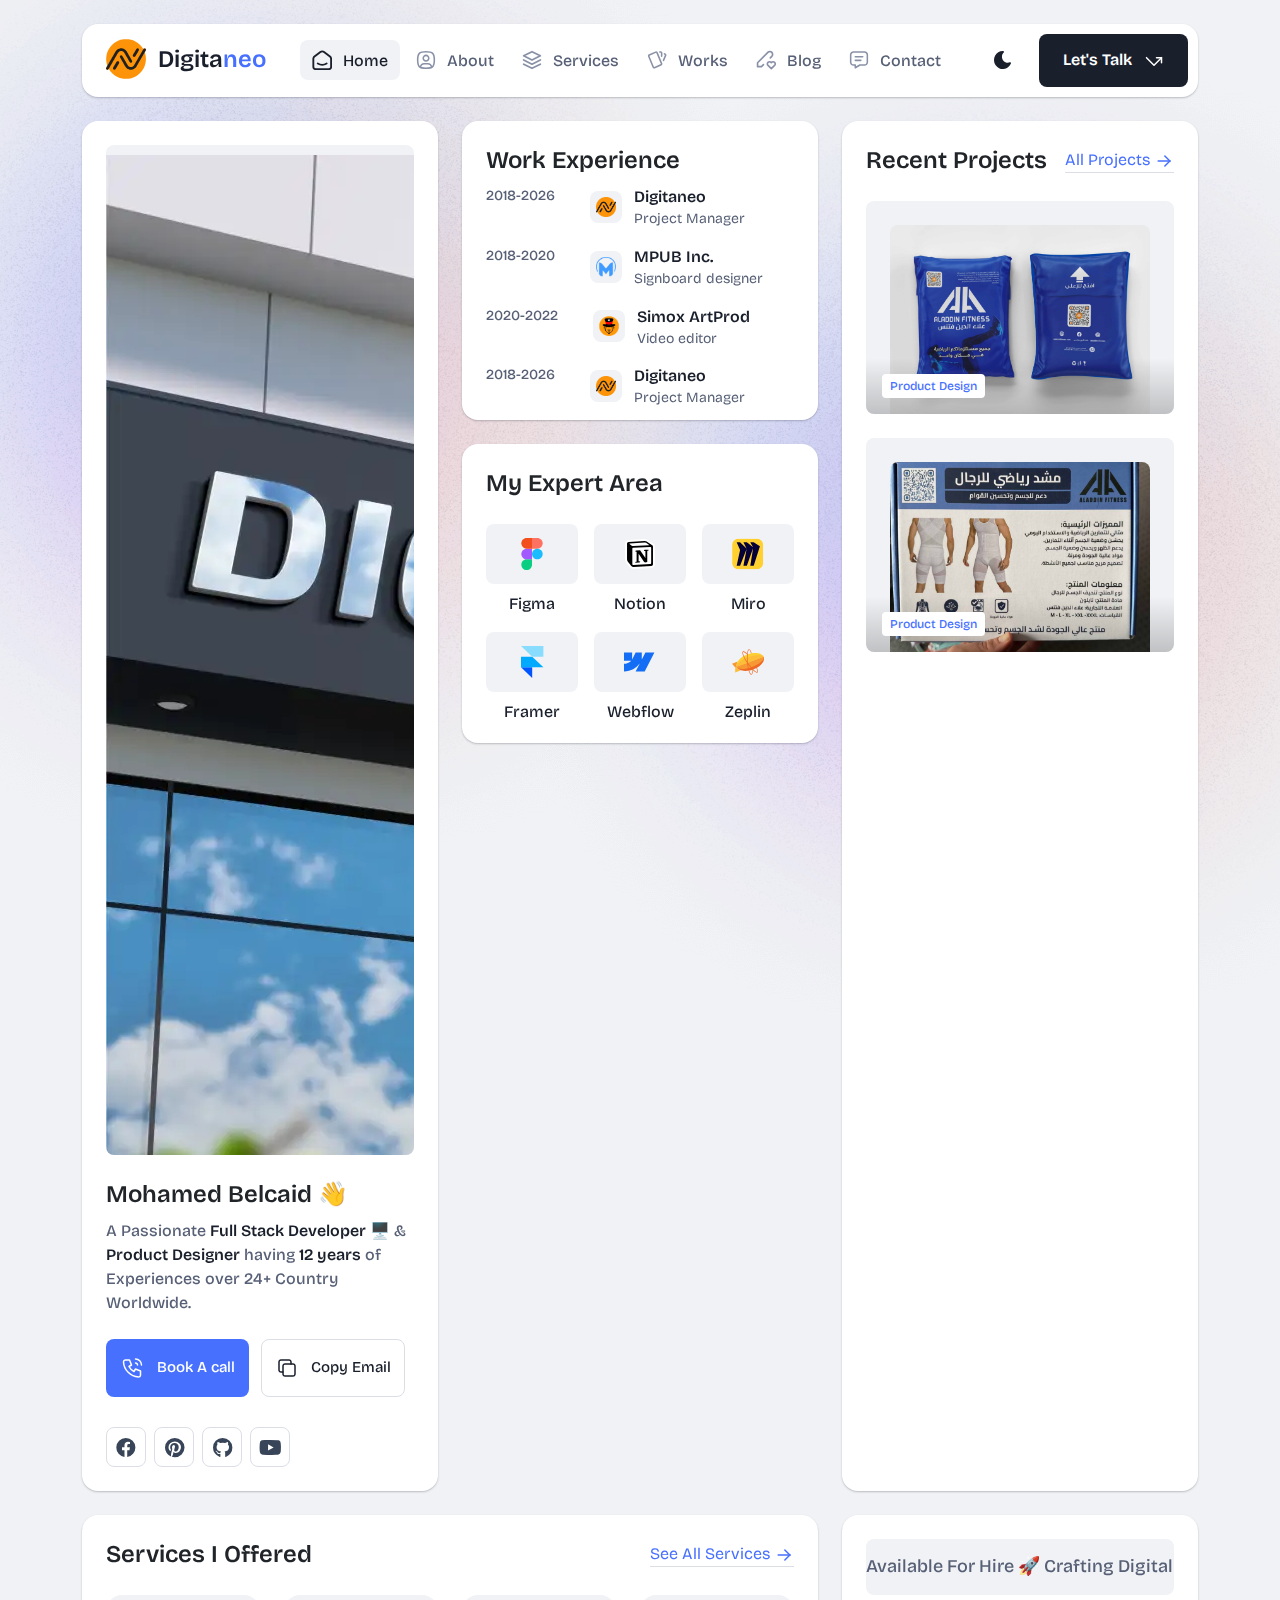
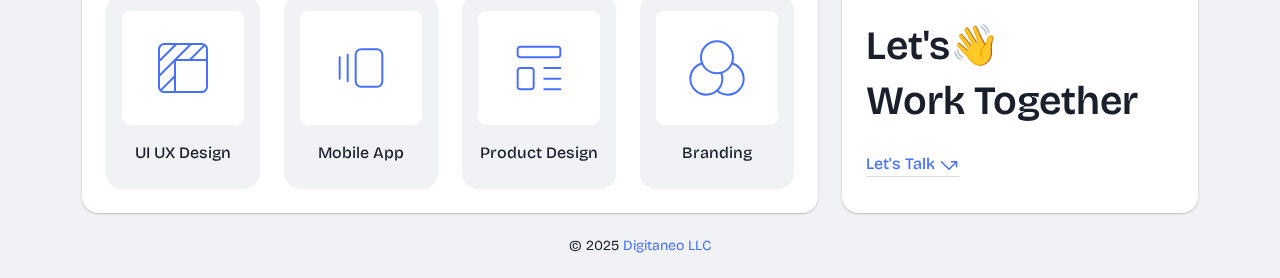
<file: index.html>
<!DOCTYPE html>
<html lang="en">

<head>
  <meta charset="UTF-8">
  <meta http-equiv="X-UA-Compatible" content="IE=edge">
  <title>Home - Digitaneo Portfolio</title>
  <meta name="description" content="Bentofolio - Bootstrap Personal Portfolio Template">
  <meta name="viewport" content="width=device-width, initial-scale=1">

  <link rel="shortcut icon" type="image/x-icon" href="assets/img/favicon.svg">
  <!-- Place favicon.ico in the root directory -->

  <!-- CSS here -->
  <link rel="stylesheet" href="assets/css/bootstrap.min.css">
  <link rel="stylesheet" href="assets/fontawsome/css/all.min.css">
  <link rel="stylesheet" href="assets/fontawsome/css/fontawesome.min.css">
  <link rel="stylesheet" href="assets/css/slick.css">
  <link rel="stylesheet" href="assets/css/magnific-popup.css">
  <link rel="stylesheet" href="assets/css/style.css">
  <link rel="stylesheet" href="assets/css/responsive.css">
</head>

<body>

  <div id="page-content">
    <!-- header part start -->
    <header class="header-area">
      <nav class="navbar">
        <div class="container">
          <div class="menu-container">
            <div class="logo">
              <a class="navbar-brand me-0" href="index.html">
                <svg width="40" height="40" viewBox="0 0 2048 2048">
  <defs>
    <style>
		.s0 { fill: #fd9308 } 
		.s1 { fill: #202020 } 
	</style>
  </defs>
  <path id="Layer" class="s0" d="m996 7h61l40 2 36 3 40 5 42 7 43 9 43 11 42 13 35 12 35 14 21 9 33 15 30 15 23 13 20 11 26 16 36 24 17 12 19 14 18 14 17 14 13 11 14 12 15 14 10 9 42 42 7 8 12 13 9 11 10 11 11 14 10 12 12 16 14 19 14 20 17 26 16 26 11 19v2h2l2-5 7-11 6-7 13-10 10-5 11-3 6-1h20l14 3 9 4 11 7 10 11 9 16 8 20v18l-6 14-13 23-14 25-12 21-15 26-5 9 1 6 12 36 13 46 10 42 8 42 7 49 4 40 2 30 1 28v45l-2 49-3 37-6 47-7 41-8 38-10 39-12 40-10 30-14 37-16 38-18 38-16 31-13 23-13 22-14 22-16 24-14 20-12 16-13 17-13 16-9 11-13 15-12 13-7 8-14 15-33 33-8 7-7 7-8 7-28 24-14 11-15 12-16 12-18 13-33 22-19 12-20 12-23 13-28 15-24 12-36 16-26 11-35 13-36 12-30 9-52 13-40 8-38 6-41 5-36 3-17 1-33 [base64] 7-9 12-6 7-11 9-14 8-13 4h-24l-12-5-13-7-9-7-8-7-11-15-6-11v-26l8-16 11-23 12-23 16-27 10-17 11-18-1-10-12-36-12-42-10-42-9-46-7-49-4-41-2-32-1-28v-43l2-46 3-35 4-34 7-45 7-35 9-38 10-36 12-38 15-41 12-29 11-25 17-35 10-20 13-23 15-26 15-24 17-25 12-17 13-18 14-18 13-16 11-13 9-11 14-15 7-8 12-13 35-35 8-7 14-13 8-7 14-12 17-14 14-11 21-16 17-12 23-16 16-10 19-12 22-13 27-15 29-15 34-16 38-16 29-11 38-13 41-12 44-11 45-9 45-7 36-4 42-3z"/>
  <path id="Layer" class="s1" d="m738 478h79l33 6 29 8 21 8 22 10 21 12 21 14 14 11 13 11 10 9 21 21 7 8 11 13 15 20 11 17 14 24 16 29 29 49 17 29 28 49 15 27 10 17 15 27 16 28 14 25 14 24 28 50 10 17 14 25 12 21 10 18 6 12 5 14 2 9v15l-4 16-4 9-6 10-4 5-12 9-16 7-12 3-15 1-16-3-9-4-11-7-7-7-9-11-14-21-17-29-16-27-14-24-17-29-14-24-15-26-14-24-32-56-15-26-16-28-14-24-15-26-14-24-20-34-21-35-13-21-10-16-9-12-9-10-8-8-15-11-18-10-16-7-15-5-25-6-19-3-12-1h-14l-21 2-22 5-22 8-17 9-13 10-13 12-23 23-18 22-10 16-15 26-14 24-13 23-13 22-14 24-15 26-40 70-15 26-14 24-11 19-9 15-13 22-15 25-14 24-10 17-12 21-12 22-10 18-16 29-9 15-14 23-10 16-14 24-13 23-14 25-13 23-22 38-10 17-15 25-17 29-14 24-10 17-10 18-5 8-7 11-8 10-5 6-11 9-14 8-13 4h-24l-12-5-13-7-9-7-8-7-11-15-6-11v-26l8-16 11-23 12-23 16-27 10-17 11-18 4-8 10-16 16-28 14-25 10-17 14-25 13-22 16-28 10-17 17-28 15-25 15-26 15-27 26-46 15-27 16-27 15-26 17-29 16-27 16-28 14-24 12-21 15-26 16-27 14-25 15-26 14-24 15-26 12-21 12-20 8-12 11-14 12-13 7-8 8-7 11-11 11-9 14-12 19-13 14-9 18-10 21-10 22-8 36-9z"/>
  <path id="Layer" class="s1" d="m1967 483h20l14 3 9 4 11 7 10 11 9 16 8 20v18l-6 14-13 23-14 25-12 21-15 26-11 20-9 15-11 19-28 48-15 26-16 27-9 16-10 17-12 21-10 17-28 48-11 19-42 72-8 14-14 24-16 28-45 78-14 24-16 28-15 26-14 24-13 23-14 24-9 16-10 17-17 29-16 26-9 14-8 11-13 16-14 15-8 8-11 9-13 11-19 13-17 11-21 12-27 13-24 9-21 6-26 5-23 3h-61l-31-5-24-6-24-8-27-12-22-12-19-12-16-12-14-11-15-14-8-7-11-12-9-10-10-13-14-19-15-23-12-20-15-26-13-23-14-25-14-24-14-25-14-24-14-25-48-84-15-26-76-133-15-29-6-15-2-9v-15l3-12 5-12 8-11 7-7 14-9 13-5 8-2h21l12 3 14 7 10 9 9 10 10 14 15 25 14 24 14 25 10 17 14 24 14 25 42 72 11 19 28 48 17 29 15 26 16 27 30 52 25 45 11 18 10 13 9 11 10 10 14 11 14 9 16 8 15 6 17 5 27 5 9 1h39l26-5 17-5 18-8 16-9 16-12 13-12 12-13 12-16 13-20 17-28 15-26 14-25 10-17 12-21 14-24 30-52 12-21 42-72 15-26 16-27 12-21 14-24 30-52 16-27 12-21 14-24 15-26 14-24 16-28 13-23 14-24 13-23 30-52 44-77 12-20 2-4h2l2-5 7-11 6-7 13-10 10-5 11-3z"/>
  <path id="Layer" class="s1" d="m596 1133h22l15 4 12 6 10 9 7 8 8 15 4 14 1 6v16l-3 15-6 17-10 19-24 40-17 29-13 22-10 17-28 48-15 29-10 17-14 22-13 21-12 20-8 12-11 12-9 7-15 7-23 8-6 1h-11l-9-2-18-11-10-8-7-7-7-11-6-16-1-5v-19l4-16 6-15 8-16 8-15 12-21 30-52 17-29 8-13 19-32 15-25 17-29 13-22 17-28 12-18 11-12 13-9 15-7z"/>
  <path id="Layer" class="s1" d="m1613 477h10l15 2 16 7 13 10 8 10 8 16 3 12 1 7v17l-4 17-5 12-10 18-13 22-28 48-17 29-14 24-20 34-14 24-15 26-17 29-17 28-12 17-9 10-13 10-16 8-15 4h-18l-14-4-12-6-13-11-11-16-6-15-2-8v-21l4-16 6-15 9-17 9-15 17-29 20-34 11-19 12-20 34-58 16-27 17-29 12-20 11-18 9-12 12-12 15-10 14-6 6-2z"/>
                    class="logo-icon" />
                </svg>







                <span>Digita<span class="primary">neo</span></span>
              </a>
            </div>
            <div class="navbar-main d-flex flex-grow-1">
              <div class="logo inner-logo d-block d-xl-none">
                <a class="navbar-brand me-0" href="index.html">
                  <svg width="40" height="40" viewBox="0 0 2048 2048">
  <defs>
    <style>
		.s0 { fill: #fd9308 } 
		.s1 { fill: #202020 } 
	</style>
  </defs>
  <path id="Layer" class="s0" d="m996 7h61l40 2 36 3 40 5 42 7 43 9 43 11 42 13 35 12 35 14 21 9 33 15 30 15 23 13 20 11 26 16 36 24 17 12 19 14 18 14 17 14 13 11 14 12 15 14 10 9 42 42 7 8 12 13 9 11 10 11 11 14 10 12 12 16 14 19 14 20 17 26 16 26 11 19v2h2l2-5 7-11 6-7 13-10 10-5 11-3 6-1h20l14 3 9 4 11 7 10 11 9 16 8 20v18l-6 14-13 23-14 25-12 21-15 26-5 9 1 6 12 36 13 46 10 42 8 42 7 49 4 40 2 30 1 28v45l-2 49-3 37-6 47-7 41-8 38-10 39-12 40-10 30-14 37-16 38-18 38-16 31-13 23-13 22-14 22-16 24-14 20-12 16-13 17-13 16-9 11-13 15-12 13-7 8-14 15-33 33-8 7-7 7-8 7-28 24-14 11-15 12-16 12-18 13-33 22-19 12-20 12-23 13-28 15-24 12-36 16-26 11-35 13-36 12-30 9-52 13-40 8-38 6-41 5-36 3-17 1-33 [base64] 7-9 12-6 7-11 9-14 8-13 4h-24l-12-5-13-7-9-7-8-7-11-15-6-11v-26l8-16 11-23 12-23 16-27 10-17 11-18-1-10-12-36-12-42-10-42-9-46-7-49-4-41-2-32-1-28v-43l2-46 3-35 4-34 7-45 7-35 9-38 10-36 12-38 15-41 12-29 11-25 17-35 10-20 13-23 15-26 15-24 17-25 12-17 13-18 14-18 13-16 11-13 9-11 14-15 7-8 12-13 35-35 8-7 14-13 8-7 14-12 17-14 14-11 21-16 17-12 23-16 16-10 19-12 22-13 27-15 29-15 34-16 38-16 29-11 38-13 41-12 44-11 45-9 45-7 36-4 42-3z"/>
  <path id="Layer" class="s1" d="m738 478h79l33 6 29 8 21 8 22 10 21 12 21 14 14 11 13 11 10 9 21 21 7 8 11 13 15 20 11 17 14 24 16 29 29 49 17 29 28 49 15 27 10 17 15 27 16 28 14 25 14 24 28 50 10 17 14 25 12 21 10 18 6 12 5 14 2 9v15l-4 16-4 9-6 10-4 5-12 9-16 7-12 3-15 1-16-3-9-4-11-7-7-7-9-11-14-21-17-29-16-27-14-24-17-29-14-24-15-26-14-24-32-56-15-26-16-28-14-24-15-26-14-24-20-34-21-35-13-21-10-16-9-12-9-10-8-8-15-11-18-10-16-7-15-5-25-6-19-3-12-1h-14l-21 2-22 5-22 8-17 9-13 10-13 12-23 23-18 22-10 16-15 26-14 24-13 23-13 22-14 24-15 26-40 70-15 26-14 24-11 19-9 15-13 22-15 25-14 24-10 17-12 21-12 22-10 18-16 29-9 15-14 23-10 16-14 24-13 23-14 25-13 23-22 38-10 17-15 25-17 29-14 24-10 17-10 18-5 8-7 11-8 10-5 6-11 9-14 8-13 4h-24l-12-5-13-7-9-7-8-7-11-15-6-11v-26l8-16 11-23 12-23 16-27 10-17 11-18 4-8 10-16 16-28 14-25 10-17 14-25 13-22 16-28 10-17 17-28 15-25 15-26 15-27 26-46 15-27 16-27 15-26 17-29 16-27 16-28 14-24 12-21 15-26 16-27 14-25 15-26 14-24 15-26 12-21 12-20 8-12 11-14 12-13 7-8 8-7 11-11 11-9 14-12 19-13 14-9 18-10 21-10 22-8 36-9z"/>
  <path id="Layer" class="s1" d="m1967 483h20l14 3 9 4 11 7 10 11 9 16 8 20v18l-6 14-13 23-14 25-12 21-15 26-11 20-9 15-11 19-28 48-15 26-16 27-9 16-10 17-12 21-10 17-28 48-11 19-42 72-8 14-14 24-16 28-45 78-14 24-16 28-15 26-14 24-13 23-14 24-9 16-10 17-17 29-16 26-9 14-8 11-13 16-14 15-8 8-11 9-13 11-19 13-17 11-21 12-27 13-24 9-21 6-26 5-23 3h-61l-31-5-24-6-24-8-27-12-22-12-19-12-16-12-14-11-15-14-8-7-11-12-9-10-10-13-14-19-15-23-12-20-15-26-13-23-14-25-14-24-14-25-14-24-14-25-48-84-15-26-76-133-15-29-6-15-2-9v-15l3-12 5-12 8-11 7-7 14-9 13-5 8-2h21l12 3 14 7 10 9 9 10 10 14 15 25 14 24 14 25 10 17 14 24 14 25 42 72 11 19 28 48 17 29 15 26 16 27 30 52 25 45 11 18 10 13 9 11 10 10 14 11 14 9 16 8 15 6 17 5 27 5 9 1h39l26-5 17-5 18-8 16-9 16-12 13-12 12-13 12-16 13-20 17-28 15-26 14-25 10-17 12-21 14-24 30-52 12-21 42-72 15-26 16-27 12-21 14-24 30-52 16-27 12-21 14-24 15-26 14-24 16-28 13-23 14-24 13-23 30-52 44-77 12-20 2-4h2l2-5 7-11 6-7 13-10 10-5 11-3z"/>
  <path id="Layer" class="s1" d="m596 1133h22l15 4 12 6 10 9 7 8 8 15 4 14 1 6v16l-3 15-6 17-10 19-24 40-17 29-13 22-10 17-28 48-15 29-10 17-14 22-13 21-12 20-8 12-11 12-9 7-15 7-23 8-6 1h-11l-9-2-18-11-10-8-7-7-7-11-6-16-1-5v-19l4-16 6-15 8-16 8-15 12-21 30-52 17-29 8-13 19-32 15-25 17-29 13-22 17-28 12-18 11-12 13-9 15-7z"/>
  <path id="Layer" class="s1" d="m1613 477h10l15 2 16 7 13 10 8 10 8 16 3 12 1 7v17l-4 17-5 12-10 18-13 22-28 48-17 29-14 24-20 34-14 24-15 26-17 29-17 28-12 17-9 10-13 10-16 8-15 4h-18l-14-4-12-6-13-11-11-16-6-15-2-8v-21l4-16 6-15 9-17 9-15 17-29 20-34 11-19 12-20 34-58 16-27 17-29 12-20 11-18 9-12 12-12 15-10 14-6 6-2z"/>
                    class="logo-icon" />
                </svg>
                  <span>Digita<span class="primary">neo</span></span>
                </a>
              </div>
              <ul class="navbar-info mx-auto">
                <li class="nav-item">
                  <a class="nav-link active" aria-current="page" href="index.html">
                    <svg class="nav-icon" viewBox="0 0 15 15" fill="none" xmlns="http://www.w3.org/2000/svg">
                      <path
                        d="M13.475 4.92481L9.03083 1.46814C8.64082 1.16473 8.1608 1 7.66667 1C7.17254 1 6.69251 1.16473 6.3025 1.46814L1.8575 4.92481C1.59037 5.13254 1.37424 5.39858 1.22563 5.7026C1.07701 6.00662 0.99984 6.34058 1 6.67897V12.679C1 13.121 1.17559 13.5449 1.48816 13.8575C1.80072 14.17 2.22464 14.3456 2.66667 14.3456H12.6667C13.1087 14.3456 13.5326 14.17 13.8452 13.8575C14.1577 13.5449 14.3333 13.121 14.3333 12.679V6.67897C14.3333 5.99314 14.0167 5.34564 13.475 4.92481Z"
                        stroke-width="1.4" stroke-linecap="round" stroke-linejoin="round" />
                      <path d="M10.9753 10.1665C9.13359 11.2773 6.14859 11.2773 4.30859 10.1665" stroke-width="1.4"
                        stroke-linecap="round" stroke-linejoin="round" />
                    </svg>
                    <span>Home</span>
                  </a>
                </li>
                <li class="nav-item">
                  <a class="nav-link" href="about.html">
                    <svg class="nav-icon" viewBox="0 0 18 18" fill="none" xmlns="http://www.w3.org/2000/svg">
                      <path
                        d="M9 9.8335C9.66304 9.8335 10.2989 9.5701 10.7678 9.10126C11.2366 8.63242 11.5 7.99654 11.5 7.3335C11.5 6.67045 11.2366 6.03457 10.7678 5.56573C10.2989 5.09689 9.66304 4.8335 9 4.8335C8.33696 4.8335 7.70107 5.09689 7.23223 5.56573C6.76339 6.03457 6.5 6.67045 6.5 7.3335C6.5 7.99654 6.76339 8.63242 7.23223 9.10126C7.70107 9.5701 8.33696 9.8335 9 9.8335Z"
                        stroke-width="1.4" stroke-linecap="round" stroke-linejoin="round" />
                      <path
                        d="M9 1.5C15 1.5 16.5 3 16.5 9C16.5 15 15 16.5 9 16.5C3 16.5 1.5 15 1.5 9C1.5 3 3 1.5 9 1.5Z"
                        stroke-width="1.4" stroke-linecap="round" stroke-linejoin="round" />
                      <path
                        d="M4 15.7085V15.6668C4 14.7828 4.35119 13.9349 4.97631 13.3098C5.60143 12.6847 6.44928 12.3335 7.33333 12.3335H10.6667C11.5507 12.3335 12.3986 12.6847 13.0237 13.3098C13.6488 13.9349 14 14.7828 14 15.6668V15.7085"
                        stroke-width="1.4" stroke-linecap="round" stroke-linejoin="round" />
                    </svg>
                    About
                  </a>
                </li>
                <li class="nav-item">
                  <a class="nav-link" href="services.html">
                    <svg class="nav-icon" viewBox="0 0 16 16" fill="none" xmlns="http://www.w3.org/2000/svg">
                      <path d="M7.99967 1.3335L1.33301 4.66683L7.99967 8.00016L14.6663 4.66683L7.99967 1.3335Z"
                        stroke-width="1.4" stroke-linecap="round" stroke-linejoin="round" />
                      <path d="M1.33301 8L7.99967 11.3333L14.6663 8" stroke-width="1.4" stroke-linecap="round"
                        stroke-linejoin="round" />
                      <path d="M1.33301 11.3335L7.99967 14.6668L14.6663 11.3335" stroke-width="1.4"
                        stroke-linecap="round" stroke-linejoin="round" />
                    </svg>
                    Services
                  </a>
                </li>
                <li class="nav-item">
                  <a class="nav-link" href="portfolio/works.html">
                    <svg class="nav-icon" viewBox="0 0 18 17" fill="none" xmlns="http://www.w3.org/2000/svg">
                      <path
                        d="M2.00326 3.99733L7.95159 1.40649C8.04974 1.36442 8.15533 1.34243 8.26212 1.34181C8.3689 1.34119 8.47473 1.36196 8.57337 1.40289C8.67201 1.44382 8.76145 1.50408 8.83642 1.58013C8.9114 1.65617 8.97039 1.74646 9.00992 1.84566L13.1133 11.764C13.1985 11.9651 13.2014 12.1917 13.1213 12.3949C13.0412 12.5982 12.8845 12.7618 12.6849 12.8507L6.73742 15.4415C6.63922 15.4837 6.53356 15.5058 6.42668 15.5065C6.3198 15.5072 6.21387 15.4864 6.11514 15.4455C6.0164 15.4046 5.92688 15.3442 5.85184 15.2681C5.7768 15.192 5.71778 15.1016 5.67826 15.0023L1.57492 5.08316C1.48963 4.88204 1.48673 4.65546 1.56684 4.45222C1.64696 4.24898 1.80367 4.08616 2.00326 3.99733Z"
                        stroke-width="1.4" stroke-linecap="round" stroke-linejoin="round" />
                      <path
                        d="M11.5 1.3335H12.3333C12.5543 1.3335 12.7663 1.42129 12.9226 1.57757C13.0789 1.73385 13.1667 1.94582 13.1667 2.16683V5.0835"
                        stroke-width="1.4" stroke-linecap="round" stroke-linejoin="round" />
                      <path
                        d="M15.6663 3C15.8863 3.09333 16.0997 3.18083 16.3063 3.2625C16.5098 3.34882 16.6706 3.51241 16.7534 3.71729C16.8362 3.92217 16.8343 4.15155 16.748 4.355L14.833 8.83334"
                        stroke-width="1.4" stroke-linecap="round" stroke-linejoin="round" />
                    </svg>
                    Works
                  </a>
                </li>
                <li class="nav-item">
                  <a class="nav-link" href="./Blog/Page-1.html">
                    <svg class="nav-icon" viewBox="0 0 17 16" fill="none" xmlns="http://www.w3.org/2000/svg">
                      <path
                        d="M12.1663 6.16676L13.4163 4.91676C13.6352 4.69789 13.8088 4.43805 13.9273 4.15208C14.0457 3.86612 14.1067 3.55962 14.1067 3.25009C14.1067 2.94056 14.0457 2.63406 13.9273 2.3481C13.8088 2.06213 13.6352 1.80229 13.4163 1.58342C13.1975 1.36455 12.9376 1.19094 12.6517 1.07248C12.3657 0.954033 12.0592 0.893066 11.7497 0.893066C11.4401 0.893066 11.1336 0.954033 10.8477 1.07248C10.5617 1.19094 10.3019 1.36455 10.083 1.58342L1.33301 10.3334V13.6668H4.66634L6.33301 12.0001"
                        stroke-width="1.4" stroke-linecap="round" stroke-linejoin="round" />
                      <path
                        d="M13.0004 15.3335L15.7921 12.5968C15.9633 12.4307 16.0995 12.232 16.1926 12.0124C16.2857 11.7927 16.3339 11.5567 16.3343 11.3181C16.3347 11.0796 16.2873 10.8434 16.1948 10.6235C16.1024 10.4035 15.9669 10.2044 15.7963 10.0377C15.448 9.69712 14.9806 9.50602 14.4935 9.50509C14.0065 9.50415 13.5383 9.69346 13.1888 10.0327L13.0021 10.216L12.8163 10.0327C12.4681 9.69237 12.0008 9.50143 11.5139 9.50049C11.0271 9.49956 10.5591 9.68871 10.2096 10.0277C10.0383 10.1937 9.9021 10.3924 9.80891 10.612C9.71572 10.8316 9.66746 11.0677 9.667 11.3062C9.66653 11.5447 9.71386 11.781 9.80619 12.0009C9.89853 12.2209 10.034 12.4201 10.2046 12.5868L13.0004 15.3335Z"
                        stroke-width="1.4" stroke-linecap="round" stroke-linejoin="round" />
                    </svg>
                    Blog
                  </a>
                </li>
                <li class="nav-item">
                  <a class="nav-link" href="contact.html">
                    <svg class="nav-icon" viewBox="0 0 18 17" fill="none" xmlns="http://www.w3.org/2000/svg">
                      <path d="M5.66699 5.5H12.3337" stroke-width="1.4" stroke-linecap="round"
                        stroke-linejoin="round" />
                      <path d="M5.66699 8.8335H10.667" stroke-width="1.4" stroke-linecap="round"
                        stroke-linejoin="round" />
                      <path
                        d="M14 1.3335C14.663 1.3335 15.2989 1.59689 15.7678 2.06573C16.2366 2.53457 16.5 3.17045 16.5 3.8335V10.5002C16.5 11.1632 16.2366 11.7991 15.7678 12.2679C15.2989 12.7368 14.663 13.0002 14 13.0002H9.83333L5.66667 15.5002V13.0002H4C3.33696 13.0002 2.70107 12.7368 2.23223 12.2679C1.76339 11.7991 1.5 11.1632 1.5 10.5002V3.8335C1.5 3.17045 1.76339 2.53457 2.23223 2.06573C2.70107 1.59689 3.33696 1.3335 4 1.3335H14Z"
                        stroke-width="1.4" stroke-linecap="round" stroke-linejoin="round" />
                    </svg>
                    Contact
                  </a>
                </li>
              </ul>
              <div class="header-right-info d-flex align-items-center">
                <button class="theme-control-btn">
                  <span class="dark">
                    <svg width="24" height="24" viewBox="0 0 24 24" fill="none" xmlns="http://www.w3.org/2000/svg">
                      <path
                        d="M11.8005 3C10.207 3.0003 8.64356 3.44286 7.27683 4.28049C5.91011 5.11811 4.79139 6.31937 4.04002 7.75612C3.28865 9.19288 2.93281 10.8112 3.01046 12.4386C3.08811 14.0659 3.59633 15.6411 4.48091 16.9963C5.3655 18.3514 6.59326 19.4356 8.03324 20.1333C9.47322 20.8309 11.0714 21.1157 12.6573 20.9574C14.2432 20.7991 15.7573 20.2036 17.0381 19.2344C18.319 18.2652 19.3185 16.9587 19.9301 15.4542C20.2302 14.7162 19.5111 13.9746 18.7875 14.2752C17.5475 14.7888 16.1706 14.8418 14.8963 14.425C13.622 14.0082 12.5308 13.1479 11.8126 11.9937C11.0943 10.8396 10.7943 9.4645 10.9648 8.10764C11.1353 6.75077 11.7655 5.49792 12.7458 4.5669L12.8136 4.4949C13.2986 3.9279 12.913 3.0072 12.1464 3.0072H11.9122L11.8524 3.0018L11.7996 3H11.8005Z"
                        fill="#1A1F2C" />
                    </svg>
                    <small class="theme-text d-block d-xl-none">Change appearance</small>
                  </span>
                  <span class="light">
                    <svg width="24" height="24" viewBox="0 0 24 24" fill="none" xmlns="http://www.w3.org/2000/svg">
                      <path
                        d="M12 19C12.2449 19 12.4813 19.09 12.6644 19.2527C12.8474 19.4155 12.9643 19.6397 12.993 19.883L13 20V21C12.9997 21.2549 12.9021 21.5 12.7272 21.6854C12.5522 21.8707 12.313 21.9822 12.0586 21.9972C11.8042 22.0121 11.5536 21.9293 11.3582 21.7657C11.1627 21.6021 11.0371 21.3701 11.007 21.117L11 21V20C11 19.7348 11.1054 19.4804 11.2929 19.2929C11.4804 19.1054 11.7348 19 12 19Z"
                        fill="#FD7E41" />
                      <path
                        d="M18.3127 16.9099L18.4067 16.9929L19.1067 17.6929C19.2861 17.8729 19.3902 18.1144 19.398 18.3683C19.4057 18.6223 19.3165 18.8697 19.1485 19.0602C18.9804 19.2508 18.7462 19.3702 18.4933 19.3943C18.2403 19.4184 17.9877 19.3454 17.7867 19.1899L17.6927 19.1069L16.9927 18.4069C16.8202 18.2347 16.7165 18.0053 16.7012 17.7619C16.6859 17.5186 16.76 17.278 16.9097 17.0855C17.0593 16.893 17.2741 16.7618 17.5137 16.7166C17.7533 16.6713 18.0012 16.7152 18.2107 16.8399L18.3127 16.9099Z"
                        fill="#FD7E41" />
                      <path
                        d="M7.00747 16.993C7.17965 17.1652 7.28308 17.3943 7.29836 17.6373C7.31364 17.8803 7.23972 18.1206 7.09047 18.313L7.00747 18.407L6.30747 19.107C6.12751 19.2863 5.88604 19.3905 5.63209 19.3982C5.37814 19.406 5.13076 19.3168 4.94019 19.1487C4.74963 18.9807 4.63017 18.7464 4.60607 18.4935C4.58198 18.2406 4.65506 17.988 4.81047 17.787L4.89347 17.693L5.59347 16.993C5.781 16.8055 6.03531 16.7002 6.30047 16.7002C6.56563 16.7002 6.81994 16.8055 7.00747 16.993Z"
                        fill="#FD7E41" />
                      <path
                        d="M3.99987 11C4.25475 11.0003 4.4999 11.0979 4.68524 11.2728C4.87057 11.4478 4.9821 11.687 4.99704 11.9414C5.01198 12.1958 4.92919 12.4464 4.7656 12.6418C4.60201 12.8373 4.36996 12.9629 4.11687 12.993L3.99987 13H2.99987C2.74499 12.9997 2.49984 12.9021 2.3145 12.7272C2.12916 12.5522 2.01763 12.313 2.0027 12.0586C1.98776 11.8042 2.07054 11.5536 2.23413 11.3582C2.39772 11.1627 2.62977 11.0371 2.88287 11.007L2.99987 11H3.99987Z"
                        fill="#FD7E41" />
                      <path
                        d="M20.9999 11C21.2547 11.0003 21.4999 11.0979 21.6852 11.2728C21.8706 11.4478 21.9821 11.687 21.997 11.9414C22.012 12.1958 21.9292 12.4464 21.7656 12.6418C21.602 12.8373 21.37 12.9629 21.1169 12.993L20.9999 13H19.9999C19.745 12.9997 19.4998 12.9021 19.3145 12.7272C19.1292 12.5522 19.0176 12.313 19.0027 12.0586C18.9878 11.8042 19.0705 11.5536 19.2341 11.3582C19.3977 11.1627 19.6298 11.0371 19.8829 11.007L19.9999 11H20.9999Z"
                        fill="#FD7E41" />
                      <path
                        d="M6.21264 4.80985L6.30664 4.89285L7.00664 5.59285C7.18599 5.77281 7.29011 6.01429 7.29787 6.26824C7.30562 6.52219 7.21642 6.76957 7.04839 6.96013C6.88036 7.1507 6.64609 7.27016 6.39316 7.29425C6.14024 7.31834 5.88763 7.24526 5.68664 7.08985L5.59264 7.00685L4.89264 6.30685C4.72073 6.13453 4.61757 5.90543 4.6025 5.66248C4.58744 5.41954 4.6615 5.17945 4.8108 4.98721C4.9601 4.79497 5.1744 4.66378 5.41351 4.61824C5.65262 4.57271 5.90013 4.61594 6.10964 4.73985L6.21264 4.80985Z"
                        fill="#FD7E41" />
                      <path
                        d="M19.1071 4.89288C19.2793 5.06508 19.3827 5.29418 19.398 5.5372C19.4132 5.78023 19.3393 6.02048 19.1901 6.21288L19.1071 6.30688L18.4071 7.00688C18.2271 7.18623 17.9856 7.29036 17.7317 7.29811C17.4777 7.30587 17.2304 7.21667 17.0398 7.04864C16.8492 6.8806 16.7298 6.64633 16.7057 6.39341C16.6816 6.14049 16.7547 5.88788 16.9101 5.68688L16.9931 5.59288L17.6931 4.89288C17.8806 4.70541 18.1349 4.6001 18.4001 4.6001C18.6652 4.6001 18.9196 4.70541 19.1071 4.89288Z"
                        fill="#FD7E41" />
                      <path
                        d="M12 2C12.2449 2.00003 12.4813 2.08996 12.6644 2.25272C12.8474 2.41547 12.9643 2.63975 12.993 2.883L13 3V4C12.9997 4.25488 12.9021 4.50003 12.7272 4.68537C12.5522 4.8707 12.313 4.98223 12.0586 4.99717C11.8042 5.01211 11.5536 4.92933 11.3582 4.76573C11.1627 4.60214 11.0371 4.3701 11.007 4.117L11 4V3C11 2.73478 11.1054 2.48043 11.2929 2.29289C11.4804 2.10536 11.7348 2 12 2Z"
                        fill="#FD7E41" />
                      <path
                        d="M12 7C12.9797 6.99994 13.9378 7.28769 14.7553 7.8275C15.5729 8.36731 16.2138 9.1354 16.5986 10.0364C16.9833 10.9373 17.0949 11.9315 16.9195 12.8953C16.7441 13.8592 16.2893 14.7502 15.6118 15.4579C14.9343 16.1655 14.0638 16.6585 13.1085 16.8756C12.1532 17.0928 11.1552 17.0245 10.2383 16.6793C9.3215 16.334 8.52629 15.7271 7.95146 14.9338C7.37663 14.1405 7.04752 13.1958 7.005 12.217L7 12L7.005 11.783C7.06092 10.4958 7.61161 9.27978 8.54222 8.38866C9.47284 7.49754 10.7115 7.00007 12 7Z"
                        fill="#FD7E41" />
                    </svg>
                    <small class="theme-text d-block d-xl-none">Change appearance</small>
                  </span>
                </button>
                <a href="contact.html" class="lets-talk-btn">
                  Let's Talk
                  <svg class="icon" width="20" height="20" viewBox="0 0 20 20" fill="none"
                    xmlns="http://www.w3.org/2000/svg">
                    <path d="M17.5 11.6665V6.6665H12.5" stroke="white" stroke-width="1.5" stroke-linecap="round"
                      stroke-linejoin="round" />
                    <path d="M17.5 6.6665L10 14.1665L2.5 6.6665" stroke="white" stroke-width="1.5"
                      stroke-linecap="round" stroke-linejoin="round" />
                  </svg>
                </a>
              </div>
            </div>
            <div class="mobile-menu-overlay d-block d-lg-none"></div>
            <div class="mobile-menu-control-bar d-block d-xl-none">
              <button class="mobile-menu-control-bar">
                <i class="fas fa-bars"></i>
              </button>
            </div>
          </div>
        </div>
      </nav>
    </header>
    <!-- header part end -->

    <!-- main area part start -->
    <main>
      <section class="home-area">
        <div class="container">
          <div class="row g-4">
            <div class="col-xl-4">
              <div class="card profile-card">
                <div class="card-body">
                  <div class="image text-center">
                    <img src="assets/img/images/pr1.webp" alt="profile">
                  </div>
                  <div class="text">
                    <h3 class="card-title">Mohamed Belcaid 👋</h3>
                    <p>A Passionate <span>Full Stack Developer</span> 🖥️ & <span>Product Designer</span> having
                      <span>12
                        years</span> of Experiences over 24+
                      Country Worldwide.</p>
                    <div class="common-button-groups">
                      <a class="btn btn-call" href="tel:+212705507060">
                        <svg class="icon" width="25" height="24" viewBox="0 0 25 24" fill="none"
                          xmlns="http://www.w3.org/2000/svg">
                          <path
                            d="M5.5 4H9.5L11.5 9L9 10.5C10.071 12.6715 11.8285 14.429 14 15.5L15.5 13L20.5 15V19C20.5 19.5304 20.2893 20.0391 19.9142 20.4142C19.5391 20.7893 19.0304 21 18.5 21C14.5993 20.763 10.9202 19.1065 8.15683 16.3432C5.3935 13.5798 3.73705 9.90074 3.5 6C3.5 5.46957 3.71071 4.96086 4.08579 4.58579C4.46086 4.21071 4.96957 4 5.5 4Z"
                            stroke="white" stroke-width="1.5" stroke-linecap="round" stroke-linejoin="round" />
                          <path
                            d="M15.5 7C16.0304 7 16.5391 7.21071 16.9142 7.58579C17.2893 7.96086 17.5 8.46957 17.5 9"
                            stroke="white" stroke-width="1.5" stroke-linecap="round" stroke-linejoin="round" />
                          <path d="M15.5 3C17.0913 3 18.6174 3.63214 19.7426 4.75736C20.8679 5.88258 21.5 7.4087 21.5 9"
                            stroke="white" stroke-width="1.5" stroke-linecap="round" stroke-linejoin="round" />
                        </svg>
                        Book A call
                      </a>
                      <button class="btn btn-copy" data-clipboard-text="contact@digitaneo.com">
                        <svg class="icon" width="24" height="24" viewBox="0 0 24 24" fill="none"
                          xmlns="http://www.w3.org/2000/svg">
                          <path
                            d="M8 10C8 9.46957 8.21071 8.96086 8.58579 8.58579C8.96086 8.21071 9.46957 8 10 8H18C18.5304 8 19.0391 8.21071 19.4142 8.58579C19.7893 8.96086 20 9.46957 20 10V18C20 18.5304 19.7893 19.0391 19.4142 19.4142C19.0391 19.7893 18.5304 20 18 20H10C9.46957 20 8.96086 19.7893 8.58579 19.4142C8.21071 19.0391 8 18.5304 8 18V10Z"
                            stroke-width="1.5" stroke-linecap="round" stroke-linejoin="round" />
                          <path
                            d="M16 8V6C16 5.46957 15.7893 4.96086 15.4142 4.58579C15.0391 4.21071 14.5304 4 14 4H6C5.46957 4 4.96086 4.21071 4.58579 4.58579C4.21071 4.96086 4 5.46957 4 6V14C4 14.5304 4.21071 15.0391 4.58579 15.4142C4.96086 15.7893 5.46957 16 6 16H8"
                            stroke-width="1.5" stroke-linecap="round" stroke-linejoin="round" />
                        </svg>
                        Copy Email
                      </button>
                    </div>
                    <div class="social-media-icon">
                      <ul class="list-unstyled">
                        <li><a href="https://facebook.com/digitaneo"><i class="fab fa-facebook"></i></a></li>
                        <li><a href="https://pinterest.com/digitaneo"><i class="fab fa-pinterest"></i></a></li>
                        <li><a href="https://github.com/Digitaneo"><i class="fab fa-github"></i></a></li>
                        <li><a href="https://www.youtube.com/@Digitaneo"><i class="fab fa-youtube"></i></a></li>
                      </ul>
                    </div>
                  </div>
                </div>
              </div>
            </div>
            <div class="col-xl-4">
              <div class="row g-4">
                <div class="col-lg-12">
                  <div class="card">
                    <div class="card-body work-experiance-card">
                      <h3 class="card-title">Work Experience</h3>
                      <div class="work-experiance-main">
                        <ul class="work-experiance-slider list-unstyled">
                          <li>
                            <div class="date">
                              <p>2018-2026</p>
                            </div>
                            <div class="info">
                              <div class="icon">
                                <img src="assets/img/icons/Digitaneo.svg" alt="Digitaneo">
                              </div>
                              <div class="text">
                                <h4 class="title">Digitaneo</h4>
                                <h6 class="subtitle">Project Manager</h6>
                              </div>
                            </div>
                          </li>
                          <li>
                            <div class="date">
                              <p>2018-2020</p>
                            </div>
                            <div class="info">
                              <div class="icon">
                                <img src="assets/img/icons/MPUB.svg" alt="MPUB">
                              </div>
                              <div class="text">
                                <h4 class="title">MPUB Inc.
                                </h4>
                                <h6 class="subtitle">Signboard designer

                                </h6>
                              </div>
                            </div>
                          </li>
                          <li>
                            <div class="date">
                              <p>2020-2022</p>
                            </div>
                            <div class="info">
                              <div class="icon">
                                <img src="assets/img/icons/Simox ArtProd.svg" alt="Simox ArtProd">
                              </div>
                              <div class="text">
                                <h4 class="title">Simox ArtProd
                                </h4>
                                <h6 class="subtitle">Video editor
                                </h6>
                              </div>
                            </div>
                          </li>
                          <li>
                            <div class="date">
                              <p>2018-2026</p>
                            </div>
                            <div class="info">
                              <div class="icon">
                                <img src="assets/img/icons/Digitaneo.svg" alt="Digitaneo">
                              </div>
                              <div class="text">
                                <h4 class="title">Digitaneo</h4>
                                <h6 class="subtitle">Project Manager</h6>
                              </div>
                            </div>
                          </li>
                        </ul>
                        <ul class="work-experiance-slider list-unstyled">
                          <li>
                            <div class="date">
                              <p>2018-2026</p>
                            </div>
                            <div class="info">
                              <div class="icon">
                                <img src="assets/img/icons/Digitaneo.svg" alt="Digitaneo">
                              </div>
                              <div class="text">
                                <h4 class="title">Digitaneo</h4>
                                <h6 class="subtitle">Project Manager</h6>
                              </div>
                            </div>
                          </li>
                          <li>
                            <div class="date">
                              <p>2018-2020</p>
                            </div>
                            <div class="info">
                              <div class="icon">
                                <img src="assets/img/icons/MPUB.svg" alt="MPUB">
                              </div>
                              <div class="text">
                                <h4 class="title">MPUB Inc.
                                </h4>
                                <h6 class="subtitle">Signboard designer

                                </h6>
                              </div>
                            </div>
                          </li>
                          <li>
                            <div class="date">
                              <p>2020-2022</p>
                            </div>
                            <div class="info">
                              <div class="icon">
                                <img src="assets/img/icons/Simox ArtProd.svg" alt="Simox ArtProd">
                              </div>
                              <div class="text">
                                <h4 class="title">Simox ArtProd
                                </h4>
                                <h6 class="subtitle">Video editor
                                </h6>
                              </div>
                            </div>
                          </li>
                          <li>
                            <div class="date">
                              <p>2018-2026</p>
                            </div>
                            <div class="info">
                              <div class="icon">
                                <img src="assets/img/icons/Digitaneo.svg" alt="Digitaneo">
                              </div>
                              <div class="text">
                                <h4 class="title">Digitaneo</h4>
                                <h6 class="subtitle">Project Manager</h6>
                              </div>
                            </div>
                          </li>
                        </ul>
                      </div>
                    </div>
                  </div>
                </div>
                <div class="col-lg-12">
                  <div class="card expertise-card">
                    <div class="card-body">
                      <h3 class="card-title">My Expert Area
                      </h3>
                      <div class="expertise-main mt-24">
                        <div class="row g-3">
                          <div class="col-xl-4 col-md-4 col-sm-6 col-6">
                            <div class="expertise-item">
                              <div class="image text-center">
                                <img src="assets/img/icons/figma.svg" alt="figma">
                              </div>
                              <div class="text">
                                <h4 class="title">Figma</h4>
                              </div>
                            </div>
                          </div>
                          <div class="col-xl-4 col-md-4 col-sm-6 col-6">
                            <div class="expertise-item">
                              <div class="image text-center">
                                <img src="assets/img/icons/notion.svg" alt="notion">
                              </div>
                              <div class="text">
                                <h4 class="title">Notion</h4>
                              </div>
                            </div>
                          </div>
                          <div class="col-xl-4 col-md-4 col-sm-6 col-6">
                            <div class="expertise-item">
                              <div class="image text-center">
                                <img src="assets/img/icons/mico.svg" alt="micro">
                              </div>
                              <div class="text">
                                <h4 class="title">Miro</h4>
                              </div>
                            </div>
                          </div>
                          <div class="col-xl-4 col-md-4 col-sm-6 col-6">
                            <div class="expertise-item">
                              <div class="image text-center">
                                <img src="assets/img/icons/framer.svg" alt="framer">
                              </div>
                              <div class="text">
                                <h4 class="title">Framer</h4>
                              </div>
                            </div>
                          </div>
                          <div class="col-xl-4 col-md-4 col-sm-6 col-6">
                            <div class="expertise-item">
                              <div class="image text-center">
                                <img src="assets/img/icons/webflow.svg" alt="webflow">
                              </div>
                              <div class="text">
                                <h4 class="title">Webflow</h4>
                              </div>
                            </div>
                          </div>
                          <div class="col-xl-4 col-md-4 col-sm-6 col-6">
                            <div class="expertise-item">
                              <div class="image text-center">
                                <img src="assets/img/icons/zeplin.svg" alt="zeplin">
                              </div>
                              <div class="text">
                                <h4 class="title">Zeplin</h4>
                              </div>
                            </div>
                          </div>
                        </div>
                      </div>
                    </div>
                  </div>
                </div>
              </div>
            </div>
            <div class="col-xl-4">
              <div class="card card-projects">
                <div class="card-body">

                  <h3 class="card-title">Recent Projects <a class="link-btn" href="/portfolio/works.html">All Projects
                      <svg class="icon" width="20" height="20" viewBox="0 0 20 20" fill="none"
                        xmlns="http://www.w3.org/2000/svg">
                        <path d="M4.16699 10H15.8337" stroke="#4770FF" stroke-width="1.5" stroke-linecap="round"
                          stroke-linejoin="round" />
                        <path d="M10.833 15L15.833 10" stroke="#4770FF" stroke-width="1.5" stroke-linecap="round"
                          stroke-linejoin="round" />
                        <path d="M10.833 5L15.833 10" stroke="#4770FF" stroke-width="1.5" stroke-linecap="round"
                          stroke-linejoin="round" />
                      </svg>

                    </a></h3>
                  <div class="projects-main mt-24">
                    <div class="row g-4 parent-container">
                      <div class="col-lg-12">
                        <div class="project-item">
                          <div class="image">
                            <img src="assets/img/projects/project-1.jpg" alt="project-1" class="img-fluid w-100">
                            <a href="assets/img/projects/project-1.jpg"
                              class="gallery-popup full-image-preview parent-container">
                              <svg class="icon" xmlns="http://www.w3.org/2000/svg" viewBox="0 0 20 20" fill="none"
                                stroke="currentColor" stroke-linecap="round" stroke-linejoin="round" stroke-width="1.5">
                                <path d="M10 4.167v11.666M4.167 10h11.666"></path>
                              </svg>
                            </a>
                            <div class="info">
                              <span class="category">Product Design</span>
                            </div>
                          </div>
                        </div>
                      </div>
                      <div class="col-lg-12">
                        <div class="project-item">
                          <div class="image">
                            <img src="assets/img/projects/project-2.jpg" alt="project-2" class="img-fluid w-100">
                            <a href="assets/img/projects/project-2.jpg"
                              class="gallery-popup full-image-preview parent-container">
                              <svg class="icon" xmlns="http://www.w3.org/2000/svg" viewBox="0 0 20 20" fill="none"
                                stroke="currentColor" stroke-linecap="round" stroke-linejoin="round" stroke-width="1.5">
                                <path d="M10 4.167v11.666M4.167 10h11.666"></path>
                              </svg>
                            </a>
                            <div class="info">
                              <span class="category">Product Design</span>
                            </div>
                          </div>
                        </div>
                      </div>
                    </div>
                  </div>
                </div>
              </div>
            </div>
          </div>
          <div class="services-area mt-24">
            <div class="row g-4">
              <div class="col-xl-8">
                <div class="card services-card">
                  <div class="card-body">
                    <h3 class="card-title">Services I Offered
                      <a class="link-btn" href="services.html"> See All Services
                        <svg class="icon" width="20" height="20" viewBox="0 0 20 20" fill="none"
                          xmlns="http://www.w3.org/2000/svg">
                          <path d="M4.16699 10H15.8337" stroke="#4770FF" stroke-width="1.5" stroke-linecap="round"
                            stroke-linejoin="round" />
                          <path d="M10.833 15L15.833 10" stroke="#4770FF" stroke-width="1.5" stroke-linecap="round"
                            stroke-linejoin="round" />
                          <path d="M10.833 5L15.833 10" stroke="#4770FF" stroke-width="1.5" stroke-linecap="round"
                            stroke-linejoin="round" />
                        </svg>

                      </a></h3>
                    <div class="services-main mt-24">
                      <div class="row g-4">
                        <div class="col-md-3 col-sm-6 col-6">
                          <div class="services-item text-center">
                            <div class="image">
                              <img src="assets/img/icons/ui-ux.svg" alt="ui-ux">
                            </div>
                            <div class="text">
                              <h3 class="title">UI UX Design</h3>
                            </div>
                          </div>
                        </div>
                        <div class="col-md-3 col-sm-6 col-6">
                          <div class="services-item text-center">
                            <div class="image">
                              <img src="assets/img/icons/app.svg" alt="app">
                            </div>
                            <div class="text">
                              <h3 class="title">Mobile App</h3>
                            </div>
                          </div>
                        </div>
                        <div class="col-md-3 col-sm-6 col-6">
                          <div class="services-item text-center">
                            <div class="image">
                              <img src="assets/img/icons/prd-design.svg" alt="prd-design">
                            </div>
                            <div class="text">
                              <h3 class="title">Product Design</h3>
                            </div>
                          </div>
                        </div>
                        <div class="col-md-3 col-sm-6 col-6">
                          <div class="services-item text-center">
                            <div class="image">
                              <img src="assets/img/icons/branding.svg" alt="branding">
                            </div>
                            <div class="text">
                              <h3 class="title">Branding</h3>
                            </div>
                          </div>
                        </div>
                      </div>
                    </div>
                  </div>
                </div>
              </div>
              <div class="col-xl-4">
                <div class="card lets-talk-together-card">
                  <div class="card-body">
                    <div class="scrolling-info">
                      <div class="slider-item">
                        <p>
                          Available For Hire 🚀 Crafting Digital Experiences 🎨 Available For Hire 🚀 Crafting Digital
                          Experiences 🎨
                        </p>
                      </div>
                    </div>
                    <h3 class="card-title">Let's👋
                      <span class="d-block">Work Together</span>
                    </h3>
                    <a class="link-btn" href="contact.html"> Let's Talk
                      <svg class="icon" width="20" height="20" viewBox="0 0 20 20" fill="none"
                        xmlns="http://www.w3.org/2000/svg">
                        <path d="M17.5 11.6665V6.6665H12.5" stroke-width="1.5" stroke-linecap="round"
                          stroke-linejoin="round" />
                        <path d="M17.5 6.6665L10 14.1665L2.5 6.6665" stroke-width="1.5" stroke-linecap="round"
                          stroke-linejoin="round" />
                      </svg>
                    </a>
                  </div>
                </div>
              </div>
            </div>
          </div>
        </div>
      </section>
      <!-- background shape area start -->
      <div class="background-shapes">
        <div class="shape-1 common-shape">
          <img src="assets/img/bg/banner-shape-1.png" alt="banner-shape-1">
        </div>
        <div class="shape-2 common-shape">
          <img src="assets/img/bg/banner-shape-1.png" alt="banner-shape-1">
        </div>
        <div class="threed-shape-1 move-with-cursor" data-value="1">
          <img src="assets/img/bg/object-3d-1.png" alt="object-3d-1">
        </div>
        <div class="threed-shape-2 move-with-cursor" data-value="1">
          <img src="assets/img/bg/object-3d-2.png" alt="object-3d-2">
        </div>
      </div>
      <!-- background shape area end -->
    </main>
    <!-- main area part end -->

    <!-- footer part start -->
    <footer class="footer-area">
      <div class="container">
        <div class="text text-center">
          <p>© 2025 <a href="#"> Digitaneo LLC</a></p>
        </div>
      </div>
    </footer>
    <!-- footer part end -->
  </div>

  <!-- JS here -->
  <script src="assets/js/vendor/jquery-3.6.0.min.js"></script>
  <script src="assets/js/bootstrap.bundle.min.js"></script>
  <script src="assets/js/jquery.magnific-popup.min.js"></script>
  <script src="assets/js/ajax-form.js"></script>
  <script src="assets/js/clipboard.min.js"></script>
  <script src="assets/js/slick.min.js"></script>
  <script src="assets/js/script.js"></script>
</body>

</html>
</file>
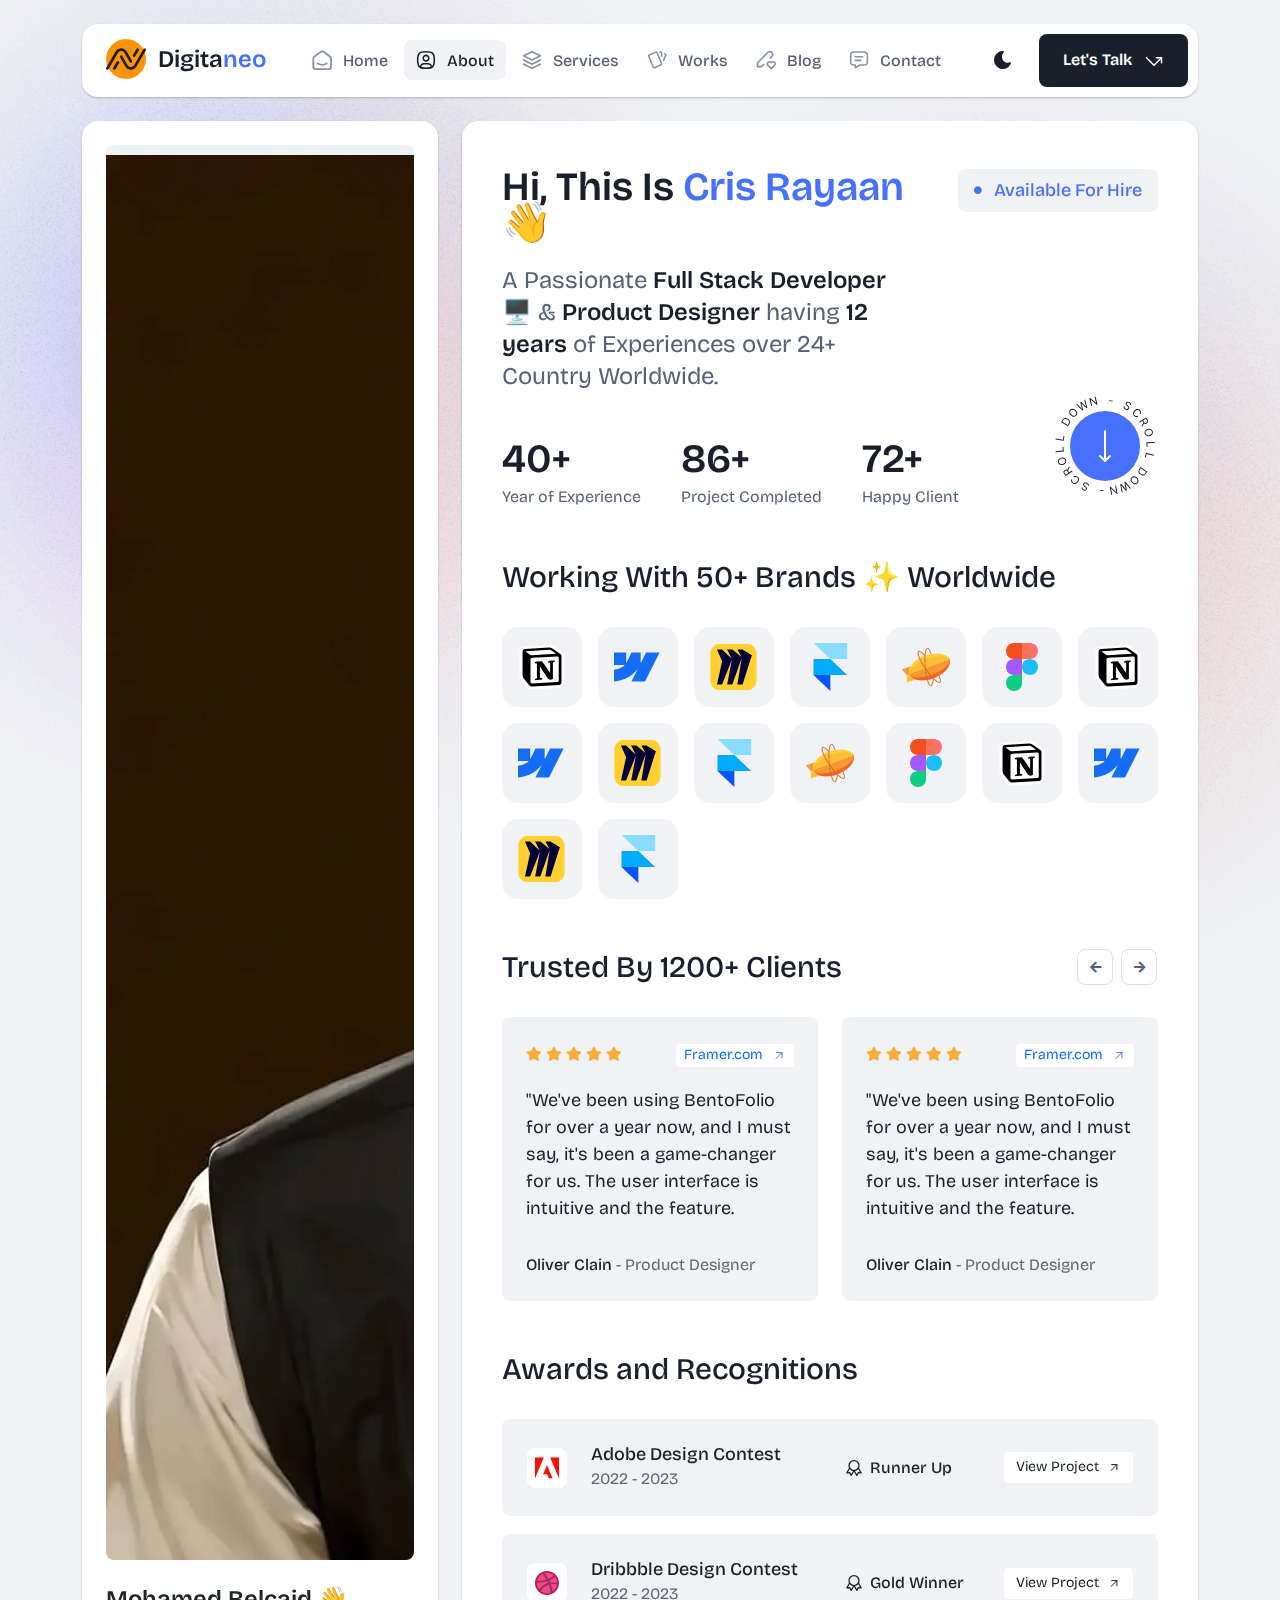
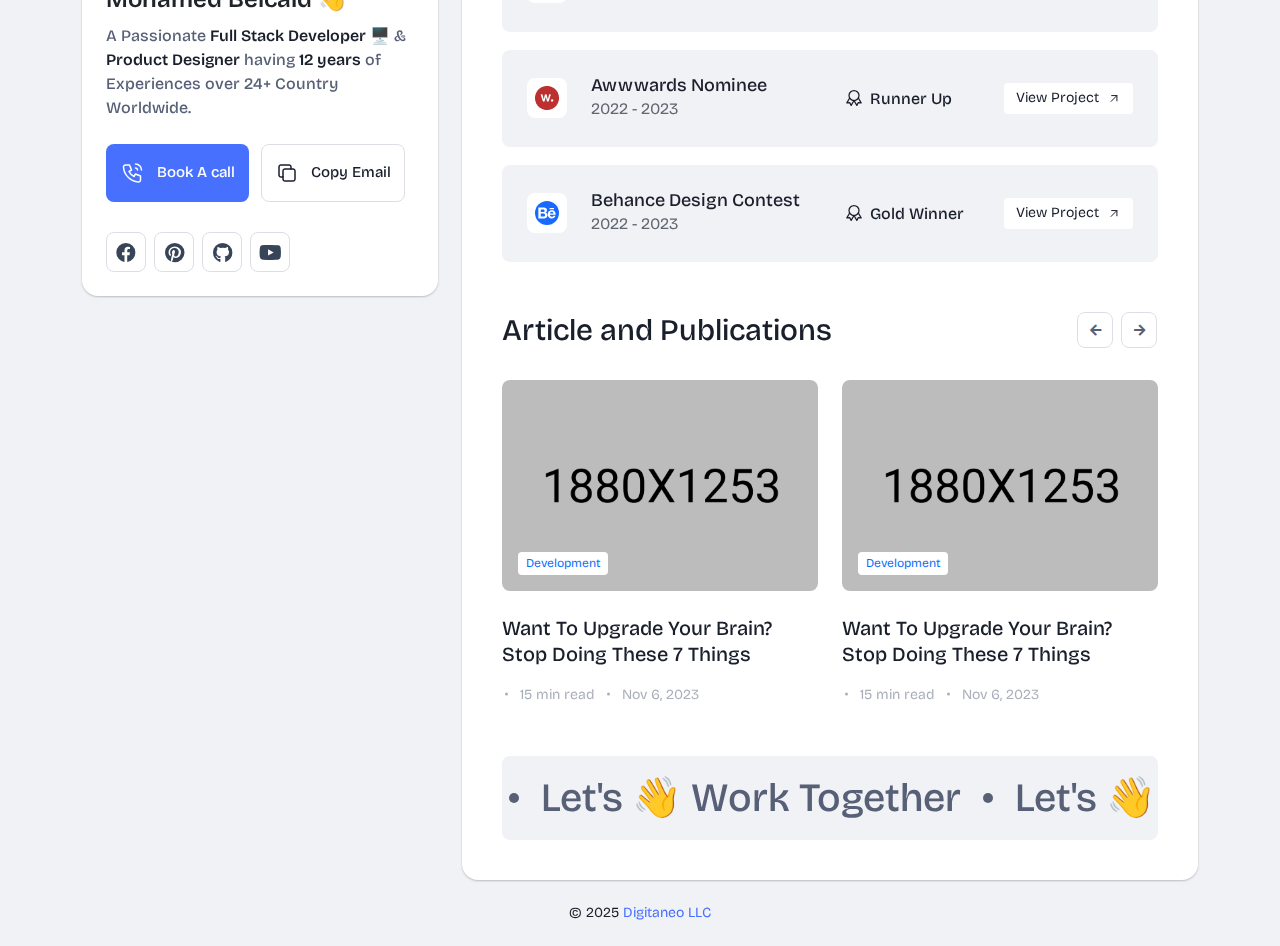
<file: about.html>
<!DOCTYPE html>
<html lang="en">

<head>
  <meta charset="UTF-8">
  <meta http-equiv="X-UA-Compatible" content="IE=edge">
  <title>About - Digitaneo Portfolio</title>
  <meta name="description" content="Digitafolio - Bootstrap Personal Portfolio Template">
  <meta name="viewport" content="width=device-width, initial-scale=1">

  <link rel="shortcut icon" type="image/x-icon" href="assets/img/favicon.svg">
  <!-- Place favicon.ico in the root directory -->

  <!-- CSS here -->
  <link rel="stylesheet" href="assets/css/bootstrap.min.css">
  <link rel="stylesheet" href="assets/fontawsome/css/all.min.css">
  <link rel="stylesheet" href="assets/fontawsome/css/fontawesome.min.css">
  <link rel="stylesheet" href="assets/css/slick.css">
  <link rel="stylesheet" href="assets/css/magnific-popup.css">
  <link rel="stylesheet" href="assets/css/style.css">
  <link rel="stylesheet" href="assets/css/responsive.css">
</head>

<body>
  <div id="page-content">
    <!-- header part start -->
    <header class="header-area">
      <nav class="navbar">
        <div class="container">
          <div class="menu-container">
            <div class="logo">
              <a class="navbar-brand me-0" href="index.html">
                <svg width="40" height="40" viewBox="0 0 2048 2048">
  <defs>
    <style>
		.s0 { fill: #fd9308 } 
		.s1 { fill: #202020 } 
	</style>
  </defs>
  <path id="Layer" class="s0" d="m996 7h61l40 2 36 3 40 5 42 7 43 9 43 11 42 13 35 12 35 14 21 9 33 15 30 15 23 13 20 11 26 16 36 24 17 12 19 14 18 14 17 14 13 11 14 12 15 14 10 9 42 42 7 8 12 13 9 11 10 11 11 14 10 12 12 16 14 19 14 20 17 26 16 26 11 19v2h2l2-5 7-11 6-7 13-10 10-5 11-3 6-1h20l14 3 9 4 11 7 10 11 9 16 8 20v18l-6 14-13 23-14 25-12 21-15 26-5 9 1 6 12 36 13 46 10 42 8 42 7 49 4 40 2 30 1 28v45l-2 49-3 37-6 47-7 41-8 38-10 39-12 40-10 30-14 37-16 38-18 38-16 31-13 23-13 22-14 22-16 24-14 20-12 16-13 17-13 16-9 11-13 15-12 13-7 8-14 15-33 33-8 7-7 7-8 7-28 24-14 11-15 12-16 12-18 13-33 22-19 12-20 12-23 13-28 15-24 12-36 16-26 11-35 13-36 12-30 9-52 13-40 8-38 6-41 5-36 3-17 1-33 [base64] 7-9 12-6 7-11 9-14 8-13 4h-24l-12-5-13-7-9-7-8-7-11-15-6-11v-26l8-16 11-23 12-23 16-27 10-17 11-18-1-10-12-36-12-42-10-42-9-46-7-49-4-41-2-32-1-28v-43l2-46 3-35 4-34 7-45 7-35 9-38 10-36 12-38 15-41 12-29 11-25 17-35 10-20 13-23 15-26 15-24 17-25 12-17 13-18 14-18 13-16 11-13 9-11 14-15 7-8 12-13 35-35 8-7 14-13 8-7 14-12 17-14 14-11 21-16 17-12 23-16 16-10 19-12 22-13 27-15 29-15 34-16 38-16 29-11 38-13 41-12 44-11 45-9 45-7 36-4 42-3z"/>
  <path id="Layer" class="s1" d="m738 478h79l33 6 29 8 21 8 22 10 21 12 21 14 14 11 13 11 10 9 21 21 7 8 11 13 15 20 11 17 14 24 16 29 29 49 17 29 28 49 15 27 10 17 15 27 16 28 14 25 14 24 28 50 10 17 14 25 12 21 10 18 6 12 5 14 2 9v15l-4 16-4 9-6 10-4 5-12 9-16 7-12 3-15 1-16-3-9-4-11-7-7-7-9-11-14-21-17-29-16-27-14-24-17-29-14-24-15-26-14-24-32-56-15-26-16-28-14-24-15-26-14-24-20-34-21-35-13-21-10-16-9-12-9-10-8-8-15-11-18-10-16-7-15-5-25-6-19-3-12-1h-14l-21 2-22 5-22 8-17 9-13 10-13 12-23 23-18 22-10 16-15 26-14 24-13 23-13 22-14 24-15 26-40 70-15 26-14 24-11 19-9 15-13 22-15 25-14 24-10 17-12 21-12 22-10 18-16 29-9 15-14 23-10 16-14 24-13 23-14 25-13 23-22 38-10 17-15 25-17 29-14 24-10 17-10 18-5 8-7 11-8 10-5 6-11 9-14 8-13 4h-24l-12-5-13-7-9-7-8-7-11-15-6-11v-26l8-16 11-23 12-23 16-27 10-17 11-18 4-8 10-16 16-28 14-25 10-17 14-25 13-22 16-28 10-17 17-28 15-25 15-26 15-27 26-46 15-27 16-27 15-26 17-29 16-27 16-28 14-24 12-21 15-26 16-27 14-25 15-26 14-24 15-26 12-21 12-20 8-12 11-14 12-13 7-8 8-7 11-11 11-9 14-12 19-13 14-9 18-10 21-10 22-8 36-9z"/>
  <path id="Layer" class="s1" d="m1967 483h20l14 3 9 4 11 7 10 11 9 16 8 20v18l-6 14-13 23-14 25-12 21-15 26-11 20-9 15-11 19-28 48-15 26-16 27-9 16-10 17-12 21-10 17-28 48-11 19-42 72-8 14-14 24-16 28-45 78-14 24-16 28-15 26-14 24-13 23-14 24-9 16-10 17-17 29-16 26-9 14-8 11-13 16-14 15-8 8-11 9-13 11-19 13-17 11-21 12-27 13-24 9-21 6-26 5-23 3h-61l-31-5-24-6-24-8-27-12-22-12-19-12-16-12-14-11-15-14-8-7-11-12-9-10-10-13-14-19-15-23-12-20-15-26-13-23-14-25-14-24-14-25-14-24-14-25-48-84-15-26-76-133-15-29-6-15-2-9v-15l3-12 5-12 8-11 7-7 14-9 13-5 8-2h21l12 3 14 7 10 9 9 10 10 14 15 25 14 24 14 25 10 17 14 24 14 25 42 72 11 19 28 48 17 29 15 26 16 27 30 52 25 45 11 18 10 13 9 11 10 10 14 11 14 9 16 8 15 6 17 5 27 5 9 1h39l26-5 17-5 18-8 16-9 16-12 13-12 12-13 12-16 13-20 17-28 15-26 14-25 10-17 12-21 14-24 30-52 12-21 42-72 15-26 16-27 12-21 14-24 30-52 16-27 12-21 14-24 15-26 14-24 16-28 13-23 14-24 13-23 30-52 44-77 12-20 2-4h2l2-5 7-11 6-7 13-10 10-5 11-3z"/>
  <path id="Layer" class="s1" d="m596 1133h22l15 4 12 6 10 9 7 8 8 15 4 14 1 6v16l-3 15-6 17-10 19-24 40-17 29-13 22-10 17-28 48-15 29-10 17-14 22-13 21-12 20-8 12-11 12-9 7-15 7-23 8-6 1h-11l-9-2-18-11-10-8-7-7-7-11-6-16-1-5v-19l4-16 6-15 8-16 8-15 12-21 30-52 17-29 8-13 19-32 15-25 17-29 13-22 17-28 12-18 11-12 13-9 15-7z"/>
  <path id="Layer" class="s1" d="m1613 477h10l15 2 16 7 13 10 8 10 8 16 3 12 1 7v17l-4 17-5 12-10 18-13 22-28 48-17 29-14 24-20 34-14 24-15 26-17 29-17 28-12 17-9 10-13 10-16 8-15 4h-18l-14-4-12-6-13-11-11-16-6-15-2-8v-21l4-16 6-15 9-17 9-15 17-29 20-34 11-19 12-20 34-58 16-27 17-29 12-20 11-18 9-12 12-12 15-10 14-6 6-2z"/>
                    class="logo-icon" />
                </svg>
                <span>Digita<span class="primary">neo</span></span>
              </a>
            </div>
            <div class="navbar-main d-flex flex-grow-1">
              <div class="logo inner-logo d-block d-xl-none">
                <a class="navbar-brand me-0" href="index.html">
                  <svg width="40" height="40" viewBox="0 0 2048 2048">
  <defs>
    <style>
		.s0 { fill: #fd9308 } 
		.s1 { fill: #202020 } 
	</style>
  </defs>
  <path id="Layer" class="s0" d="m996 7h61l40 2 36 3 40 5 42 7 43 9 43 11 42 13 35 12 35 14 21 9 33 15 30 15 23 13 20 11 26 16 36 24 17 12 19 14 18 14 17 14 13 11 14 12 15 14 10 9 42 42 7 8 12 13 9 11 10 11 11 14 10 12 12 16 14 19 14 20 17 26 16 26 11 19v2h2l2-5 7-11 6-7 13-10 10-5 11-3 6-1h20l14 3 9 4 11 7 10 11 9 16 8 20v18l-6 14-13 23-14 25-12 21-15 26-5 9 1 6 12 36 13 46 10 42 8 42 7 49 4 40 2 30 1 28v45l-2 49-3 37-6 47-7 41-8 38-10 39-12 40-10 30-14 37-16 38-18 38-16 31-13 23-13 22-14 22-16 24-14 20-12 16-13 17-13 16-9 11-13 15-12 13-7 8-14 15-33 33-8 7-7 7-8 7-28 24-14 11-15 12-16 12-18 13-33 22-19 12-20 12-23 13-28 15-24 12-36 16-26 11-35 13-36 12-30 9-52 13-40 8-38 6-41 5-36 3-17 1-33 [base64] 7-9 12-6 7-11 9-14 8-13 4h-24l-12-5-13-7-9-7-8-7-11-15-6-11v-26l8-16 11-23 12-23 16-27 10-17 11-18-1-10-12-36-12-42-10-42-9-46-7-49-4-41-2-32-1-28v-43l2-46 3-35 4-34 7-45 7-35 9-38 10-36 12-38 15-41 12-29 11-25 17-35 10-20 13-23 15-26 15-24 17-25 12-17 13-18 14-18 13-16 11-13 9-11 14-15 7-8 12-13 35-35 8-7 14-13 8-7 14-12 17-14 14-11 21-16 17-12 23-16 16-10 19-12 22-13 27-15 29-15 34-16 38-16 29-11 38-13 41-12 44-11 45-9 45-7 36-4 42-3z"/>
  <path id="Layer" class="s1" d="m738 478h79l33 6 29 8 21 8 22 10 21 12 21 14 14 11 13 11 10 9 21 21 7 8 11 13 15 20 11 17 14 24 16 29 29 49 17 29 28 49 15 27 10 17 15 27 16 28 14 25 14 24 28 50 10 17 14 25 12 21 10 18 6 12 5 14 2 9v15l-4 16-4 9-6 10-4 5-12 9-16 7-12 3-15 1-16-3-9-4-11-7-7-7-9-11-14-21-17-29-16-27-14-24-17-29-14-24-15-26-14-24-32-56-15-26-16-28-14-24-15-26-14-24-20-34-21-35-13-21-10-16-9-12-9-10-8-8-15-11-18-10-16-7-15-5-25-6-19-3-12-1h-14l-21 2-22 5-22 8-17 9-13 10-13 12-23 23-18 22-10 16-15 26-14 24-13 23-13 22-14 24-15 26-40 70-15 26-14 24-11 19-9 15-13 22-15 25-14 24-10 17-12 21-12 22-10 18-16 29-9 15-14 23-10 16-14 24-13 23-14 25-13 23-22 38-10 17-15 25-17 29-14 24-10 17-10 18-5 8-7 11-8 10-5 6-11 9-14 8-13 4h-24l-12-5-13-7-9-7-8-7-11-15-6-11v-26l8-16 11-23 12-23 16-27 10-17 11-18 4-8 10-16 16-28 14-25 10-17 14-25 13-22 16-28 10-17 17-28 15-25 15-26 15-27 26-46 15-27 16-27 15-26 17-29 16-27 16-28 14-24 12-21 15-26 16-27 14-25 15-26 14-24 15-26 12-21 12-20 8-12 11-14 12-13 7-8 8-7 11-11 11-9 14-12 19-13 14-9 18-10 21-10 22-8 36-9z"/>
  <path id="Layer" class="s1" d="m1967 483h20l14 3 9 4 11 7 10 11 9 16 8 20v18l-6 14-13 23-14 25-12 21-15 26-11 20-9 15-11 19-28 48-15 26-16 27-9 16-10 17-12 21-10 17-28 48-11 19-42 72-8 14-14 24-16 28-45 78-14 24-16 28-15 26-14 24-13 23-14 24-9 16-10 17-17 29-16 26-9 14-8 11-13 16-14 15-8 8-11 9-13 11-19 13-17 11-21 12-27 13-24 9-21 6-26 5-23 3h-61l-31-5-24-6-24-8-27-12-22-12-19-12-16-12-14-11-15-14-8-7-11-12-9-10-10-13-14-19-15-23-12-20-15-26-13-23-14-25-14-24-14-25-14-24-14-25-48-84-15-26-76-133-15-29-6-15-2-9v-15l3-12 5-12 8-11 7-7 14-9 13-5 8-2h21l12 3 14 7 10 9 9 10 10 14 15 25 14 24 14 25 10 17 14 24 14 25 42 72 11 19 28 48 17 29 15 26 16 27 30 52 25 45 11 18 10 13 9 11 10 10 14 11 14 9 16 8 15 6 17 5 27 5 9 1h39l26-5 17-5 18-8 16-9 16-12 13-12 12-13 12-16 13-20 17-28 15-26 14-25 10-17 12-21 14-24 30-52 12-21 42-72 15-26 16-27 12-21 14-24 30-52 16-27 12-21 14-24 15-26 14-24 16-28 13-23 14-24 13-23 30-52 44-77 12-20 2-4h2l2-5 7-11 6-7 13-10 10-5 11-3z"/>
  <path id="Layer" class="s1" d="m596 1133h22l15 4 12 6 10 9 7 8 8 15 4 14 1 6v16l-3 15-6 17-10 19-24 40-17 29-13 22-10 17-28 48-15 29-10 17-14 22-13 21-12 20-8 12-11 12-9 7-15 7-23 8-6 1h-11l-9-2-18-11-10-8-7-7-7-11-6-16-1-5v-19l4-16 6-15 8-16 8-15 12-21 30-52 17-29 8-13 19-32 15-25 17-29 13-22 17-28 12-18 11-12 13-9 15-7z"/>
  <path id="Layer" class="s1" d="m1613 477h10l15 2 16 7 13 10 8 10 8 16 3 12 1 7v17l-4 17-5 12-10 18-13 22-28 48-17 29-14 24-20 34-14 24-15 26-17 29-17 28-12 17-9 10-13 10-16 8-15 4h-18l-14-4-12-6-13-11-11-16-6-15-2-8v-21l4-16 6-15 9-17 9-15 17-29 20-34 11-19 12-20 34-58 16-27 17-29 12-20 11-18 9-12 12-12 15-10 14-6 6-2z"/>
                    class="logo-icon" />
                </svg>
                  <span>Digita<span class="primary">neo</span></span>
                </a>
              </div>
              <ul class="navbar-info mx-auto">
                <li class="nav-item">
                  <a class="nav-link" aria-current="page" href="index.html">
                    <svg class="nav-icon" viewBox="0 0 15 15" fill="none" xmlns="http://www.w3.org/2000/svg">
                      <path
                        d="M13.475 4.92481L9.03083 1.46814C8.64082 1.16473 8.1608 1 7.66667 1C7.17254 1 6.69251 1.16473 6.3025 1.46814L1.8575 4.92481C1.59037 5.13254 1.37424 5.39858 1.22563 5.7026C1.07701 6.00662 0.99984 6.34058 1 6.67897V12.679C1 13.121 1.17559 13.5449 1.48816 13.8575C1.80072 14.17 2.22464 14.3456 2.66667 14.3456H12.6667C13.1087 14.3456 13.5326 14.17 13.8452 13.8575C14.1577 13.5449 14.3333 13.121 14.3333 12.679V6.67897C14.3333 5.99314 14.0167 5.34564 13.475 4.92481Z"
                        stroke-width="1.4" stroke-linecap="round" stroke-linejoin="round" />
                      <path d="M10.9753 10.1665C9.13359 11.2773 6.14859 11.2773 4.30859 10.1665" stroke-width="1.4"
                        stroke-linecap="round" stroke-linejoin="round" />
                    </svg>

                    <span>Home</span>
                  </a>
                </li>
                <li class="nav-item">
                  <a class="nav-link active" href="about.html">
                    <svg class="nav-icon" viewBox="0 0 18 18" fill="none" xmlns="http://www.w3.org/2000/svg">
                      <path
                        d="M9 9.8335C9.66304 9.8335 10.2989 9.5701 10.7678 9.10126C11.2366 8.63242 11.5 7.99654 11.5 7.3335C11.5 6.67045 11.2366 6.03457 10.7678 5.56573C10.2989 5.09689 9.66304 4.8335 9 4.8335C8.33696 4.8335 7.70107 5.09689 7.23223 5.56573C6.76339 6.03457 6.5 6.67045 6.5 7.3335C6.5 7.99654 6.76339 8.63242 7.23223 9.10126C7.70107 9.5701 8.33696 9.8335 9 9.8335Z"
                        stroke-width="1.4" stroke-linecap="round" stroke-linejoin="round" />
                      <path
                        d="M9 1.5C15 1.5 16.5 3 16.5 9C16.5 15 15 16.5 9 16.5C3 16.5 1.5 15 1.5 9C1.5 3 3 1.5 9 1.5Z"
                        stroke-width="1.4" stroke-linecap="round" stroke-linejoin="round" />
                      <path
                        d="M4 15.7085V15.6668C4 14.7828 4.35119 13.9349 4.97631 13.3098C5.60143 12.6847 6.44928 12.3335 7.33333 12.3335H10.6667C11.5507 12.3335 12.3986 12.6847 13.0237 13.3098C13.6488 13.9349 14 14.7828 14 15.6668V15.7085"
                        stroke-width="1.4" stroke-linecap="round" stroke-linejoin="round" />
                    </svg>
                    About
                  </a>
                </li>
                <li class="nav-item">
                  <a class="nav-link" href="services.html">
                    <svg class="nav-icon" viewBox="0 0 16 16" fill="none" xmlns="http://www.w3.org/2000/svg">
                      <path d="M7.99967 1.3335L1.33301 4.66683L7.99967 8.00016L14.6663 4.66683L7.99967 1.3335Z"
                        stroke-width="1.4" stroke-linecap="round" stroke-linejoin="round" />
                      <path d="M1.33301 8L7.99967 11.3333L14.6663 8" stroke-width="1.4" stroke-linecap="round"
                        stroke-linejoin="round" />
                      <path d="M1.33301 11.3335L7.99967 14.6668L14.6663 11.3335" stroke-width="1.4"
                        stroke-linecap="round" stroke-linejoin="round" />
                    </svg>
                    Services
                  </a>
                </li>
                <li class="nav-item">
                  <a class="nav-link" href="Portfolio/works.html">
                    <svg class="nav-icon" viewBox="0 0 18 17" fill="none" xmlns="http://www.w3.org/2000/svg">
                      <path
                        d="M2.00326 3.99733L7.95159 1.40649C8.04974 1.36442 8.15533 1.34243 8.26212 1.34181C8.3689 1.34119 8.47473 1.36196 8.57337 1.40289C8.67201 1.44382 8.76145 1.50408 8.83642 1.58013C8.9114 1.65617 8.97039 1.74646 9.00992 1.84566L13.1133 11.764C13.1985 11.9651 13.2014 12.1917 13.1213 12.3949C13.0412 12.5982 12.8845 12.7618 12.6849 12.8507L6.73742 15.4415C6.63922 15.4837 6.53356 15.5058 6.42668 15.5065C6.3198 15.5072 6.21387 15.4864 6.11514 15.4455C6.0164 15.4046 5.92688 15.3442 5.85184 15.2681C5.7768 15.192 5.71778 15.1016 5.67826 15.0023L1.57492 5.08316C1.48963 4.88204 1.48673 4.65546 1.56684 4.45222C1.64696 4.24898 1.80367 4.08616 2.00326 3.99733Z"
                        stroke-width="1.4" stroke-linecap="round" stroke-linejoin="round" />
                      <path
                        d="M11.5 1.3335H12.3333C12.5543 1.3335 12.7663 1.42129 12.9226 1.57757C13.0789 1.73385 13.1667 1.94582 13.1667 2.16683V5.0835"
                        stroke-width="1.4" stroke-linecap="round" stroke-linejoin="round" />
                      <path
                        d="M15.6663 3C15.8863 3.09333 16.0997 3.18083 16.3063 3.2625C16.5098 3.34882 16.6706 3.51241 16.7534 3.71729C16.8362 3.92217 16.8343 4.15155 16.748 4.355L14.833 8.83334"
                        stroke-width="1.4" stroke-linecap="round" stroke-linejoin="round" />
                    </svg>
                    Works
                  </a>
                </li>
                <li class="nav-item">
                  <a class="nav-link" href="Blog/Page-1.html">
                    <svg class="nav-icon" viewBox="0 0 17 16" fill="none" xmlns="http://www.w3.org/2000/svg">
                      <path
                        d="M12.1663 6.16676L13.4163 4.91676C13.6352 4.69789 13.8088 4.43805 13.9273 4.15208C14.0457 3.86612 14.1067 3.55962 14.1067 3.25009C14.1067 2.94056 14.0457 2.63406 13.9273 2.3481C13.8088 2.06213 13.6352 1.80229 13.4163 1.58342C13.1975 1.36455 12.9376 1.19094 12.6517 1.07248C12.3657 0.954033 12.0592 0.893066 11.7497 0.893066C11.4401 0.893066 11.1336 0.954033 10.8477 1.07248C10.5617 1.19094 10.3019 1.36455 10.083 1.58342L1.33301 10.3334V13.6668H4.66634L6.33301 12.0001"
                        stroke-width="1.4" stroke-linecap="round" stroke-linejoin="round" />
                      <path
                        d="M13.0004 15.3335L15.7921 12.5968C15.9633 12.4307 16.0995 12.232 16.1926 12.0124C16.2857 11.7927 16.3339 11.5567 16.3343 11.3181C16.3347 11.0796 16.2873 10.8434 16.1948 10.6235C16.1024 10.4035 15.9669 10.2044 15.7963 10.0377C15.448 9.69712 14.9806 9.50602 14.4935 9.50509C14.0065 9.50415 13.5383 9.69346 13.1888 10.0327L13.0021 10.216L12.8163 10.0327C12.4681 9.69237 12.0008 9.50143 11.5139 9.50049C11.0271 9.49956 10.5591 9.68871 10.2096 10.0277C10.0383 10.1937 9.9021 10.3924 9.80891 10.612C9.71572 10.8316 9.66746 11.0677 9.667 11.3062C9.66653 11.5447 9.71386 11.781 9.80619 12.0009C9.89853 12.2209 10.034 12.4201 10.2046 12.5868L13.0004 15.3335Z"
                        stroke-width="1.4" stroke-linecap="round" stroke-linejoin="round" />
                    </svg>
                    Blog
                  </a>
                </li>
                <li class="nav-item">
                  <a class="nav-link" href="contact.html">
                    <svg class="nav-icon" viewBox="0 0 18 17" fill="none" xmlns="http://www.w3.org/2000/svg">
                      <path d="M5.66699 5.5H12.3337" stroke-width="1.4" stroke-linecap="round"
                        stroke-linejoin="round" />
                      <path d="M5.66699 8.8335H10.667" stroke-width="1.4" stroke-linecap="round"
                        stroke-linejoin="round" />
                      <path
                        d="M14 1.3335C14.663 1.3335 15.2989 1.59689 15.7678 2.06573C16.2366 2.53457 16.5 3.17045 16.5 3.8335V10.5002C16.5 11.1632 16.2366 11.7991 15.7678 12.2679C15.2989 12.7368 14.663 13.0002 14 13.0002H9.83333L5.66667 15.5002V13.0002H4C3.33696 13.0002 2.70107 12.7368 2.23223 12.2679C1.76339 11.7991 1.5 11.1632 1.5 10.5002V3.8335C1.5 3.17045 1.76339 2.53457 2.23223 2.06573C2.70107 1.59689 3.33696 1.3335 4 1.3335H14Z"
                        stroke-width="1.4" stroke-linecap="round" stroke-linejoin="round" />
                    </svg>
                    Contact
                  </a>
                </li>
              </ul>
              <div class="header-right-info d-flex align-items-center">
                <button class="theme-control-btn">
                  <span class="dark">
                    <svg width="24" height="24" viewBox="0 0 24 24" fill="none" xmlns="http://www.w3.org/2000/svg">
                      <path
                        d="M11.8005 3C10.207 3.0003 8.64356 3.44286 7.27683 4.28049C5.91011 5.11811 4.79139 6.31937 4.04002 7.75612C3.28865 9.19288 2.93281 10.8112 3.01046 12.4386C3.08811 14.0659 3.59633 15.6411 4.48091 16.9963C5.3655 18.3514 6.59326 19.4356 8.03324 20.1333C9.47322 20.8309 11.0714 21.1157 12.6573 20.9574C14.2432 20.7991 15.7573 20.2036 17.0381 19.2344C18.319 18.2652 19.3185 16.9587 19.9301 15.4542C20.2302 14.7162 19.5111 13.9746 18.7875 14.2752C17.5475 14.7888 16.1706 14.8418 14.8963 14.425C13.622 14.0082 12.5308 13.1479 11.8126 11.9937C11.0943 10.8396 10.7943 9.4645 10.9648 8.10764C11.1353 6.75077 11.7655 5.49792 12.7458 4.5669L12.8136 4.4949C13.2986 3.9279 12.913 3.0072 12.1464 3.0072H11.9122L11.8524 3.0018L11.7996 3H11.8005Z"
                        fill="#1A1F2C" />
                    </svg>
                    <small class="theme-text d-block d-xl-none">Change appearance</small>
                  </span>
                  <span class="light">
                    <svg width="24" height="24" viewBox="0 0 24 24" fill="none" xmlns="http://www.w3.org/2000/svg">
                      <path
                        d="M12 19C12.2449 19 12.4813 19.09 12.6644 19.2527C12.8474 19.4155 12.9643 19.6397 12.993 19.883L13 20V21C12.9997 21.2549 12.9021 21.5 12.7272 21.6854C12.5522 21.8707 12.313 21.9822 12.0586 21.9972C11.8042 22.0121 11.5536 21.9293 11.3582 21.7657C11.1627 21.6021 11.0371 21.3701 11.007 21.117L11 21V20C11 19.7348 11.1054 19.4804 11.2929 19.2929C11.4804 19.1054 11.7348 19 12 19Z"
                        fill="#FD7E41" />
                      <path
                        d="M18.3127 16.9099L18.4067 16.9929L19.1067 17.6929C19.2861 17.8729 19.3902 18.1144 19.398 18.3683C19.4057 18.6223 19.3165 18.8697 19.1485 19.0602C18.9804 19.2508 18.7462 19.3702 18.4933 19.3943C18.2403 19.4184 17.9877 19.3454 17.7867 19.1899L17.6927 19.1069L16.9927 18.4069C16.8202 18.2347 16.7165 18.0053 16.7012 17.7619C16.6859 17.5186 16.76 17.278 16.9097 17.0855C17.0593 16.893 17.2741 16.7618 17.5137 16.7166C17.7533 16.6713 18.0012 16.7152 18.2107 16.8399L18.3127 16.9099Z"
                        fill="#FD7E41" />
                      <path
                        d="M7.00747 16.993C7.17965 17.1652 7.28308 17.3943 7.29836 17.6373C7.31364 17.8803 7.23972 18.1206 7.09047 18.313L7.00747 18.407L6.30747 19.107C6.12751 19.2863 5.88604 19.3905 5.63209 19.3982C5.37814 19.406 5.13076 19.3168 4.94019 19.1487C4.74963 18.9807 4.63017 18.7464 4.60607 18.4935C4.58198 18.2406 4.65506 17.988 4.81047 17.787L4.89347 17.693L5.59347 16.993C5.781 16.8055 6.03531 16.7002 6.30047 16.7002C6.56563 16.7002 6.81994 16.8055 7.00747 16.993Z"
                        fill="#FD7E41" />
                      <path
                        d="M3.99987 11C4.25475 11.0003 4.4999 11.0979 4.68524 11.2728C4.87057 11.4478 4.9821 11.687 4.99704 11.9414C5.01198 12.1958 4.92919 12.4464 4.7656 12.6418C4.60201 12.8373 4.36996 12.9629 4.11687 12.993L3.99987 13H2.99987C2.74499 12.9997 2.49984 12.9021 2.3145 12.7272C2.12916 12.5522 2.01763 12.313 2.0027 12.0586C1.98776 11.8042 2.07054 11.5536 2.23413 11.3582C2.39772 11.1627 2.62977 11.0371 2.88287 11.007L2.99987 11H3.99987Z"
                        fill="#FD7E41" />
                      <path
                        d="M20.9999 11C21.2547 11.0003 21.4999 11.0979 21.6852 11.2728C21.8706 11.4478 21.9821 11.687 21.997 11.9414C22.012 12.1958 21.9292 12.4464 21.7656 12.6418C21.602 12.8373 21.37 12.9629 21.1169 12.993L20.9999 13H19.9999C19.745 12.9997 19.4998 12.9021 19.3145 12.7272C19.1292 12.5522 19.0176 12.313 19.0027 12.0586C18.9878 11.8042 19.0705 11.5536 19.2341 11.3582C19.3977 11.1627 19.6298 11.0371 19.8829 11.007L19.9999 11H20.9999Z"
                        fill="#FD7E41" />
                      <path
                        d="M6.21264 4.80985L6.30664 4.89285L7.00664 5.59285C7.18599 5.77281 7.29011 6.01429 7.29787 6.26824C7.30562 6.52219 7.21642 6.76957 7.04839 6.96013C6.88036 7.1507 6.64609 7.27016 6.39316 7.29425C6.14024 7.31834 5.88763 7.24526 5.68664 7.08985L5.59264 7.00685L4.89264 6.30685C4.72073 6.13453 4.61757 5.90543 4.6025 5.66248C4.58744 5.41954 4.6615 5.17945 4.8108 4.98721C4.9601 4.79497 5.1744 4.66378 5.41351 4.61824C5.65262 4.57271 5.90013 4.61594 6.10964 4.73985L6.21264 4.80985Z"
                        fill="#FD7E41" />
                      <path
                        d="M19.1071 4.89288C19.2793 5.06508 19.3827 5.29418 19.398 5.5372C19.4132 5.78023 19.3393 6.02048 19.1901 6.21288L19.1071 6.30688L18.4071 7.00688C18.2271 7.18623 17.9856 7.29036 17.7317 7.29811C17.4777 7.30587 17.2304 7.21667 17.0398 7.04864C16.8492 6.8806 16.7298 6.64633 16.7057 6.39341C16.6816 6.14049 16.7547 5.88788 16.9101 5.68688L16.9931 5.59288L17.6931 4.89288C17.8806 4.70541 18.1349 4.6001 18.4001 4.6001C18.6652 4.6001 18.9196 4.70541 19.1071 4.89288Z"
                        fill="#FD7E41" />
                      <path
                        d="M12 2C12.2449 2.00003 12.4813 2.08996 12.6644 2.25272C12.8474 2.41547 12.9643 2.63975 12.993 2.883L13 3V4C12.9997 4.25488 12.9021 4.50003 12.7272 4.68537C12.5522 4.8707 12.313 4.98223 12.0586 4.99717C11.8042 5.01211 11.5536 4.92933 11.3582 4.76573C11.1627 4.60214 11.0371 4.3701 11.007 4.117L11 4V3C11 2.73478 11.1054 2.48043 11.2929 2.29289C11.4804 2.10536 11.7348 2 12 2Z"
                        fill="#FD7E41" />
                      <path
                        d="M12 7C12.9797 6.99994 13.9378 7.28769 14.7553 7.8275C15.5729 8.36731 16.2138 9.1354 16.5986 10.0364C16.9833 10.9373 17.0949 11.9315 16.9195 12.8953C16.7441 13.8592 16.2893 14.7502 15.6118 15.4579C14.9343 16.1655 14.0638 16.6585 13.1085 16.8756C12.1532 17.0928 11.1552 17.0245 10.2383 16.6793C9.3215 16.334 8.52629 15.7271 7.95146 14.9338C7.37663 14.1405 7.04752 13.1958 7.005 12.217L7 12L7.005 11.783C7.06092 10.4958 7.61161 9.27978 8.54222 8.38866C9.47284 7.49754 10.7115 7.00007 12 7Z"
                        fill="#FD7E41" />

                    </svg>
                    <small class="theme-text d-block d-xl-none">Change appearance</small>
                  </span>
                </button>
                <a href="contact.html" class="lets-talk-btn">
                  Let's Talk
                  <svg class="icon" width="20" height="20" viewBox="0 0 20 20" fill="none"
                    xmlns="http://www.w3.org/2000/svg">
                    <path d="M17.5 11.6665V6.6665H12.5" stroke="white" stroke-width="1.5" stroke-linecap="round"
                      stroke-linejoin="round" />
                    <path d="M17.5 6.6665L10 14.1665L2.5 6.6665" stroke="white" stroke-width="1.5"
                      stroke-linecap="round" stroke-linejoin="round" />
                  </svg>
                </a>
              </div>
            </div>
            <div class="mobile-menu-overlay d-block d-lg-none"></div>
            <div class="mobile-menu-control-bar d-block d-xl-none">
              <button class="mobile-menu-control-bar">
                <i class="fas fa-bars"></i>
              </button>
            </div>
          </div>
        </div>
      </nav>
    </header>
    <!-- header part end -->

    <!-- main area part start -->
    <main>

      <section class="content-box-area mt-4">
        <div class="container">
          <div class="row g-4">
            <div class="col-xl-4">
              <div class="card profile-card">
                <div class="card-body">
                  <div class="image text-center">
                    <img src="assets/img/images/pr.webp" alt="profile">
                  </div>
                  <div class="text">
                    <h3 class="card-title">Mohamed Belcaid 👋</h3>
                    <p>A Passionate <span>Full Stack Developer</span> 🖥️ & <span>Product Designer</span> having
                      <span>12
                        years</span> of Experiences over 24+
                      Country Worldwide.</p>
                    <div class="common-button-groups">
                      <a class="btn btn-call" href="tel:+212705507060">
                        <svg class="icon" width="25" height="24" viewBox="0 0 25 24" fill="none"
                          xmlns="http://www.w3.org/2000/svg">
                          <path
                            d="M5.5 4H9.5L11.5 9L9 10.5C10.071 12.6715 11.8285 14.429 14 15.5L15.5 13L20.5 15V19C20.5 19.5304 20.2893 20.0391 19.9142 20.4142C19.5391 20.7893 19.0304 21 18.5 21C14.5993 20.763 10.9202 19.1065 8.15683 16.3432C5.3935 13.5798 3.73705 9.90074 3.5 6C3.5 5.46957 3.71071 4.96086 4.08579 4.58579C4.46086 4.21071 4.96957 4 5.5 4Z"
                            stroke="white" stroke-width="1.5" stroke-linecap="round" stroke-linejoin="round" />
                          <path
                            d="M15.5 7C16.0304 7 16.5391 7.21071 16.9142 7.58579C17.2893 7.96086 17.5 8.46957 17.5 9"
                            stroke="white" stroke-width="1.5" stroke-linecap="round" stroke-linejoin="round" />
                          <path d="M15.5 3C17.0913 3 18.6174 3.63214 19.7426 4.75736C20.8679 5.88258 21.5 7.4087 21.5 9"
                            stroke="white" stroke-width="1.5" stroke-linecap="round" stroke-linejoin="round" />
                        </svg>
                        Book A call
                      </a>
                      <button class="btn btn-copy" data-clipboard-text="contact@digitaneo.com">
                        <svg class="icon" width="24" height="24" viewBox="0 0 24 24" fill="none"
                          xmlns="http://www.w3.org/2000/svg">
                          <path
                            d="M8 10C8 9.46957 8.21071 8.96086 8.58579 8.58579C8.96086 8.21071 9.46957 8 10 8H18C18.5304 8 19.0391 8.21071 19.4142 8.58579C19.7893 8.96086 20 9.46957 20 10V18C20 18.5304 19.7893 19.0391 19.4142 19.4142C19.0391 19.7893 18.5304 20 18 20H10C9.46957 20 8.96086 19.7893 8.58579 19.4142C8.21071 19.0391 8 18.5304 8 18V10Z"
                            stroke-width="1.5" stroke-linecap="round" stroke-linejoin="round" />
                          <path
                            d="M16 8V6C16 5.46957 15.7893 4.96086 15.4142 4.58579C15.0391 4.21071 14.5304 4 14 4H6C5.46957 4 4.96086 4.21071 4.58579 4.58579C4.21071 4.96086 4 5.46957 4 6V14C4 14.5304 4.21071 15.0391 4.58579 15.4142C4.96086 15.7893 5.46957 16 6 16H8"
                            stroke-width="1.5" stroke-linecap="round" stroke-linejoin="round" />
                        </svg>
                        Copy Email
                      </button>
                    </div>
                    <div class="social-media-icon">
                      <ul class="list-unstyled">
                        <li><a href="https://facebook.com/digitaneo"><i class="fab fa-facebook"></i></a></li>
                        <li><a href="https://pinterest.com/digitaneo"><i class="fab fa-pinterest"></i></a></li>
                        <li><a href="https://github.com/Digitaneo"><i class="fab fa-github"></i></a></li>
                        <li><a href="https://www.youtube.com/@Digitaneo"><i class="fab fa-youtube"></i></a></li>
                      </ul>
                    </div>
                  </div>
                </div>
              </div>
            </div>
            <div class="col-xl-8">
              <div class="card content-box-card">
                <div class="card-body">
                  <div class="top-info">
                    <div class="text">
                      <h1 class="main-title">Hi, This Is <span>Cris Rayaan</span> 👋</h1>
                      <p>A Passionate <b>Full Stack Developer</b> 🖥️ & <b>Product Designer</b> having
                        <b>12 years</b> of Experiences over 24+ Country Worldwide. </p>
                    </div>
                    <div class="available-btn">
                      <span><i class="fas fa-circle"></i> Available For Hire</span>
                    </div>
                  </div>
                  <div class="counter-area">
                    <div class="counter">
                      <div class="counter-item">
                        <h3 class="number">40+</h3>
                        <p class="subtitle">Year of Experience</p>
                      </div>
                      <div class="counter-item">
                        <h3 class="number">86+</h3>
                        <p class="subtitle">Project Completed
                        </p>
                      </div>
                      <div class="counter-item">
                        <h3 class="number">72+</h3>
                        <p class="subtitle">Happy Client
                        </p>
                      </div>
                    </div>
                    <div class="circle-area">
                      <div class="circle-text">
                        <img class="circle-image" src="assets/img/about-us/circle-text.svg" alt="circle-text">
                        <img class="circle-image circle-image-light d-none"
                          src="assets/img/about-us/circle-text-light.svg" alt="circle-text">
                        <span class="arrow-down">
                          <svg width="40" height="40" viewBox="0 0 40 40" fill="none"
                            xmlns="http://www.w3.org/2000/svg">
                            <path d="M20 5V35" stroke="white" stroke-width="2" stroke-linecap="round"
                              stroke-linejoin="round" />
                            <path d="M15 30L20 35L25 30" stroke="white" stroke-width="2" stroke-linecap="round"
                              stroke-linejoin="round" />
                          </svg>
                        </span>
                      </div>
                    </div>
                  </div>
                  <div class="working-with-area">
                    <h2 class="main-common-title">Working With 50+ Brands ✨ Worldwide
                    </h2>
                    <div class="working-with-main">
                      <div class="items">
                        <img src="assets/img/icons/notion.svg" alt="notion">
                      </div>
                      <div class="items">
                        <img src="assets/img/icons/webflow.svg" alt="webflow">
                      </div>
                      <div class="items">
                        <img src="assets/img/icons/mico.svg" alt="mico">
                      </div>
                      <div class="items">
                        <img src="assets/img/icons/framer.svg" alt="framer">
                      </div>
                      <div class="items">
                        <img src="assets/img/icons/zeplin.svg" alt="zeplin">
                      </div>
                      <div class="items">
                        <img src="assets/img/icons/figma.svg" alt="figma">
                      </div>
                      <div class="items">
                        <img src="assets/img/icons/notion.svg" alt="notion">
                      </div>
                      <div class="items">
                        <img src="assets/img/icons/webflow.svg" alt="webflow">
                      </div>
                      <div class="items">
                        <img src="assets/img/icons/mico.svg" alt="mico">
                      </div>
                      <div class="items">
                        <img src="assets/img/icons/framer.svg" alt="framer">
                      </div>
                      <div class="items">
                        <img src="assets/img/icons/zeplin.svg" alt="zeplin">
                      </div>
                      <div class="items">
                        <img src="assets/img/icons/figma.svg" alt="figma">
                      </div>
                      <div class="items">
                        <img src="assets/img/icons/notion.svg" alt="notion">
                      </div>
                      <div class="items">
                        <img src="assets/img/icons/webflow.svg" alt="webflow">
                      </div>
                      <div class="items">
                        <img src="assets/img/icons/mico.svg" alt="mico">
                      </div>
                      <div class="items">
                        <img src="assets/img/icons/framer.svg" alt="framer">
                      </div>
                    </div>
                  </div>
                  <div class="client-feedback">
                    <h2 class="main-common-title">Trusted By 1200+ Clients
                    </h2>
                    <div class="row client-feedback-slider">
                      <div class="col-lg-6">
                        <div class="feedback-item">
                          <div class="feedback-top-info">
                            <div class="rating">
                              <i class="fas fa-star"></i>
                              <i class="fas fa-star"></i>
                              <i class="fas fa-star"></i>
                              <i class="fas fa-star"></i>
                              <i class="fas fa-star"></i>
                            </div>
                            <div class="website">
                              <a href="#">Framer.com
                                <svg class="arrow-up" width="14" height="15" viewBox="0 0 14 15" fill="none"
                                  xmlns="http://www.w3.org/2000/svg">
                                  <path d="M9.91634 4.5835L4.08301 10.4168" stroke-linecap="round"
                                    stroke-linejoin="round" />
                                  <path d="M4.66699 4.5835H9.91699V9.8335" stroke-linecap="round"
                                    stroke-linejoin="round" />
                                </svg>
                              </a>
                            </div>
                          </div>
                          <div class="details">
                            <p>
                              "We've been using BentoFolio for over a year now, and I must say, it's been a game-changer
                              for us. The user interface is intuitive and the feature.
                            </p>
                          </div>
                          <div class="designation">
                            <p><span>Oliver Clain</span> - Product Designer</p>
                          </div>
                        </div>
                      </div>
                      <div class="col-lg-6">
                        <div class="feedback-item">
                          <div class="feedback-top-info">
                            <div class="rating">
                              <i class="fas fa-star"></i>
                              <i class="fas fa-star"></i>
                              <i class="fas fa-star"></i>
                              <i class="fas fa-star"></i>
                              <i class="fas fa-star"></i>
                            </div>
                            <div class="website">
                              <a href="#">Framer.com
                                <svg class="arrow-up" width="14" height="15" viewBox="0 0 14 15" fill="none"
                                  xmlns="http://www.w3.org/2000/svg">
                                  <path d="M9.91634 4.5835L4.08301 10.4168" stroke-linecap="round"
                                    stroke-linejoin="round" />
                                  <path d="M4.66699 4.5835H9.91699V9.8335" stroke-linecap="round"
                                    stroke-linejoin="round" />
                                </svg>
                              </a>
                            </div>
                          </div>
                          <div class="details">
                            <p>
                              "We've been using BentoFolio for over a year now, and I must say, it's been a game-changer
                              for us. The user interface is intuitive and the feature.
                            </p>
                          </div>
                          <div class="designation">
                            <p><span>Oliver Clain</span> - Product Designer</p>
                          </div>
                        </div>
                      </div>
                      <div class="col-lg-6">
                        <div class="feedback-item">
                          <div class="feedback-top-info">
                            <div class="rating">
                              <i class="fas fa-star"></i>
                              <i class="fas fa-star"></i>
                              <i class="fas fa-star"></i>
                              <i class="fas fa-star"></i>
                              <i class="fas fa-star"></i>
                            </div>
                            <div class="website">
                              <a href="#">Framer.com
                                <svg class="arrow-up" width="14" height="15" viewBox="0 0 14 15" fill="none"
                                  xmlns="http://www.w3.org/2000/svg">
                                  <path d="M9.91634 4.5835L4.08301 10.4168" stroke-linecap="round"
                                    stroke-linejoin="round" />
                                  <path d="M4.66699 4.5835H9.91699V9.8335" stroke-linecap="round"
                                    stroke-linejoin="round" />
                                </svg>
                              </a>
                            </div>
                          </div>
                          <div class="details">
                            <p>
                              "We've been using BentoFolio for over a year now, and I must say, it's been a game-changer
                              for us. The user interface is intuitive and the feature.
                            </p>
                          </div>
                          <div class="designation">
                            <p><span>Oliver Clain</span> - Product Designer</p>
                          </div>
                        </div>
                      </div>
                    </div>
                  </div>
                  <div class="awards-recognitions">
                    <h2 class="main-common-title">Awards and Recognitions
                    </h2>
                    <div class="awards-recognitions-main">
                      <ul class="list-unstyled">
                        <li>
                          <a href="#" class="d-block w-100">
                            <div class="awards-item">
                              <div class="award-name">
                                <div class="icon">
                                  <img src="assets/img/icons/adobe.svg" alt="adobe">
                                </div>
                                <div class="text">
                                  <h4 class="title">Adobe Design Contest</h4>
                                  <p class="year">2022 - 2023</p>
                                </div>
                              </div>
                              <div class="winner-tag">
                                <h4 class="title">
                                  <svg class="icon" width="24" height="24" viewBox="0 0 24 24" fill="none"
                                    xmlns="http://www.w3.org/2000/svg">
                                    <path
                                      d="M6 9C6 10.5913 6.63214 12.1174 7.75736 13.2426C8.88258 14.3679 10.4087 15 12 15C13.5913 15 15.1174 14.3679 16.2426 13.2426C17.3679 12.1174 18 10.5913 18 9C18 7.4087 17.3679 5.88258 16.2426 4.75736C15.1174 3.63214 13.5913 3 12 3C10.4087 3 8.88258 3.63214 7.75736 4.75736C6.63214 5.88258 6 7.4087 6 9Z"
                                      stroke-width="1.5" stroke-linecap="round" stroke-linejoin="round" />
                                    <path d="M12 15L15.4 20.89L16.998 17.657L20.596 17.889L17.196 12" stroke-width="1.5"
                                      stroke-linecap="round" stroke-linejoin="round" />
                                    <path d="M6.80234 12L3.40234 17.89L7.00034 17.657L8.59834 20.889L11.9983 15"
                                      stroke-width="1.5" stroke-linecap="round" stroke-linejoin="round" />
                                  </svg>
                                  Runner Up
                                </h4>
                              </div>
                              <div class="project-btn">
                                <span>
                                  View Project
                                  <svg class="arrow-up" width="14" height="15" viewBox="0 0 14 15" fill="none"
                                    xmlns="http://www.w3.org/2000/svg">
                                    <path d="M9.91634 4.5835L4.08301 10.4168" stroke-linecap="round"
                                      stroke-linejoin="round" />
                                    <path d="M4.66699 4.5835H9.91699V9.8335" stroke-linecap="round"
                                      stroke-linejoin="round" />
                                  </svg>
                                </span>
                              </div>
                            </div>
                          </a>
                        </li>
                        <li>
                          <a href="#" class="d-block w-100">
                            <div class="awards-item">
                              <div class="award-name">
                                <div class="icon">
                                  <img src="assets/img/icons/dribbble.svg" alt="dribbble">
                                </div>
                                <div class="text">
                                  <h4 class="title">Dribbble Design Contest</h4>
                                  <p class="year">2022 - 2023</p>
                                </div>
                              </div>
                              <div class="winner-tag">
                                <h4 class="title">
                                  <svg class="icon" width="24" height="24" viewBox="0 0 24 24" fill="none"
                                    xmlns="http://www.w3.org/2000/svg">
                                    <path
                                      d="M6 9C6 10.5913 6.63214 12.1174 7.75736 13.2426C8.88258 14.3679 10.4087 15 12 15C13.5913 15 15.1174 14.3679 16.2426 13.2426C17.3679 12.1174 18 10.5913 18 9C18 7.4087 17.3679 5.88258 16.2426 4.75736C15.1174 3.63214 13.5913 3 12 3C10.4087 3 8.88258 3.63214 7.75736 4.75736C6.63214 5.88258 6 7.4087 6 9Z"
                                      stroke-width="1.5" stroke-linecap="round" stroke-linejoin="round" />
                                    <path d="M12 15L15.4 20.89L16.998 17.657L20.596 17.889L17.196 12" stroke-width="1.5"
                                      stroke-linecap="round" stroke-linejoin="round" />
                                    <path d="M6.80234 12L3.40234 17.89L7.00034 17.657L8.59834 20.889L11.9983 15"
                                      stroke-width="1.5" stroke-linecap="round" stroke-linejoin="round" />
                                  </svg>
                                  Gold Winner
                                </h4>
                              </div>
                              <div class="project-btn">
                                <span>
                                  View Project
                                  <svg class="arrow-up" width="14" height="15" viewBox="0 0 14 15" fill="none"
                                    xmlns="http://www.w3.org/2000/svg">
                                    <path d="M9.91634 4.5835L4.08301 10.4168" stroke-linecap="round"
                                      stroke-linejoin="round" />
                                    <path d="M4.66699 4.5835H9.91699V9.8335" stroke-linecap="round"
                                      stroke-linejoin="round" />
                                  </svg>
                                </span>
                              </div>
                            </div>
                          </a>
                        </li>
                        <li>
                          <a href="#" class="d-block w-100">
                            <div class="awards-item">
                              <div class="award-name">
                                <div class="icon">
                                  <img src="assets/img/icons/awwwards.png" alt="awwwards">
                                </div>
                                <div class="text">
                                  <h4 class="title">Awwwards Nominee</h4>
                                  <p class="year">2022 - 2023</p>
                                </div>
                              </div>
                              <div class="winner-tag">
                                <h4 class="title">
                                  <svg class="icon" width="24" height="24" viewBox="0 0 24 24" fill="none"
                                    xmlns="http://www.w3.org/2000/svg">
                                    <path
                                      d="M6 9C6 10.5913 6.63214 12.1174 7.75736 13.2426C8.88258 14.3679 10.4087 15 12 15C13.5913 15 15.1174 14.3679 16.2426 13.2426C17.3679 12.1174 18 10.5913 18 9C18 7.4087 17.3679 5.88258 16.2426 4.75736C15.1174 3.63214 13.5913 3 12 3C10.4087 3 8.88258 3.63214 7.75736 4.75736C6.63214 5.88258 6 7.4087 6 9Z"
                                      stroke-width="1.5" stroke-linecap="round" stroke-linejoin="round" />
                                    <path d="M12 15L15.4 20.89L16.998 17.657L20.596 17.889L17.196 12" stroke-width="1.5"
                                      stroke-linecap="round" stroke-linejoin="round" />
                                    <path d="M6.80234 12L3.40234 17.89L7.00034 17.657L8.59834 20.889L11.9983 15"
                                      stroke-width="1.5" stroke-linecap="round" stroke-linejoin="round" />
                                  </svg>
                                  Runner Up
                                </h4>
                              </div>
                              <div class="project-btn">
                                <span>
                                  View Project
                                  <svg class="arrow-up" width="14" height="15" viewBox="0 0 14 15" fill="none"
                                    xmlns="http://www.w3.org/2000/svg">
                                    <path d="M9.91634 4.5835L4.08301 10.4168" stroke-linecap="round"
                                      stroke-linejoin="round" />
                                    <path d="M4.66699 4.5835H9.91699V9.8335" stroke-linecap="round"
                                      stroke-linejoin="round" />
                                  </svg>
                                </span>
                              </div>
                            </div>
                          </a>
                        </li>
                        <li>
                          <a href="#" class="d-block w-100">
                            <div class="awards-item">
                              <div class="award-name">
                                <div class="icon">
                                  <img src="assets/img/icons/behance.svg" alt="behance">
                                </div>
                                <div class="text">
                                  <h4 class="title">Behance Design Contest</h4>
                                  <p class="year">2022 - 2023</p>
                                </div>
                              </div>
                              <div class="winner-tag">
                                <h4 class="title">
                                  <svg class="icon" width="24" height="24" viewBox="0 0 24 24" fill="none"
                                    xmlns="http://www.w3.org/2000/svg">
                                    <path
                                      d="M6 9C6 10.5913 6.63214 12.1174 7.75736 13.2426C8.88258 14.3679 10.4087 15 12 15C13.5913 15 15.1174 14.3679 16.2426 13.2426C17.3679 12.1174 18 10.5913 18 9C18 7.4087 17.3679 5.88258 16.2426 4.75736C15.1174 3.63214 13.5913 3 12 3C10.4087 3 8.88258 3.63214 7.75736 4.75736C6.63214 5.88258 6 7.4087 6 9Z"
                                      stroke-width="1.5" stroke-linecap="round" stroke-linejoin="round" />
                                    <path d="M12 15L15.4 20.89L16.998 17.657L20.596 17.889L17.196 12" stroke-width="1.5"
                                      stroke-linecap="round" stroke-linejoin="round" />
                                    <path d="M6.80234 12L3.40234 17.89L7.00034 17.657L8.59834 20.889L11.9983 15"
                                      stroke-width="1.5" stroke-linecap="round" stroke-linejoin="round" />
                                  </svg>
                                  Gold Winner
                                </h4>
                              </div>
                              <div class="project-btn">
                                <span>
                                  View Project
                                  <svg class="arrow-up" width="14" height="15" viewBox="0 0 14 15" fill="none"
                                    xmlns="http://www.w3.org/2000/svg">
                                    <path d="M9.91634 4.5835L4.08301 10.4168" stroke-linecap="round"
                                      stroke-linejoin="round" />
                                    <path d="M4.66699 4.5835H9.91699V9.8335" stroke-linecap="round"
                                      stroke-linejoin="round" />
                                  </svg>
                                </span>
                              </div>
                            </div>
                          </a>
                        </li>
                      </ul>
                    </div>
                  </div>
                  <div class="article-publications">
                    <h2 class="main-common-title">Article and Publications</h2>
                    <div class="article-publications-main">
                      <div class="row article-publications-slider">
                        <div class="col-lg-6">
                          <div class="article-publications-item">
                            <div class="image">
                              <a href="article.html" class="d-block w-100">
                                <img src="assets/img/blog/blog-img-1.jpg" alt="blog-img-1" class="img-fluid w-100">
                              </a>
                              <a href="article.html" class="tags">Development</a>
                            </div>
                            <div class="text">
                              <a href="article.html" class="title">Want To Upgrade Your Brain? Stop Doing These 7
                                Things</a>
                              <ul class="list-unstyled">
                                <li>15 min read</li>
                                <li>Nov 6, 2023</li>
                              </ul>
                            </div>
                          </div>
                        </div>
                        <div class="col-lg-6">
                          <div class="article-publications-item">
                            <div class="image">
                              <a href="article.html" class="d-block w-100">
                                <img src="assets/img/blog/blog-img-2.jpg" alt="blog-img-2" class="img-fluid w-100">
                              </a>
                              <a href="article.html" class="tags">Development</a>
                            </div>
                            <div class="text">
                              <a href="article.html" class="title">Want To Upgrade Your Brain? Stop Doing These 7
                                Things</a>
                              <ul class="list-unstyled">
                                <li>15 min read</li>
                                <li>Nov 6, 2023</li>
                              </ul>
                            </div>
                          </div>
                        </div>
                        <div class="col-lg-6">
                          <div class="article-publications-item">
                            <div class="image">
                              <a href="article.html" class="d-block w-100">
                                <img src="assets/img/blog/blog-img-3.jpg" alt="blog-img-3" class="img-fluid w-100">
                              </a>
                              <a href="article.html" class="tags">Development</a>
                            </div>
                            <div class="text">
                              <a href="article.html" class="title">Want To Upgrade Your Brain? Stop Doing These 7
                                Things</a>
                              <ul class="list-unstyled">
                                <li>15 min read</li>
                                <li>Nov 6, 2023</li>
                              </ul>
                            </div>
                          </div>
                        </div>
                      </div>
                    </div>
                  </div>
                  <div class="work-together-slider">
                    <div class="slider-main d-flex gap-4 align-items-center">
                      <div class="slider-item">
                        <a href="contact.html">Let's 👋 Work Together</a>
                        <a href="contact.html">Let's 👋 Work Together</a>
                      </div>
                      <div class="slider-item">
                        <a href="contact.html">Let's 👋 Work Together</a>
                        <a href="contact.html">Let's 👋 Work Together</a>
                      </div>
                    </div>
                  </div>
                </div>
              </div>
            </div>
          </div>
        </div>
      </section>

      <!-- background shape area start -->
      <div class="background-shapes">
        <div class="shape-1 common-shape">
          <img src="assets/img/bg/banner-shape-1.png" alt="banner-shape-1">
        </div>
        <div class="shape-2 common-shape">
          <img src="assets/img/bg/banner-shape-1.png" alt="banner-shape-1">
        </div>
        <div class="threed-shape-1 move-with-cursor" data-value="1">
          <img src="assets/img/bg/object-3d-1.png" alt="object-3d-1">
        </div>
        <div class="threed-shape-2 move-with-cursor" data-value="1">
          <img src="assets/img/bg/object-3d-2.png" alt="object-3d-2">
        </div>
      </div>
      <!-- background shape area end -->
    </main>
    <!-- main area part end -->

    <!-- footer part start -->
    <footer class="footer-area">
      <div class="container">
        <div class="text text-center">
          <p>© 2025 <a href="#"> Digitaneo LLC</a></p>
        </div>
      </div>
    </footer>
    <!-- footer part end -->
  </div>
  <!-- JS here -->
  <script src="assets/js/vendor/jquery-3.6.0.min.js"></script>
  <script src="assets/js/bootstrap.bundle.min.js"></script>
  <script src="assets/js/jquery.magnific-popup.min.js"></script>
  <script src="assets/js/ajax-form.js"></script>
  <script src="assets/js/clipboard.min.js"></script>
  <script src="assets/js/slick.min.js"></script>
  <script src="assets/js/script.js"></script>
</body>


</html>
</file>
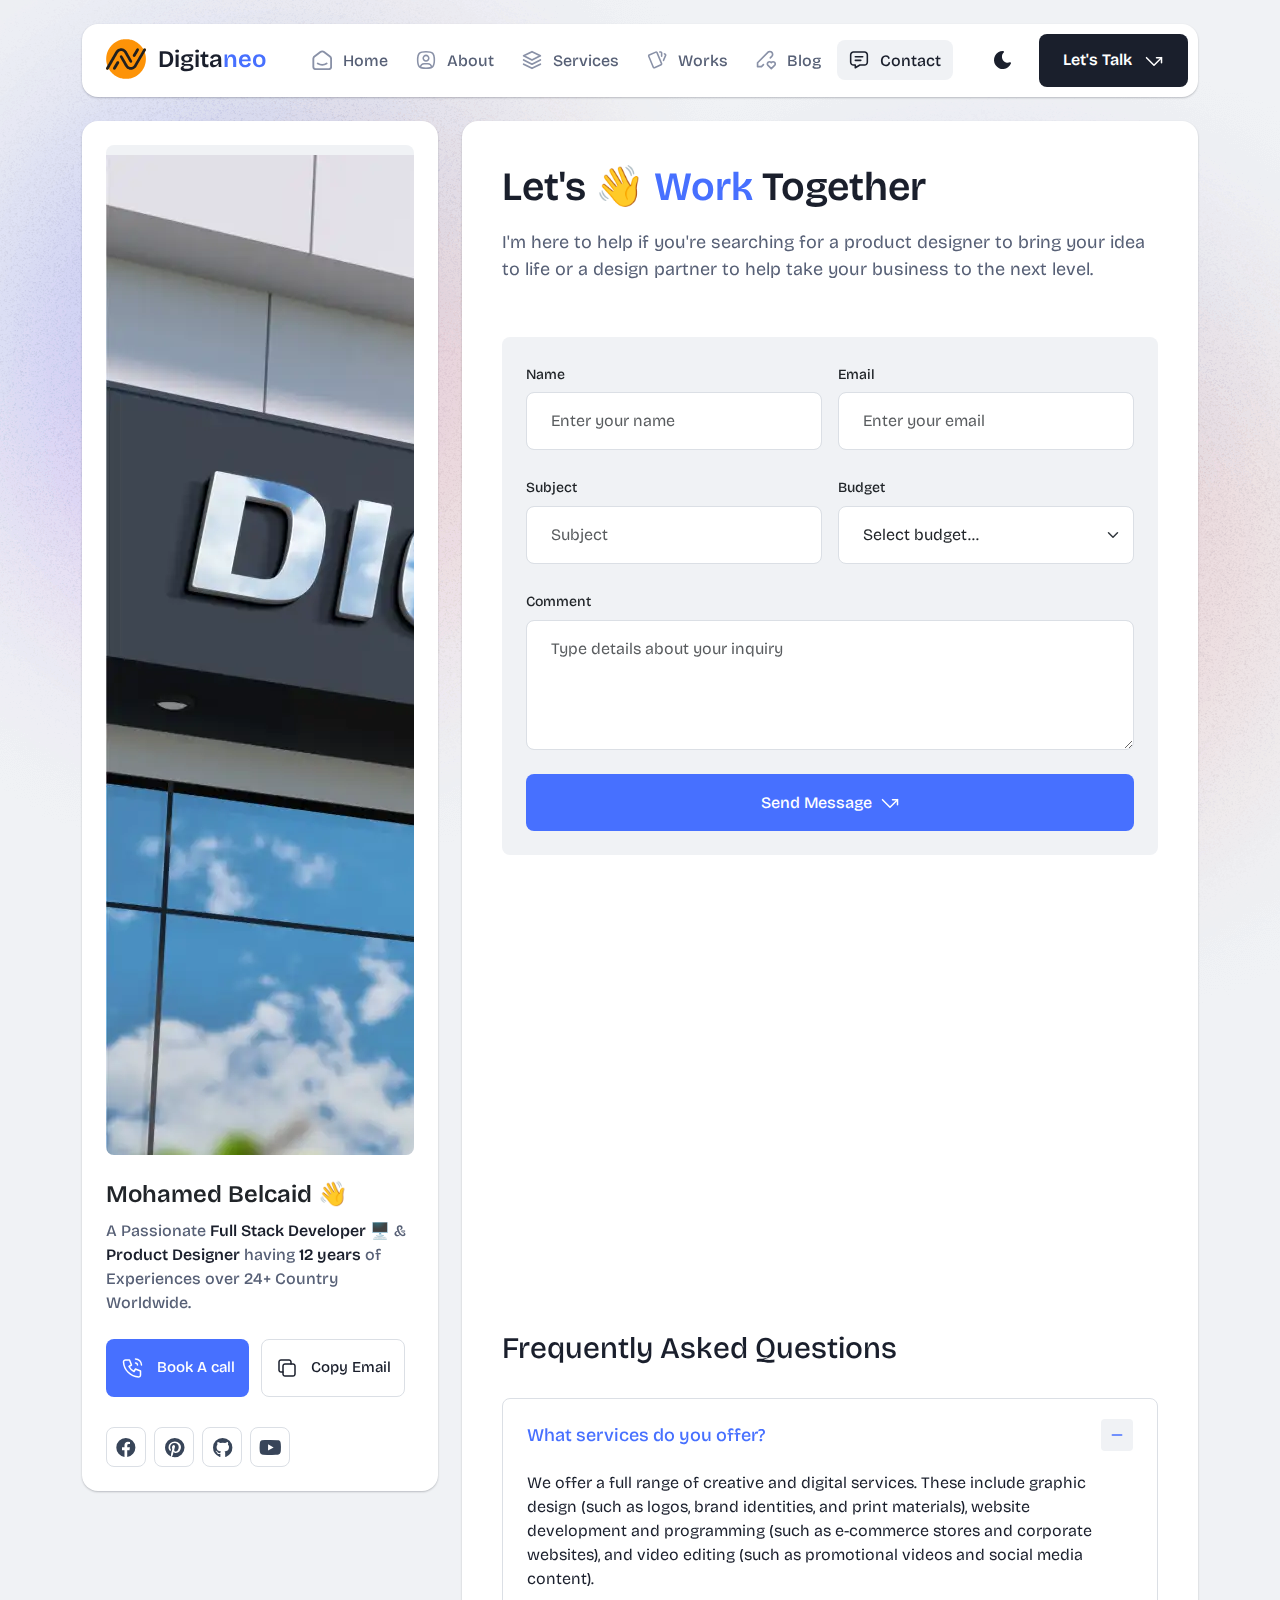
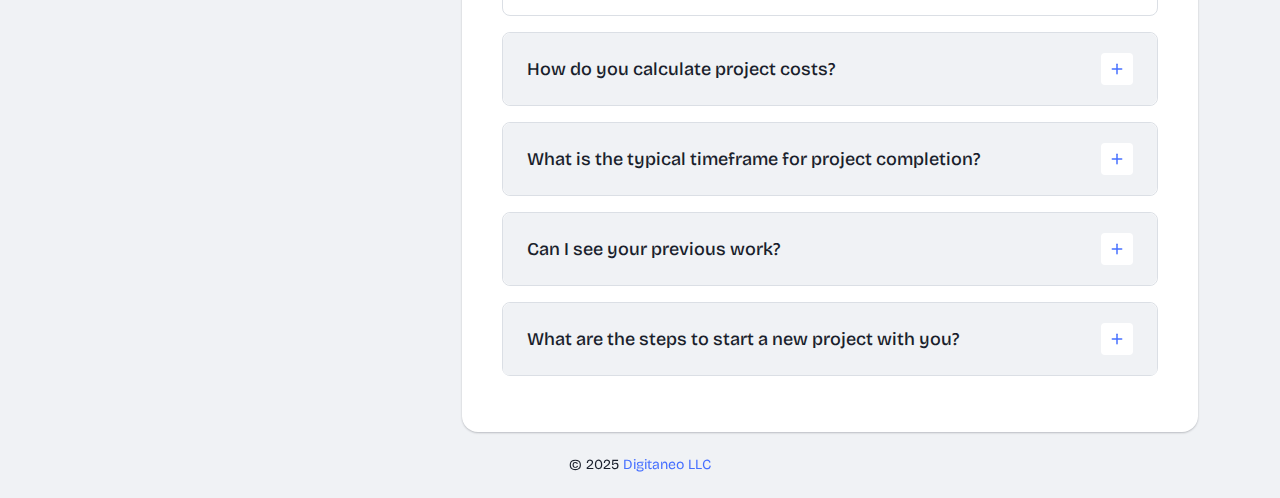
<file: contact.html>
<!DOCTYPE html>
<html lang="en">

<head>
  <meta charset="UTF-8">
  <meta http-equiv="X-UA-Compatible" content="IE=edge">
  <title>Contact - Digitaneo</title>
  <meta name="description" content="Bentofolio - Bootstrap Personal Portfolio Template">
  <meta name="viewport" content="width=device-width, initial-scale=1">

  <link rel="shortcut icon" type="image/x-icon" href="assets/img/favicon.svg">
  <!-- Place favicon.ico in the root directory -->

  <!-- CSS here -->
  <link rel="stylesheet" href="assets/css/bootstrap.min.css">
  <link rel="stylesheet" href="assets/fontawsome/css/all.min.css">
  <link rel="stylesheet" href="assets/fontawsome/css/fontawesome.min.css">
  <link rel="stylesheet" href="assets/css/slick.css">
  <link rel="stylesheet" href="assets/css/magnific-popup.css">
  <link rel="stylesheet" href="assets/css/style.css">
  <link rel="stylesheet" href="assets/css/responsive.css">
</head>

<body>
  <div id="page-content">
    <!-- header part start -->
    <header class="header-area">
      <nav class="navbar">
        <div class="container">
          <div class="menu-container">
            <div class="logo">
              <a class="navbar-brand me-0" href="index.html">
                <svg width="40" height="40" viewBox="0 0 2048 2048">
  <defs>
    <style>
		.s0 { fill: #fd9308 } 
		.s1 { fill: #202020 } 
	</style>
  </defs>
  <path id="Layer" class="s0" d="m996 7h61l40 2 36 3 40 5 42 7 43 9 43 11 42 13 35 12 35 14 21 9 33 15 30 15 23 13 20 11 26 16 36 24 17 12 19 14 18 14 17 14 13 11 14 12 15 14 10 9 42 42 7 8 12 13 9 11 10 11 11 14 10 12 12 16 14 19 14 20 17 26 16 26 11 19v2h2l2-5 7-11 6-7 13-10 10-5 11-3 6-1h20l14 3 9 4 11 7 10 11 9 16 8 20v18l-6 14-13 23-14 25-12 21-15 26-5 9 1 6 12 36 13 46 10 42 8 42 7 49 4 40 2 30 1 28v45l-2 49-3 37-6 47-7 41-8 38-10 39-12 40-10 30-14 37-16 38-18 38-16 31-13 23-13 22-14 22-16 24-14 20-12 16-13 17-13 16-9 11-13 15-12 13-7 8-14 15-33 33-8 7-7 7-8 7-28 24-14 11-15 12-16 12-18 13-33 22-19 12-20 12-23 13-28 15-24 12-36 16-26 11-35 13-36 12-30 9-52 13-40 8-38 6-41 5-36 3-17 1-33 [base64] 7-9 12-6 7-11 9-14 8-13 4h-24l-12-5-13-7-9-7-8-7-11-15-6-11v-26l8-16 11-23 12-23 16-27 10-17 11-18-1-10-12-36-12-42-10-42-9-46-7-49-4-41-2-32-1-28v-43l2-46 3-35 4-34 7-45 7-35 9-38 10-36 12-38 15-41 12-29 11-25 17-35 10-20 13-23 15-26 15-24 17-25 12-17 13-18 14-18 13-16 11-13 9-11 14-15 7-8 12-13 35-35 8-7 14-13 8-7 14-12 17-14 14-11 21-16 17-12 23-16 16-10 19-12 22-13 27-15 29-15 34-16 38-16 29-11 38-13 41-12 44-11 45-9 45-7 36-4 42-3z"/>
  <path id="Layer" class="s1" d="m738 478h79l33 6 29 8 21 8 22 10 21 12 21 14 14 11 13 11 10 9 21 21 7 8 11 13 15 20 11 17 14 24 16 29 29 49 17 29 28 49 15 27 10 17 15 27 16 28 14 25 14 24 28 50 10 17 14 25 12 21 10 18 6 12 5 14 2 9v15l-4 16-4 9-6 10-4 5-12 9-16 7-12 3-15 1-16-3-9-4-11-7-7-7-9-11-14-21-17-29-16-27-14-24-17-29-14-24-15-26-14-24-32-56-15-26-16-28-14-24-15-26-14-24-20-34-21-35-13-21-10-16-9-12-9-10-8-8-15-11-18-10-16-7-15-5-25-6-19-3-12-1h-14l-21 2-22 5-22 8-17 9-13 10-13 12-23 23-18 22-10 16-15 26-14 24-13 23-13 22-14 24-15 26-40 70-15 26-14 24-11 19-9 15-13 22-15 25-14 24-10 17-12 21-12 22-10 18-16 29-9 15-14 23-10 16-14 24-13 23-14 25-13 23-22 38-10 17-15 25-17 29-14 24-10 17-10 18-5 8-7 11-8 10-5 6-11 9-14 8-13 4h-24l-12-5-13-7-9-7-8-7-11-15-6-11v-26l8-16 11-23 12-23 16-27 10-17 11-18 4-8 10-16 16-28 14-25 10-17 14-25 13-22 16-28 10-17 17-28 15-25 15-26 15-27 26-46 15-27 16-27 15-26 17-29 16-27 16-28 14-24 12-21 15-26 16-27 14-25 15-26 14-24 15-26 12-21 12-20 8-12 11-14 12-13 7-8 8-7 11-11 11-9 14-12 19-13 14-9 18-10 21-10 22-8 36-9z"/>
  <path id="Layer" class="s1" d="m1967 483h20l14 3 9 4 11 7 10 11 9 16 8 20v18l-6 14-13 23-14 25-12 21-15 26-11 20-9 15-11 19-28 48-15 26-16 27-9 16-10 17-12 21-10 17-28 48-11 19-42 72-8 14-14 24-16 28-45 78-14 24-16 28-15 26-14 24-13 23-14 24-9 16-10 17-17 29-16 26-9 14-8 11-13 16-14 15-8 8-11 9-13 11-19 13-17 11-21 12-27 13-24 9-21 6-26 5-23 3h-61l-31-5-24-6-24-8-27-12-22-12-19-12-16-12-14-11-15-14-8-7-11-12-9-10-10-13-14-19-15-23-12-20-15-26-13-23-14-25-14-24-14-25-14-24-14-25-48-84-15-26-76-133-15-29-6-15-2-9v-15l3-12 5-12 8-11 7-7 14-9 13-5 8-2h21l12 3 14 7 10 9 9 10 10 14 15 25 14 24 14 25 10 17 14 24 14 25 42 72 11 19 28 48 17 29 15 26 16 27 30 52 25 45 11 18 10 13 9 11 10 10 14 11 14 9 16 8 15 6 17 5 27 5 9 1h39l26-5 17-5 18-8 16-9 16-12 13-12 12-13 12-16 13-20 17-28 15-26 14-25 10-17 12-21 14-24 30-52 12-21 42-72 15-26 16-27 12-21 14-24 30-52 16-27 12-21 14-24 15-26 14-24 16-28 13-23 14-24 13-23 30-52 44-77 12-20 2-4h2l2-5 7-11 6-7 13-10 10-5 11-3z"/>
  <path id="Layer" class="s1" d="m596 1133h22l15 4 12 6 10 9 7 8 8 15 4 14 1 6v16l-3 15-6 17-10 19-24 40-17 29-13 22-10 17-28 48-15 29-10 17-14 22-13 21-12 20-8 12-11 12-9 7-15 7-23 8-6 1h-11l-9-2-18-11-10-8-7-7-7-11-6-16-1-5v-19l4-16 6-15 8-16 8-15 12-21 30-52 17-29 8-13 19-32 15-25 17-29 13-22 17-28 12-18 11-12 13-9 15-7z"/>
  <path id="Layer" class="s1" d="m1613 477h10l15 2 16 7 13 10 8 10 8 16 3 12 1 7v17l-4 17-5 12-10 18-13 22-28 48-17 29-14 24-20 34-14 24-15 26-17 29-17 28-12 17-9 10-13 10-16 8-15 4h-18l-14-4-12-6-13-11-11-16-6-15-2-8v-21l4-16 6-15 9-17 9-15 17-29 20-34 11-19 12-20 34-58 16-27 17-29 12-20 11-18 9-12 12-12 15-10 14-6 6-2z"/>
                    class="logo-icon" />
                </svg>
                <span>Digita<span class="primary">neo</span></span>
              </a>
            </div>
            <div class="navbar-main d-flex flex-grow-1">
              <div class="logo inner-logo d-block d-xl-none">
                <a class="navbar-brand me-0" href="index.html">
                  <svg width="40" height="40" viewBox="0 0 2048 2048">
  <defs>
    <style>
		.s0 { fill: #fd9308 } 
		.s1 { fill: #202020 } 
	</style>
  </defs>
  <path id="Layer" class="s0" d="m996 7h61l40 2 36 3 40 5 42 7 43 9 43 11 42 13 35 12 35 14 21 9 33 15 30 15 23 13 20 11 26 16 36 24 17 12 19 14 18 14 17 14 13 11 14 12 15 14 10 9 42 42 7 8 12 13 9 11 10 11 11 14 10 12 12 16 14 19 14 20 17 26 16 26 11 19v2h2l2-5 7-11 6-7 13-10 10-5 11-3 6-1h20l14 3 9 4 11 7 10 11 9 16 8 20v18l-6 14-13 23-14 25-12 21-15 26-5 9 1 6 12 36 13 46 10 42 8 42 7 49 4 40 2 30 1 28v45l-2 49-3 37-6 47-7 41-8 38-10 39-12 40-10 30-14 37-16 38-18 38-16 31-13 23-13 22-14 22-16 24-14 20-12 16-13 17-13 16-9 11-13 15-12 13-7 8-14 15-33 33-8 7-7 7-8 7-28 24-14 11-15 12-16 12-18 13-33 22-19 12-20 12-23 13-28 15-24 12-36 16-26 11-35 13-36 12-30 9-52 13-40 8-38 6-41 5-36 3-17 1-33 [base64] 7-9 12-6 7-11 9-14 8-13 4h-24l-12-5-13-7-9-7-8-7-11-15-6-11v-26l8-16 11-23 12-23 16-27 10-17 11-18-1-10-12-36-12-42-10-42-9-46-7-49-4-41-2-32-1-28v-43l2-46 3-35 4-34 7-45 7-35 9-38 10-36 12-38 15-41 12-29 11-25 17-35 10-20 13-23 15-26 15-24 17-25 12-17 13-18 14-18 13-16 11-13 9-11 14-15 7-8 12-13 35-35 8-7 14-13 8-7 14-12 17-14 14-11 21-16 17-12 23-16 16-10 19-12 22-13 27-15 29-15 34-16 38-16 29-11 38-13 41-12 44-11 45-9 45-7 36-4 42-3z"/>
  <path id="Layer" class="s1" d="m738 478h79l33 6 29 8 21 8 22 10 21 12 21 14 14 11 13 11 10 9 21 21 7 8 11 13 15 20 11 17 14 24 16 29 29 49 17 29 28 49 15 27 10 17 15 27 16 28 14 25 14 24 28 50 10 17 14 25 12 21 10 18 6 12 5 14 2 9v15l-4 16-4 9-6 10-4 5-12 9-16 7-12 3-15 1-16-3-9-4-11-7-7-7-9-11-14-21-17-29-16-27-14-24-17-29-14-24-15-26-14-24-32-56-15-26-16-28-14-24-15-26-14-24-20-34-21-35-13-21-10-16-9-12-9-10-8-8-15-11-18-10-16-7-15-5-25-6-19-3-12-1h-14l-21 2-22 5-22 8-17 9-13 10-13 12-23 23-18 22-10 16-15 26-14 24-13 23-13 22-14 24-15 26-40 70-15 26-14 24-11 19-9 15-13 22-15 25-14 24-10 17-12 21-12 22-10 18-16 29-9 15-14 23-10 16-14 24-13 23-14 25-13 23-22 38-10 17-15 25-17 29-14 24-10 17-10 18-5 8-7 11-8 10-5 6-11 9-14 8-13 4h-24l-12-5-13-7-9-7-8-7-11-15-6-11v-26l8-16 11-23 12-23 16-27 10-17 11-18 4-8 10-16 16-28 14-25 10-17 14-25 13-22 16-28 10-17 17-28 15-25 15-26 15-27 26-46 15-27 16-27 15-26 17-29 16-27 16-28 14-24 12-21 15-26 16-27 14-25 15-26 14-24 15-26 12-21 12-20 8-12 11-14 12-13 7-8 8-7 11-11 11-9 14-12 19-13 14-9 18-10 21-10 22-8 36-9z"/>
  <path id="Layer" class="s1" d="m1967 483h20l14 3 9 4 11 7 10 11 9 16 8 20v18l-6 14-13 23-14 25-12 21-15 26-11 20-9 15-11 19-28 48-15 26-16 27-9 16-10 17-12 21-10 17-28 48-11 19-42 72-8 14-14 24-16 28-45 78-14 24-16 28-15 26-14 24-13 23-14 24-9 16-10 17-17 29-16 26-9 14-8 11-13 16-14 15-8 8-11 9-13 11-19 13-17 11-21 12-27 13-24 9-21 6-26 5-23 3h-61l-31-5-24-6-24-8-27-12-22-12-19-12-16-12-14-11-15-14-8-7-11-12-9-10-10-13-14-19-15-23-12-20-15-26-13-23-14-25-14-24-14-25-14-24-14-25-48-84-15-26-76-133-15-29-6-15-2-9v-15l3-12 5-12 8-11 7-7 14-9 13-5 8-2h21l12 3 14 7 10 9 9 10 10 14 15 25 14 24 14 25 10 17 14 24 14 25 42 72 11 19 28 48 17 29 15 26 16 27 30 52 25 45 11 18 10 13 9 11 10 10 14 11 14 9 16 8 15 6 17 5 27 5 9 1h39l26-5 17-5 18-8 16-9 16-12 13-12 12-13 12-16 13-20 17-28 15-26 14-25 10-17 12-21 14-24 30-52 12-21 42-72 15-26 16-27 12-21 14-24 30-52 16-27 12-21 14-24 15-26 14-24 16-28 13-23 14-24 13-23 30-52 44-77 12-20 2-4h2l2-5 7-11 6-7 13-10 10-5 11-3z"/>
  <path id="Layer" class="s1" d="m596 1133h22l15 4 12 6 10 9 7 8 8 15 4 14 1 6v16l-3 15-6 17-10 19-24 40-17 29-13 22-10 17-28 48-15 29-10 17-14 22-13 21-12 20-8 12-11 12-9 7-15 7-23 8-6 1h-11l-9-2-18-11-10-8-7-7-7-11-6-16-1-5v-19l4-16 6-15 8-16 8-15 12-21 30-52 17-29 8-13 19-32 15-25 17-29 13-22 17-28 12-18 11-12 13-9 15-7z"/>
  <path id="Layer" class="s1" d="m1613 477h10l15 2 16 7 13 10 8 10 8 16 3 12 1 7v17l-4 17-5 12-10 18-13 22-28 48-17 29-14 24-20 34-14 24-15 26-17 29-17 28-12 17-9 10-13 10-16 8-15 4h-18l-14-4-12-6-13-11-11-16-6-15-2-8v-21l4-16 6-15 9-17 9-15 17-29 20-34 11-19 12-20 34-58 16-27 17-29 12-20 11-18 9-12 12-12 15-10 14-6 6-2z"/>
                    class="logo-icon" />
                </svg>
                  <span>Digita<span class="primary">neo</span></span>
                </a>
              </div>
              <ul class="navbar-info mx-auto">
                <li class="nav-item">
                  <a class="nav-link" aria-current="page" href="index.html">
                    <svg class="nav-icon" viewBox="0 0 15 15" fill="none" xmlns="http://www.w3.org/2000/svg">
                      <path
                        d="M13.475 4.92481L9.03083 1.46814C8.64082 1.16473 8.1608 1 7.66667 1C7.17254 1 6.69251 1.16473 6.3025 1.46814L1.8575 4.92481C1.59037 5.13254 1.37424 5.39858 1.22563 5.7026C1.07701 6.00662 0.99984 6.34058 1 6.67897V12.679C1 13.121 1.17559 13.5449 1.48816 13.8575C1.80072 14.17 2.22464 14.3456 2.66667 14.3456H12.6667C13.1087 14.3456 13.5326 14.17 13.8452 13.8575C14.1577 13.5449 14.3333 13.121 14.3333 12.679V6.67897C14.3333 5.99314 14.0167 5.34564 13.475 4.92481Z"
                        stroke-width="1.4" stroke-linecap="round" stroke-linejoin="round" />
                      <path d="M10.9753 10.1665C9.13359 11.2773 6.14859 11.2773 4.30859 10.1665" stroke-width="1.4"
                        stroke-linecap="round" stroke-linejoin="round" />
                    </svg>

                    <span>Home</span>
                  </a>
                </li>
                <li class="nav-item">
                  <a class="nav-link" href="about.html">
                    <svg class="nav-icon" viewBox="0 0 18 18" fill="none" xmlns="http://www.w3.org/2000/svg">
                      <path
                        d="M9 9.8335C9.66304 9.8335 10.2989 9.5701 10.7678 9.10126C11.2366 8.63242 11.5 7.99654 11.5 7.3335C11.5 6.67045 11.2366 6.03457 10.7678 5.56573C10.2989 5.09689 9.66304 4.8335 9 4.8335C8.33696 4.8335 7.70107 5.09689 7.23223 5.56573C6.76339 6.03457 6.5 6.67045 6.5 7.3335C6.5 7.99654 6.76339 8.63242 7.23223 9.10126C7.70107 9.5701 8.33696 9.8335 9 9.8335Z"
                        stroke-width="1.4" stroke-linecap="round" stroke-linejoin="round" />
                      <path
                        d="M9 1.5C15 1.5 16.5 3 16.5 9C16.5 15 15 16.5 9 16.5C3 16.5 1.5 15 1.5 9C1.5 3 3 1.5 9 1.5Z"
                        stroke-width="1.4" stroke-linecap="round" stroke-linejoin="round" />
                      <path
                        d="M4 15.7085V15.6668C4 14.7828 4.35119 13.9349 4.97631 13.3098C5.60143 12.6847 6.44928 12.3335 7.33333 12.3335H10.6667C11.5507 12.3335 12.3986 12.6847 13.0237 13.3098C13.6488 13.9349 14 14.7828 14 15.6668V15.7085"
                        stroke-width="1.4" stroke-linecap="round" stroke-linejoin="round" />
                    </svg>
                    About
                  </a>
                </li>
                <li class="nav-item">
                  <a class="nav-link" href="services.html">
                    <svg class="nav-icon" viewBox="0 0 16 16" fill="none" xmlns="http://www.w3.org/2000/svg">
                      <path d="M7.99967 1.3335L1.33301 4.66683L7.99967 8.00016L14.6663 4.66683L7.99967 1.3335Z"
                        stroke-width="1.4" stroke-linecap="round" stroke-linejoin="round" />
                      <path d="M1.33301 8L7.99967 11.3333L14.6663 8" stroke-width="1.4" stroke-linecap="round"
                        stroke-linejoin="round" />
                      <path d="M1.33301 11.3335L7.99967 14.6668L14.6663 11.3335" stroke-width="1.4"
                        stroke-linecap="round" stroke-linejoin="round" />
                    </svg>
                    Services
                  </a>
                </li>
                <li class="nav-item">
                  <a class="nav-link" href="Portfolio/works.html">
                    <svg class="nav-icon" viewBox="0 0 18 17" fill="none" xmlns="http://www.w3.org/2000/svg">
                      <path
                        d="M2.00326 3.99733L7.95159 1.40649C8.04974 1.36442 8.15533 1.34243 8.26212 1.34181C8.3689 1.34119 8.47473 1.36196 8.57337 1.40289C8.67201 1.44382 8.76145 1.50408 8.83642 1.58013C8.9114 1.65617 8.97039 1.74646 9.00992 1.84566L13.1133 11.764C13.1985 11.9651 13.2014 12.1917 13.1213 12.3949C13.0412 12.5982 12.8845 12.7618 12.6849 12.8507L6.73742 15.4415C6.63922 15.4837 6.53356 15.5058 6.42668 15.5065C6.3198 15.5072 6.21387 15.4864 6.11514 15.4455C6.0164 15.4046 5.92688 15.3442 5.85184 15.2681C5.7768 15.192 5.71778 15.1016 5.67826 15.0023L1.57492 5.08316C1.48963 4.88204 1.48673 4.65546 1.56684 4.45222C1.64696 4.24898 1.80367 4.08616 2.00326 3.99733Z"
                        stroke-width="1.4" stroke-linecap="round" stroke-linejoin="round" />
                      <path
                        d="M11.5 1.3335H12.3333C12.5543 1.3335 12.7663 1.42129 12.9226 1.57757C13.0789 1.73385 13.1667 1.94582 13.1667 2.16683V5.0835"
                        stroke-width="1.4" stroke-linecap="round" stroke-linejoin="round" />
                      <path
                        d="M15.6663 3C15.8863 3.09333 16.0997 3.18083 16.3063 3.2625C16.5098 3.34882 16.6706 3.51241 16.7534 3.71729C16.8362 3.92217 16.8343 4.15155 16.748 4.355L14.833 8.83334"
                        stroke-width="1.4" stroke-linecap="round" stroke-linejoin="round" />
                    </svg>
                    Works
                  </a>
                </li>
                <li class="nav-item">
                  <a class="nav-link" href="./Blog/Page-1.html">
                    <svg class="nav-icon" viewBox="0 0 17 16" fill="none" xmlns="http://www.w3.org/2000/svg">
                      <path
                        d="M12.1663 6.16676L13.4163 4.91676C13.6352 4.69789 13.8088 4.43805 13.9273 4.15208C14.0457 3.86612 14.1067 3.55962 14.1067 3.25009C14.1067 2.94056 14.0457 2.63406 13.9273 2.3481C13.8088 2.06213 13.6352 1.80229 13.4163 1.58342C13.1975 1.36455 12.9376 1.19094 12.6517 1.07248C12.3657 0.954033 12.0592 0.893066 11.7497 0.893066C11.4401 0.893066 11.1336 0.954033 10.8477 1.07248C10.5617 1.19094 10.3019 1.36455 10.083 1.58342L1.33301 10.3334V13.6668H4.66634L6.33301 12.0001"
                        stroke-width="1.4" stroke-linecap="round" stroke-linejoin="round" />
                      <path
                        d="M13.0004 15.3335L15.7921 12.5968C15.9633 12.4307 16.0995 12.232 16.1926 12.0124C16.2857 11.7927 16.3339 11.5567 16.3343 11.3181C16.3347 11.0796 16.2873 10.8434 16.1948 10.6235C16.1024 10.4035 15.9669 10.2044 15.7963 10.0377C15.448 9.69712 14.9806 9.50602 14.4935 9.50509C14.0065 9.50415 13.5383 9.69346 13.1888 10.0327L13.0021 10.216L12.8163 10.0327C12.4681 9.69237 12.0008 9.50143 11.5139 9.50049C11.0271 9.49956 10.5591 9.68871 10.2096 10.0277C10.0383 10.1937 9.9021 10.3924 9.80891 10.612C9.71572 10.8316 9.66746 11.0677 9.667 11.3062C9.66653 11.5447 9.71386 11.781 9.80619 12.0009C9.89853 12.2209 10.034 12.4201 10.2046 12.5868L13.0004 15.3335Z"
                        stroke-width="1.4" stroke-linecap="round" stroke-linejoin="round" />
                    </svg>
                    Blog
                  </a>
                </li>
                <li class="nav-item">
                  <a class="nav-link active" href="contact.html">
                    <svg class="nav-icon" viewBox="0 0 18 17" fill="none" xmlns="http://www.w3.org/2000/svg">
                      <path d="M5.66699 5.5H12.3337" stroke-width="1.4" stroke-linecap="round"
                        stroke-linejoin="round" />
                      <path d="M5.66699 8.8335H10.667" stroke-width="1.4" stroke-linecap="round"
                        stroke-linejoin="round" />
                      <path
                        d="M14 1.3335C14.663 1.3335 15.2989 1.59689 15.7678 2.06573C16.2366 2.53457 16.5 3.17045 16.5 3.8335V10.5002C16.5 11.1632 16.2366 11.7991 15.7678 12.2679C15.2989 12.7368 14.663 13.0002 14 13.0002H9.83333L5.66667 15.5002V13.0002H4C3.33696 13.0002 2.70107 12.7368 2.23223 12.2679C1.76339 11.7991 1.5 11.1632 1.5 10.5002V3.8335C1.5 3.17045 1.76339 2.53457 2.23223 2.06573C2.70107 1.59689 3.33696 1.3335 4 1.3335H14Z"
                        stroke-width="1.4" stroke-linecap="round" stroke-linejoin="round" />
                    </svg>
                    Contact
                  </a>
                </li>
              </ul>
              <div class="header-right-info d-flex align-items-center">
                <button class="theme-control-btn">
                  <span class="dark">
                    <svg width="24" height="24" viewBox="0 0 24 24" fill="none" xmlns="http://www.w3.org/2000/svg">
                      <path
                        d="M11.8005 3C10.207 3.0003 8.64356 3.44286 7.27683 4.28049C5.91011 5.11811 4.79139 6.31937 4.04002 7.75612C3.28865 9.19288 2.93281 10.8112 3.01046 12.4386C3.08811 14.0659 3.59633 15.6411 4.48091 16.9963C5.3655 18.3514 6.59326 19.4356 8.03324 20.1333C9.47322 20.8309 11.0714 21.1157 12.6573 20.9574C14.2432 20.7991 15.7573 20.2036 17.0381 19.2344C18.319 18.2652 19.3185 16.9587 19.9301 15.4542C20.2302 14.7162 19.5111 13.9746 18.7875 14.2752C17.5475 14.7888 16.1706 14.8418 14.8963 14.425C13.622 14.0082 12.5308 13.1479 11.8126 11.9937C11.0943 10.8396 10.7943 9.4645 10.9648 8.10764C11.1353 6.75077 11.7655 5.49792 12.7458 4.5669L12.8136 4.4949C13.2986 3.9279 12.913 3.0072 12.1464 3.0072H11.9122L11.8524 3.0018L11.7996 3H11.8005Z"
                        fill="#1A1F2C" />
                    </svg>
                    <small class="theme-text d-block d-xl-none">Change appearance</small>
                  </span>
                  <span class="light">
                    <svg width="24" height="24" viewBox="0 0 24 24" fill="none" xmlns="http://www.w3.org/2000/svg">
                      <path
                        d="M12 19C12.2449 19 12.4813 19.09 12.6644 19.2527C12.8474 19.4155 12.9643 19.6397 12.993 19.883L13 20V21C12.9997 21.2549 12.9021 21.5 12.7272 21.6854C12.5522 21.8707 12.313 21.9822 12.0586 21.9972C11.8042 22.0121 11.5536 21.9293 11.3582 21.7657C11.1627 21.6021 11.0371 21.3701 11.007 21.117L11 21V20C11 19.7348 11.1054 19.4804 11.2929 19.2929C11.4804 19.1054 11.7348 19 12 19Z"
                        fill="#FD7E41" />
                      <path
                        d="M18.3127 16.9099L18.4067 16.9929L19.1067 17.6929C19.2861 17.8729 19.3902 18.1144 19.398 18.3683C19.4057 18.6223 19.3165 18.8697 19.1485 19.0602C18.9804 19.2508 18.7462 19.3702 18.4933 19.3943C18.2403 19.4184 17.9877 19.3454 17.7867 19.1899L17.6927 19.1069L16.9927 18.4069C16.8202 18.2347 16.7165 18.0053 16.7012 17.7619C16.6859 17.5186 16.76 17.278 16.9097 17.0855C17.0593 16.893 17.2741 16.7618 17.5137 16.7166C17.7533 16.6713 18.0012 16.7152 18.2107 16.8399L18.3127 16.9099Z"
                        fill="#FD7E41" />
                      <path
                        d="M7.00747 16.993C7.17965 17.1652 7.28308 17.3943 7.29836 17.6373C7.31364 17.8803 7.23972 18.1206 7.09047 18.313L7.00747 18.407L6.30747 19.107C6.12751 19.2863 5.88604 19.3905 5.63209 19.3982C5.37814 19.406 5.13076 19.3168 4.94019 19.1487C4.74963 18.9807 4.63017 18.7464 4.60607 18.4935C4.58198 18.2406 4.65506 17.988 4.81047 17.787L4.89347 17.693L5.59347 16.993C5.781 16.8055 6.03531 16.7002 6.30047 16.7002C6.56563 16.7002 6.81994 16.8055 7.00747 16.993Z"
                        fill="#FD7E41" />
                      <path
                        d="M3.99987 11C4.25475 11.0003 4.4999 11.0979 4.68524 11.2728C4.87057 11.4478 4.9821 11.687 4.99704 11.9414C5.01198 12.1958 4.92919 12.4464 4.7656 12.6418C4.60201 12.8373 4.36996 12.9629 4.11687 12.993L3.99987 13H2.99987C2.74499 12.9997 2.49984 12.9021 2.3145 12.7272C2.12916 12.5522 2.01763 12.313 2.0027 12.0586C1.98776 11.8042 2.07054 11.5536 2.23413 11.3582C2.39772 11.1627 2.62977 11.0371 2.88287 11.007L2.99987 11H3.99987Z"
                        fill="#FD7E41" />
                      <path
                        d="M20.9999 11C21.2547 11.0003 21.4999 11.0979 21.6852 11.2728C21.8706 11.4478 21.9821 11.687 21.997 11.9414C22.012 12.1958 21.9292 12.4464 21.7656 12.6418C21.602 12.8373 21.37 12.9629 21.1169 12.993L20.9999 13H19.9999C19.745 12.9997 19.4998 12.9021 19.3145 12.7272C19.1292 12.5522 19.0176 12.313 19.0027 12.0586C18.9878 11.8042 19.0705 11.5536 19.2341 11.3582C19.3977 11.1627 19.6298 11.0371 19.8829 11.007L19.9999 11H20.9999Z"
                        fill="#FD7E41" />
                      <path
                        d="M6.21264 4.80985L6.30664 4.89285L7.00664 5.59285C7.18599 5.77281 7.29011 6.01429 7.29787 6.26824C7.30562 6.52219 7.21642 6.76957 7.04839 6.96013C6.88036 7.1507 6.64609 7.27016 6.39316 7.29425C6.14024 7.31834 5.88763 7.24526 5.68664 7.08985L5.59264 7.00685L4.89264 6.30685C4.72073 6.13453 4.61757 5.90543 4.6025 5.66248C4.58744 5.41954 4.6615 5.17945 4.8108 4.98721C4.9601 4.79497 5.1744 4.66378 5.41351 4.61824C5.65262 4.57271 5.90013 4.61594 6.10964 4.73985L6.21264 4.80985Z"
                        fill="#FD7E41" />
                      <path
                        d="M19.1071 4.89288C19.2793 5.06508 19.3827 5.29418 19.398 5.5372C19.4132 5.78023 19.3393 6.02048 19.1901 6.21288L19.1071 6.30688L18.4071 7.00688C18.2271 7.18623 17.9856 7.29036 17.7317 7.29811C17.4777 7.30587 17.2304 7.21667 17.0398 7.04864C16.8492 6.8806 16.7298 6.64633 16.7057 6.39341C16.6816 6.14049 16.7547 5.88788 16.9101 5.68688L16.9931 5.59288L17.6931 4.89288C17.8806 4.70541 18.1349 4.6001 18.4001 4.6001C18.6652 4.6001 18.9196 4.70541 19.1071 4.89288Z"
                        fill="#FD7E41" />
                      <path
                        d="M12 2C12.2449 2.00003 12.4813 2.08996 12.6644 2.25272C12.8474 2.41547 12.9643 2.63975 12.993 2.883L13 3V4C12.9997 4.25488 12.9021 4.50003 12.7272 4.68537C12.5522 4.8707 12.313 4.98223 12.0586 4.99717C11.8042 5.01211 11.5536 4.92933 11.3582 4.76573C11.1627 4.60214 11.0371 4.3701 11.007 4.117L11 4V3C11 2.73478 11.1054 2.48043 11.2929 2.29289C11.4804 2.10536 11.7348 2 12 2Z"
                        fill="#FD7E41" />
                      <path
                        d="M12 7C12.9797 6.99994 13.9378 7.28769 14.7553 7.8275C15.5729 8.36731 16.2138 9.1354 16.5986 10.0364C16.9833 10.9373 17.0949 11.9315 16.9195 12.8953C16.7441 13.8592 16.2893 14.7502 15.6118 15.4579C14.9343 16.1655 14.0638 16.6585 13.1085 16.8756C12.1532 17.0928 11.1552 17.0245 10.2383 16.6793C9.3215 16.334 8.52629 15.7271 7.95146 14.9338C7.37663 14.1405 7.04752 13.1958 7.005 12.217L7 12L7.005 11.783C7.06092 10.4958 7.61161 9.27978 8.54222 8.38866C9.47284 7.49754 10.7115 7.00007 12 7Z"
                        fill="#FD7E41" />
                    </svg>
                    <small class="theme-text d-block d-xl-none">Change appearance</small>
                  </span>
                </button>
                <a href="contact.html" class="lets-talk-btn">
                  Let's Talk
                  <svg class="icon" width="20" height="20" viewBox="0 0 20 20" fill="none"
                    xmlns="http://www.w3.org/2000/svg">
                    <path d="M17.5 11.6665V6.6665H12.5" stroke="white" stroke-width="1.5" stroke-linecap="round"
                      stroke-linejoin="round" />
                    <path d="M17.5 6.6665L10 14.1665L2.5 6.6665" stroke="white" stroke-width="1.5"
                      stroke-linecap="round" stroke-linejoin="round" />
                  </svg>
                </a>
              </div>
            </div>
            <div class="mobile-menu-overlay d-block d-lg-none"></div>
            <div class="mobile-menu-control-bar d-block d-xl-none">
              <button class="mobile-menu-control-bar">
                <i class="fas fa-bars"></i>
              </button>
            </div>
          </div>
        </div>
      </nav>
    </header>
    <!-- header part end -->

    <!-- main area part start -->
    <main>

      <section class="content-box-area mt-4">
        <div class="container">
          <div class="row g-4">
            <div class="col-xl-4">
              <div class="card profile-card">
                <div class="card-body">
                  <div class="image text-center">
                    <img src="assets/img/images/pr1.webp" alt="profile">
                  </div>
                  <div class="text">
                    <h3 class="card-title">Mohamed Belcaid 👋</h3>
                    <p>A Passionate <span>Full Stack Developer</span> 🖥️ & <span>Product Designer</span> having
                      <span>12
                        years</span> of Experiences over 24+
                      Country Worldwide.</p>
                    <div class="common-button-groups">
                      <a class="btn btn-call" href="tel:+212705507060">
                        <svg class="icon" width="25" height="24" viewBox="0 0 25 24" fill="none"
                          xmlns="http://www.w3.org/2000/svg">
                          <path
                            d="M5.5 4H9.5L11.5 9L9 10.5C10.071 12.6715 11.8285 14.429 14 15.5L15.5 13L20.5 15V19C20.5 19.5304 20.2893 20.0391 19.9142 20.4142C19.5391 20.7893 19.0304 21 18.5 21C14.5993 20.763 10.9202 19.1065 8.15683 16.3432C5.3935 13.5798 3.73705 9.90074 3.5 6C3.5 5.46957 3.71071 4.96086 4.08579 4.58579C4.46086 4.21071 4.96957 4 5.5 4Z"
                            stroke="white" stroke-width="1.5" stroke-linecap="round" stroke-linejoin="round" />
                          <path
                            d="M15.5 7C16.0304 7 16.5391 7.21071 16.9142 7.58579C17.2893 7.96086 17.5 8.46957 17.5 9"
                            stroke="white" stroke-width="1.5" stroke-linecap="round" stroke-linejoin="round" />
                          <path d="M15.5 3C17.0913 3 18.6174 3.63214 19.7426 4.75736C20.8679 5.88258 21.5 7.4087 21.5 9"
                            stroke="white" stroke-width="1.5" stroke-linecap="round" stroke-linejoin="round" />
                        </svg>
                        Book A call
                      </a>
                      <button class="btn btn-copy" data-clipboard-text="contact@digitaneo.com">
                        <svg class="icon" width="24" height="24" viewBox="0 0 24 24" fill="none"
                          xmlns="http://www.w3.org/2000/svg">
                          <path
                            d="M8 10C8 9.46957 8.21071 8.96086 8.58579 8.58579C8.96086 8.21071 9.46957 8 10 8H18C18.5304 8 19.0391 8.21071 19.4142 8.58579C19.7893 8.96086 20 9.46957 20 10V18C20 18.5304 19.7893 19.0391 19.4142 19.4142C19.0391 19.7893 18.5304 20 18 20H10C9.46957 20 8.96086 19.7893 8.58579 19.4142C8.21071 19.0391 8 18.5304 8 18V10Z"
                            stroke-width="1.5" stroke-linecap="round" stroke-linejoin="round" />
                          <path
                            d="M16 8V6C16 5.46957 15.7893 4.96086 15.4142 4.58579C15.0391 4.21071 14.5304 4 14 4H6C5.46957 4 4.96086 4.21071 4.58579 4.58579C4.21071 4.96086 4 5.46957 4 6V14C4 14.5304 4.21071 15.0391 4.58579 15.4142C4.96086 15.7893 5.46957 16 6 16H8"
                            stroke-width="1.5" stroke-linecap="round" stroke-linejoin="round" />
                        </svg>
                        Copy Email
                      </button>
                    </div>
                    <div class="social-media-icon">
                      <ul class="list-unstyled">
                        <li><a href="https://facebook.com/digitaneo"><i class="fab fa-facebook"></i></a></li>
                        <li><a href="https://pinterest.com/digitaneo"><i class="fab fa-pinterest"></i></a></li>
                        <li><a href="https://github.com/Digitaneo"><i class="fab fa-github"></i></a></li>
                        <li><a href="https://www.youtube.com/@Digitaneo"><i class="fab fa-youtube"></i></a></li>
                      </ul>
                    </div>
                  </div>
                </div>
              </div>
            </div>
            <div class="col-xl-8">
              <div class="card content-box-card">
                <div class="card-body portfolio-card contact-card">
                  <div class="top-info">
                    <div class="text">
                      <h1 class="main-title">Let's 👋 <span>Work</span> Together</h1>
                      <p>I'm here to help if you're searching for a product designer to bring your idea to life or a
                        design partner to help take your business to the next level.</p>
                    </div>
                  </div>
                  <div class="contact-area">
                    <div class="leave-comments-area">
                      <div class="comments-box">
                        <form id="contact-form" action="assets/mail.php" method="POST">
                          <div class="row gx-3">
                            <div class="col-md-6">
                              <div class="mb-4">
                                <label class="form-label">Name</label>
                                <input name="name" required type="text" class="form-control shadow-none" placeholder="Enter your name">
                              </div>
                            </div>
                            <div class="col-md-6">
                              <div class="mb-4">
                                <label class="form-label">Email</label>
                                <input name="email" required type="email" class="form-control shadow-none" placeholder="Enter your email">
                              </div>
                            </div>
                            <div class="col-md-6">
                              <div class="mb-4">
                                <label class="form-label">Subject</label>
                                <input name="subject" required type="text" class="form-control shadow-none" placeholder="Subject">
                              </div>
                            </div>
                            <div class="col-md-6">
                              <div class="mb-4">
                                <label class="form-label">Budget</label>
                                <select name="budget" required class="form-select shadow-none">
                                  <option disabled selected>Select budget...</option>
                                  <option value="$5000">$5000</option>
                                  <option value="$5000 - $1000">$5000 - $10000</option>
                                  <option value="$10000 - $2000">$10000 - $20000</option>
                                  <option value="$20000">$20000+</option>
                                </select>
                              </div>
                            </div>
                            <div class="col-md-12">
                              <div class="mb-4">
                                <label class="form-label">Comment</label>
                                <textarea name="message" class="form-control shadow-none" rows="4"
                                  placeholder="Type details about your inquiry"></textarea>
                              </div>
                            </div>
                            <div class="col-md-12">
                              <button class="submit-btn" type="submit">
                                Send Message
                                <svg class="icon" width="20" height="20" viewBox="0 0 20 20" fill="none"
                                  xmlns="http://www.w3.org/2000/svg">
                                  <path d="M17.5 11.6665V6.6665H12.5" stroke="white" stroke-width="1.5"
                                    stroke-linecap="round" stroke-linejoin="round"></path>
                                  <path d="M17.5 6.6665L10 14.1665L2.5 6.6665" stroke="white" stroke-width="1.5"
                                    stroke-linecap="round" stroke-linejoin="round"></path>
                                </svg>
                              </button>
                            </div>
                          </div>
                        </form>
                        <p class="ajax-response mb-0"></p>
                      </div>
                    </div>
                    <div class="contact-map-area">
                      <iframe
                        src="https://www.google.com/maps/embed?pb=!1m18!1m12!1m3!1d193595.25280012016!2d-74.14448732737499!3d40.69763123331177!2m3!1f0!2f0!3f0!3m2!1i1024!2i768!4f13.1!3m3!1m2!1s0x89c24fa5d33f083b%3A0xc80b8f06e177fe62!2sNew%20York%2C%20NY%2C%20USA!5e0!3m2!1sen!2sbd!4v1711832776336!5m2!1sen!2sbd"
                        allowfullscreen="" loading="lazy" referrerpolicy="no-referrer-when-downgrade"></iframe>
                    </div>
                    <div class="frequently-asked-questions">
                      <h2 class="main-common-title">Frequently Asked Questions
                      </h2>
                      <div class="frequently-asked-questions-main">
                        <div class="accordion" id="accordionExample">
                          <div class="accordion-item">
                            <h4 class="accordion-header" id="headingOne">
                              <button class="accordion-button" type="button" data-bs-toggle="collapse"
                                data-bs-target="#collapseOne" aria-expanded="true" aria-controls="collapseOne">
                                What services do you offer?
                                <span class="ms-auto">
                                  <span class="icon ms-4">
                                    <img class="icon-plus" src="assets/img/icons/plus.svg" alt="plus">
                                    <img class="icon-minus d-none" src="assets/img/icons/minus.svg" alt="minus">
                                  </span>
                                </span>
                              </button>
                            </h4>
                            <div id="collapseOne" class="accordion-collapse collapse show" aria-labelledby="headingOne"
                              data-bs-parent="#accordionExample">
                              <div class="accordion-body">
                                <p>We offer a full range of creative and digital services. These include graphic design (such as logos, brand identities, and print materials), website development and programming (such as e-commerce stores and corporate websites), and video editing (such as promotional videos and social media content).</p>
                              </div>
                            </div>
                          </div>
                          <div class="accordion-item">
                            <h4 class="accordion-header" id="headingTwo">
                              <button class="accordion-button collapsed" type="button" data-bs-toggle="collapse"
                                data-bs-target="#collapseTwo" aria-expanded="false" aria-controls="collapseTwo">
                                How do you calculate project costs?
                                <span class="ms-auto">
                                  <span class="icon ms-4">
                                    <img class="icon-plus" src="assets/img/icons/plus.svg" alt="plus">
                                    <img class="icon-minus d-none" src="assets/img/icons/minus.svg" alt="minus">
                                  </span>
                                </span>
                              </button>
                            </h4>
                            <div id="collapseTwo" class="accordion-collapse collapse" aria-labelledby="headingTwo"
                              data-bs-parent="#accordionExample">
                              <div class="accordion-body">
                                <p>The cost depends on several factors, such as the project scope, required services, and the complexity of the work. To determine an accurate cost, we ask you to contact us to schedule a free consultation. During this session, we'll discuss your requirements in detail and provide you with a customized and transparent quote.</p>
                              </div>
                            </div>
                          </div>
                          <div class="accordion-item">
                            <h4 class="accordion-header" id="headingThree">
                              <button class="accordion-button collapsed" type="button" data-bs-toggle="collapse"
                                data-bs-target="#collapseThree" aria-expanded="false" aria-controls="collapseThree">
                                What is the typical timeframe for project completion?
                                <span class="ms-auto">
                                  <span class="icon ms-4">
                                    <img class="icon-plus" src="assets/img/icons/plus.svg" alt="plus">
                                    <img class="icon-minus d-none" src="assets/img/icons/minus.svg" alt="minus">
                                  </span>
                                </span>
                              </button>
                            </h4>
                            <div id="collapseThree" class="accordion-collapse collapse" aria-labelledby="headingThree"
                              data-bs-parent="#accordionExample">
                              <div class="accordion-body">
                                <p>The timeframe varies based on the project size and service type. For instance, designing a logo might take a few days, while developing a complete website could take several weeks. We will provide you with a detailed and estimated timeline in your quote to ensure transparency.</p>
                              </div>
                            </div>
                          </div>
                          <div class="accordion-item">
                            <h4 class="accordion-header" id="headingFour">
                              <button class="accordion-button collapsed" type="button" data-bs-toggle="collapse"
                                data-bs-target="#collapseFour" aria-expanded="false" aria-controls="collapseFour">
                                Can I see your previous work?
                                <span class="ms-auto">
                                  <span class="icon ms-4">
                                    <img class="icon-plus" src="assets/img/icons/plus.svg" alt="plus">
                                    <img class="icon-minus d-none" src="assets/img/icons/minus.svg" alt="minus">
                                  </span>
                                </span>
                              </button>
                            </h4>
                            <div id="collapseFour" class="accordion-collapse collapse" aria-labelledby="headingFour"
                              data-bs-parent="#accordionExample">
                              <div class="accordion-body">
                                <p>Absolutely! You can check out our latest projects in the Portfolio section of our website. These works showcase the diversity of our expertise and the quality of the results we deliver to our clients.</p>
                              </div>
                            </div>
                          </div>
                          <div class="accordion-item">
                            <h4 class="accordion-header" id="headingFive">
                              <button class="accordion-button collapsed" type="button" data-bs-toggle="collapse"
                                data-bs-target="#collapseFive" aria-expanded="false" aria-controls="collapseFive">
                                What are the steps to start a new project with you?
                                <span class="ms-auto">
                                  <span class="icon ms-4">
                                    <img class="icon-plus" src="assets/img/icons/plus.svg" alt="plus">
                                    <img class="icon-minus d-none" src="assets/img/icons/minus.svg" alt="minus">
                                  </span>
                                </span>
                              </button>
                            </h4>
                            <div id="collapseFive" class="accordion-collapse collapse" aria-labelledby="headingFive"
                              data-bs-parent="#accordionExample">
                              <div class="accordion-body">
                                <p> It's very simple! The first step is to contact us using the form on our website or by email. Afterward, we'll arrange a meeting to discuss your idea and requirements. Then, we will provide you with a detailed quote and timeline. Once you approve, we'll start working immediately to turn your idea into a reality.</p>
                              </div>
                            </div>
                          </div>
                        </div>
                      </div>
                    </div>
                  </div>
                </div>
              </div>
            </div>
          </div>
        </div>
      </section>

      <!-- background shape area start -->
      <div class="background-shapes">
        <div class="shape-1 common-shape">
          <img src="assets/img/bg/banner-shape-1.png" alt="banner-shape-1">
        </div>
        <div class="shape-2 common-shape">
          <img src="assets/img/bg/banner-shape-1.png" alt="banner-shape-1">
        </div>
        <div class="threed-shape-1 move-with-cursor" data-value="1">
          <img src="assets/img/bg/object-3d-1.png" alt="object-3d-1">
        </div>
        <div class="threed-shape-2 move-with-cursor" data-value="1">
          <img src="assets/img/bg/object-3d-2.png" alt="object-3d-2">
        </div>
      </div>
      <!-- background shape area end -->
    </main>
    <!-- main area part end -->

    <!-- footer part start -->
    <footer class="footer-area">
      <div class="container">
        <div class="text text-center">
         <p>© 2025 <a href="#"> Digitaneo LLC</a></p>
        </div>
      </div>
    </footer>
    <!-- footer part end -->
  </div>

  <!-- JS here -->
  <script src="assets/js/vendor/jquery-3.6.0.min.js"></script>
  <script src="assets/js/bootstrap.bundle.min.js"></script>
  <script src="assets/js/jquery.magnific-popup.min.js"></script>
  <script src="assets/js/ajax-form.js"></script>
  <script src="assets/js/clipboard.min.js"></script>
  <script src="assets/js/slick.min.js"></script>
  <script src="assets/js/script.js"></script>
</body>


</html>
</file>
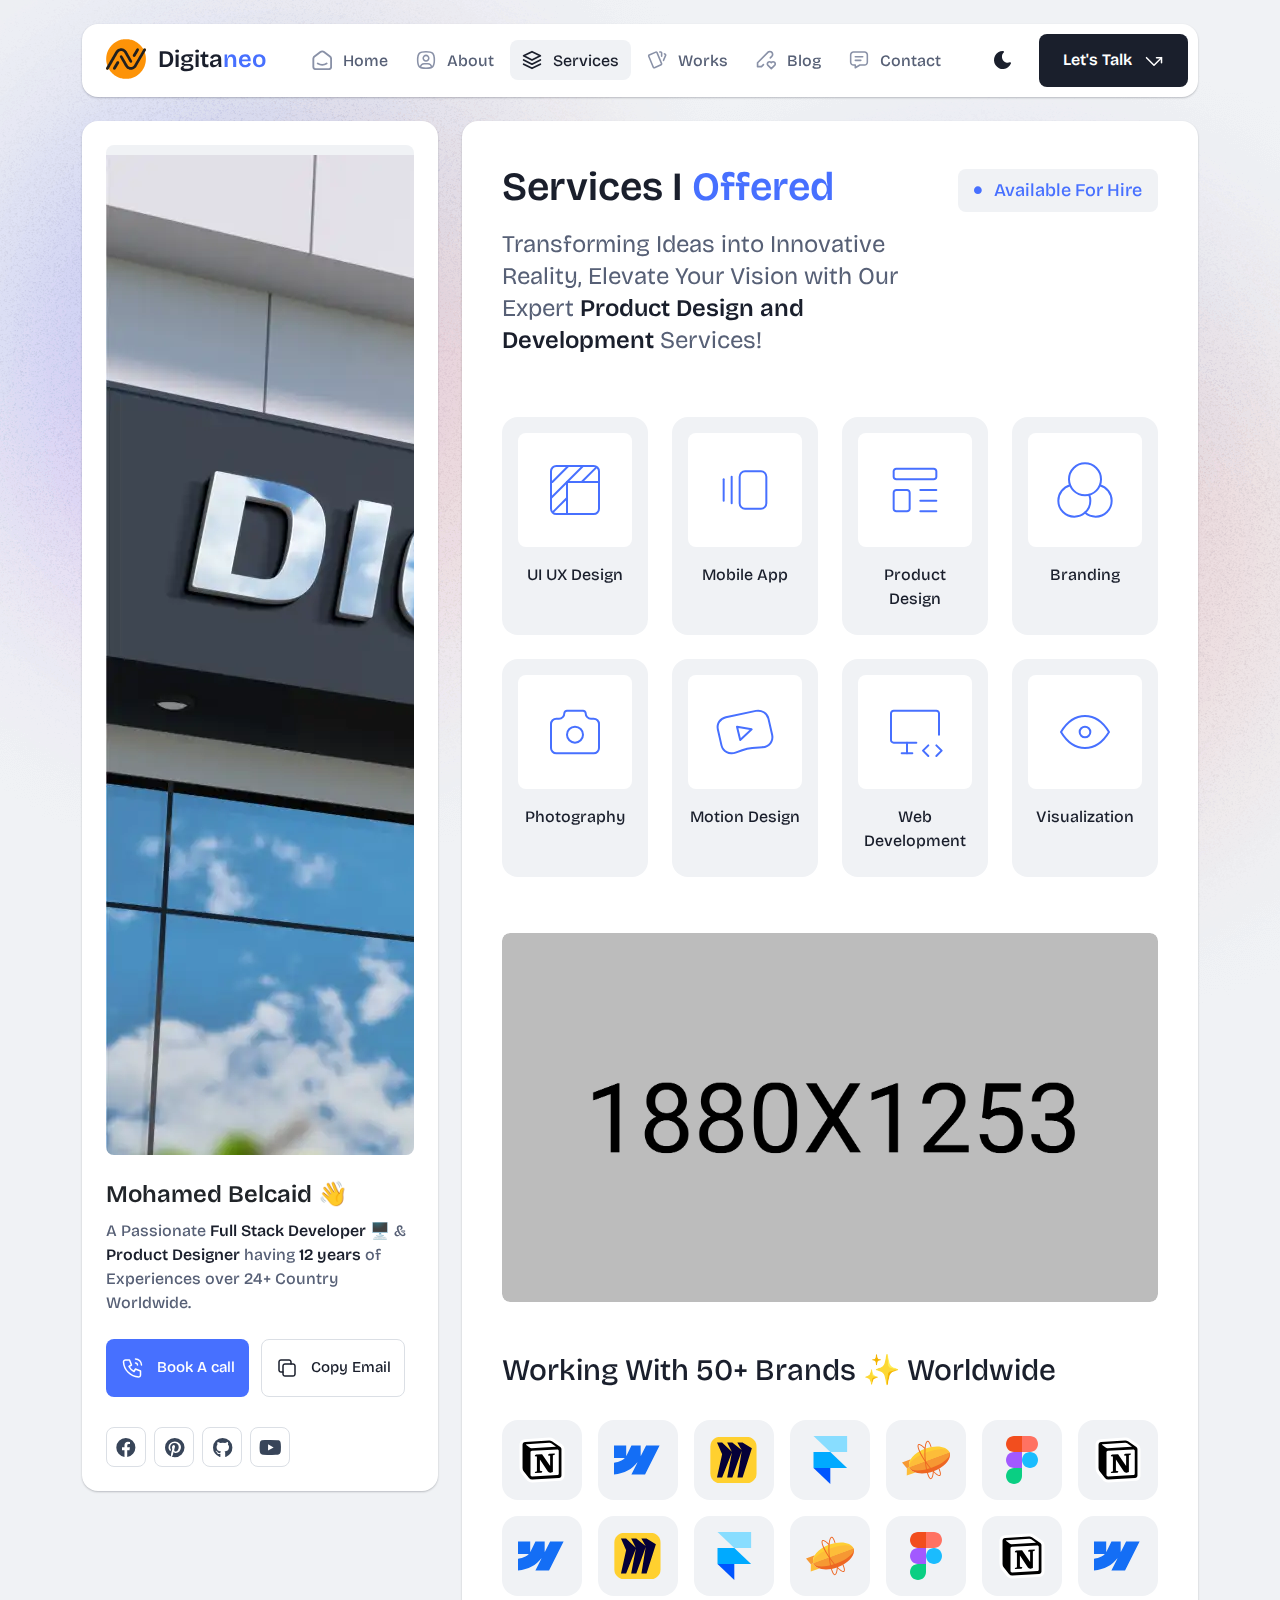
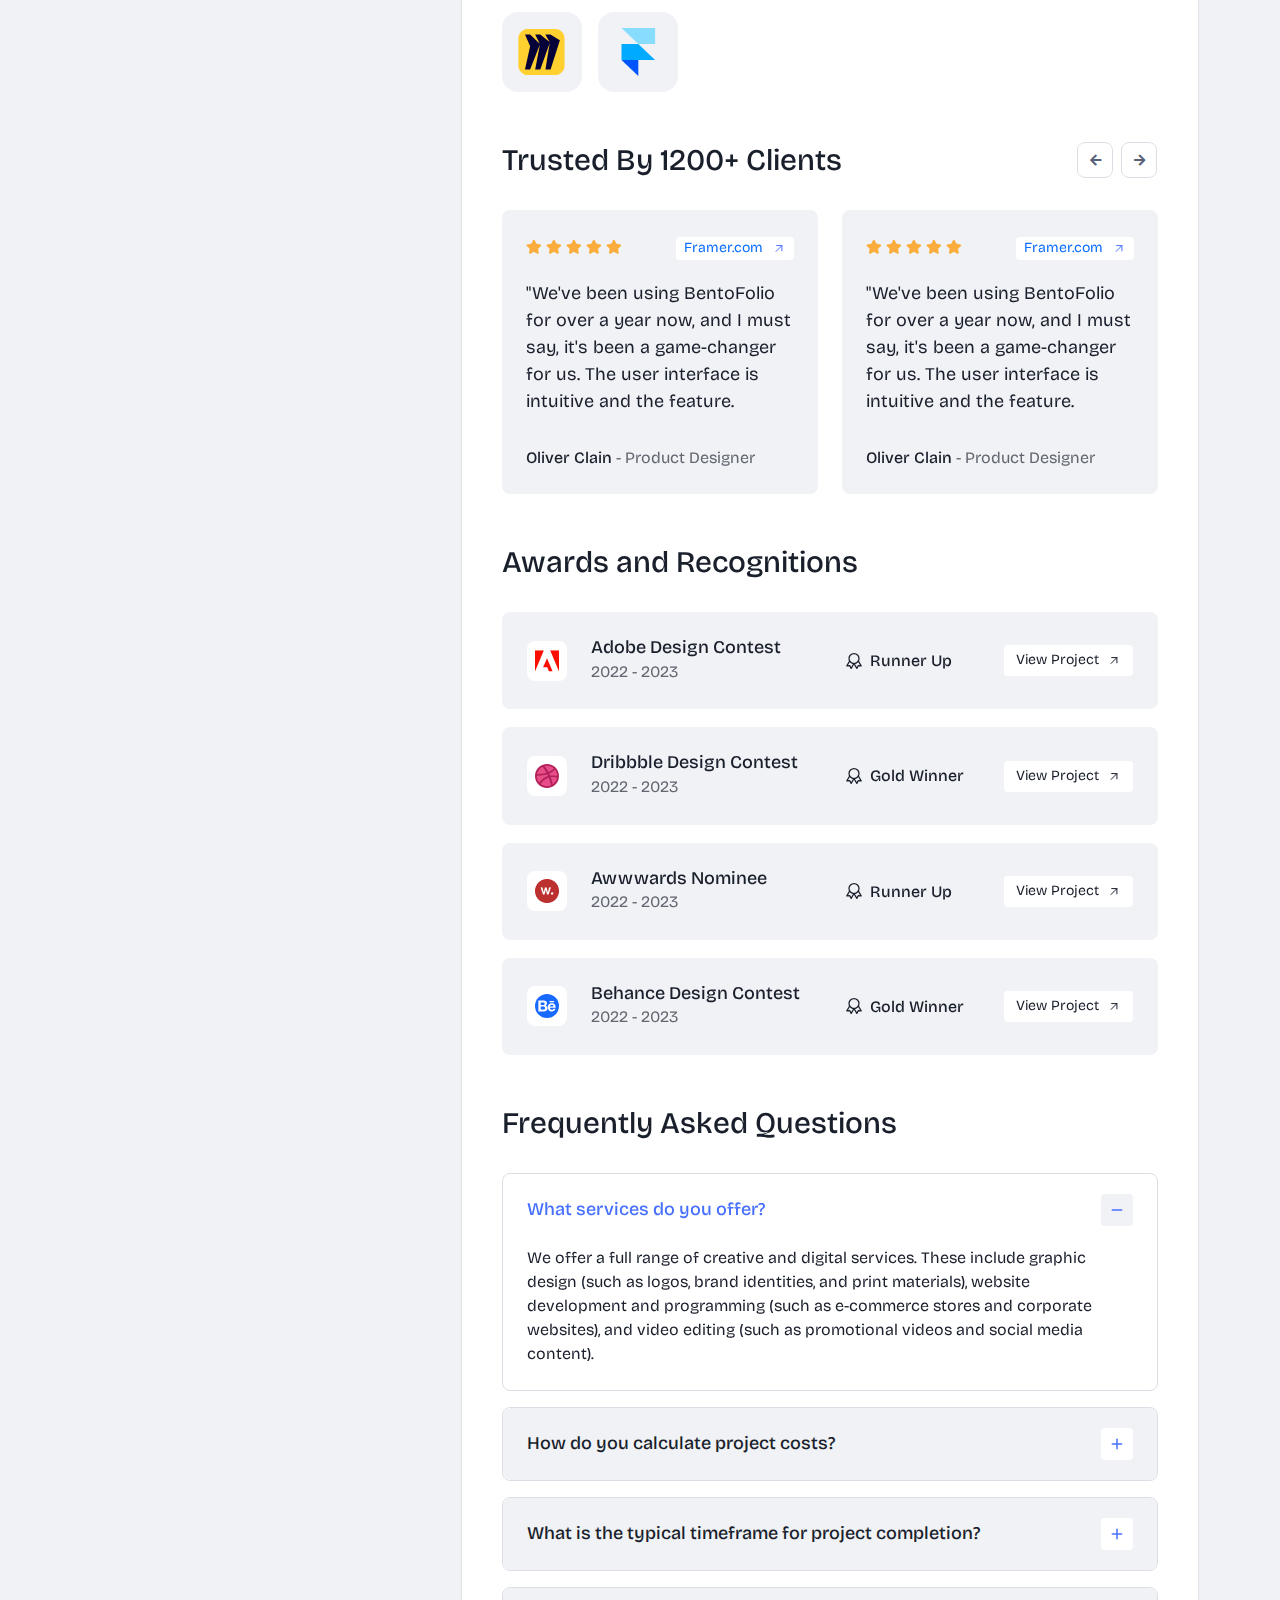
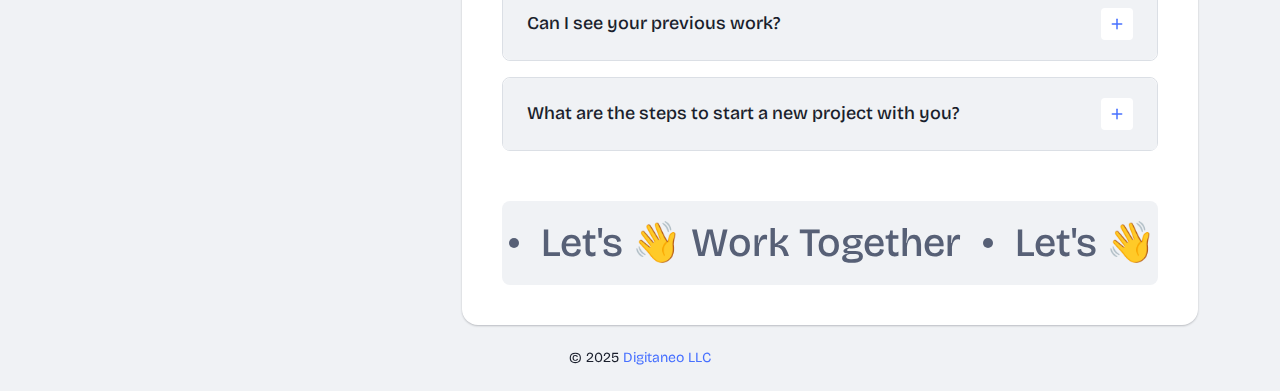
<file: services.html>
<!DOCTYPE html>
<html lang="en">

<head>
  <meta charset="UTF-8">
  <meta http-equiv="X-UA-Compatible" content="IE=edge">
  <title>Services - Digitaneo Portfolio</title>
  <meta name="description" content="Bentofolio - Bootstrap Personal Portfolio Template">
  <meta name="viewport" content="width=device-width, initial-scale=1">

  <link rel="shortcut icon" type="image/x-icon" href="assets/img/favicon.svg">
  <!-- Place favicon.ico in the root directory -->

  <!-- CSS here -->
  <link rel="stylesheet" href="assets/css/bootstrap.min.css">
  <link rel="stylesheet" href="assets/fontawsome/css/all.min.css">
  <link rel="stylesheet" href="assets/fontawsome/css/fontawesome.min.css">
  <link rel="stylesheet" href="assets/css/slick.css">
  <link rel="stylesheet" href="assets/css/magnific-popup.css">
  <link rel="stylesheet" href="assets/css/style.css">
  <link rel="stylesheet" href="assets/css/responsive.css">
</head>

<body>
  <div id="page-content">
    <!-- header part start -->
    <header class="header-area">
      <nav class="navbar">
        <div class="container">
          <div class="menu-container">
            <div class="logo">
              <a class="navbar-brand me-0" href="index.html">
                <svg width="40" height="40" viewBox="0 0 2048 2048">
  <defs>
    <style>
		.s0 { fill: #fd9308 } 
		.s1 { fill: #202020 } 
	</style>
  </defs>
  <path id="Layer" class="s0" d="m996 7h61l40 2 36 3 40 5 42 7 43 9 43 11 42 13 35 12 35 14 21 9 33 15 30 15 23 13 20 11 26 16 36 24 17 12 19 14 18 14 17 14 13 11 14 12 15 14 10 9 42 42 7 8 12 13 9 11 10 11 11 14 10 12 12 16 14 19 14 20 17 26 16 26 11 19v2h2l2-5 7-11 6-7 13-10 10-5 11-3 6-1h20l14 3 9 4 11 7 10 11 9 16 8 20v18l-6 14-13 23-14 25-12 21-15 26-5 9 1 6 12 36 13 46 10 42 8 42 7 49 4 40 2 30 1 28v45l-2 49-3 37-6 47-7 41-8 38-10 39-12 40-10 30-14 37-16 38-18 38-16 31-13 23-13 22-14 22-16 24-14 20-12 16-13 17-13 16-9 11-13 15-12 13-7 8-14 15-33 33-8 7-7 7-8 7-28 24-14 11-15 12-16 12-18 13-33 22-19 12-20 12-23 13-28 15-24 12-36 16-26 11-35 13-36 12-30 9-52 13-40 8-38 6-41 5-36 3-17 1-33 [base64] 7-9 12-6 7-11 9-14 8-13 4h-24l-12-5-13-7-9-7-8-7-11-15-6-11v-26l8-16 11-23 12-23 16-27 10-17 11-18-1-10-12-36-12-42-10-42-9-46-7-49-4-41-2-32-1-28v-43l2-46 3-35 4-34 7-45 7-35 9-38 10-36 12-38 15-41 12-29 11-25 17-35 10-20 13-23 15-26 15-24 17-25 12-17 13-18 14-18 13-16 11-13 9-11 14-15 7-8 12-13 35-35 8-7 14-13 8-7 14-12 17-14 14-11 21-16 17-12 23-16 16-10 19-12 22-13 27-15 29-15 34-16 38-16 29-11 38-13 41-12 44-11 45-9 45-7 36-4 42-3z"/>
  <path id="Layer" class="s1" d="m738 478h79l33 6 29 8 21 8 22 10 21 12 21 14 14 11 13 11 10 9 21 21 7 8 11 13 15 20 11 17 14 24 16 29 29 49 17 29 28 49 15 27 10 17 15 27 16 28 14 25 14 24 28 50 10 17 14 25 12 21 10 18 6 12 5 14 2 9v15l-4 16-4 9-6 10-4 5-12 9-16 7-12 3-15 1-16-3-9-4-11-7-7-7-9-11-14-21-17-29-16-27-14-24-17-29-14-24-15-26-14-24-32-56-15-26-16-28-14-24-15-26-14-24-20-34-21-35-13-21-10-16-9-12-9-10-8-8-15-11-18-10-16-7-15-5-25-6-19-3-12-1h-14l-21 2-22 5-22 8-17 9-13 10-13 12-23 23-18 22-10 16-15 26-14 24-13 23-13 22-14 24-15 26-40 70-15 26-14 24-11 19-9 15-13 22-15 25-14 24-10 17-12 21-12 22-10 18-16 29-9 15-14 23-10 16-14 24-13 23-14 25-13 23-22 38-10 17-15 25-17 29-14 24-10 17-10 18-5 8-7 11-8 10-5 6-11 9-14 8-13 4h-24l-12-5-13-7-9-7-8-7-11-15-6-11v-26l8-16 11-23 12-23 16-27 10-17 11-18 4-8 10-16 16-28 14-25 10-17 14-25 13-22 16-28 10-17 17-28 15-25 15-26 15-27 26-46 15-27 16-27 15-26 17-29 16-27 16-28 14-24 12-21 15-26 16-27 14-25 15-26 14-24 15-26 12-21 12-20 8-12 11-14 12-13 7-8 8-7 11-11 11-9 14-12 19-13 14-9 18-10 21-10 22-8 36-9z"/>
  <path id="Layer" class="s1" d="m1967 483h20l14 3 9 4 11 7 10 11 9 16 8 20v18l-6 14-13 23-14 25-12 21-15 26-11 20-9 15-11 19-28 48-15 26-16 27-9 16-10 17-12 21-10 17-28 48-11 19-42 72-8 14-14 24-16 28-45 78-14 24-16 28-15 26-14 24-13 23-14 24-9 16-10 17-17 29-16 26-9 14-8 11-13 16-14 15-8 8-11 9-13 11-19 13-17 11-21 12-27 13-24 9-21 6-26 5-23 3h-61l-31-5-24-6-24-8-27-12-22-12-19-12-16-12-14-11-15-14-8-7-11-12-9-10-10-13-14-19-15-23-12-20-15-26-13-23-14-25-14-24-14-25-14-24-14-25-48-84-15-26-76-133-15-29-6-15-2-9v-15l3-12 5-12 8-11 7-7 14-9 13-5 8-2h21l12 3 14 7 10 9 9 10 10 14 15 25 14 24 14 25 10 17 14 24 14 25 42 72 11 19 28 48 17 29 15 26 16 27 30 52 25 45 11 18 10 13 9 11 10 10 14 11 14 9 16 8 15 6 17 5 27 5 9 1h39l26-5 17-5 18-8 16-9 16-12 13-12 12-13 12-16 13-20 17-28 15-26 14-25 10-17 12-21 14-24 30-52 12-21 42-72 15-26 16-27 12-21 14-24 30-52 16-27 12-21 14-24 15-26 14-24 16-28 13-23 14-24 13-23 30-52 44-77 12-20 2-4h2l2-5 7-11 6-7 13-10 10-5 11-3z"/>
  <path id="Layer" class="s1" d="m596 1133h22l15 4 12 6 10 9 7 8 8 15 4 14 1 6v16l-3 15-6 17-10 19-24 40-17 29-13 22-10 17-28 48-15 29-10 17-14 22-13 21-12 20-8 12-11 12-9 7-15 7-23 8-6 1h-11l-9-2-18-11-10-8-7-7-7-11-6-16-1-5v-19l4-16 6-15 8-16 8-15 12-21 30-52 17-29 8-13 19-32 15-25 17-29 13-22 17-28 12-18 11-12 13-9 15-7z"/>
  <path id="Layer" class="s1" d="m1613 477h10l15 2 16 7 13 10 8 10 8 16 3 12 1 7v17l-4 17-5 12-10 18-13 22-28 48-17 29-14 24-20 34-14 24-15 26-17 29-17 28-12 17-9 10-13 10-16 8-15 4h-18l-14-4-12-6-13-11-11-16-6-15-2-8v-21l4-16 6-15 9-17 9-15 17-29 20-34 11-19 12-20 34-58 16-27 17-29 12-20 11-18 9-12 12-12 15-10 14-6 6-2z"/>
                    class="logo-icon" />
                </svg>
                <span>Digita<span class="primary">neo</span></span>
              </a>
            </div>
            <div class="navbar-main d-flex flex-grow-1">
              <div class="logo inner-logo d-block d-xl-none">
                <a class="navbar-brand me-0" href="index.html">
                  <svg width="40" height="40" viewBox="0 0 2048 2048">
  <defs>
    <style>
		.s0 { fill: #fd9308 } 
		.s1 { fill: #202020 } 
	</style>
  </defs>
  <path id="Layer" class="s0" d="m996 7h61l40 2 36 3 40 5 42 7 43 9 43 11 42 13 35 12 35 14 21 9 33 15 30 15 23 13 20 11 26 16 36 24 17 12 19 14 18 14 17 14 13 11 14 12 15 14 10 9 42 42 7 8 12 13 9 11 10 11 11 14 10 12 12 16 14 19 14 20 17 26 16 26 11 19v2h2l2-5 7-11 6-7 13-10 10-5 11-3 6-1h20l14 3 9 4 11 7 10 11 9 16 8 20v18l-6 14-13 23-14 25-12 21-15 26-5 9 1 6 12 36 13 46 10 42 8 42 7 49 4 40 2 30 1 28v45l-2 49-3 37-6 47-7 41-8 38-10 39-12 40-10 30-14 37-16 38-18 38-16 31-13 23-13 22-14 22-16 24-14 20-12 16-13 17-13 16-9 11-13 15-12 13-7 8-14 15-33 33-8 7-7 7-8 7-28 24-14 11-15 12-16 12-18 13-33 22-19 12-20 12-23 13-28 15-24 12-36 16-26 11-35 13-36 12-30 9-52 13-40 8-38 6-41 5-36 3-17 1-33 [base64] 7-9 12-6 7-11 9-14 8-13 4h-24l-12-5-13-7-9-7-8-7-11-15-6-11v-26l8-16 11-23 12-23 16-27 10-17 11-18-1-10-12-36-12-42-10-42-9-46-7-49-4-41-2-32-1-28v-43l2-46 3-35 4-34 7-45 7-35 9-38 10-36 12-38 15-41 12-29 11-25 17-35 10-20 13-23 15-26 15-24 17-25 12-17 13-18 14-18 13-16 11-13 9-11 14-15 7-8 12-13 35-35 8-7 14-13 8-7 14-12 17-14 14-11 21-16 17-12 23-16 16-10 19-12 22-13 27-15 29-15 34-16 38-16 29-11 38-13 41-12 44-11 45-9 45-7 36-4 42-3z"/>
  <path id="Layer" class="s1" d="m738 478h79l33 6 29 8 21 8 22 10 21 12 21 14 14 11 13 11 10 9 21 21 7 8 11 13 15 20 11 17 14 24 16 29 29 49 17 29 28 49 15 27 10 17 15 27 16 28 14 25 14 24 28 50 10 17 14 25 12 21 10 18 6 12 5 14 2 9v15l-4 16-4 9-6 10-4 5-12 9-16 7-12 3-15 1-16-3-9-4-11-7-7-7-9-11-14-21-17-29-16-27-14-24-17-29-14-24-15-26-14-24-32-56-15-26-16-28-14-24-15-26-14-24-20-34-21-35-13-21-10-16-9-12-9-10-8-8-15-11-18-10-16-7-15-5-25-6-19-3-12-1h-14l-21 2-22 5-22 8-17 9-13 10-13 12-23 23-18 22-10 16-15 26-14 24-13 23-13 22-14 24-15 26-40 70-15 26-14 24-11 19-9 15-13 22-15 25-14 24-10 17-12 21-12 22-10 18-16 29-9 15-14 23-10 16-14 24-13 23-14 25-13 23-22 38-10 17-15 25-17 29-14 24-10 17-10 18-5 8-7 11-8 10-5 6-11 9-14 8-13 4h-24l-12-5-13-7-9-7-8-7-11-15-6-11v-26l8-16 11-23 12-23 16-27 10-17 11-18 4-8 10-16 16-28 14-25 10-17 14-25 13-22 16-28 10-17 17-28 15-25 15-26 15-27 26-46 15-27 16-27 15-26 17-29 16-27 16-28 14-24 12-21 15-26 16-27 14-25 15-26 14-24 15-26 12-21 12-20 8-12 11-14 12-13 7-8 8-7 11-11 11-9 14-12 19-13 14-9 18-10 21-10 22-8 36-9z"/>
  <path id="Layer" class="s1" d="m1967 483h20l14 3 9 4 11 7 10 11 9 16 8 20v18l-6 14-13 23-14 25-12 21-15 26-11 20-9 15-11 19-28 48-15 26-16 27-9 16-10 17-12 21-10 17-28 48-11 19-42 72-8 14-14 24-16 28-45 78-14 24-16 28-15 26-14 24-13 23-14 24-9 16-10 17-17 29-16 26-9 14-8 11-13 16-14 15-8 8-11 9-13 11-19 13-17 11-21 12-27 13-24 9-21 6-26 5-23 3h-61l-31-5-24-6-24-8-27-12-22-12-19-12-16-12-14-11-15-14-8-7-11-12-9-10-10-13-14-19-15-23-12-20-15-26-13-23-14-25-14-24-14-25-14-24-14-25-48-84-15-26-76-133-15-29-6-15-2-9v-15l3-12 5-12 8-11 7-7 14-9 13-5 8-2h21l12 3 14 7 10 9 9 10 10 14 15 25 14 24 14 25 10 17 14 24 14 25 42 72 11 19 28 48 17 29 15 26 16 27 30 52 25 45 11 18 10 13 9 11 10 10 14 11 14 9 16 8 15 6 17 5 27 5 9 1h39l26-5 17-5 18-8 16-9 16-12 13-12 12-13 12-16 13-20 17-28 15-26 14-25 10-17 12-21 14-24 30-52 12-21 42-72 15-26 16-27 12-21 14-24 30-52 16-27 12-21 14-24 15-26 14-24 16-28 13-23 14-24 13-23 30-52 44-77 12-20 2-4h2l2-5 7-11 6-7 13-10 10-5 11-3z"/>
  <path id="Layer" class="s1" d="m596 1133h22l15 4 12 6 10 9 7 8 8 15 4 14 1 6v16l-3 15-6 17-10 19-24 40-17 29-13 22-10 17-28 48-15 29-10 17-14 22-13 21-12 20-8 12-11 12-9 7-15 7-23 8-6 1h-11l-9-2-18-11-10-8-7-7-7-11-6-16-1-5v-19l4-16 6-15 8-16 8-15 12-21 30-52 17-29 8-13 19-32 15-25 17-29 13-22 17-28 12-18 11-12 13-9 15-7z"/>
  <path id="Layer" class="s1" d="m1613 477h10l15 2 16 7 13 10 8 10 8 16 3 12 1 7v17l-4 17-5 12-10 18-13 22-28 48-17 29-14 24-20 34-14 24-15 26-17 29-17 28-12 17-9 10-13 10-16 8-15 4h-18l-14-4-12-6-13-11-11-16-6-15-2-8v-21l4-16 6-15 9-17 9-15 17-29 20-34 11-19 12-20 34-58 16-27 17-29 12-20 11-18 9-12 12-12 15-10 14-6 6-2z"/>
                    class="logo-icon" />
                </svg>
                  <span>Digita<span class="primary">neo</span></span>
                </a>
              </div>
              <ul class="navbar-info mx-auto">
                <li class="nav-item">
                  <a class="nav-link" aria-current="page" href="index.html">
                    <svg class="nav-icon" viewBox="0 0 15 15" fill="none" xmlns="http://www.w3.org/2000/svg">
                      <path
                        d="M13.475 4.92481L9.03083 1.46814C8.64082 1.16473 8.1608 1 7.66667 1C7.17254 1 6.69251 1.16473 6.3025 1.46814L1.8575 4.92481C1.59037 5.13254 1.37424 5.39858 1.22563 5.7026C1.07701 6.00662 0.99984 6.34058 1 6.67897V12.679C1 13.121 1.17559 13.5449 1.48816 13.8575C1.80072 14.17 2.22464 14.3456 2.66667 14.3456H12.6667C13.1087 14.3456 13.5326 14.17 13.8452 13.8575C14.1577 13.5449 14.3333 13.121 14.3333 12.679V6.67897C14.3333 5.99314 14.0167 5.34564 13.475 4.92481Z"
                        stroke-width="1.4" stroke-linecap="round" stroke-linejoin="round" />
                      <path d="M10.9753 10.1665C9.13359 11.2773 6.14859 11.2773 4.30859 10.1665" stroke-width="1.4"
                        stroke-linecap="round" stroke-linejoin="round" />
                    </svg>

                    <span>Home</span>
                  </a>
                </li>
                <li class="nav-item">
                  <a class="nav-link" href="about.html">
                    <svg class="nav-icon" viewBox="0 0 18 18" fill="none" xmlns="http://www.w3.org/2000/svg">
                      <path
                        d="M9 9.8335C9.66304 9.8335 10.2989 9.5701 10.7678 9.10126C11.2366 8.63242 11.5 7.99654 11.5 7.3335C11.5 6.67045 11.2366 6.03457 10.7678 5.56573C10.2989 5.09689 9.66304 4.8335 9 4.8335C8.33696 4.8335 7.70107 5.09689 7.23223 5.56573C6.76339 6.03457 6.5 6.67045 6.5 7.3335C6.5 7.99654 6.76339 8.63242 7.23223 9.10126C7.70107 9.5701 8.33696 9.8335 9 9.8335Z"
                        stroke-width="1.4" stroke-linecap="round" stroke-linejoin="round" />
                      <path
                        d="M9 1.5C15 1.5 16.5 3 16.5 9C16.5 15 15 16.5 9 16.5C3 16.5 1.5 15 1.5 9C1.5 3 3 1.5 9 1.5Z"
                        stroke-width="1.4" stroke-linecap="round" stroke-linejoin="round" />
                      <path
                        d="M4 15.7085V15.6668C4 14.7828 4.35119 13.9349 4.97631 13.3098C5.60143 12.6847 6.44928 12.3335 7.33333 12.3335H10.6667C11.5507 12.3335 12.3986 12.6847 13.0237 13.3098C13.6488 13.9349 14 14.7828 14 15.6668V15.7085"
                        stroke-width="1.4" stroke-linecap="round" stroke-linejoin="round" />
                    </svg>
                    About
                  </a>
                </li>
                <li class="nav-item">
                  <a class="nav-link active" href="services.html">
                    <svg class="nav-icon" viewBox="0 0 16 16" fill="none" xmlns="http://www.w3.org/2000/svg">
                      <path d="M7.99967 1.3335L1.33301 4.66683L7.99967 8.00016L14.6663 4.66683L7.99967 1.3335Z"
                        stroke-width="1.4" stroke-linecap="round" stroke-linejoin="round" />
                      <path d="M1.33301 8L7.99967 11.3333L14.6663 8" stroke-width="1.4" stroke-linecap="round"
                        stroke-linejoin="round" />
                      <path d="M1.33301 11.3335L7.99967 14.6668L14.6663 11.3335" stroke-width="1.4"
                        stroke-linecap="round" stroke-linejoin="round" />
                    </svg>
                    Services
                  </a>
                </li>
                <li class="nav-item">
                  <a class="nav-link" href="portfolio/works.html">
                    <svg class="nav-icon" viewBox="0 0 18 17" fill="none" xmlns="http://www.w3.org/2000/svg">
                      <path
                        d="M2.00326 3.99733L7.95159 1.40649C8.04974 1.36442 8.15533 1.34243 8.26212 1.34181C8.3689 1.34119 8.47473 1.36196 8.57337 1.40289C8.67201 1.44382 8.76145 1.50408 8.83642 1.58013C8.9114 1.65617 8.97039 1.74646 9.00992 1.84566L13.1133 11.764C13.1985 11.9651 13.2014 12.1917 13.1213 12.3949C13.0412 12.5982 12.8845 12.7618 12.6849 12.8507L6.73742 15.4415C6.63922 15.4837 6.53356 15.5058 6.42668 15.5065C6.3198 15.5072 6.21387 15.4864 6.11514 15.4455C6.0164 15.4046 5.92688 15.3442 5.85184 15.2681C5.7768 15.192 5.71778 15.1016 5.67826 15.0023L1.57492 5.08316C1.48963 4.88204 1.48673 4.65546 1.56684 4.45222C1.64696 4.24898 1.80367 4.08616 2.00326 3.99733Z"
                        stroke-width="1.4" stroke-linecap="round" stroke-linejoin="round" />
                      <path
                        d="M11.5 1.3335H12.3333C12.5543 1.3335 12.7663 1.42129 12.9226 1.57757C13.0789 1.73385 13.1667 1.94582 13.1667 2.16683V5.0835"
                        stroke-width="1.4" stroke-linecap="round" stroke-linejoin="round" />
                      <path
                        d="M15.6663 3C15.8863 3.09333 16.0997 3.18083 16.3063 3.2625C16.5098 3.34882 16.6706 3.51241 16.7534 3.71729C16.8362 3.92217 16.8343 4.15155 16.748 4.355L14.833 8.83334"
                        stroke-width="1.4" stroke-linecap="round" stroke-linejoin="round" />
                    </svg>
                    Works
                  </a>
                </li>
                <li class="nav-item">
                  <a class="nav-link" href="./blog/Page-1.html">
                    <svg class="nav-icon" viewBox="0 0 17 16" fill="none" xmlns="http://www.w3.org/2000/svg">
                      <path
                        d="M12.1663 6.16676L13.4163 4.91676C13.6352 4.69789 13.8088 4.43805 13.9273 4.15208C14.0457 3.86612 14.1067 3.55962 14.1067 3.25009C14.1067 2.94056 14.0457 2.63406 13.9273 2.3481C13.8088 2.06213 13.6352 1.80229 13.4163 1.58342C13.1975 1.36455 12.9376 1.19094 12.6517 1.07248C12.3657 0.954033 12.0592 0.893066 11.7497 0.893066C11.4401 0.893066 11.1336 0.954033 10.8477 1.07248C10.5617 1.19094 10.3019 1.36455 10.083 1.58342L1.33301 10.3334V13.6668H4.66634L6.33301 12.0001"
                        stroke-width="1.4" stroke-linecap="round" stroke-linejoin="round" />
                      <path
                        d="M13.0004 15.3335L15.7921 12.5968C15.9633 12.4307 16.0995 12.232 16.1926 12.0124C16.2857 11.7927 16.3339 11.5567 16.3343 11.3181C16.3347 11.0796 16.2873 10.8434 16.1948 10.6235C16.1024 10.4035 15.9669 10.2044 15.7963 10.0377C15.448 9.69712 14.9806 9.50602 14.4935 9.50509C14.0065 9.50415 13.5383 9.69346 13.1888 10.0327L13.0021 10.216L12.8163 10.0327C12.4681 9.69237 12.0008 9.50143 11.5139 9.50049C11.0271 9.49956 10.5591 9.68871 10.2096 10.0277C10.0383 10.1937 9.9021 10.3924 9.80891 10.612C9.71572 10.8316 9.66746 11.0677 9.667 11.3062C9.66653 11.5447 9.71386 11.781 9.80619 12.0009C9.89853 12.2209 10.034 12.4201 10.2046 12.5868L13.0004 15.3335Z"
                        stroke-width="1.4" stroke-linecap="round" stroke-linejoin="round" />
                    </svg>
                    Blog
                  </a>
                </li>
                <li class="nav-item">
                  <a class="nav-link" href="contact.html">
                    <svg class="nav-icon" viewBox="0 0 18 17" fill="none" xmlns="http://www.w3.org/2000/svg">
                      <path d="M5.66699 5.5H12.3337" stroke-width="1.4" stroke-linecap="round"
                        stroke-linejoin="round" />
                      <path d="M5.66699 8.8335H10.667" stroke-width="1.4" stroke-linecap="round"
                        stroke-linejoin="round" />
                      <path
                        d="M14 1.3335C14.663 1.3335 15.2989 1.59689 15.7678 2.06573C16.2366 2.53457 16.5 3.17045 16.5 3.8335V10.5002C16.5 11.1632 16.2366 11.7991 15.7678 12.2679C15.2989 12.7368 14.663 13.0002 14 13.0002H9.83333L5.66667 15.5002V13.0002H4C3.33696 13.0002 2.70107 12.7368 2.23223 12.2679C1.76339 11.7991 1.5 11.1632 1.5 10.5002V3.8335C1.5 3.17045 1.76339 2.53457 2.23223 2.06573C2.70107 1.59689 3.33696 1.3335 4 1.3335H14Z"
                        stroke-width="1.4" stroke-linecap="round" stroke-linejoin="round" />
                    </svg>
                    Contact
                  </a>
                </li>
              </ul>
              <div class="header-right-info d-flex align-items-center">
                <button class="theme-control-btn">
                  <span class="dark">
                    <svg width="24" height="24" viewBox="0 0 24 24" fill="none" xmlns="http://www.w3.org/2000/svg">
                      <path
                        d="M11.8005 3C10.207 3.0003 8.64356 3.44286 7.27683 4.28049C5.91011 5.11811 4.79139 6.31937 4.04002 7.75612C3.28865 9.19288 2.93281 10.8112 3.01046 12.4386C3.08811 14.0659 3.59633 15.6411 4.48091 16.9963C5.3655 18.3514 6.59326 19.4356 8.03324 20.1333C9.47322 20.8309 11.0714 21.1157 12.6573 20.9574C14.2432 20.7991 15.7573 20.2036 17.0381 19.2344C18.319 18.2652 19.3185 16.9587 19.9301 15.4542C20.2302 14.7162 19.5111 13.9746 18.7875 14.2752C17.5475 14.7888 16.1706 14.8418 14.8963 14.425C13.622 14.0082 12.5308 13.1479 11.8126 11.9937C11.0943 10.8396 10.7943 9.4645 10.9648 8.10764C11.1353 6.75077 11.7655 5.49792 12.7458 4.5669L12.8136 4.4949C13.2986 3.9279 12.913 3.0072 12.1464 3.0072H11.9122L11.8524 3.0018L11.7996 3H11.8005Z"
                        fill="#1A1F2C" />
                    </svg>
                    <small class="theme-text d-block d-xl-none">Change appearance</small>
                  </span>
                  <span class="light">
                    <svg width="24" height="24" viewBox="0 0 24 24" fill="none" xmlns="http://www.w3.org/2000/svg">
                      <path
                        d="M12 19C12.2449 19 12.4813 19.09 12.6644 19.2527C12.8474 19.4155 12.9643 19.6397 12.993 19.883L13 20V21C12.9997 21.2549 12.9021 21.5 12.7272 21.6854C12.5522 21.8707 12.313 21.9822 12.0586 21.9972C11.8042 22.0121 11.5536 21.9293 11.3582 21.7657C11.1627 21.6021 11.0371 21.3701 11.007 21.117L11 21V20C11 19.7348 11.1054 19.4804 11.2929 19.2929C11.4804 19.1054 11.7348 19 12 19Z"
                        fill="#FD7E41" />
                      <path
                        d="M18.3127 16.9099L18.4067 16.9929L19.1067 17.6929C19.2861 17.8729 19.3902 18.1144 19.398 18.3683C19.4057 18.6223 19.3165 18.8697 19.1485 19.0602C18.9804 19.2508 18.7462 19.3702 18.4933 19.3943C18.2403 19.4184 17.9877 19.3454 17.7867 19.1899L17.6927 19.1069L16.9927 18.4069C16.8202 18.2347 16.7165 18.0053 16.7012 17.7619C16.6859 17.5186 16.76 17.278 16.9097 17.0855C17.0593 16.893 17.2741 16.7618 17.5137 16.7166C17.7533 16.6713 18.0012 16.7152 18.2107 16.8399L18.3127 16.9099Z"
                        fill="#FD7E41" />
                      <path
                        d="M7.00747 16.993C7.17965 17.1652 7.28308 17.3943 7.29836 17.6373C7.31364 17.8803 7.23972 18.1206 7.09047 18.313L7.00747 18.407L6.30747 19.107C6.12751 19.2863 5.88604 19.3905 5.63209 19.3982C5.37814 19.406 5.13076 19.3168 4.94019 19.1487C4.74963 18.9807 4.63017 18.7464 4.60607 18.4935C4.58198 18.2406 4.65506 17.988 4.81047 17.787L4.89347 17.693L5.59347 16.993C5.781 16.8055 6.03531 16.7002 6.30047 16.7002C6.56563 16.7002 6.81994 16.8055 7.00747 16.993Z"
                        fill="#FD7E41" />
                      <path
                        d="M3.99987 11C4.25475 11.0003 4.4999 11.0979 4.68524 11.2728C4.87057 11.4478 4.9821 11.687 4.99704 11.9414C5.01198 12.1958 4.92919 12.4464 4.7656 12.6418C4.60201 12.8373 4.36996 12.9629 4.11687 12.993L3.99987 13H2.99987C2.74499 12.9997 2.49984 12.9021 2.3145 12.7272C2.12916 12.5522 2.01763 12.313 2.0027 12.0586C1.98776 11.8042 2.07054 11.5536 2.23413 11.3582C2.39772 11.1627 2.62977 11.0371 2.88287 11.007L2.99987 11H3.99987Z"
                        fill="#FD7E41" />
                      <path
                        d="M20.9999 11C21.2547 11.0003 21.4999 11.0979 21.6852 11.2728C21.8706 11.4478 21.9821 11.687 21.997 11.9414C22.012 12.1958 21.9292 12.4464 21.7656 12.6418C21.602 12.8373 21.37 12.9629 21.1169 12.993L20.9999 13H19.9999C19.745 12.9997 19.4998 12.9021 19.3145 12.7272C19.1292 12.5522 19.0176 12.313 19.0027 12.0586C18.9878 11.8042 19.0705 11.5536 19.2341 11.3582C19.3977 11.1627 19.6298 11.0371 19.8829 11.007L19.9999 11H20.9999Z"
                        fill="#FD7E41" />
                      <path
                        d="M6.21264 4.80985L6.30664 4.89285L7.00664 5.59285C7.18599 5.77281 7.29011 6.01429 7.29787 6.26824C7.30562 6.52219 7.21642 6.76957 7.04839 6.96013C6.88036 7.1507 6.64609 7.27016 6.39316 7.29425C6.14024 7.31834 5.88763 7.24526 5.68664 7.08985L5.59264 7.00685L4.89264 6.30685C4.72073 6.13453 4.61757 5.90543 4.6025 5.66248C4.58744 5.41954 4.6615 5.17945 4.8108 4.98721C4.9601 4.79497 5.1744 4.66378 5.41351 4.61824C5.65262 4.57271 5.90013 4.61594 6.10964 4.73985L6.21264 4.80985Z"
                        fill="#FD7E41" />
                      <path
                        d="M19.1071 4.89288C19.2793 5.06508 19.3827 5.29418 19.398 5.5372C19.4132 5.78023 19.3393 6.02048 19.1901 6.21288L19.1071 6.30688L18.4071 7.00688C18.2271 7.18623 17.9856 7.29036 17.7317 7.29811C17.4777 7.30587 17.2304 7.21667 17.0398 7.04864C16.8492 6.8806 16.7298 6.64633 16.7057 6.39341C16.6816 6.14049 16.7547 5.88788 16.9101 5.68688L16.9931 5.59288L17.6931 4.89288C17.8806 4.70541 18.1349 4.6001 18.4001 4.6001C18.6652 4.6001 18.9196 4.70541 19.1071 4.89288Z"
                        fill="#FD7E41" />
                      <path
                        d="M12 2C12.2449 2.00003 12.4813 2.08996 12.6644 2.25272C12.8474 2.41547 12.9643 2.63975 12.993 2.883L13 3V4C12.9997 4.25488 12.9021 4.50003 12.7272 4.68537C12.5522 4.8707 12.313 4.98223 12.0586 4.99717C11.8042 5.01211 11.5536 4.92933 11.3582 4.76573C11.1627 4.60214 11.0371 4.3701 11.007 4.117L11 4V3C11 2.73478 11.1054 2.48043 11.2929 2.29289C11.4804 2.10536 11.7348 2 12 2Z"
                        fill="#FD7E41" />
                      <path
                        d="M12 7C12.9797 6.99994 13.9378 7.28769 14.7553 7.8275C15.5729 8.36731 16.2138 9.1354 16.5986 10.0364C16.9833 10.9373 17.0949 11.9315 16.9195 12.8953C16.7441 13.8592 16.2893 14.7502 15.6118 15.4579C14.9343 16.1655 14.0638 16.6585 13.1085 16.8756C12.1532 17.0928 11.1552 17.0245 10.2383 16.6793C9.3215 16.334 8.52629 15.7271 7.95146 14.9338C7.37663 14.1405 7.04752 13.1958 7.005 12.217L7 12L7.005 11.783C7.06092 10.4958 7.61161 9.27978 8.54222 8.38866C9.47284 7.49754 10.7115 7.00007 12 7Z"
                        fill="#FD7E41" />
                    </svg>
                    <small class="theme-text d-block d-xl-none">Change appearance</small>
                  </span>
                </button>
                <a href="contact.html" class="lets-talk-btn">
                  Let's Talk
                  <svg class="icon" width="20" height="20" viewBox="0 0 20 20" fill="none"
                    xmlns="http://www.w3.org/2000/svg">
                    <path d="M17.5 11.6665V6.6665H12.5" stroke="white" stroke-width="1.5" stroke-linecap="round"
                      stroke-linejoin="round" />
                    <path d="M17.5 6.6665L10 14.1665L2.5 6.6665" stroke="white" stroke-width="1.5"
                      stroke-linecap="round" stroke-linejoin="round" />
                  </svg>
                </a>
              </div>
            </div>
            <div class="mobile-menu-overlay d-block d-lg-none"></div>
            <div class="mobile-menu-control-bar d-block d-xl-none">
              <button class="mobile-menu-control-bar">
                <i class="fas fa-bars"></i>
              </button>
            </div>
          </div>
        </div>
      </nav>
    </header>
    <!-- header part end -->

    <!-- main area part start -->
    <main>

      <section class="content-box-area mt-4">
        <div class="container">
          <div class="row g-4">
            <div class="col-xl-4">
              <div class="card profile-card">
                <div class="card-body">
                  <div class="image text-center">
                    <img src="assets/img/images/pr1.webp" alt="profile">
                  </div>
                  <div class="text">
                    <h3 class="card-title">Mohamed Belcaid 👋</h3>
                    <p>A Passionate <span>Full Stack Developer</span> 🖥️ & <span>Product Designer</span> having
                      <span>12
                        years</span> of Experiences over 24+
                      Country Worldwide.</p>
                    <div class="common-button-groups">
                      <a class="btn btn-call" href="tel:+212705507060">
                        <svg class="icon" width="25" height="24" viewBox="0 0 25 24" fill="none"
                          xmlns="http://www.w3.org/2000/svg">
                          <path
                            d="M5.5 4H9.5L11.5 9L9 10.5C10.071 12.6715 11.8285 14.429 14 15.5L15.5 13L20.5 15V19C20.5 19.5304 20.2893 20.0391 19.9142 20.4142C19.5391 20.7893 19.0304 21 18.5 21C14.5993 20.763 10.9202 19.1065 8.15683 16.3432C5.3935 13.5798 3.73705 9.90074 3.5 6C3.5 5.46957 3.71071 4.96086 4.08579 4.58579C4.46086 4.21071 4.96957 4 5.5 4Z"
                            stroke="white" stroke-width="1.5" stroke-linecap="round" stroke-linejoin="round" />
                          <path
                            d="M15.5 7C16.0304 7 16.5391 7.21071 16.9142 7.58579C17.2893 7.96086 17.5 8.46957 17.5 9"
                            stroke="white" stroke-width="1.5" stroke-linecap="round" stroke-linejoin="round" />
                          <path d="M15.5 3C17.0913 3 18.6174 3.63214 19.7426 4.75736C20.8679 5.88258 21.5 7.4087 21.5 9"
                            stroke="white" stroke-width="1.5" stroke-linecap="round" stroke-linejoin="round" />
                        </svg>
                        Book A call
                      </a>
                      <button class="btn btn-copy" data-clipboard-text="contact@digitaneo.com">
                        <svg class="icon" width="24" height="24" viewBox="0 0 24 24" fill="none"
                          xmlns="http://www.w3.org/2000/svg">
                          <path
                            d="M8 10C8 9.46957 8.21071 8.96086 8.58579 8.58579C8.96086 8.21071 9.46957 8 10 8H18C18.5304 8 19.0391 8.21071 19.4142 8.58579C19.7893 8.96086 20 9.46957 20 10V18C20 18.5304 19.7893 19.0391 19.4142 19.4142C19.0391 19.7893 18.5304 20 18 20H10C9.46957 20 8.96086 19.7893 8.58579 19.4142C8.21071 19.0391 8 18.5304 8 18V10Z"
                            stroke-width="1.5" stroke-linecap="round" stroke-linejoin="round" />
                          <path
                            d="M16 8V6C16 5.46957 15.7893 4.96086 15.4142 4.58579C15.0391 4.21071 14.5304 4 14 4H6C5.46957 4 4.96086 4.21071 4.58579 4.58579C4.21071 4.96086 4 5.46957 4 6V14C4 14.5304 4.21071 15.0391 4.58579 15.4142C4.96086 15.7893 5.46957 16 6 16H8"
                            stroke-width="1.5" stroke-linecap="round" stroke-linejoin="round" />
                        </svg>
                        Copy Email
                      </button>
                    </div>
                    <div class="social-media-icon">
                      <ul class="list-unstyled">
                       <li><a href="https://facebook.com/digitaneo"><i class="fab fa-facebook"></i></a></li>
                        <li><a href="https://pinterest.com/digitaneo"><i class="fab fa-pinterest"></i></a></li>
                        <li><a href="https://github.com/Digitaneo"><i class="fab fa-github"></i></a></li>
                        <li><a href="https://www.youtube.com/@Digitaneo"><i class="fab fa-youtube"></i></a></li>
                      </ul>
                    </div>
                  </div>
                </div>
              </div>
            </div>
            <div class="col-xl-8">
              <div class="card content-box-card">
                <div class="card-body">
                  <div class="top-info">
                    <div class="text">
                      <h1 class="main-title">Services I <span>Offered</span></h1>
                      <p>Transforming Ideas into Innovative Reality, Elevate Your Vision with Our Expert <b>Product
                          Design and Development</b> Services!</p>
                    </div>
                    <div class="available-btn">
                      <span><i class="fas fa-circle"></i> Available For Hire</span>
                    </div>
                  </div>
                  <div class="services">
                    <div class="row g-4">
                      <div class="col-md-3 col-sm-6 col-6">
                        <div class="services-item text-center">
                          <div class="image">
                            <img src="assets/img/icons/ui-ux.svg" alt="ui-ux">
                          </div>
                          <div class="text">
                            <h3 class="title">UI UX Design</h3>
                          </div>
                        </div>
                      </div>
                      <div class="col-md-3 col-sm-6 col-6">
                        <div class="services-item text-center">
                          <div class="image">
                            <img src="assets/img/icons/app.svg" alt="app">
                          </div>
                          <div class="text">
                            <h3 class="title">Mobile App</h3>
                          </div>
                        </div>
                      </div>
                      <div class="col-md-3 col-sm-6 col-6">
                        <div class="services-item text-center">
                          <div class="image">
                            <img src="assets/img/icons/prd-design.svg" alt="prd-design">
                          </div>
                          <div class="text">
                            <h3 class="title">Product Design</h3>
                          </div>
                        </div>
                      </div>
                      <div class="col-md-3 col-sm-6 col-6">
                        <div class="services-item text-center">
                          <div class="image">
                            <img src="assets/img/icons/branding.svg" alt="branding">
                          </div>
                          <div class="text">
                            <h3 class="title">Branding</h3>
                          </div>
                        </div>
                      </div>
                      <div class="col-md-3 col-sm-6 col-6">
                        <div class="services-item text-center">
                          <div class="image">
                            <img src="assets/img/icons/camera.svg" alt="camera">
                          </div>
                          <div class="text">
                            <h3 class="title">Photography</h3>
                          </div>
                        </div>
                      </div>
                      <div class="col-md-3 col-sm-6 col-6">
                        <div class="services-item text-center">
                          <div class="image">
                            <img src="assets/img/icons/youtube.svg" alt="youtube">
                          </div>
                          <div class="text">
                            <h3 class="title">Motion Design</h3>
                          </div>
                        </div>
                      </div>
                      <div class="col-md-3 col-sm-6 col-6">
                        <div class="services-item text-center">
                          <div class="image">
                            <img src="assets/img/icons/web-development.svg" alt="web-development">
                          </div>
                          <div class="text">
                            <h3 class="title">Web Development</h3>
                          </div>
                        </div>
                      </div>
                      <div class="col-md-3 col-sm-6 col-6">
                        <div class="services-item text-center">
                          <div class="image">
                            <img src="assets/img/icons/view.svg" alt="view">
                          </div>
                          <div class="text">
                            <h3 class="title">Visualization</h3>
                          </div>
                        </div>
                      </div>
                    </div>
                    <div class="block-image">
                      <img src="assets/img/blog/blog-img-1.jpg" alt="blog-img-1" class="img-fluid w-100">
                    </div>
                  </div>
                  <div class="working-with-area">
                    <h2 class="main-common-title">Working With 50+ Brands ✨ Worldwide
                    </h2>
                    <div class="working-with-main">
                      <div class="items">
                        <img src="assets/img/icons/notion.svg" alt="notion">
                      </div>
                      <div class="items">
                        <img src="assets/img/icons/webflow.svg" alt="webflow">
                      </div>
                      <div class="items">
                        <img src="assets/img/icons/mico.svg" alt="mico">
                      </div>
                      <div class="items">
                        <img src="assets/img/icons/framer.svg" alt="framer">
                      </div>
                      <div class="items">
                        <img src="assets/img/icons/zeplin.svg" alt="zeplin">
                      </div>
                      <div class="items">
                        <img src="assets/img/icons/figma.svg" alt="figma">
                      </div>
                      <div class="items">
                        <img src="assets/img/icons/notion.svg" alt="notion">
                      </div>
                      <div class="items">
                        <img src="assets/img/icons/webflow.svg" alt="webflow">
                      </div>
                      <div class="items">
                        <img src="assets/img/icons/mico.svg" alt="mico">
                      </div>
                      <div class="items">
                        <img src="assets/img/icons/framer.svg" alt="framer">
                      </div>
                      <div class="items">
                        <img src="assets/img/icons/zeplin.svg" alt="zeplin">
                      </div>
                      <div class="items">
                        <img src="assets/img/icons/figma.svg" alt="figma">
                      </div>
                      <div class="items">
                        <img src="assets/img/icons/notion.svg" alt="notion">
                      </div>
                      <div class="items">
                        <img src="assets/img/icons/webflow.svg" alt="webflow">
                      </div>
                      <div class="items">
                        <img src="assets/img/icons/mico.svg" alt="mico">
                      </div>
                      <div class="items">
                        <img src="assets/img/icons/framer.svg" alt="framer">
                      </div>
                    </div>
                  </div>
                  <div class="client-feedback">
                    <h2 class="main-common-title">Trusted By 1200+ Clients
                    </h2>
                    <div class="row client-feedback-slider">
                      <div class="col-lg-6">
                        <div class="feedback-item">
                          <div class="feedback-top-info">
                            <div class="rating">
                              <i class="fas fa-star"></i>
                              <i class="fas fa-star"></i>
                              <i class="fas fa-star"></i>
                              <i class="fas fa-star"></i>
                              <i class="fas fa-star"></i>
                            </div>
                            <div class="website">
                              <a href="#">Framer.com
                                <svg class="arrow-up" width="14" height="15" viewBox="0 0 14 15" fill="none"
                                  xmlns="http://www.w3.org/2000/svg">
                                  <path d="M9.91634 4.5835L4.08301 10.4168" stroke-linecap="round"
                                    stroke-linejoin="round" />
                                  <path d="M4.66699 4.5835H9.91699V9.8335" stroke-linecap="round"
                                    stroke-linejoin="round" />
                                </svg>
                              </a>
                            </div>
                          </div>
                          <div class="details">
                            <p>
                              "We've been using BentoFolio for over a year now, and I must say, it's been a game-changer
                              for us. The user interface is intuitive and the feature.
                            </p>
                          </div>
                          <div class="designation">
                            <p><span>Oliver Clain</span> - Product Designer</p>
                          </div>
                        </div>
                      </div>
                      <div class="col-lg-6">
                        <div class="feedback-item">
                          <div class="feedback-top-info">
                            <div class="rating">
                              <i class="fas fa-star"></i>
                              <i class="fas fa-star"></i>
                              <i class="fas fa-star"></i>
                              <i class="fas fa-star"></i>
                              <i class="fas fa-star"></i>
                            </div>
                            <div class="website">
                              <a href="#">Framer.com
                                <svg class="arrow-up" width="14" height="15" viewBox="0 0 14 15" fill="none"
                                  xmlns="http://www.w3.org/2000/svg">
                                  <path d="M9.91634 4.5835L4.08301 10.4168" stroke-linecap="round"
                                    stroke-linejoin="round" />
                                  <path d="M4.66699 4.5835H9.91699V9.8335" stroke-linecap="round"
                                    stroke-linejoin="round" />
                                </svg>
                              </a>
                            </div>
                          </div>
                          <div class="details">
                            <p>
                              "We've been using BentoFolio for over a year now, and I must say, it's been a game-changer
                              for us. The user interface is intuitive and the feature.
                            </p>
                          </div>
                          <div class="designation">
                            <p><span>Oliver Clain</span> - Product Designer</p>
                          </div>
                        </div>
                      </div>
                      <div class="col-lg-6">
                        <div class="feedback-item">
                          <div class="feedback-top-info">
                            <div class="rating">
                              <i class="fas fa-star"></i>
                              <i class="fas fa-star"></i>
                              <i class="fas fa-star"></i>
                              <i class="fas fa-star"></i>
                              <i class="fas fa-star"></i>
                            </div>
                            <div class="website">
                              <a href="#">Framer.com
                                <svg class="arrow-up" width="14" height="15" viewBox="0 0 14 15" fill="none"
                                  xmlns="http://www.w3.org/2000/svg">
                                  <path d="M9.91634 4.5835L4.08301 10.4168" stroke-linecap="round"
                                    stroke-linejoin="round" />
                                  <path d="M4.66699 4.5835H9.91699V9.8335" stroke-linecap="round"
                                    stroke-linejoin="round" />
                                </svg>
                              </a>
                            </div>
                          </div>
                          <div class="details">
                            <p>
                              "We've been using BentoFolio for over a year now, and I must say, it's been a game-changer
                              for us. The user interface is intuitive and the feature.
                            </p>
                          </div>
                          <div class="designation">
                            <p><span>Oliver Clain</span> - Product Designer</p>
                          </div>
                        </div>
                      </div>
                    </div>
                  </div>
                  <div class="awards-recognitions">
                    <h2 class="main-common-title">Awards and Recognitions
                    </h2>
                    <div class="awards-recognitions-main">
                      <ul class="list-unstyled">
                        <li>
                          <a href="#" class="d-block w-100">
                            <div class="awards-item">
                              <div class="award-name">
                                <div class="icon">
                                  <img src="assets/img/icons/adobe.svg" alt="adobe">
                                </div>
                                <div class="text">
                                  <h4 class="title">Adobe Design Contest</h4>
                                  <p class="year">2022 - 2023</p>
                                </div>
                              </div>
                              <div class="winner-tag">
                                <h4 class="title">
                                  <svg class="icon" width="24" height="24" viewBox="0 0 24 24" fill="none"
                                    xmlns="http://www.w3.org/2000/svg">
                                    <path
                                      d="M6 9C6 10.5913 6.63214 12.1174 7.75736 13.2426C8.88258 14.3679 10.4087 15 12 15C13.5913 15 15.1174 14.3679 16.2426 13.2426C17.3679 12.1174 18 10.5913 18 9C18 7.4087 17.3679 5.88258 16.2426 4.75736C15.1174 3.63214 13.5913 3 12 3C10.4087 3 8.88258 3.63214 7.75736 4.75736C6.63214 5.88258 6 7.4087 6 9Z"
                                      stroke-width="1.5" stroke-linecap="round" stroke-linejoin="round" />
                                    <path d="M12 15L15.4 20.89L16.998 17.657L20.596 17.889L17.196 12" stroke-width="1.5"
                                      stroke-linecap="round" stroke-linejoin="round" />
                                    <path d="M6.80234 12L3.40234 17.89L7.00034 17.657L8.59834 20.889L11.9983 15"
                                      stroke-width="1.5" stroke-linecap="round" stroke-linejoin="round" />
                                  </svg>
                                  Runner Up
                                </h4>
                              </div>
                              <div class="project-btn">
                                <span>
                                  View Project
                                  <svg class="arrow-up" width="14" height="15" viewBox="0 0 14 15" fill="none"
                                    xmlns="http://www.w3.org/2000/svg">
                                    <path d="M9.91634 4.5835L4.08301 10.4168" stroke-linecap="round"
                                      stroke-linejoin="round" />
                                    <path d="M4.66699 4.5835H9.91699V9.8335" stroke-linecap="round"
                                      stroke-linejoin="round" />
                                  </svg>
                                </span>
                              </div>
                            </div>
                          </a>
                        </li>
                        <li>
                          <a href="#" class="d-block w-100">
                            <div class="awards-item">
                              <div class="award-name">
                                <div class="icon">
                                  <img src="assets/img/icons/dribbble.svg" alt="dribbble">
                                </div>
                                <div class="text">
                                  <h4 class="title">Dribbble Design Contest</h4>
                                  <p class="year">2022 - 2023</p>
                                </div>
                              </div>
                              <div class="winner-tag">
                                <h4 class="title">
                                  <svg class="icon" width="24" height="24" viewBox="0 0 24 24" fill="none"
                                    xmlns="http://www.w3.org/2000/svg">
                                    <path
                                      d="M6 9C6 10.5913 6.63214 12.1174 7.75736 13.2426C8.88258 14.3679 10.4087 15 12 15C13.5913 15 15.1174 14.3679 16.2426 13.2426C17.3679 12.1174 18 10.5913 18 9C18 7.4087 17.3679 5.88258 16.2426 4.75736C15.1174 3.63214 13.5913 3 12 3C10.4087 3 8.88258 3.63214 7.75736 4.75736C6.63214 5.88258 6 7.4087 6 9Z"
                                      stroke-width="1.5" stroke-linecap="round" stroke-linejoin="round" />
                                    <path d="M12 15L15.4 20.89L16.998 17.657L20.596 17.889L17.196 12" stroke-width="1.5"
                                      stroke-linecap="round" stroke-linejoin="round" />
                                    <path d="M6.80234 12L3.40234 17.89L7.00034 17.657L8.59834 20.889L11.9983 15"
                                      stroke-width="1.5" stroke-linecap="round" stroke-linejoin="round" />
                                  </svg>
                                  Gold Winner
                                </h4>
                              </div>
                              <div class="project-btn">
                                <span>
                                  View Project
                                  <svg class="arrow-up" width="14" height="15" viewBox="0 0 14 15" fill="none"
                                    xmlns="http://www.w3.org/2000/svg">
                                    <path d="M9.91634 4.5835L4.08301 10.4168" stroke-linecap="round"
                                      stroke-linejoin="round" />
                                    <path d="M4.66699 4.5835H9.91699V9.8335" stroke-linecap="round"
                                      stroke-linejoin="round" />
                                  </svg>
                                </span>
                              </div>
                            </div>
                          </a>
                        </li>
                        <li>
                          <a href="#" class="d-block w-100">
                            <div class="awards-item">
                              <div class="award-name">
                                <div class="icon">
                                  <img src="assets/img/icons/awwwards.png" alt="awwwards">
                                </div>
                                <div class="text">
                                  <h4 class="title">Awwwards Nominee</h4>
                                  <p class="year">2022 - 2023</p>
                                </div>
                              </div>
                              <div class="winner-tag">
                                <h4 class="title">
                                  <svg class="icon" width="24" height="24" viewBox="0 0 24 24" fill="none"
                                    xmlns="http://www.w3.org/2000/svg">
                                    <path
                                      d="M6 9C6 10.5913 6.63214 12.1174 7.75736 13.2426C8.88258 14.3679 10.4087 15 12 15C13.5913 15 15.1174 14.3679 16.2426 13.2426C17.3679 12.1174 18 10.5913 18 9C18 7.4087 17.3679 5.88258 16.2426 4.75736C15.1174 3.63214 13.5913 3 12 3C10.4087 3 8.88258 3.63214 7.75736 4.75736C6.63214 5.88258 6 7.4087 6 9Z"
                                      stroke-width="1.5" stroke-linecap="round" stroke-linejoin="round" />
                                    <path d="M12 15L15.4 20.89L16.998 17.657L20.596 17.889L17.196 12" stroke-width="1.5"
                                      stroke-linecap="round" stroke-linejoin="round" />
                                    <path d="M6.80234 12L3.40234 17.89L7.00034 17.657L8.59834 20.889L11.9983 15"
                                      stroke-width="1.5" stroke-linecap="round" stroke-linejoin="round" />
                                  </svg>
                                  Runner Up
                                </h4>
                              </div>
                              <div class="project-btn">
                                <span>
                                  View Project
                                  <svg class="arrow-up" width="14" height="15" viewBox="0 0 14 15" fill="none"
                                    xmlns="http://www.w3.org/2000/svg">
                                    <path d="M9.91634 4.5835L4.08301 10.4168" stroke-linecap="round"
                                      stroke-linejoin="round" />
                                    <path d="M4.66699 4.5835H9.91699V9.8335" stroke-linecap="round"
                                      stroke-linejoin="round" />
                                  </svg>
                                </span>
                              </div>
                            </div>
                          </a>
                        </li>
                        <li>
                          <a href="#" class="d-block w-100">
                            <div class="awards-item">
                              <div class="award-name">
                                <div class="icon">
                                  <img src="assets/img/icons/behance.svg" alt="behance">
                                </div>
                                <div class="text">
                                  <h4 class="title">Behance Design Contest</h4>
                                  <p class="year">2022 - 2023</p>
                                </div>
                              </div>
                              <div class="winner-tag">
                                <h4 class="title">
                                  <svg class="icon" width="24" height="24" viewBox="0 0 24 24" fill="none"
                                    xmlns="http://www.w3.org/2000/svg">
                                    <path
                                      d="M6 9C6 10.5913 6.63214 12.1174 7.75736 13.2426C8.88258 14.3679 10.4087 15 12 15C13.5913 15 15.1174 14.3679 16.2426 13.2426C17.3679 12.1174 18 10.5913 18 9C18 7.4087 17.3679 5.88258 16.2426 4.75736C15.1174 3.63214 13.5913 3 12 3C10.4087 3 8.88258 3.63214 7.75736 4.75736C6.63214 5.88258 6 7.4087 6 9Z"
                                      stroke-width="1.5" stroke-linecap="round" stroke-linejoin="round" />
                                    <path d="M12 15L15.4 20.89L16.998 17.657L20.596 17.889L17.196 12" stroke-width="1.5"
                                      stroke-linecap="round" stroke-linejoin="round" />
                                    <path d="M6.80234 12L3.40234 17.89L7.00034 17.657L8.59834 20.889L11.9983 15"
                                      stroke-width="1.5" stroke-linecap="round" stroke-linejoin="round" />
                                  </svg>
                                  Gold Winner
                                </h4>
                              </div>
                              <div class="project-btn">
                                <span>
                                  View Project
                                  <svg class="arrow-up" width="14" height="15" viewBox="0 0 14 15" fill="none"
                                    xmlns="http://www.w3.org/2000/svg">
                                    <path d="M9.91634 4.5835L4.08301 10.4168" stroke-linecap="round"
                                      stroke-linejoin="round" />
                                    <path d="M4.66699 4.5835H9.91699V9.8335" stroke-linecap="round"
                                      stroke-linejoin="round" />
                                  </svg>
                                </span>
                              </div>
                            </div>
                          </a>
                        </li>
                      </ul>
                    </div>
                  </div>
                  <div class="frequently-asked-questions">
                    <h2 class="main-common-title">Frequently Asked Questions
                    </h2>
                    <div class="frequently-asked-questions-main">
                      <div class="accordion" id="accordionExample">
                        <div class="accordion-item">
                          <h4 class="accordion-header" id="headingOne">
                            <button class="accordion-button" type="button" data-bs-toggle="collapse"
                              data-bs-target="#collapseOne" aria-expanded="true" aria-controls="collapseOne">
                              What services do you offer?
                              <span class="ms-auto">
                                <span class="icon ms-4">
                                  <img class="icon-plus" src="assets/img/icons/plus.svg" alt="plus">
                                  <img class="icon-minus d-none" src="assets/img/icons/minus.svg" alt="minus">
                                </span>
                              </span>
                            </button>
                          </h4>
                          <div id="collapseOne" class="accordion-collapse collapse show" aria-labelledby="headingOne"
                            data-bs-parent="#accordionExample">
                            <div class="accordion-body">
                              <p>We offer a full range of creative and digital services. These include graphic design (such as logos, brand identities, and print materials), website development and programming (such as e-commerce stores and corporate websites), and video editing (such as promotional videos and social media content).</p>
                            </div>
                          </div>
                        </div>
                        <div class="accordion-item">
                          <h4 class="accordion-header" id="headingTwo">
                            <button class="accordion-button collapsed" type="button" data-bs-toggle="collapse"
                              data-bs-target="#collapseTwo" aria-expanded="false" aria-controls="collapseTwo">
                              How do you calculate project costs?
                              <span class="ms-auto">
                                <span class="icon ms-4">
                                  <img class="icon-plus" src="assets/img/icons/plus.svg" alt="plus">
                                  <img class="icon-minus d-none" src="assets/img/icons/minus.svg" alt="minus">
                                </span>
                              </span>
                            </button>
                          </h4>
                          <div id="collapseTwo" class="accordion-collapse collapse" aria-labelledby="headingTwo"
                            data-bs-parent="#accordionExample">
                            <div class="accordion-body">
                              <p>The cost depends on several factors, such as the project scope, required services, and the complexity of the work. To determine an accurate cost, we ask you to contact us to schedule a free consultation. During this session, we'll discuss your requirements in detail and provide you with a customized and transparent quote.</p>
                            </div>
                          </div>
                        </div>
                        <div class="accordion-item">
                          <h4 class="accordion-header" id="headingThree">
                            <button class="accordion-button collapsed" type="button" data-bs-toggle="collapse"
                              data-bs-target="#collapseThree" aria-expanded="false" aria-controls="collapseThree">
                              What is the typical timeframe for project completion?
                              <span class="ms-auto">
                                <span class="icon ms-4">
                                  <img class="icon-plus" src="assets/img/icons/plus.svg" alt="plus">
                                  <img class="icon-minus d-none" src="assets/img/icons/minus.svg" alt="minus">
                                </span>
                              </span>
                            </button>
                          </h4>
                          <div id="collapseThree" class="accordion-collapse collapse" aria-labelledby="headingThree"
                            data-bs-parent="#accordionExample">
                            <div class="accordion-body">
                              <p>The timeframe varies based on the project size and service type. For instance, designing a logo might take a few days, while developing a complete website could take several weeks. We will provide you with a detailed and estimated timeline in your quote to ensure transparency.
                              </p>
                            </div>
                          </div>
                        </div>
                        <div class="accordion-item">
                          <h4 class="accordion-header" id="headingFour">
                            <button class="accordion-button collapsed" type="button" data-bs-toggle="collapse"
                              data-bs-target="#collapseFour" aria-expanded="false" aria-controls="collapseFour">
                              Can I see your previous work?
                              <span class="ms-auto">
                                <span class="icon ms-4">
                                  <img class="icon-plus" src="assets/img/icons/plus.svg" alt="plus">
                                  <img class="icon-minus d-none" src="assets/img/icons/minus.svg" alt="minus">
                                </span>
                              </span>
                            </button>
                          </h4>
                          <div id="collapseFour" class="accordion-collapse collapse" aria-labelledby="headingFour"
                            data-bs-parent="#accordionExample">
                            <div class="accordion-body">
                              <p>Absolutely! You can check out our latest projects in the Portfolio section of our website. These works showcase the diversity of our expertise and the quality of the results we deliver to our clients.</p>
                            </div>
                          </div>
                        </div>
                        <div class="accordion-item">
                          <h4 class="accordion-header" id="headingFive">
                            <button class="accordion-button collapsed" type="button" data-bs-toggle="collapse"
                              data-bs-target="#collapseFive" aria-expanded="false" aria-controls="collapseFive">
                              What are the steps to start a new project with you?
                              <span class="ms-auto">
                                <span class="icon ms-4">
                                  <img class="icon-plus" src="assets/img/icons/plus.svg" alt="plus">
                                  <img class="icon-minus d-none" src="assets/img/icons/minus.svg" alt="minus">
                                </span>
                              </span>
                            </button>
                          </h4>
                          <div id="collapseFive" class="accordion-collapse collapse" aria-labelledby="headingFive"
                            data-bs-parent="#accordionExample">
                            <div class="accordion-body">
                              <p>It's very simple! The first step is to contact us using the form on our website or by email. Afterward, we'll arrange a meeting to discuss your idea and requirements. Then, we will provide you with a detailed quote and timeline. Once you approve, we'll start working immediately to turn your idea into a reality.</p>
                            </div>
                          </div>
                        </div>
                      </div>
                    </div>
                  </div>
                  <div class="work-together-slider">
                    <div class="slider-main d-flex gap-4 align-items-center">
                      <div class="slider-item">
                        <a href="contact.html">Let's 👋 Work Together</a>
                        <a href="contact.html">Let's 👋 Work Together</a>
                      </div>
                      <div class="slider-item">
                        <a href="contact.html">Let's 👋 Work Together</a>
                        <a href="contact.html">Let's 👋 Work Together</a>
                      </div>
                    </div>
                  </div>
                </div>
              </div>
            </div>
          </div>
        </div>
      </section>

      <!-- background shape area start -->
      <div class="background-shapes">
        <div class="shape-1 common-shape">
          <img src="assets/img/bg/banner-shape-1.png" alt="banner-shape-1">
        </div>
        <div class="shape-2 common-shape">
          <img src="assets/img/bg/banner-shape-1.png" alt="banner-shape-1">
        </div>
        <div class="threed-shape-1 move-with-cursor" data-value="1">
          <img src="assets/img/bg/object-3d-1.png" alt="object-3d-1">
        </div>
        <div class="threed-shape-2 move-with-cursor" data-value="1">
          <img src="assets/img/bg/object-3d-2.png" alt="object-3d-2">
        </div>
      </div>
      <!-- background shape area end -->
    </main>
    <!-- main area part end -->

    <!-- footer part start -->
    <footer class="footer-area">
      <div class="container">
        <div class="text text-center">
         <p>© 2025 <a href="#"> Digitaneo LLC</a></p>
        </div>
      </div>
    </footer>
    <!-- footer part end -->
  </div>

  <!-- JS here -->
  <script src="assets/js/vendor/jquery-3.6.0.min.js"></script>
  <script src="assets/js/bootstrap.bundle.min.js"></script>
  <script src="assets/js/jquery.magnific-popup.min.js"></script>
  <script src="assets/js/ajax-form.js"></script>
  <script src="assets/js/clipboard.min.js"></script>
  <script src="assets/js/slick.min.js"></script>
  <script src="assets/js/script.js"></script>
</body>


</html>
</file>
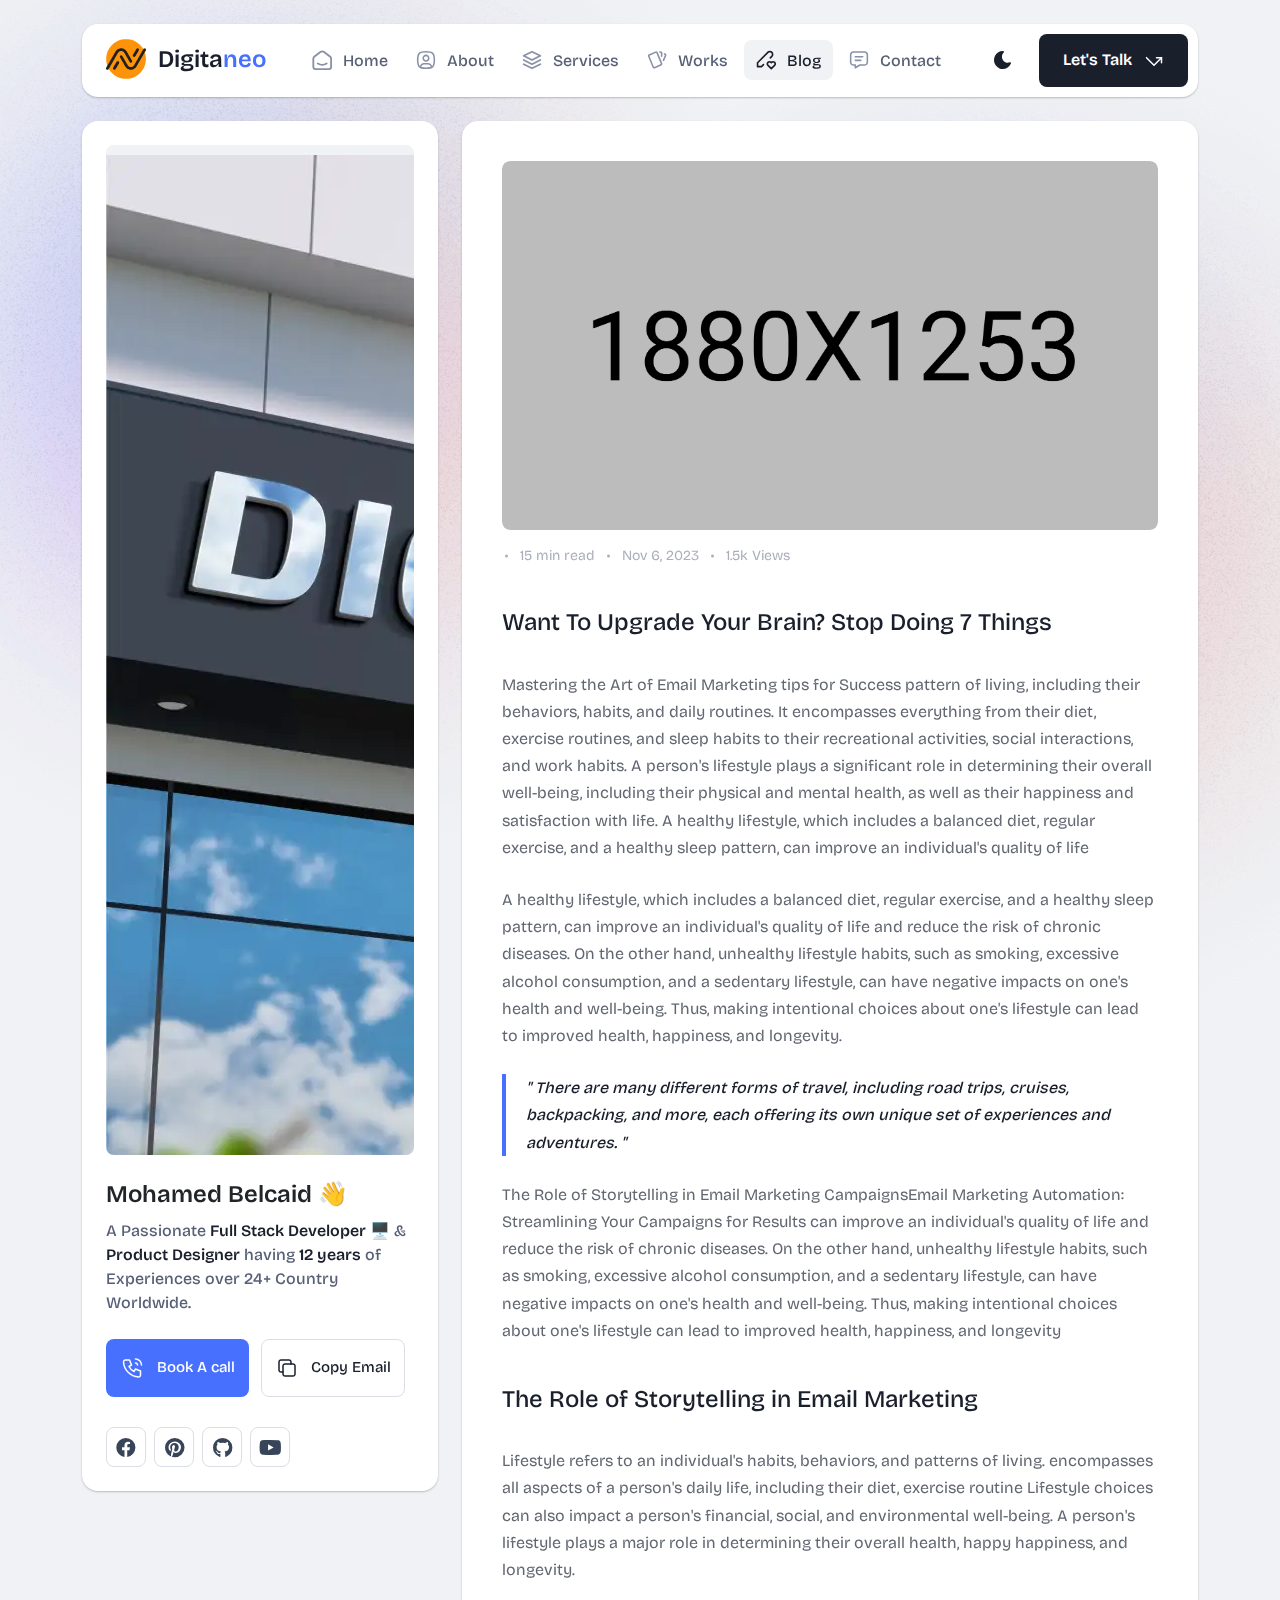
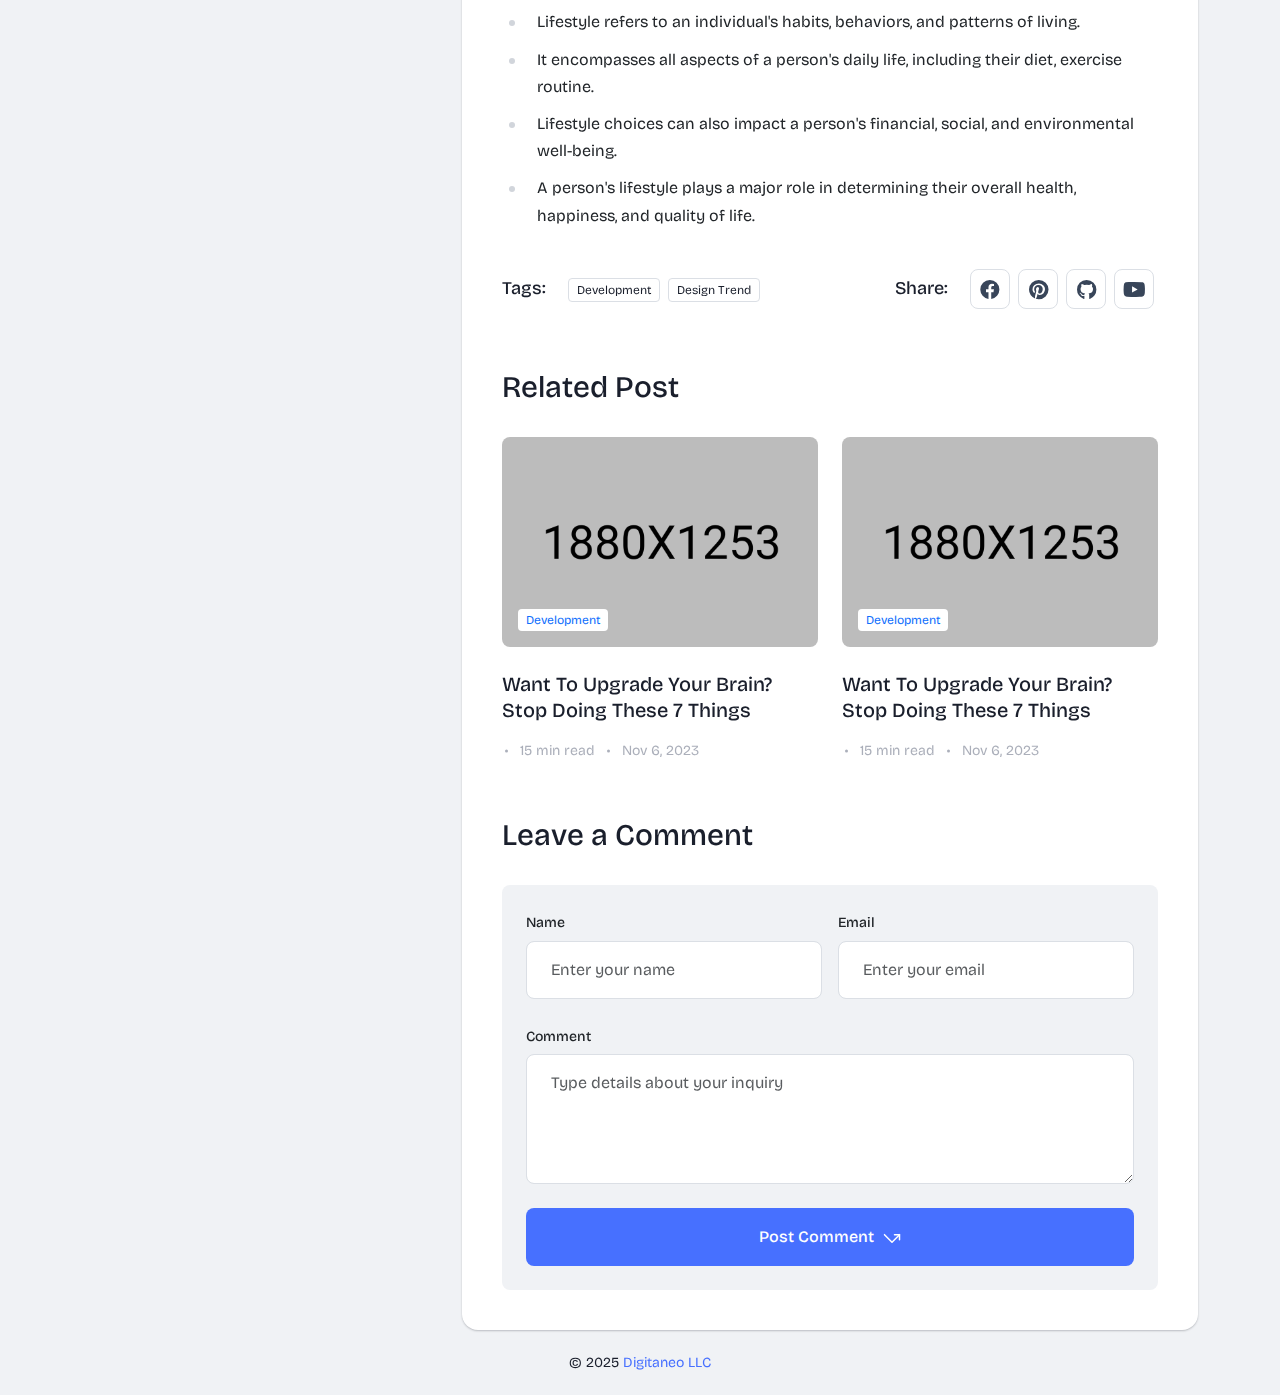
<file: Article/article.html>
<!DOCTYPE html>
<html lang="en">

<head>
  <meta charset="UTF-8">
  <meta http-equiv="X-UA-Compatible" content="IE=edge">
  <title>Articles - Digitaneo Portfolio</title>
  <meta name="description" content="Bentofolio - Bootstrap Personal Portfolio Template">
  <meta name="viewport" content="width=device-width, initial-scale=1">

  <link rel="shortcut icon" type="image/x-icon" href="..assets/img/favicon.svg">
  <!-- Place favicon.ico in the root directory -->

  <!-- CSS here -->
  <link rel="stylesheet" href="../assets/css/bootstrap.min.css">
  <link rel="stylesheet" href="../assets/fontawsome/css/all.min.css">
  <link rel="stylesheet" href="../assets/fontawsome/css/fontawesome.min.css">
  <link rel="stylesheet" href="../assets/css/slick.css">
  <link rel="stylesheet" href="../assets/css/magnific-popup.css">
  <link rel="stylesheet" href="../assets/css/style.css">
  <link rel="stylesheet" href="../assets/css/responsive.css">
</head>

<body>
  <div id="page-content">
    <!-- header part start -->
    <header class="header-area">
      <nav class="navbar">
        <div class="container">
          <div class="menu-container">
            <div class="logo">
              <a class="navbar-brand me-0" href="../index.html">
                <svg width="40" height="40" viewBox="0 0 2048 2048">
  <defs>
    <style>
		.s0 { fill: #fd9308 } 
		.s1 { fill: #202020 } 
	</style>
  </defs>
  <path id="Layer" class="s0" d="m996 7h61l40 2 36 3 40 5 42 7 43 9 43 11 42 13 35 12 35 14 21 9 33 15 30 15 23 13 20 11 26 16 36 24 17 12 19 14 18 14 17 14 13 11 14 12 15 14 10 9 42 42 7 8 12 13 9 11 10 11 11 14 10 12 12 16 14 19 14 20 17 26 16 26 11 19v2h2l2-5 7-11 6-7 13-10 10-5 11-3 6-1h20l14 3 9 4 11 7 10 11 9 16 8 20v18l-6 14-13 23-14 25-12 21-15 26-5 9 1 6 12 36 13 46 10 42 8 42 7 49 4 40 2 30 1 28v45l-2 49-3 37-6 47-7 41-8 38-10 39-12 40-10 30-14 37-16 38-18 38-16 31-13 23-13 22-14 22-16 24-14 20-12 16-13 17-13 16-9 11-13 15-12 13-7 8-14 15-33 33-8 7-7 7-8 7-28 24-14 11-15 12-16 12-18 13-33 22-19 12-20 12-23 13-28 15-24 12-36 16-26 11-35 13-36 12-30 9-52 13-40 8-38 6-41 5-36 3-17 1-33 [base64] 7-9 12-6 7-11 9-14 8-13 4h-24l-12-5-13-7-9-7-8-7-11-15-6-11v-26l8-16 11-23 12-23 16-27 10-17 11-18-1-10-12-36-12-42-10-42-9-46-7-49-4-41-2-32-1-28v-43l2-46 3-35 4-34 7-45 7-35 9-38 10-36 12-38 15-41 12-29 11-25 17-35 10-20 13-23 15-26 15-24 17-25 12-17 13-18 14-18 13-16 11-13 9-11 14-15 7-8 12-13 35-35 8-7 14-13 8-7 14-12 17-14 14-11 21-16 17-12 23-16 16-10 19-12 22-13 27-15 29-15 34-16 38-16 29-11 38-13 41-12 44-11 45-9 45-7 36-4 42-3z"/>
  <path id="Layer" class="s1" d="m738 478h79l33 6 29 8 21 8 22 10 21 12 21 14 14 11 13 11 10 9 21 21 7 8 11 13 15 20 11 17 14 24 16 29 29 49 17 29 28 49 15 27 10 17 15 27 16 28 14 25 14 24 28 50 10 17 14 25 12 21 10 18 6 12 5 14 2 9v15l-4 16-4 9-6 10-4 5-12 9-16 7-12 3-15 1-16-3-9-4-11-7-7-7-9-11-14-21-17-29-16-27-14-24-17-29-14-24-15-26-14-24-32-56-15-26-16-28-14-24-15-26-14-24-20-34-21-35-13-21-10-16-9-12-9-10-8-8-15-11-18-10-16-7-15-5-25-6-19-3-12-1h-14l-21 2-22 5-22 8-17 9-13 10-13 12-23 23-18 22-10 16-15 26-14 24-13 23-13 22-14 24-15 26-40 70-15 26-14 24-11 19-9 15-13 22-15 25-14 24-10 17-12 21-12 22-10 18-16 29-9 15-14 23-10 16-14 24-13 23-14 25-13 23-22 38-10 17-15 25-17 29-14 24-10 17-10 18-5 8-7 11-8 10-5 6-11 9-14 8-13 4h-24l-12-5-13-7-9-7-8-7-11-15-6-11v-26l8-16 11-23 12-23 16-27 10-17 11-18 4-8 10-16 16-28 14-25 10-17 14-25 13-22 16-28 10-17 17-28 15-25 15-26 15-27 26-46 15-27 16-27 15-26 17-29 16-27 16-28 14-24 12-21 15-26 16-27 14-25 15-26 14-24 15-26 12-21 12-20 8-12 11-14 12-13 7-8 8-7 11-11 11-9 14-12 19-13 14-9 18-10 21-10 22-8 36-9z"/>
  <path id="Layer" class="s1" d="m1967 483h20l14 3 9 4 11 7 10 11 9 16 8 20v18l-6 14-13 23-14 25-12 21-15 26-11 20-9 15-11 19-28 48-15 26-16 27-9 16-10 17-12 21-10 17-28 48-11 19-42 72-8 14-14 24-16 28-45 78-14 24-16 28-15 26-14 24-13 23-14 24-9 16-10 17-17 29-16 26-9 14-8 11-13 16-14 15-8 8-11 9-13 11-19 13-17 11-21 12-27 13-24 9-21 6-26 5-23 3h-61l-31-5-24-6-24-8-27-12-22-12-19-12-16-12-14-11-15-14-8-7-11-12-9-10-10-13-14-19-15-23-12-20-15-26-13-23-14-25-14-24-14-25-14-24-14-25-48-84-15-26-76-133-15-29-6-15-2-9v-15l3-12 5-12 8-11 7-7 14-9 13-5 8-2h21l12 3 14 7 10 9 9 10 10 14 15 25 14 24 14 25 10 17 14 24 14 25 42 72 11 19 28 48 17 29 15 26 16 27 30 52 25 45 11 18 10 13 9 11 10 10 14 11 14 9 16 8 15 6 17 5 27 5 9 1h39l26-5 17-5 18-8 16-9 16-12 13-12 12-13 12-16 13-20 17-28 15-26 14-25 10-17 12-21 14-24 30-52 12-21 42-72 15-26 16-27 12-21 14-24 30-52 16-27 12-21 14-24 15-26 14-24 16-28 13-23 14-24 13-23 30-52 44-77 12-20 2-4h2l2-5 7-11 6-7 13-10 10-5 11-3z"/>
  <path id="Layer" class="s1" d="m596 1133h22l15 4 12 6 10 9 7 8 8 15 4 14 1 6v16l-3 15-6 17-10 19-24 40-17 29-13 22-10 17-28 48-15 29-10 17-14 22-13 21-12 20-8 12-11 12-9 7-15 7-23 8-6 1h-11l-9-2-18-11-10-8-7-7-7-11-6-16-1-5v-19l4-16 6-15 8-16 8-15 12-21 30-52 17-29 8-13 19-32 15-25 17-29 13-22 17-28 12-18 11-12 13-9 15-7z"/>
  <path id="Layer" class="s1" d="m1613 477h10l15 2 16 7 13 10 8 10 8 16 3 12 1 7v17l-4 17-5 12-10 18-13 22-28 48-17 29-14 24-20 34-14 24-15 26-17 29-17 28-12 17-9 10-13 10-16 8-15 4h-18l-14-4-12-6-13-11-11-16-6-15-2-8v-21l4-16 6-15 9-17 9-15 17-29 20-34 11-19 12-20 34-58 16-27 17-29 12-20 11-18 9-12 12-12 15-10 14-6 6-2z"/>
                    class="logo-icon" />
                </svg>
                <span>Digita<span class="primary">neo</span></span>
              </a>
            </div>
            <div class="navbar-main d-flex flex-grow-1">
              <div class="logo inner-logo d-block d-xl-none">
                <a class="navbar-brand me-0" href="../index.html">
                  <svg width="40" height="40" viewBox="0 0 2048 2048">
  <defs>
    <style>
		.s0 { fill: #fd9308 } 
		.s1 { fill: #202020 } 
	</style>
  </defs>
  <path id="Layer" class="s0" d="m996 7h61l40 2 36 3 40 5 42 7 43 9 43 11 42 13 35 12 35 14 21 9 33 15 30 15 23 13 20 11 26 16 36 24 17 12 19 14 18 14 17 14 13 11 14 12 15 14 10 9 42 42 7 8 12 13 9 11 10 11 11 14 10 12 12 16 14 19 14 20 17 26 16 26 11 19v2h2l2-5 7-11 6-7 13-10 10-5 11-3 6-1h20l14 3 9 4 11 7 10 11 9 16 8 20v18l-6 14-13 23-14 25-12 21-15 26-5 9 1 6 12 36 13 46 10 42 8 42 7 49 4 40 2 30 1 28v45l-2 49-3 37-6 47-7 41-8 38-10 39-12 40-10 30-14 37-16 38-18 38-16 31-13 23-13 22-14 22-16 24-14 20-12 16-13 17-13 16-9 11-13 15-12 13-7 8-14 15-33 33-8 7-7 7-8 7-28 24-14 11-15 12-16 12-18 13-33 22-19 12-20 12-23 13-28 15-24 12-36 16-26 11-35 13-36 12-30 9-52 13-40 8-38 6-41 5-36 3-17 1-33 [base64] 7-9 12-6 7-11 9-14 8-13 4h-24l-12-5-13-7-9-7-8-7-11-15-6-11v-26l8-16 11-23 12-23 16-27 10-17 11-18-1-10-12-36-12-42-10-42-9-46-7-49-4-41-2-32-1-28v-43l2-46 3-35 4-34 7-45 7-35 9-38 10-36 12-38 15-41 12-29 11-25 17-35 10-20 13-23 15-26 15-24 17-25 12-17 13-18 14-18 13-16 11-13 9-11 14-15 7-8 12-13 35-35 8-7 14-13 8-7 14-12 17-14 14-11 21-16 17-12 23-16 16-10 19-12 22-13 27-15 29-15 34-16 38-16 29-11 38-13 41-12 44-11 45-9 45-7 36-4 42-3z"/>
  <path id="Layer" class="s1" d="m738 478h79l33 6 29 8 21 8 22 10 21 12 21 14 14 11 13 11 10 9 21 21 7 8 11 13 15 20 11 17 14 24 16 29 29 49 17 29 28 49 15 27 10 17 15 27 16 28 14 25 14 24 28 50 10 17 14 25 12 21 10 18 6 12 5 14 2 9v15l-4 16-4 9-6 10-4 5-12 9-16 7-12 3-15 1-16-3-9-4-11-7-7-7-9-11-14-21-17-29-16-27-14-24-17-29-14-24-15-26-14-24-32-56-15-26-16-28-14-24-15-26-14-24-20-34-21-35-13-21-10-16-9-12-9-10-8-8-15-11-18-10-16-7-15-5-25-6-19-3-12-1h-14l-21 2-22 5-22 8-17 9-13 10-13 12-23 23-18 22-10 16-15 26-14 24-13 23-13 22-14 24-15 26-40 70-15 26-14 24-11 19-9 15-13 22-15 25-14 24-10 17-12 21-12 22-10 18-16 29-9 15-14 23-10 16-14 24-13 23-14 25-13 23-22 38-10 17-15 25-17 29-14 24-10 17-10 18-5 8-7 11-8 10-5 6-11 9-14 8-13 4h-24l-12-5-13-7-9-7-8-7-11-15-6-11v-26l8-16 11-23 12-23 16-27 10-17 11-18 4-8 10-16 16-28 14-25 10-17 14-25 13-22 16-28 10-17 17-28 15-25 15-26 15-27 26-46 15-27 16-27 15-26 17-29 16-27 16-28 14-24 12-21 15-26 16-27 14-25 15-26 14-24 15-26 12-21 12-20 8-12 11-14 12-13 7-8 8-7 11-11 11-9 14-12 19-13 14-9 18-10 21-10 22-8 36-9z"/>
  <path id="Layer" class="s1" d="m1967 483h20l14 3 9 4 11 7 10 11 9 16 8 20v18l-6 14-13 23-14 25-12 21-15 26-11 20-9 15-11 19-28 48-15 26-16 27-9 16-10 17-12 21-10 17-28 48-11 19-42 72-8 14-14 24-16 28-45 78-14 24-16 28-15 26-14 24-13 23-14 24-9 16-10 17-17 29-16 26-9 14-8 11-13 16-14 15-8 8-11 9-13 11-19 13-17 11-21 12-27 13-24 9-21 6-26 5-23 3h-61l-31-5-24-6-24-8-27-12-22-12-19-12-16-12-14-11-15-14-8-7-11-12-9-10-10-13-14-19-15-23-12-20-15-26-13-23-14-25-14-24-14-25-14-24-14-25-48-84-15-26-76-133-15-29-6-15-2-9v-15l3-12 5-12 8-11 7-7 14-9 13-5 8-2h21l12 3 14 7 10 9 9 10 10 14 15 25 14 24 14 25 10 17 14 24 14 25 42 72 11 19 28 48 17 29 15 26 16 27 30 52 25 45 11 18 10 13 9 11 10 10 14 11 14 9 16 8 15 6 17 5 27 5 9 1h39l26-5 17-5 18-8 16-9 16-12 13-12 12-13 12-16 13-20 17-28 15-26 14-25 10-17 12-21 14-24 30-52 12-21 42-72 15-26 16-27 12-21 14-24 30-52 16-27 12-21 14-24 15-26 14-24 16-28 13-23 14-24 13-23 30-52 44-77 12-20 2-4h2l2-5 7-11 6-7 13-10 10-5 11-3z"/>
  <path id="Layer" class="s1" d="m596 1133h22l15 4 12 6 10 9 7 8 8 15 4 14 1 6v16l-3 15-6 17-10 19-24 40-17 29-13 22-10 17-28 48-15 29-10 17-14 22-13 21-12 20-8 12-11 12-9 7-15 7-23 8-6 1h-11l-9-2-18-11-10-8-7-7-7-11-6-16-1-5v-19l4-16 6-15 8-16 8-15 12-21 30-52 17-29 8-13 19-32 15-25 17-29 13-22 17-28 12-18 11-12 13-9 15-7z"/>
  <path id="Layer" class="s1" d="m1613 477h10l15 2 16 7 13 10 8 10 8 16 3 12 1 7v17l-4 17-5 12-10 18-13 22-28 48-17 29-14 24-20 34-14 24-15 26-17 29-17 28-12 17-9 10-13 10-16 8-15 4h-18l-14-4-12-6-13-11-11-16-6-15-2-8v-21l4-16 6-15 9-17 9-15 17-29 20-34 11-19 12-20 34-58 16-27 17-29 12-20 11-18 9-12 12-12 15-10 14-6 6-2z"/>
                    class="logo-icon" />
                </svg>
                  <span>Digita<span class="primary">neo</span></span>
                </a>
              </div>
              <ul class="navbar-info mx-auto">
                <li class="nav-item">
                  <a class="nav-link" aria-current="page" href="../index.html">
                    <svg class="nav-icon" viewBox="0 0 15 15" fill="none" xmlns="http://www.w3.org/2000/svg">
                      <path
                        d="M13.475 4.92481L9.03083 1.46814C8.64082 1.16473 8.1608 1 7.66667 1C7.17254 1 6.69251 1.16473 6.3025 1.46814L1.8575 4.92481C1.59037 5.13254 1.37424 5.39858 1.22563 5.7026C1.07701 6.00662 0.99984 6.34058 1 6.67897V12.679C1 13.121 1.17559 13.5449 1.48816 13.8575C1.80072 14.17 2.22464 14.3456 2.66667 14.3456H12.6667C13.1087 14.3456 13.5326 14.17 13.8452 13.8575C14.1577 13.5449 14.3333 13.121 14.3333 12.679V6.67897C14.3333 5.99314 14.0167 5.34564 13.475 4.92481Z"
                        stroke-width="1.4" stroke-linecap="round" stroke-linejoin="round" />
                      <path d="M10.9753 10.1665C9.13359 11.2773 6.14859 11.2773 4.30859 10.1665" stroke-width="1.4"
                        stroke-linecap="round" stroke-linejoin="round" />
                    </svg>

                    <span>Home</span>
                  </a>
                </li>
                <li class="nav-item">
                  <a class="nav-link" href="../about.html">
                    <svg class="nav-icon" viewBox="0 0 18 18" fill="none" xmlns="http://www.w3.org/2000/svg">
                      <path
                        d="M9 9.8335C9.66304 9.8335 10.2989 9.5701 10.7678 9.10126C11.2366 8.63242 11.5 7.99654 11.5 7.3335C11.5 6.67045 11.2366 6.03457 10.7678 5.56573C10.2989 5.09689 9.66304 4.8335 9 4.8335C8.33696 4.8335 7.70107 5.09689 7.23223 5.56573C6.76339 6.03457 6.5 6.67045 6.5 7.3335C6.5 7.99654 6.76339 8.63242 7.23223 9.10126C7.70107 9.5701 8.33696 9.8335 9 9.8335Z"
                        stroke-width="1.4" stroke-linecap="round" stroke-linejoin="round" />
                      <path
                        d="M9 1.5C15 1.5 16.5 3 16.5 9C16.5 15 15 16.5 9 16.5C3 16.5 1.5 15 1.5 9C1.5 3 3 1.5 9 1.5Z"
                        stroke-width="1.4" stroke-linecap="round" stroke-linejoin="round" />
                      <path
                        d="M4 15.7085V15.6668C4 14.7828 4.35119 13.9349 4.97631 13.3098C5.60143 12.6847 6.44928 12.3335 7.33333 12.3335H10.6667C11.5507 12.3335 12.3986 12.6847 13.0237 13.3098C13.6488 13.9349 14 14.7828 14 15.6668V15.7085"
                        stroke-width="1.4" stroke-linecap="round" stroke-linejoin="round" />
                    </svg>
                    About
                  </a>
                </li>
                <li class="nav-item">
                  <a class="nav-link" href="../services.html">
                    <svg class="nav-icon" viewBox="0 0 16 16" fill="none" xmlns="http://www.w3.org/2000/svg">
                      <path d="M7.99967 1.3335L1.33301 4.66683L7.99967 8.00016L14.6663 4.66683L7.99967 1.3335Z"
                        stroke-width="1.4" stroke-linecap="round" stroke-linejoin="round" />
                      <path d="M1.33301 8L7.99967 11.3333L14.6663 8" stroke-width="1.4" stroke-linecap="round"
                        stroke-linejoin="round" />
                      <path d="M1.33301 11.3335L7.99967 14.6668L14.6663 11.3335" stroke-width="1.4"
                        stroke-linecap="round" stroke-linejoin="round" />
                    </svg>
                    Services
                  </a>
                </li>
                <li class="nav-item">
                  <a class="nav-link" href="../portfolio/works.html">
                    <svg class="nav-icon" viewBox="0 0 18 17" fill="none" xmlns="http://www.w3.org/2000/svg">
                      <path
                        d="M2.00326 3.99733L7.95159 1.40649C8.04974 1.36442 8.15533 1.34243 8.26212 1.34181C8.3689 1.34119 8.47473 1.36196 8.57337 1.40289C8.67201 1.44382 8.76145 1.50408 8.83642 1.58013C8.9114 1.65617 8.97039 1.74646 9.00992 1.84566L13.1133 11.764C13.1985 11.9651 13.2014 12.1917 13.1213 12.3949C13.0412 12.5982 12.8845 12.7618 12.6849 12.8507L6.73742 15.4415C6.63922 15.4837 6.53356 15.5058 6.42668 15.5065C6.3198 15.5072 6.21387 15.4864 6.11514 15.4455C6.0164 15.4046 5.92688 15.3442 5.85184 15.2681C5.7768 15.192 5.71778 15.1016 5.67826 15.0023L1.57492 5.08316C1.48963 4.88204 1.48673 4.65546 1.56684 4.45222C1.64696 4.24898 1.80367 4.08616 2.00326 3.99733Z"
                        stroke-width="1.4" stroke-linecap="round" stroke-linejoin="round" />
                      <path
                        d="M11.5 1.3335H12.3333C12.5543 1.3335 12.7663 1.42129 12.9226 1.57757C13.0789 1.73385 13.1667 1.94582 13.1667 2.16683V5.0835"
                        stroke-width="1.4" stroke-linecap="round" stroke-linejoin="round" />
                      <path
                        d="M15.6663 3C15.8863 3.09333 16.0997 3.18083 16.3063 3.2625C16.5098 3.34882 16.6706 3.51241 16.7534 3.71729C16.8362 3.92217 16.8343 4.15155 16.748 4.355L14.833 8.83334"
                        stroke-width="1.4" stroke-linecap="round" stroke-linejoin="round" />
                    </svg>
                    Works
                  </a>
                </li>
                <li class="nav-item">
                  <a class="nav-link active" href="../Blog/Page-1.html">
                    <svg class="nav-icon" viewBox="0 0 17 16" fill="none" xmlns="http://www.w3.org/2000/svg">
                      <path
                        d="M12.1663 6.16676L13.4163 4.91676C13.6352 4.69789 13.8088 4.43805 13.9273 4.15208C14.0457 3.86612 14.1067 3.55962 14.1067 3.25009C14.1067 2.94056 14.0457 2.63406 13.9273 2.3481C13.8088 2.06213 13.6352 1.80229 13.4163 1.58342C13.1975 1.36455 12.9376 1.19094 12.6517 1.07248C12.3657 0.954033 12.0592 0.893066 11.7497 0.893066C11.4401 0.893066 11.1336 0.954033 10.8477 1.07248C10.5617 1.19094 10.3019 1.36455 10.083 1.58342L1.33301 10.3334V13.6668H4.66634L6.33301 12.0001"
                        stroke-width="1.4" stroke-linecap="round" stroke-linejoin="round" />
                      <path
                        d="M13.0004 15.3335L15.7921 12.5968C15.9633 12.4307 16.0995 12.232 16.1926 12.0124C16.2857 11.7927 16.3339 11.5567 16.3343 11.3181C16.3347 11.0796 16.2873 10.8434 16.1948 10.6235C16.1024 10.4035 15.9669 10.2044 15.7963 10.0377C15.448 9.69712 14.9806 9.50602 14.4935 9.50509C14.0065 9.50415 13.5383 9.69346 13.1888 10.0327L13.0021 10.216L12.8163 10.0327C12.4681 9.69237 12.0008 9.50143 11.5139 9.50049C11.0271 9.49956 10.5591 9.68871 10.2096 10.0277C10.0383 10.1937 9.9021 10.3924 9.80891 10.612C9.71572 10.8316 9.66746 11.0677 9.667 11.3062C9.66653 11.5447 9.71386 11.781 9.80619 12.0009C9.89853 12.2209 10.034 12.4201 10.2046 12.5868L13.0004 15.3335Z"
                        stroke-width="1.4" stroke-linecap="round" stroke-linejoin="round" />
                    </svg>
                    Blog
                  </a>
                </li>
                <li class="nav-item">
                  <a class="nav-link" href="../contact.html">
                    <svg class="nav-icon" viewBox="0 0 18 17" fill="none" xmlns="http://www.w3.org/2000/svg">
                      <path d="M5.66699 5.5H12.3337" stroke-width="1.4" stroke-linecap="round"
                        stroke-linejoin="round" />
                      <path d="M5.66699 8.8335H10.667" stroke-width="1.4" stroke-linecap="round"
                        stroke-linejoin="round" />
                      <path
                        d="M14 1.3335C14.663 1.3335 15.2989 1.59689 15.7678 2.06573C16.2366 2.53457 16.5 3.17045 16.5 3.8335V10.5002C16.5 11.1632 16.2366 11.7991 15.7678 12.2679C15.2989 12.7368 14.663 13.0002 14 13.0002H9.83333L5.66667 15.5002V13.0002H4C3.33696 13.0002 2.70107 12.7368 2.23223 12.2679C1.76339 11.7991 1.5 11.1632 1.5 10.5002V3.8335C1.5 3.17045 1.76339 2.53457 2.23223 2.06573C2.70107 1.59689 3.33696 1.3335 4 1.3335H14Z"
                        stroke-width="1.4" stroke-linecap="round" stroke-linejoin="round" />
                    </svg>
                    Contact
                  </a>
                </li>
              </ul>
              <div class="header-right-info d-flex align-items-center">
                <button class="theme-control-btn">
                  <span class="dark">
                    <svg width="24" height="24" viewBox="0 0 24 24" fill="none" xmlns="http://www.w3.org/2000/svg">
                      <path
                        d="M11.8005 3C10.207 3.0003 8.64356 3.44286 7.27683 4.28049C5.91011 5.11811 4.79139 6.31937 4.04002 7.75612C3.28865 9.19288 2.93281 10.8112 3.01046 12.4386C3.08811 14.0659 3.59633 15.6411 4.48091 16.9963C5.3655 18.3514 6.59326 19.4356 8.03324 20.1333C9.47322 20.8309 11.0714 21.1157 12.6573 20.9574C14.2432 20.7991 15.7573 20.2036 17.0381 19.2344C18.319 18.2652 19.3185 16.9587 19.9301 15.4542C20.2302 14.7162 19.5111 13.9746 18.7875 14.2752C17.5475 14.7888 16.1706 14.8418 14.8963 14.425C13.622 14.0082 12.5308 13.1479 11.8126 11.9937C11.0943 10.8396 10.7943 9.4645 10.9648 8.10764C11.1353 6.75077 11.7655 5.49792 12.7458 4.5669L12.8136 4.4949C13.2986 3.9279 12.913 3.0072 12.1464 3.0072H11.9122L11.8524 3.0018L11.7996 3H11.8005Z"
                        fill="#1A1F2C" />
                    </svg>
                    <small class="theme-text d-block d-xl-none">Change appearance</small>
                  </span>
                  <span class="light">
                    <svg width="24" height="24" viewBox="0 0 24 24" fill="none" xmlns="http://www.w3.org/2000/svg">
                      <path
                        d="M12 19C12.2449 19 12.4813 19.09 12.6644 19.2527C12.8474 19.4155 12.9643 19.6397 12.993 19.883L13 20V21C12.9997 21.2549 12.9021 21.5 12.7272 21.6854C12.5522 21.8707 12.313 21.9822 12.0586 21.9972C11.8042 22.0121 11.5536 21.9293 11.3582 21.7657C11.1627 21.6021 11.0371 21.3701 11.007 21.117L11 21V20C11 19.7348 11.1054 19.4804 11.2929 19.2929C11.4804 19.1054 11.7348 19 12 19Z"
                        fill="#FD7E41" />
                      <path
                        d="M18.3127 16.9099L18.4067 16.9929L19.1067 17.6929C19.2861 17.8729 19.3902 18.1144 19.398 18.3683C19.4057 18.6223 19.3165 18.8697 19.1485 19.0602C18.9804 19.2508 18.7462 19.3702 18.4933 19.3943C18.2403 19.4184 17.9877 19.3454 17.7867 19.1899L17.6927 19.1069L16.9927 18.4069C16.8202 18.2347 16.7165 18.0053 16.7012 17.7619C16.6859 17.5186 16.76 17.278 16.9097 17.0855C17.0593 16.893 17.2741 16.7618 17.5137 16.7166C17.7533 16.6713 18.0012 16.7152 18.2107 16.8399L18.3127 16.9099Z"
                        fill="#FD7E41" />
                      <path
                        d="M7.00747 16.993C7.17965 17.1652 7.28308 17.3943 7.29836 17.6373C7.31364 17.8803 7.23972 18.1206 7.09047 18.313L7.00747 18.407L6.30747 19.107C6.12751 19.2863 5.88604 19.3905 5.63209 19.3982C5.37814 19.406 5.13076 19.3168 4.94019 19.1487C4.74963 18.9807 4.63017 18.7464 4.60607 18.4935C4.58198 18.2406 4.65506 17.988 4.81047 17.787L4.89347 17.693L5.59347 16.993C5.781 16.8055 6.03531 16.7002 6.30047 16.7002C6.56563 16.7002 6.81994 16.8055 7.00747 16.993Z"
                        fill="#FD7E41" />
                      <path
                        d="M3.99987 11C4.25475 11.0003 4.4999 11.0979 4.68524 11.2728C4.87057 11.4478 4.9821 11.687 4.99704 11.9414C5.01198 12.1958 4.92919 12.4464 4.7656 12.6418C4.60201 12.8373 4.36996 12.9629 4.11687 12.993L3.99987 13H2.99987C2.74499 12.9997 2.49984 12.9021 2.3145 12.7272C2.12916 12.5522 2.01763 12.313 2.0027 12.0586C1.98776 11.8042 2.07054 11.5536 2.23413 11.3582C2.39772 11.1627 2.62977 11.0371 2.88287 11.007L2.99987 11H3.99987Z"
                        fill="#FD7E41" />
                      <path
                        d="M20.9999 11C21.2547 11.0003 21.4999 11.0979 21.6852 11.2728C21.8706 11.4478 21.9821 11.687 21.997 11.9414C22.012 12.1958 21.9292 12.4464 21.7656 12.6418C21.602 12.8373 21.37 12.9629 21.1169 12.993L20.9999 13H19.9999C19.745 12.9997 19.4998 12.9021 19.3145 12.7272C19.1292 12.5522 19.0176 12.313 19.0027 12.0586C18.9878 11.8042 19.0705 11.5536 19.2341 11.3582C19.3977 11.1627 19.6298 11.0371 19.8829 11.007L19.9999 11H20.9999Z"
                        fill="#FD7E41" />
                      <path
                        d="M6.21264 4.80985L6.30664 4.89285L7.00664 5.59285C7.18599 5.77281 7.29011 6.01429 7.29787 6.26824C7.30562 6.52219 7.21642 6.76957 7.04839 6.96013C6.88036 7.1507 6.64609 7.27016 6.39316 7.29425C6.14024 7.31834 5.88763 7.24526 5.68664 7.08985L5.59264 7.00685L4.89264 6.30685C4.72073 6.13453 4.61757 5.90543 4.6025 5.66248C4.58744 5.41954 4.6615 5.17945 4.8108 4.98721C4.9601 4.79497 5.1744 4.66378 5.41351 4.61824C5.65262 4.57271 5.90013 4.61594 6.10964 4.73985L6.21264 4.80985Z"
                        fill="#FD7E41" />
                      <path
                        d="M19.1071 4.89288C19.2793 5.06508 19.3827 5.29418 19.398 5.5372C19.4132 5.78023 19.3393 6.02048 19.1901 6.21288L19.1071 6.30688L18.4071 7.00688C18.2271 7.18623 17.9856 7.29036 17.7317 7.29811C17.4777 7.30587 17.2304 7.21667 17.0398 7.04864C16.8492 6.8806 16.7298 6.64633 16.7057 6.39341C16.6816 6.14049 16.7547 5.88788 16.9101 5.68688L16.9931 5.59288L17.6931 4.89288C17.8806 4.70541 18.1349 4.6001 18.4001 4.6001C18.6652 4.6001 18.9196 4.70541 19.1071 4.89288Z"
                        fill="#FD7E41" />
                      <path
                        d="M12 2C12.2449 2.00003 12.4813 2.08996 12.6644 2.25272C12.8474 2.41547 12.9643 2.63975 12.993 2.883L13 3V4C12.9997 4.25488 12.9021 4.50003 12.7272 4.68537C12.5522 4.8707 12.313 4.98223 12.0586 4.99717C11.8042 5.01211 11.5536 4.92933 11.3582 4.76573C11.1627 4.60214 11.0371 4.3701 11.007 4.117L11 4V3C11 2.73478 11.1054 2.48043 11.2929 2.29289C11.4804 2.10536 11.7348 2 12 2Z"
                        fill="#FD7E41" />
                      <path
                        d="M12 7C12.9797 6.99994 13.9378 7.28769 14.7553 7.8275C15.5729 8.36731 16.2138 9.1354 16.5986 10.0364C16.9833 10.9373 17.0949 11.9315 16.9195 12.8953C16.7441 13.8592 16.2893 14.7502 15.6118 15.4579C14.9343 16.1655 14.0638 16.6585 13.1085 16.8756C12.1532 17.0928 11.1552 17.0245 10.2383 16.6793C9.3215 16.334 8.52629 15.7271 7.95146 14.9338C7.37663 14.1405 7.04752 13.1958 7.005 12.217L7 12L7.005 11.783C7.06092 10.4958 7.61161 9.27978 8.54222 8.38866C9.47284 7.49754 10.7115 7.00007 12 7Z"
                        fill="#FD7E41" />
                    </svg>
                    <small class="theme-text d-block d-xl-none">Change appearance</small>
                  </span>
                </button>
                <a href="../contact.html" class="lets-talk-btn">
                  Let's Talk
                  <svg class="icon" width="20" height="20" viewBox="0 0 20 20" fill="none"
                    xmlns="http://www.w3.org/2000/svg">
                    <path d="M17.5 11.6665V6.6665H12.5" stroke="white" stroke-width="1.5" stroke-linecap="round"
                      stroke-linejoin="round" />
                    <path d="M17.5 6.6665L10 14.1665L2.5 6.6665" stroke="white" stroke-width="1.5"
                      stroke-linecap="round" stroke-linejoin="round" />
                  </svg>
                </a>
              </div>
            </div>
            <div class="mobile-menu-overlay d-block d-lg-none"></div>
            <div class="mobile-menu-control-bar d-block d-xl-none">
              <button class="mobile-menu-control-bar">
                <i class="fas fa-bars"></i>
              </button>
            </div>
          </div>
        </div>
      </nav>
    </header>
    <!-- header part end -->

    <!-- main area part start -->
    <main>

      <section class="content-box-area mt-4">
        <div class="container">
          <div class="row g-4">
            <div class="col-xl-4">
              <div class="card profile-card">
                <div class="card-body">
                  <div class="image text-center">
                    <img src="../assets/img/images/pr1.webp" alt="profile">
                  </div>
                  <div class="text">
                    <h3 class="card-title">Mohamed Belcaid 👋</h3>
                    <p>A Passionate <span>Full Stack Developer</span> 🖥️ & <span>Product Designer</span> having
                      <span>12
                        years</span> of Experiences over 24+
                      Country Worldwide.</p>
                    <div class="common-button-groups">
                      <a class="btn btn-call" href="tel:+212705507060">
                        <svg class="icon" width="25" height="24" viewBox="0 0 25 24" fill="none"
                          xmlns="http://www.w3.org/2000/svg">
                          <path
                            d="M5.5 4H9.5L11.5 9L9 10.5C10.071 12.6715 11.8285 14.429 14 15.5L15.5 13L20.5 15V19C20.5 19.5304 20.2893 20.0391 19.9142 20.4142C19.5391 20.7893 19.0304 21 18.5 21C14.5993 20.763 10.9202 19.1065 8.15683 16.3432C5.3935 13.5798 3.73705 9.90074 3.5 6C3.5 5.46957 3.71071 4.96086 4.08579 4.58579C4.46086 4.21071 4.96957 4 5.5 4Z"
                            stroke="white" stroke-width="1.5" stroke-linecap="round" stroke-linejoin="round" />
                          <path
                            d="M15.5 7C16.0304 7 16.5391 7.21071 16.9142 7.58579C17.2893 7.96086 17.5 8.46957 17.5 9"
                            stroke="white" stroke-width="1.5" stroke-linecap="round" stroke-linejoin="round" />
                          <path d="M15.5 3C17.0913 3 18.6174 3.63214 19.7426 4.75736C20.8679 5.88258 21.5 7.4087 21.5 9"
                            stroke="white" stroke-width="1.5" stroke-linecap="round" stroke-linejoin="round" />
                        </svg>
                        Book A call
                      </a>
                      <button class="btn btn-copy" data-clipboard-text="contact@digitaneo.com">
                        <svg class="icon" width="24" height="24" viewBox="0 0 24 24" fill="none"
                          xmlns="http://www.w3.org/2000/svg">
                          <path
                            d="M8 10C8 9.46957 8.21071 8.96086 8.58579 8.58579C8.96086 8.21071 9.46957 8 10 8H18C18.5304 8 19.0391 8.21071 19.4142 8.58579C19.7893 8.96086 20 9.46957 20 10V18C20 18.5304 19.7893 19.0391 19.4142 19.4142C19.0391 19.7893 18.5304 20 18 20H10C9.46957 20 8.96086 19.7893 8.58579 19.4142C8.21071 19.0391 8 18.5304 8 18V10Z"
                            stroke-width="1.5" stroke-linecap="round" stroke-linejoin="round" />
                          <path
                            d="M16 8V6C16 5.46957 15.7893 4.96086 15.4142 4.58579C15.0391 4.21071 14.5304 4 14 4H6C5.46957 4 4.96086 4.21071 4.58579 4.58579C4.21071 4.96086 4 5.46957 4 6V14C4 14.5304 4.21071 15.0391 4.58579 15.4142C4.96086 15.7893 5.46957 16 6 16H8"
                            stroke-width="1.5" stroke-linecap="round" stroke-linejoin="round" />
                        </svg>
                        Copy Email
                      </button>
                    </div>
                    <div class="social-media-icon">
                      <ul class="list-unstyled">
                        <li><a href="https://facebook.com/digitaneo"><i class="fab fa-facebook"></i></a></li>
                        <li><a href="https://pinterest.com/digitaneo"><i class="fab fa-pinterest"></i></a></li>
                        <li><a href="https://github.com/Digitaneo"><i class="fab fa-github"></i></a></li>
                        <li><a href="https://www.youtube.com/@Digitaneo"><i class="fab fa-youtube"></i></a></li>
                      </ul>
                    </div>
                  </div>
                </div>
              </div>
            </div>
            <div class="col-xl-8">
              <div class="card content-box-card">
                <div class="card-body portfolio-card article-details-card">
                  <div class="article-details-area">
                    <div class="main-image">
                      <img src="../assets/img/blog/blog-img-1.jpg" alt="blog-img-1" class="img-fluid w-100">
                    </div>
                    <ul class="list-unstyled article-tags">
                      <li>15 min read</li>
                      <li>Nov 6, 2023</li>
                      <li>1.5k Views</li>
                    </ul>
                    <div class="article-details-text">
                      <h3 class="main-title">Want To Upgrade Your Brain? Stop Doing 7 Things</h3>
                      <p>Mastering the Art of Email Marketing tips for Success pattern of living, including their
                        behaviors, habits, and daily routines. It encompasses everything from their diet, exercise
                        routines, and sleep habits to their recreational activities, social interactions, and work
                        habits.
                        A person's lifestyle plays a significant role in determining their overall well-being, including
                        their physical and mental health, as well as their happiness and satisfaction with life. A
                        healthy
                        lifestyle, which includes a balanced diet, regular exercise, and a healthy sleep pattern, can
                        improve an individual's quality of life
                      </p>
                      <p>A healthy lifestyle, which includes a balanced diet, regular exercise, and a healthy sleep
                        pattern, can improve an individual's quality of life and reduce the risk of chronic diseases. On
                        the other hand, unhealthy lifestyle habits, such as smoking, excessive alcohol consumption, and
                        a
                        sedentary lifestyle, can have negative impacts on one's health and well-being. Thus, making
                        intentional choices about one's lifestyle can lead to improved health, happiness, and longevity.
                      </p>
                      <blockquote>
                        <p>
                          " There are many different forms of travel, including road trips,
                          cruises, backpacking, and more, each offering its own unique set of
                          experiences and adventures. "
                        </p>
                      </blockquote>
                      <p>The Role of Storytelling in Email Marketing CampaignsEmail Marketing Automation: Streamlining
                        Your Campaigns for Results can improve an individual's quality of life and reduce the risk of
                        chronic diseases. On the other hand, unhealthy lifestyle habits, such as smoking, excessive
                        alcohol consumption, and a sedentary lifestyle, can have negative impacts on one's health and
                        well-being. Thus, making intentional choices about one's lifestyle can lead to improved health,
                        happiness, and longevity</p>
                      <h3 class="main-title inner-title">The Role of Storytelling in Email Marketing</h3>
                      <p>Lifestyle refers to an individual's habits, behaviors, and patterns of living. encompasses all
                        aspects of a person's daily life, including their diet, exercise routine Lifestyle choices can
                        also impact a person's financial, social, and environmental well-being. A person's lifestyle
                        plays
                        a major role in determining their overall health, happy happiness, and longevity.
                      </p>
                      <ul class="list-unstyled listed-info">
                        <li>Lifestyle refers to an individual's habits, behaviors, and patterns of living.</li>
                        <li>It encompasses all aspects of a person's daily life, including their diet, exercise routine.
                        </li>
                        <li>Lifestyle choices can also impact a person's financial, social, and environmental
                          well-being.
                        </li>
                        <li>A person's lifestyle plays a major role in determining their overall health, happiness, and
                          quality of life.</li>
                      </ul>
                      <div class="tags-and-share">
                        <div class="tags">
                          <h3 class="title">Tags:</h3>
                          <ul class="list-unstyled">
                            <li><a href="#">Development</a></li>
                            <li><a href="#">Design Trend</a></li>
                          </ul>
                        </div>
                        <div class="share">
                          <h3 class="title">Share:</h3>
                          <div class="social-media-icon mt-0">
                            <ul class="list-unstyled">
                              <li><a href="#"><i class="fab fa-facebook"></i></a></li>
                              <li><a href="#"><i class="fab fa-pinterest"></i></a></li>
                              <li><a href="#"><i class="fab fa-github"></i></a></li>
                              <li><a href="#"><i class="fab fa-youtube"></i></a></li>
                            </ul>
                          </div>
                        </div>
                      </div>
                      <div class="related-post">
                        <h2 class="main-common-title">Related Post
                        </h2>
                        <div class="row g-4">
                          <div class="col-md-6">
                            <div class="article-publications-item">
                              <div class="image">
                                <a href="article.html" class="d-block w-100">
                                  <img src="../assets/img/blog/blog-img-1.jpg" alt="blog-img-1" class="img-fluid w-100">
                                </a>
                                <a href="article.html" class="tags">Development</a>
                              </div>
                              <div class="text">
                                <a href="article.html" class="title">Want To Upgrade Your Brain? Stop Doing These 7
                                  Things</a>
                                <ul class="list-unstyled">
                                  <li>15 min read</li>
                                  <li>Nov 6, 2023</li>
                                </ul>
                              </div>
                            </div>
                          </div>
                          <div class="col-md-6">
                            <div class="article-publications-item">
                              <div class="image">
                                <a href="article.html" class="d-block w-100">
                                  <img src="../assets/img/blog/blog-img-2.jpg" alt="blog-img-2" class="img-fluid w-100">
                                </a>
                                <a href="article.html" class="tags">Development</a>
                              </div>
                              <div class="text">
                                <a href="article.html" class="title">Want To Upgrade Your Brain? Stop Doing These 7
                                  Things</a>
                                <ul class="list-unstyled">
                                  <li>15 min read</li>
                                  <li>Nov 6, 2023</li>
                                </ul>
                              </div>
                            </div>
                          </div>
                        </div>
                      </div>
                      <div class="leave-comments-area">
                        <h2 class="main-common-title">Leave a Comment
                        </h2>
                        <div class="comments-box">
                          <div class="row gx-3">
                            <div class="col-md-6">
                              <div class="mb-4">
                                <label class="form-label">Name</label>
                                <input type="text" class="form-control shadow-none" placeholder="Enter your name">
                              </div>
                            </div>
                            <div class="col-md-6">
                              <div class="mb-4">
                                <label class="form-label">Email</label>
                                <input type="text" class="form-control shadow-none" placeholder="Enter your email">
                              </div>
                            </div>
                            <div class="col-md-12">
                              <div class="mb-4">
                                <label class="form-label">Comment</label>
                                <textarea class="form-control shadow-none" rows="4"
                                  placeholder="Type details about your inquiry"></textarea>
                              </div>
                            </div>
                            <div class="col-md-12">
                              <button class="submit-btn" type="submit">
                                Post Comment
                                <svg class="icon" width="20" height="20" viewBox="0 0 20 20" fill="none"
                                  xmlns="http://www.w3.org/2000/svg">
                                  <path d="M17.5 11.6665V6.6665H12.5" stroke="white" stroke-width="1.5"
                                    stroke-linecap="round" stroke-linejoin="round"></path>
                                  <path d="M17.5 6.6665L10 14.1665L2.5 6.6665" stroke="white" stroke-width="1.5"
                                    stroke-linecap="round" stroke-linejoin="round"></path>
                                </svg>
                              </button>
                            </div>
                          </div>
                        </div>
                      </div>
                    </div>
                  </div>
                </div>
              </div>
            </div>
          </div>
        </div>
      </section>

      <!-- background shape area start -->
      <div class="background-shapes">
        <div class="shape-1 common-shape">
          <img src="../assets/img/bg/banner-shape-1.png" alt="banner-shape-1">
        </div>
        <div class="shape-2 common-shape">
          <img src="../assets/img/bg/banner-shape-1.png" alt="banner-shape-1">
        </div>
        <div class="threed-shape-1 move-with-cursor" data-value="1">
          <img src="../assets/img/bg/object-3d-1.png" alt="object-3d-1">
        </div>
        <div class="threed-shape-2 move-with-cursor" data-value="1">
          <img src="../assets/img/bg/object-3d-2.png" alt="object-3d-2">
        </div>
      </div>
      <!-- background shape area end -->
    </main>
    <!-- main area part end -->

    <!-- footer part start -->
    <footer class="footer-area">
      <div class="container">
        <div class="text text-center">
          <p>© 2025 <a href="#"> Digitaneo LLC</a></p>
        </div>
      </div>
    </footer>
    <!-- footer part end -->
  </div>

  <!-- JS here -->
  <script src="../assets/js/vendor/jquery-3.6.0.min.js"></script>
  <script src="../assets/js/bootstrap.bundle.min.js"></script>
  <script src="../assets/js/jquery.magnific-popup.min.js"></script>
  <script src="../assets/js/ajax-form.js"></script>
  <script src="../assets/js/clipboard.min.js"></script>
  <script src="../assets/js/slick.min.js"></script>
  <script src="../assets/js/script.js"></script>
</body>


</html>
</file>
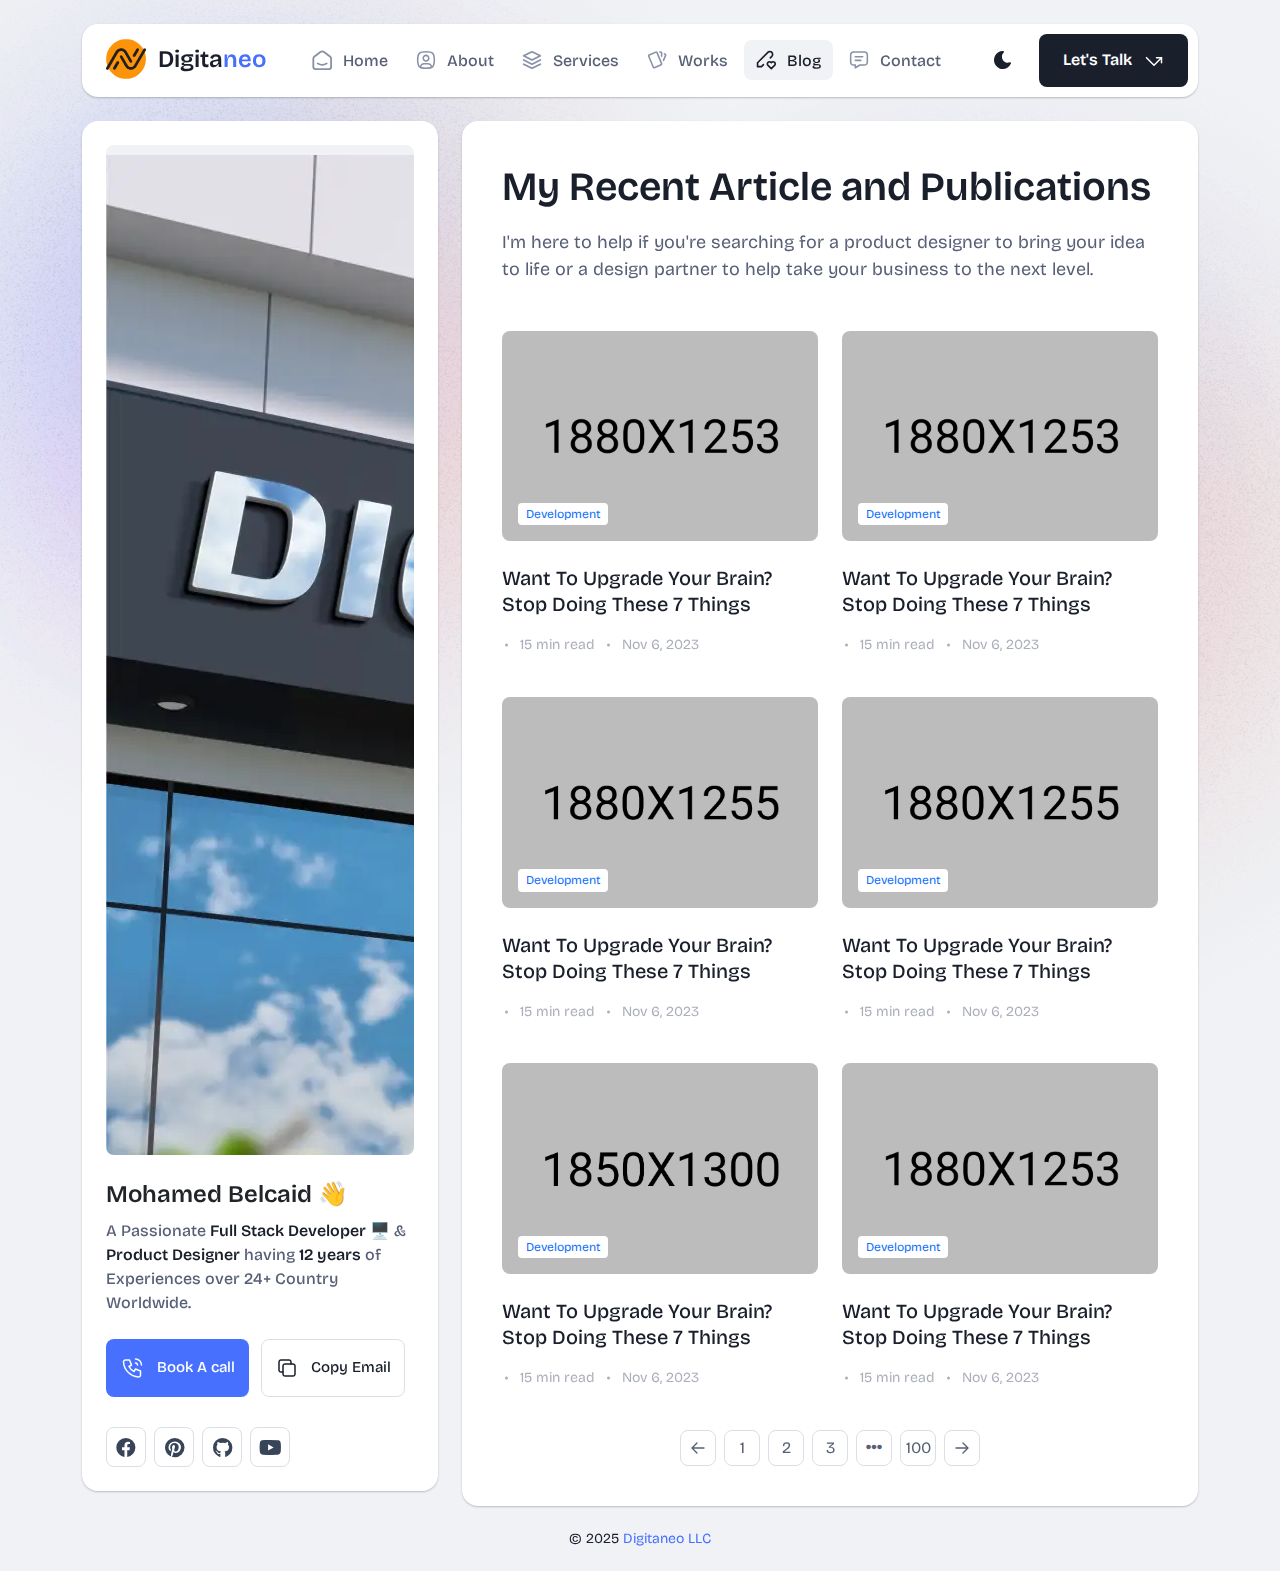
<file: Blog/Page-1.html>
<!DOCTYPE html>
<html lang="en">

<head>
  <meta charset="UTF-8">
  <meta http-equiv="X-UA-Compatible" content="IE=edge">
  <title>Blog - Digitaneo Portfolio</title>
  <meta name="description" content="Bentofolio - Bootstrap Personal Portfolio Template">
  <meta name="viewport" content="width=device-width, initial-scale=1">

  <link rel="shortcut icon" type="image/x-icon" href="../assets/img/favicon.svg">
  <!-- Place favicon.ico in the root directory -->

  <!-- CSS here -->
  <link rel="stylesheet" href="../assets/css/bootstrap.min.css">
  <link rel="stylesheet" href="../assets/fontawsome/css/all.min.css">
  <link rel="stylesheet" href="../assets/fontawsome/css/fontawesome.min.css">
  <link rel="stylesheet" href="../assets/css/slick.css">
  <link rel="stylesheet" href="../assets/css/magnific-popup.css">
  <link rel="stylesheet" href="../assets/css/style.css">
  <link rel="stylesheet" href="../assets/css/responsive.css">
</head>

<body>
  <div id="page-content">
    <!-- header part start -->
    <header class="header-area">
      <nav class="navbar">
        <div class="container">
          <div class="menu-container">
            <div class="logo">
              <a class="navbar-brand me-0" href="../index.html">
                <svg width="40" height="40" viewBox="0 0 2048 2048">
  <defs>
    <style>
		.s0 { fill: #fd9308 } 
		.s1 { fill: #202020 } 
	</style>
  </defs>
  <path id="Layer" class="s0" d="m996 7h61l40 2 36 3 40 5 42 7 43 9 43 11 42 13 35 12 35 14 21 9 33 15 30 15 23 13 20 11 26 16 36 24 17 12 19 14 18 14 17 14 13 11 14 12 15 14 10 9 42 42 7 8 12 13 9 11 10 11 11 14 10 12 12 16 14 19 14 20 17 26 16 26 11 19v2h2l2-5 7-11 6-7 13-10 10-5 11-3 6-1h20l14 3 9 4 11 7 10 11 9 16 8 20v18l-6 14-13 23-14 25-12 21-15 26-5 9 1 6 12 36 13 46 10 42 8 42 7 49 4 40 2 30 1 28v45l-2 49-3 37-6 47-7 41-8 38-10 39-12 40-10 30-14 37-16 38-18 38-16 31-13 23-13 22-14 22-16 24-14 20-12 16-13 17-13 16-9 11-13 15-12 13-7 8-14 15-33 33-8 7-7 7-8 7-28 24-14 11-15 12-16 12-18 13-33 22-19 12-20 12-23 13-28 15-24 12-36 16-26 11-35 13-36 12-30 9-52 13-40 8-38 6-41 5-36 3-17 1-33 [base64] 7-9 12-6 7-11 9-14 8-13 4h-24l-12-5-13-7-9-7-8-7-11-15-6-11v-26l8-16 11-23 12-23 16-27 10-17 11-18-1-10-12-36-12-42-10-42-9-46-7-49-4-41-2-32-1-28v-43l2-46 3-35 4-34 7-45 7-35 9-38 10-36 12-38 15-41 12-29 11-25 17-35 10-20 13-23 15-26 15-24 17-25 12-17 13-18 14-18 13-16 11-13 9-11 14-15 7-8 12-13 35-35 8-7 14-13 8-7 14-12 17-14 14-11 21-16 17-12 23-16 16-10 19-12 22-13 27-15 29-15 34-16 38-16 29-11 38-13 41-12 44-11 45-9 45-7 36-4 42-3z"/>
  <path id="Layer" class="s1" d="m738 478h79l33 6 29 8 21 8 22 10 21 12 21 14 14 11 13 11 10 9 21 21 7 8 11 13 15 20 11 17 14 24 16 29 29 49 17 29 28 49 15 27 10 17 15 27 16 28 14 25 14 24 28 50 10 17 14 25 12 21 10 18 6 12 5 14 2 9v15l-4 16-4 9-6 10-4 5-12 9-16 7-12 3-15 1-16-3-9-4-11-7-7-7-9-11-14-21-17-29-16-27-14-24-17-29-14-24-15-26-14-24-32-56-15-26-16-28-14-24-15-26-14-24-20-34-21-35-13-21-10-16-9-12-9-10-8-8-15-11-18-10-16-7-15-5-25-6-19-3-12-1h-14l-21 2-22 5-22 8-17 9-13 10-13 12-23 23-18 22-10 16-15 26-14 24-13 23-13 22-14 24-15 26-40 70-15 26-14 24-11 19-9 15-13 22-15 25-14 24-10 17-12 21-12 22-10 18-16 29-9 15-14 23-10 16-14 24-13 23-14 25-13 23-22 38-10 17-15 25-17 29-14 24-10 17-10 18-5 8-7 11-8 10-5 6-11 9-14 8-13 4h-24l-12-5-13-7-9-7-8-7-11-15-6-11v-26l8-16 11-23 12-23 16-27 10-17 11-18 4-8 10-16 16-28 14-25 10-17 14-25 13-22 16-28 10-17 17-28 15-25 15-26 15-27 26-46 15-27 16-27 15-26 17-29 16-27 16-28 14-24 12-21 15-26 16-27 14-25 15-26 14-24 15-26 12-21 12-20 8-12 11-14 12-13 7-8 8-7 11-11 11-9 14-12 19-13 14-9 18-10 21-10 22-8 36-9z"/>
  <path id="Layer" class="s1" d="m1967 483h20l14 3 9 4 11 7 10 11 9 16 8 20v18l-6 14-13 23-14 25-12 21-15 26-11 20-9 15-11 19-28 48-15 26-16 27-9 16-10 17-12 21-10 17-28 48-11 19-42 72-8 14-14 24-16 28-45 78-14 24-16 28-15 26-14 24-13 23-14 24-9 16-10 17-17 29-16 26-9 14-8 11-13 16-14 15-8 8-11 9-13 11-19 13-17 11-21 12-27 13-24 9-21 6-26 5-23 3h-61l-31-5-24-6-24-8-27-12-22-12-19-12-16-12-14-11-15-14-8-7-11-12-9-10-10-13-14-19-15-23-12-20-15-26-13-23-14-25-14-24-14-25-14-24-14-25-48-84-15-26-76-133-15-29-6-15-2-9v-15l3-12 5-12 8-11 7-7 14-9 13-5 8-2h21l12 3 14 7 10 9 9 10 10 14 15 25 14 24 14 25 10 17 14 24 14 25 42 72 11 19 28 48 17 29 15 26 16 27 30 52 25 45 11 18 10 13 9 11 10 10 14 11 14 9 16 8 15 6 17 5 27 5 9 1h39l26-5 17-5 18-8 16-9 16-12 13-12 12-13 12-16 13-20 17-28 15-26 14-25 10-17 12-21 14-24 30-52 12-21 42-72 15-26 16-27 12-21 14-24 30-52 16-27 12-21 14-24 15-26 14-24 16-28 13-23 14-24 13-23 30-52 44-77 12-20 2-4h2l2-5 7-11 6-7 13-10 10-5 11-3z"/>
  <path id="Layer" class="s1" d="m596 1133h22l15 4 12 6 10 9 7 8 8 15 4 14 1 6v16l-3 15-6 17-10 19-24 40-17 29-13 22-10 17-28 48-15 29-10 17-14 22-13 21-12 20-8 12-11 12-9 7-15 7-23 8-6 1h-11l-9-2-18-11-10-8-7-7-7-11-6-16-1-5v-19l4-16 6-15 8-16 8-15 12-21 30-52 17-29 8-13 19-32 15-25 17-29 13-22 17-28 12-18 11-12 13-9 15-7z"/>
  <path id="Layer" class="s1" d="m1613 477h10l15 2 16 7 13 10 8 10 8 16 3 12 1 7v17l-4 17-5 12-10 18-13 22-28 48-17 29-14 24-20 34-14 24-15 26-17 29-17 28-12 17-9 10-13 10-16 8-15 4h-18l-14-4-12-6-13-11-11-16-6-15-2-8v-21l4-16 6-15 9-17 9-15 17-29 20-34 11-19 12-20 34-58 16-27 17-29 12-20 11-18 9-12 12-12 15-10 14-6 6-2z"/>
                    class="logo-icon" />
                </svg>
                <span>Digita<span class="primary">neo</span></span>
              </a>
            </div>
            <div class="navbar-main d-flex flex-grow-1">
              <div class="logo inner-logo d-block d-xl-none">
                <a class="navbar-brand me-0" href="../index.html">
                  <svg width="40" height="40" viewBox="0 0 2048 2048">
  <defs>
    <style>
		.s0 { fill: #fd9308 } 
		.s1 { fill: #202020 } 
	</style>
  </defs>
  <path id="Layer" class="s0" d="m996 7h61l40 2 36 3 40 5 42 7 43 9 43 11 42 13 35 12 35 14 21 9 33 15 30 15 23 13 20 11 26 16 36 24 17 12 19 14 18 14 17 14 13 11 14 12 15 14 10 9 42 42 7 8 12 13 9 11 10 11 11 14 10 12 12 16 14 19 14 20 17 26 16 26 11 19v2h2l2-5 7-11 6-7 13-10 10-5 11-3 6-1h20l14 3 9 4 11 7 10 11 9 16 8 20v18l-6 14-13 23-14 25-12 21-15 26-5 9 1 6 12 36 13 46 10 42 8 42 7 49 4 40 2 30 1 28v45l-2 49-3 37-6 47-7 41-8 38-10 39-12 40-10 30-14 37-16 38-18 38-16 31-13 23-13 22-14 22-16 24-14 20-12 16-13 17-13 16-9 11-13 15-12 13-7 8-14 15-33 33-8 7-7 7-8 7-28 24-14 11-15 12-16 12-18 13-33 22-19 12-20 12-23 13-28 15-24 12-36 16-26 11-35 13-36 12-30 9-52 13-40 8-38 6-41 5-36 3-17 1-33 [base64] 7-9 12-6 7-11 9-14 8-13 4h-24l-12-5-13-7-9-7-8-7-11-15-6-11v-26l8-16 11-23 12-23 16-27 10-17 11-18-1-10-12-36-12-42-10-42-9-46-7-49-4-41-2-32-1-28v-43l2-46 3-35 4-34 7-45 7-35 9-38 10-36 12-38 15-41 12-29 11-25 17-35 10-20 13-23 15-26 15-24 17-25 12-17 13-18 14-18 13-16 11-13 9-11 14-15 7-8 12-13 35-35 8-7 14-13 8-7 14-12 17-14 14-11 21-16 17-12 23-16 16-10 19-12 22-13 27-15 29-15 34-16 38-16 29-11 38-13 41-12 44-11 45-9 45-7 36-4 42-3z"/>
  <path id="Layer" class="s1" d="m738 478h79l33 6 29 8 21 8 22 10 21 12 21 14 14 11 13 11 10 9 21 21 7 8 11 13 15 20 11 17 14 24 16 29 29 49 17 29 28 49 15 27 10 17 15 27 16 28 14 25 14 24 28 50 10 17 14 25 12 21 10 18 6 12 5 14 2 9v15l-4 16-4 9-6 10-4 5-12 9-16 7-12 3-15 1-16-3-9-4-11-7-7-7-9-11-14-21-17-29-16-27-14-24-17-29-14-24-15-26-14-24-32-56-15-26-16-28-14-24-15-26-14-24-20-34-21-35-13-21-10-16-9-12-9-10-8-8-15-11-18-10-16-7-15-5-25-6-19-3-12-1h-14l-21 2-22 5-22 8-17 9-13 10-13 12-23 23-18 22-10 16-15 26-14 24-13 23-13 22-14 24-15 26-40 70-15 26-14 24-11 19-9 15-13 22-15 25-14 24-10 17-12 21-12 22-10 18-16 29-9 15-14 23-10 16-14 24-13 23-14 25-13 23-22 38-10 17-15 25-17 29-14 24-10 17-10 18-5 8-7 11-8 10-5 6-11 9-14 8-13 4h-24l-12-5-13-7-9-7-8-7-11-15-6-11v-26l8-16 11-23 12-23 16-27 10-17 11-18 4-8 10-16 16-28 14-25 10-17 14-25 13-22 16-28 10-17 17-28 15-25 15-26 15-27 26-46 15-27 16-27 15-26 17-29 16-27 16-28 14-24 12-21 15-26 16-27 14-25 15-26 14-24 15-26 12-21 12-20 8-12 11-14 12-13 7-8 8-7 11-11 11-9 14-12 19-13 14-9 18-10 21-10 22-8 36-9z"/>
  <path id="Layer" class="s1" d="m1967 483h20l14 3 9 4 11 7 10 11 9 16 8 20v18l-6 14-13 23-14 25-12 21-15 26-11 20-9 15-11 19-28 48-15 26-16 27-9 16-10 17-12 21-10 17-28 48-11 19-42 72-8 14-14 24-16 28-45 78-14 24-16 28-15 26-14 24-13 23-14 24-9 16-10 17-17 29-16 26-9 14-8 11-13 16-14 15-8 8-11 9-13 11-19 13-17 11-21 12-27 13-24 9-21 6-26 5-23 3h-61l-31-5-24-6-24-8-27-12-22-12-19-12-16-12-14-11-15-14-8-7-11-12-9-10-10-13-14-19-15-23-12-20-15-26-13-23-14-25-14-24-14-25-14-24-14-25-48-84-15-26-76-133-15-29-6-15-2-9v-15l3-12 5-12 8-11 7-7 14-9 13-5 8-2h21l12 3 14 7 10 9 9 10 10 14 15 25 14 24 14 25 10 17 14 24 14 25 42 72 11 19 28 48 17 29 15 26 16 27 30 52 25 45 11 18 10 13 9 11 10 10 14 11 14 9 16 8 15 6 17 5 27 5 9 1h39l26-5 17-5 18-8 16-9 16-12 13-12 12-13 12-16 13-20 17-28 15-26 14-25 10-17 12-21 14-24 30-52 12-21 42-72 15-26 16-27 12-21 14-24 30-52 16-27 12-21 14-24 15-26 14-24 16-28 13-23 14-24 13-23 30-52 44-77 12-20 2-4h2l2-5 7-11 6-7 13-10 10-5 11-3z"/>
  <path id="Layer" class="s1" d="m596 1133h22l15 4 12 6 10 9 7 8 8 15 4 14 1 6v16l-3 15-6 17-10 19-24 40-17 29-13 22-10 17-28 48-15 29-10 17-14 22-13 21-12 20-8 12-11 12-9 7-15 7-23 8-6 1h-11l-9-2-18-11-10-8-7-7-7-11-6-16-1-5v-19l4-16 6-15 8-16 8-15 12-21 30-52 17-29 8-13 19-32 15-25 17-29 13-22 17-28 12-18 11-12 13-9 15-7z"/>
  <path id="Layer" class="s1" d="m1613 477h10l15 2 16 7 13 10 8 10 8 16 3 12 1 7v17l-4 17-5 12-10 18-13 22-28 48-17 29-14 24-20 34-14 24-15 26-17 29-17 28-12 17-9 10-13 10-16 8-15 4h-18l-14-4-12-6-13-11-11-16-6-15-2-8v-21l4-16 6-15 9-17 9-15 17-29 20-34 11-19 12-20 34-58 16-27 17-29 12-20 11-18 9-12 12-12 15-10 14-6 6-2z"/>
                    class="logo-icon" />
                </svg>
                  <span>Digita<span class="primary">neo</span></span>
                </a>
              </div>
              <ul class="navbar-info mx-auto">
                <li class="nav-item">
                  <a class="nav-link" aria-current="page" href="../index.html">
                    <svg class="nav-icon" viewBox="0 0 15 15" fill="none" xmlns="http://www.w3.org/2000/svg">
                      <path
                        d="M13.475 4.92481L9.03083 1.46814C8.64082 1.16473 8.1608 1 7.66667 1C7.17254 1 6.69251 1.16473 6.3025 1.46814L1.8575 4.92481C1.59037 5.13254 1.37424 5.39858 1.22563 5.7026C1.07701 6.00662 0.99984 6.34058 1 6.67897V12.679C1 13.121 1.17559 13.5449 1.48816 13.8575C1.80072 14.17 2.22464 14.3456 2.66667 14.3456H12.6667C13.1087 14.3456 13.5326 14.17 13.8452 13.8575C14.1577 13.5449 14.3333 13.121 14.3333 12.679V6.67897C14.3333 5.99314 14.0167 5.34564 13.475 4.92481Z"
                        stroke-width="1.4" stroke-linecap="round" stroke-linejoin="round" />
                      <path d="M10.9753 10.1665C9.13359 11.2773 6.14859 11.2773 4.30859 10.1665" stroke-width="1.4"
                        stroke-linecap="round" stroke-linejoin="round" />
                    </svg>

                    <span>Home</span>
                  </a>
                </li>
                <li class="nav-item">
                  <a class="nav-link" href="../about.html">
                    <svg class="nav-icon" viewBox="0 0 18 18" fill="none" xmlns="http://www.w3.org/2000/svg">
                      <path
                        d="M9 9.8335C9.66304 9.8335 10.2989 9.5701 10.7678 9.10126C11.2366 8.63242 11.5 7.99654 11.5 7.3335C11.5 6.67045 11.2366 6.03457 10.7678 5.56573C10.2989 5.09689 9.66304 4.8335 9 4.8335C8.33696 4.8335 7.70107 5.09689 7.23223 5.56573C6.76339 6.03457 6.5 6.67045 6.5 7.3335C6.5 7.99654 6.76339 8.63242 7.23223 9.10126C7.70107 9.5701 8.33696 9.8335 9 9.8335Z"
                        stroke-width="1.4" stroke-linecap="round" stroke-linejoin="round" />
                      <path
                        d="M9 1.5C15 1.5 16.5 3 16.5 9C16.5 15 15 16.5 9 16.5C3 16.5 1.5 15 1.5 9C1.5 3 3 1.5 9 1.5Z"
                        stroke-width="1.4" stroke-linecap="round" stroke-linejoin="round" />
                      <path
                        d="M4 15.7085V15.6668C4 14.7828 4.35119 13.9349 4.97631 13.3098C5.60143 12.6847 6.44928 12.3335 7.33333 12.3335H10.6667C11.5507 12.3335 12.3986 12.6847 13.0237 13.3098C13.6488 13.9349 14 14.7828 14 15.6668V15.7085"
                        stroke-width="1.4" stroke-linecap="round" stroke-linejoin="round" />
                    </svg>
                    About
                  </a>
                </li>
                <li class="nav-item">
                  <a class="nav-link" href="../services.html">
                    <svg class="nav-icon" viewBox="0 0 16 16" fill="none" xmlns="http://www.w3.org/2000/svg">
                      <path d="M7.99967 1.3335L1.33301 4.66683L7.99967 8.00016L14.6663 4.66683L7.99967 1.3335Z"
                        stroke-width="1.4" stroke-linecap="round" stroke-linejoin="round" />
                      <path d="M1.33301 8L7.99967 11.3333L14.6663 8" stroke-width="1.4" stroke-linecap="round"
                        stroke-linejoin="round" />
                      <path d="M1.33301 11.3335L7.99967 14.6668L14.6663 11.3335" stroke-width="1.4"
                        stroke-linecap="round" stroke-linejoin="round" />
                    </svg>
                    Services
                  </a>
                </li>
                <li class="nav-item">
                  <a class="nav-link" href="../Portfolio/works.html">
                    <svg class="nav-icon" viewBox="0 0 18 17" fill="none" xmlns="http://www.w3.org/2000/svg">
                      <path d="M2.00326 3.99733L7.95159 1.40649C8.04974 1.36442 8.15533 1.34243 8.26212 1.34181C8.3689 1.34119 8.47473 1.36196 8.57337 1.40289C8.67201 1.44382 8.76145 1.50408 8.83642 1.58013C8.9114 1.65617 8.97039 1.74646 9.00992 1.84566L13.1133 11.764C13.1985 11.9651 13.2014 12.1917 13.1213 12.3949C13.0412 12.5982 12.8845 12.7618 12.6849 12.8507L6.73742 15.4415C6.63922 15.4837 6.53356 15.5058 6.42668 15.5065C6.3198 15.5072 6.21387 15.4864 6.11514 15.4455C6.0164 15.4046 5.92688 15.3442 5.85184 15.2681C5.7768 15.192 5.71778 15.1016 5.67826 15.0023L1.57492 5.08316C1.48963 4.88204 1.48673 4.65546 1.56684 4.45222C1.64696 4.24898 1.80367 4.08616 2.00326 3.99733Z" stroke-width="1.4" stroke-linecap="round" stroke-linejoin="round"></path>
                      <path d="M11.5 1.3335H12.3333C12.5543 1.3335 12.7663 1.42129 12.9226 1.57757C13.0789 1.73385 13.1667 1.94582 13.1667 2.16683V5.0835" stroke-width="1.4" stroke-linecap="round" stroke-linejoin="round"></path>
                      <path d="M15.6663 3C15.8863 3.09333 16.0997 3.18083 16.3063 3.2625C16.5098 3.34882 16.6706 3.51241 16.7534 3.71729C16.8362 3.92217 16.8343 4.15155 16.748 4.355L14.833 8.83334" stroke-width="1.4" stroke-linecap="round" stroke-linejoin="round"></path>
                    </svg>
                    Works
                  </a>
                </li>
                <li class="nav-item">
                  <a class="nav-link active" href="../Blog/Page-1.html">
                    <svg class="nav-icon" viewBox="0 0 17 16" fill="none" xmlns="http://www.w3.org/2000/svg">
                      <path
                        d="M12.1663 6.16676L13.4163 4.91676C13.6352 4.69789 13.8088 4.43805 13.9273 4.15208C14.0457 3.86612 14.1067 3.55962 14.1067 3.25009C14.1067 2.94056 14.0457 2.63406 13.9273 2.3481C13.8088 2.06213 13.6352 1.80229 13.4163 1.58342C13.1975 1.36455 12.9376 1.19094 12.6517 1.07248C12.3657 0.954033 12.0592 0.893066 11.7497 0.893066C11.4401 0.893066 11.1336 0.954033 10.8477 1.07248C10.5617 1.19094 10.3019 1.36455 10.083 1.58342L1.33301 10.3334V13.6668H4.66634L6.33301 12.0001"
                        stroke-width="1.4" stroke-linecap="round" stroke-linejoin="round" />
                      <path
                        d="M13.0004 15.3335L15.7921 12.5968C15.9633 12.4307 16.0995 12.232 16.1926 12.0124C16.2857 11.7927 16.3339 11.5567 16.3343 11.3181C16.3347 11.0796 16.2873 10.8434 16.1948 10.6235C16.1024 10.4035 15.9669 10.2044 15.7963 10.0377C15.448 9.69712 14.9806 9.50602 14.4935 9.50509C14.0065 9.50415 13.5383 9.69346 13.1888 10.0327L13.0021 10.216L12.8163 10.0327C12.4681 9.69237 12.0008 9.50143 11.5139 9.50049C11.0271 9.49956 10.5591 9.68871 10.2096 10.0277C10.0383 10.1937 9.9021 10.3924 9.80891 10.612C9.71572 10.8316 9.66746 11.0677 9.667 11.3062C9.66653 11.5447 9.71386 11.781 9.80619 12.0009C9.89853 12.2209 10.034 12.4201 10.2046 12.5868L13.0004 15.3335Z"
                        stroke-width="1.4" stroke-linecap="round" stroke-linejoin="round" />
                    </svg>
                    Blog
                  </a>
                </li>
                <li class="nav-item">
                  <a class="nav-link" href="../contact.html">
                    <svg class="nav-icon" viewBox="0 0 18 17" fill="none" xmlns="http://www.w3.org/2000/svg">
                      <path d="M5.66699 5.5H12.3337" stroke-width="1.4" stroke-linecap="round"
                        stroke-linejoin="round" />
                      <path d="M5.66699 8.8335H10.667" stroke-width="1.4" stroke-linecap="round"
                        stroke-linejoin="round" />
                      <path
                        d="M14 1.3335C14.663 1.3335 15.2989 1.59689 15.7678 2.06573C16.2366 2.53457 16.5 3.17045 16.5 3.8335V10.5002C16.5 11.1632 16.2366 11.7991 15.7678 12.2679C15.2989 12.7368 14.663 13.0002 14 13.0002H9.83333L5.66667 15.5002V13.0002H4C3.33696 13.0002 2.70107 12.7368 2.23223 12.2679C1.76339 11.7991 1.5 11.1632 1.5 10.5002V3.8335C1.5 3.17045 1.76339 2.53457 2.23223 2.06573C2.70107 1.59689 3.33696 1.3335 4 1.3335H14Z"
                        stroke-width="1.4" stroke-linecap="round" stroke-linejoin="round" />
                    </svg>
                    Contact
                  </a>
                </li>
              </ul>
              <div class="header-right-info d-flex align-items-center">
                <button class="theme-control-btn">
                  <span class="dark">
                    <svg width="24" height="24" viewBox="0 0 24 24" fill="none" xmlns="http://www.w3.org/2000/svg">
                      <path
                        d="M11.8005 3C10.207 3.0003 8.64356 3.44286 7.27683 4.28049C5.91011 5.11811 4.79139 6.31937 4.04002 7.75612C3.28865 9.19288 2.93281 10.8112 3.01046 12.4386C3.08811 14.0659 3.59633 15.6411 4.48091 16.9963C5.3655 18.3514 6.59326 19.4356 8.03324 20.1333C9.47322 20.8309 11.0714 21.1157 12.6573 20.9574C14.2432 20.7991 15.7573 20.2036 17.0381 19.2344C18.319 18.2652 19.3185 16.9587 19.9301 15.4542C20.2302 14.7162 19.5111 13.9746 18.7875 14.2752C17.5475 14.7888 16.1706 14.8418 14.8963 14.425C13.622 14.0082 12.5308 13.1479 11.8126 11.9937C11.0943 10.8396 10.7943 9.4645 10.9648 8.10764C11.1353 6.75077 11.7655 5.49792 12.7458 4.5669L12.8136 4.4949C13.2986 3.9279 12.913 3.0072 12.1464 3.0072H11.9122L11.8524 3.0018L11.7996 3H11.8005Z"
                        fill="#1A1F2C" />
                    </svg>
                    <small class="theme-text d-block d-xl-none">Change appearance</small>
                  </span>
                  <span class="light">
                    <svg width="24" height="24" viewBox="0 0 24 24" fill="none" xmlns="http://www.w3.org/2000/svg">
                      <path
                        d="M12 19C12.2449 19 12.4813 19.09 12.6644 19.2527C12.8474 19.4155 12.9643 19.6397 12.993 19.883L13 20V21C12.9997 21.2549 12.9021 21.5 12.7272 21.6854C12.5522 21.8707 12.313 21.9822 12.0586 21.9972C11.8042 22.0121 11.5536 21.9293 11.3582 21.7657C11.1627 21.6021 11.0371 21.3701 11.007 21.117L11 21V20C11 19.7348 11.1054 19.4804 11.2929 19.2929C11.4804 19.1054 11.7348 19 12 19Z"
                        fill="#FD7E41" />
                      <path
                        d="M18.3127 16.9099L18.4067 16.9929L19.1067 17.6929C19.2861 17.8729 19.3902 18.1144 19.398 18.3683C19.4057 18.6223 19.3165 18.8697 19.1485 19.0602C18.9804 19.2508 18.7462 19.3702 18.4933 19.3943C18.2403 19.4184 17.9877 19.3454 17.7867 19.1899L17.6927 19.1069L16.9927 18.4069C16.8202 18.2347 16.7165 18.0053 16.7012 17.7619C16.6859 17.5186 16.76 17.278 16.9097 17.0855C17.0593 16.893 17.2741 16.7618 17.5137 16.7166C17.7533 16.6713 18.0012 16.7152 18.2107 16.8399L18.3127 16.9099Z"
                        fill="#FD7E41" />
                      <path
                        d="M7.00747 16.993C7.17965 17.1652 7.28308 17.3943 7.29836 17.6373C7.31364 17.8803 7.23972 18.1206 7.09047 18.313L7.00747 18.407L6.30747 19.107C6.12751 19.2863 5.88604 19.3905 5.63209 19.3982C5.37814 19.406 5.13076 19.3168 4.94019 19.1487C4.74963 18.9807 4.63017 18.7464 4.60607 18.4935C4.58198 18.2406 4.65506 17.988 4.81047 17.787L4.89347 17.693L5.59347 16.993C5.781 16.8055 6.03531 16.7002 6.30047 16.7002C6.56563 16.7002 6.81994 16.8055 7.00747 16.993Z"
                        fill="#FD7E41" />
                      <path
                        d="M3.99987 11C4.25475 11.0003 4.4999 11.0979 4.68524 11.2728C4.87057 11.4478 4.9821 11.687 4.99704 11.9414C5.01198 12.1958 4.92919 12.4464 4.7656 12.6418C4.60201 12.8373 4.36996 12.9629 4.11687 12.993L3.99987 13H2.99987C2.74499 12.9997 2.49984 12.9021 2.3145 12.7272C2.12916 12.5522 2.01763 12.313 2.0027 12.0586C1.98776 11.8042 2.07054 11.5536 2.23413 11.3582C2.39772 11.1627 2.62977 11.0371 2.88287 11.007L2.99987 11H3.99987Z"
                        fill="#FD7E41" />
                      <path
                        d="M20.9999 11C21.2547 11.0003 21.4999 11.0979 21.6852 11.2728C21.8706 11.4478 21.9821 11.687 21.997 11.9414C22.012 12.1958 21.9292 12.4464 21.7656 12.6418C21.602 12.8373 21.37 12.9629 21.1169 12.993L20.9999 13H19.9999C19.745 12.9997 19.4998 12.9021 19.3145 12.7272C19.1292 12.5522 19.0176 12.313 19.0027 12.0586C18.9878 11.8042 19.0705 11.5536 19.2341 11.3582C19.3977 11.1627 19.6298 11.0371 19.8829 11.007L19.9999 11H20.9999Z"
                        fill="#FD7E41" />
                      <path
                        d="M6.21264 4.80985L6.30664 4.89285L7.00664 5.59285C7.18599 5.77281 7.29011 6.01429 7.29787 6.26824C7.30562 6.52219 7.21642 6.76957 7.04839 6.96013C6.88036 7.1507 6.64609 7.27016 6.39316 7.29425C6.14024 7.31834 5.88763 7.24526 5.68664 7.08985L5.59264 7.00685L4.89264 6.30685C4.72073 6.13453 4.61757 5.90543 4.6025 5.66248C4.58744 5.41954 4.6615 5.17945 4.8108 4.98721C4.9601 4.79497 5.1744 4.66378 5.41351 4.61824C5.65262 4.57271 5.90013 4.61594 6.10964 4.73985L6.21264 4.80985Z"
                        fill="#FD7E41" />
                      <path
                        d="M19.1071 4.89288C19.2793 5.06508 19.3827 5.29418 19.398 5.5372C19.4132 5.78023 19.3393 6.02048 19.1901 6.21288L19.1071 6.30688L18.4071 7.00688C18.2271 7.18623 17.9856 7.29036 17.7317 7.29811C17.4777 7.30587 17.2304 7.21667 17.0398 7.04864C16.8492 6.8806 16.7298 6.64633 16.7057 6.39341C16.6816 6.14049 16.7547 5.88788 16.9101 5.68688L16.9931 5.59288L17.6931 4.89288C17.8806 4.70541 18.1349 4.6001 18.4001 4.6001C18.6652 4.6001 18.9196 4.70541 19.1071 4.89288Z"
                        fill="#FD7E41" />
                      <path
                        d="M12 2C12.2449 2.00003 12.4813 2.08996 12.6644 2.25272C12.8474 2.41547 12.9643 2.63975 12.993 2.883L13 3V4C12.9997 4.25488 12.9021 4.50003 12.7272 4.68537C12.5522 4.8707 12.313 4.98223 12.0586 4.99717C11.8042 5.01211 11.5536 4.92933 11.3582 4.76573C11.1627 4.60214 11.0371 4.3701 11.007 4.117L11 4V3C11 2.73478 11.1054 2.48043 11.2929 2.29289C11.4804 2.10536 11.7348 2 12 2Z"
                        fill="#FD7E41" />
                      <path
                        d="M12 7C12.9797 6.99994 13.9378 7.28769 14.7553 7.8275C15.5729 8.36731 16.2138 9.1354 16.5986 10.0364C16.9833 10.9373 17.0949 11.9315 16.9195 12.8953C16.7441 13.8592 16.2893 14.7502 15.6118 15.4579C14.9343 16.1655 14.0638 16.6585 13.1085 16.8756C12.1532 17.0928 11.1552 17.0245 10.2383 16.6793C9.3215 16.334 8.52629 15.7271 7.95146 14.9338C7.37663 14.1405 7.04752 13.1958 7.005 12.217L7 12L7.005 11.783C7.06092 10.4958 7.61161 9.27978 8.54222 8.38866C9.47284 7.49754 10.7115 7.00007 12 7Z"
                        fill="#FD7E41" />
                    </svg>
                    <small class="theme-text d-block d-xl-none">Change appearance</small>
                  </span>
                </button>
                <a href="../contact.html" class="lets-talk-btn">
                  Let's Talk
                  <svg class="icon" width="20" height="20" viewBox="0 0 20 20" fill="none"
                    xmlns="http://www.w3.org/2000/svg">
                    <path d="M17.5 11.6665V6.6665H12.5" stroke="white" stroke-width="1.5" stroke-linecap="round"
                      stroke-linejoin="round" />
                    <path d="M17.5 6.6665L10 14.1665L2.5 6.6665" stroke="white" stroke-width="1.5"
                      stroke-linecap="round" stroke-linejoin="round" />
                  </svg>
                </a>
              </div>
            </div>
            <div class="mobile-menu-overlay d-block d-lg-none"></div>
            <div class="mobile-menu-control-bar d-block d-xl-none">
              <button class="mobile-menu-control-bar">
                <i class="fas fa-bars"></i>
              </button>
            </div>
          </div>
        </div>
      </nav>
    </header>
    <!-- header part end -->

    <!-- main area part start -->
    <main>

      <section class="content-box-area mt-4">
        <div class="container">
          <div class="row g-4">
            <div class="col-xl-4">
              <div class="card profile-card">
                <div class="card-body">
                  <div class="image text-center">
                    <img src="../assets/img/images/pr1.webp" alt="profile">
                  </div>
                  <div class="text">
                    <h3 class="card-title">Mohamed Belcaid 👋</h3>
                    <p>A Passionate <span>Full Stack Developer</span> 🖥️ & <span>Product Designer</span> having
                      <span>12
                        years</span> of Experiences over 24+
                      Country Worldwide.</p>
                    <div class="common-button-groups">
                      <a class="btn btn-call" href="tel:+212705507060">
                        <svg class="icon" width="25" height="24" viewBox="0 0 25 24" fill="none"
                          xmlns="http://www.w3.org/2000/svg">
                          <path
                            d="M5.5 4H9.5L11.5 9L9 10.5C10.071 12.6715 11.8285 14.429 14 15.5L15.5 13L20.5 15V19C20.5 19.5304 20.2893 20.0391 19.9142 20.4142C19.5391 20.7893 19.0304 21 18.5 21C14.5993 20.763 10.9202 19.1065 8.15683 16.3432C5.3935 13.5798 3.73705 9.90074 3.5 6C3.5 5.46957 3.71071 4.96086 4.08579 4.58579C4.46086 4.21071 4.96957 4 5.5 4Z"
                            stroke="white" stroke-width="1.5" stroke-linecap="round" stroke-linejoin="round" />
                          <path
                            d="M15.5 7C16.0304 7 16.5391 7.21071 16.9142 7.58579C17.2893 7.96086 17.5 8.46957 17.5 9"
                            stroke="white" stroke-width="1.5" stroke-linecap="round" stroke-linejoin="round" />
                          <path d="M15.5 3C17.0913 3 18.6174 3.63214 19.7426 4.75736C20.8679 5.88258 21.5 7.4087 21.5 9"
                            stroke="white" stroke-width="1.5" stroke-linecap="round" stroke-linejoin="round" />
                        </svg>
                        Book A call
                      </a>
                      <button class="btn btn-copy" data-clipboard-text="contact@digitaneo.com">
                        <svg class="icon" width="24" height="24" viewBox="0 0 24 24" fill="none"
                          xmlns="http://www.w3.org/2000/svg">
                          <path
                            d="M8 10C8 9.46957 8.21071 8.96086 8.58579 8.58579C8.96086 8.21071 9.46957 8 10 8H18C18.5304 8 19.0391 8.21071 19.4142 8.58579C19.7893 8.96086 20 9.46957 20 10V18C20 18.5304 19.7893 19.0391 19.4142 19.4142C19.0391 19.7893 18.5304 20 18 20H10C9.46957 20 8.96086 19.7893 8.58579 19.4142C8.21071 19.0391 8 18.5304 8 18V10Z"
                            stroke-width="1.5" stroke-linecap="round" stroke-linejoin="round" />
                          <path
                            d="M16 8V6C16 5.46957 15.7893 4.96086 15.4142 4.58579C15.0391 4.21071 14.5304 4 14 4H6C5.46957 4 4.96086 4.21071 4.58579 4.58579C4.21071 4.96086 4 5.46957 4 6V14C4 14.5304 4.21071 15.0391 4.58579 15.4142C4.96086 15.7893 5.46957 16 6 16H8"
                            stroke-width="1.5" stroke-linecap="round" stroke-linejoin="round" />
                        </svg>
                        Copy Email
                      </button>
                    </div>
                    <div class="social-media-icon">
                      <ul class="list-unstyled">
                        <li><a href="https://facebook.com/digitaneo"><i class="fab fa-facebook"></i></a></li>
                        <li><a href="https://pinterest.com/digitaneo"><i class="fab fa-pinterest"></i></a></li>
                        <li><a href="https://github.com/Digitaneo"><i class="fab fa-github"></i></a></li>
                        <li><a href="https://www.youtube.com/@Digitaneo"><i class="fab fa-youtube"></i></a></li>
                      </ul>
                    </div>
                  </div>
                </div>
              </div>
            </div>
            <div class="col-xl-8">
              <div class="card content-box-card">
                <div class="card-body portfolio-card">
                  <div class="top-info">
                    <div class="text">
                      <h1 class="main-title">My Recent Article and Publications</h1>
                      <p>I'm here to help if you're searching for a product designer to bring your idea to life or a
                        design partner to help take your business to the next level.</p>
                    </div>
                  </div>
                  <div class="article-publications article-area">
                    <div class="article-publications-main">
                      <div class="row">
                        <div class="col-xl-6 col-lg-4 col-md-6">
                          <div class="article-publications-item">
                            <div class="image">
                              <a href="../Article/article.html" class="d-block w-100">
                                <img src="../assets/img/blog/blog-img-1.jpg" alt="blog-img-1" class="img-fluid w-100">
                              </a>
                              <a href="../Article/article.html" class="tags">Development</a>
                            </div>
                            <div class="text">
                              <a href="../Article/article.html" class="title">Want To Upgrade Your Brain? Stop Doing These 7
                                Things</a>
                              <ul class="list-unstyled">
                                <li>15 min read</li>
                                <li>Nov 6, 2023</li>
                              </ul>
                            </div>
                          </div>
                        </div>
                        <div class="col-xl-6 col-lg-4 col-md-6">
                          <div class="article-publications-item">
                            <div class="image">
                              <a href="article.html" class="d-block w-100">
                                <img src="../assets/img/blog/blog-img-2.jpg" alt="blog-img-2" class="img-fluid w-100">
                              </a>
                              <a href="article.html" class="tags">Development</a>
                            </div>
                            <div class="text">
                              <a href="article.html" class="title">Want To Upgrade Your Brain? Stop Doing These 7
                                Things</a>
                              <ul class="list-unstyled">
                                <li>15 min read</li>
                                <li>Nov 6, 2023</li>
                              </ul>
                            </div>
                          </div>
                        </div>
                        <div class="col-xl-6 col-lg-4 col-md-6">
                          <div class="article-publications-item">
                            <div class="image">
                              <a href="article.html" class="d-block w-100">
                                <img src="../assets/img/blog/blog-img-3.jpg" alt="blog-img-3" class="img-fluid w-100">
                              </a>
                              <a href="article.html" class="tags">Development</a>
                            </div>
                            <div class="text">
                              <a href="article.html" class="title">Want To Upgrade Your Brain? Stop Doing These 7
                                Things</a>
                              <ul class="list-unstyled">
                                <li>15 min read</li>
                                <li>Nov 6, 2023</li>
                              </ul>
                            </div>
                          </div>
                        </div>
                        <div class="col-xl-6 col-lg-4 col-md-6">
                          <div class="article-publications-item">
                            <div class="image">
                              <a href="article.html" class="d-block w-100">
                                <img src="../assets/img/blog/blog-img-4.jpg" alt="blog-img-4" class="img-fluid w-100">
                              </a>
                              <a href="article.html" class="tags">Development</a>
                            </div>
                            <div class="text">
                              <a href="article.html" class="title">Want To Upgrade Your Brain? Stop Doing These 7
                                Things</a>
                              <ul class="list-unstyled">
                                <li>15 min read</li>
                                <li>Nov 6, 2023</li>
                              </ul>
                            </div>
                          </div>
                        </div>
                        <div class="col-xl-6 col-lg-4 col-md-6">
                          <div class="article-publications-item">
                            <div class="image">
                              <a href="article.html" class="d-block w-100">
                                <img src="../assets/img/blog/blog-img-5.jpg" alt="blog-img-5" class="img-fluid w-100">
                              </a>
                              <a href="article.html" class="tags">Development</a>
                            </div>
                            <div class="text">
                              <a href="article.html" class="title">Want To Upgrade Your Brain? Stop Doing These 7
                                Things</a>
                              <ul class="list-unstyled">
                                <li>15 min read</li>
                                <li>Nov 6, 2023</li>
                              </ul>
                            </div>
                          </div>
                        </div>
                        <div class="col-xl-6 col-lg-4 col-md-6">
                          <div class="article-publications-item">
                            <div class="image">
                              <a href="article.html" class="d-block w-100">
                                <img src="../assets/img/blog/blog-img-6.jpg" alt="blog-img-6" class="img-fluid w-100">
                              </a>
                              <a href="article.html" class="tags">Development</a>
                            </div>
                            <div class="text">
                              <a href="article.html" class="title">Want To Upgrade Your Brain? Stop Doing These 7
                                Things</a>
                              <ul class="list-unstyled">
                                <li>15 min read</li>
                                <li>Nov 6, 2023</li>
                              </ul>
                            </div>
                          </div>
                        </div>
                      </div>
                    </div>
                  </div>
                  <div class="pagination">
                    <ul class="list-unstyled">
                      <li class="prev">
                        <button>
                          <svg class="icon" xmlns="http://www.w3.org/2000/svg" fill="none" viewBox="0 0 24 24"
                            stroke-width="2" stroke="currentColor">
                            <path stroke-linecap="round" stroke-linejoin="round"
                              d="M10.5 19.5 3 12m0 0 7.5-7.5M3 12h18">
                            </path>
                          </svg>
                        </button>
                      </li>
                      <li><button>1</button></li>
                      <li><button>2</button></li>
                      <li><button>3</button></li>
                      <li>
                        <button class="next-page-btn">
                          <span class="dots"><i class="fas fa-ellipsis-h"></i></span>
                          <span class="next-page">
                            <svg class="icon icon-arrow-right" xmlns="http://www.w3.org/2000/svg" width="24" height="24"
                              viewBox="0 0 24 24" fill="none" stroke="currentColor" stroke-width="2"
                              stroke-linecap="round" stroke-linejoin="round">
                              <path d="m6 17 5-5-5-5"></path>
                              <path d="m13 17 5-5-5-5"></path>
                            </svg>
                          </span>
                          <span class="next-page-number">Next 4 pages</span>
                        </button>
                      </li>
                      <li><button>100</button></li>
                      <li class="next">
                        <button>
                          <svg class="icon" xmlns="http://www.w3.org/2000/svg" fill="none" viewBox="0 0 24 24"
                            stroke-width="2" stroke="currentColor">
                            <path stroke-linecap="round" stroke-linejoin="round"
                              d="M13.5 4.5 21 12m0 0-7.5 7.5M21 12H3">
                            </path>
                          </svg>
                        </button>
                      </li>
                    </ul>
                  </div>
                </div>
              </div>
            </div>
          </div>
        </div>
      </section>

      <!-- background shape area start -->
      <div class="background-shapes">
        <div class="shape-1 common-shape">
          <img src="../assets/img/bg/banner-shape-1.png" alt="banner-shape-1">
        </div>
        <div class="shape-2 common-shape">
          <img src="../assets/img/bg/banner-shape-1.png" alt="banner-shape-1">
        </div>
        <div class="threed-shape-1 move-with-cursor" data-value="1">
          <img src="../assets/img/bg/object-3d-1.png" alt="object-3d-1">
        </div>
        <div class="threed-shape-2 move-with-cursor" data-value="1">
          <img src="../assets/img/bg/object-3d-2.png" alt="object-3d-2">
        </div>
      </div>
      <!-- background shape area end -->
    </main>
    <!-- main area part end -->

    <!-- footer part start -->
    <footer class="footer-area">
      <div class="container">
        <div class="text text-center">
          <p>© 2025 <a href="#"> Digitaneo LLC</a></p>
        </div>
      </div>
    </footer>
    <!-- footer part end -->
  </div>

  <!-- JS here -->
  <script src="../assets/js/vendor/jquery-3.6.0.min.js"></script>
  <script src="../assets/js/bootstrap.bundle.min.js"></script>
  <script src="../assets/js/jquery.magnific-popup.min.js"></script>
  <script src="../assets/js/ajax-form.js"></script>
  <script src="../assets/js/clipboard.min.js"></script>
  <script src="../assets/js/slick.min.js"></script>
  <script src="../assets/js/script.js"></script>
</body>


</html>
</file>
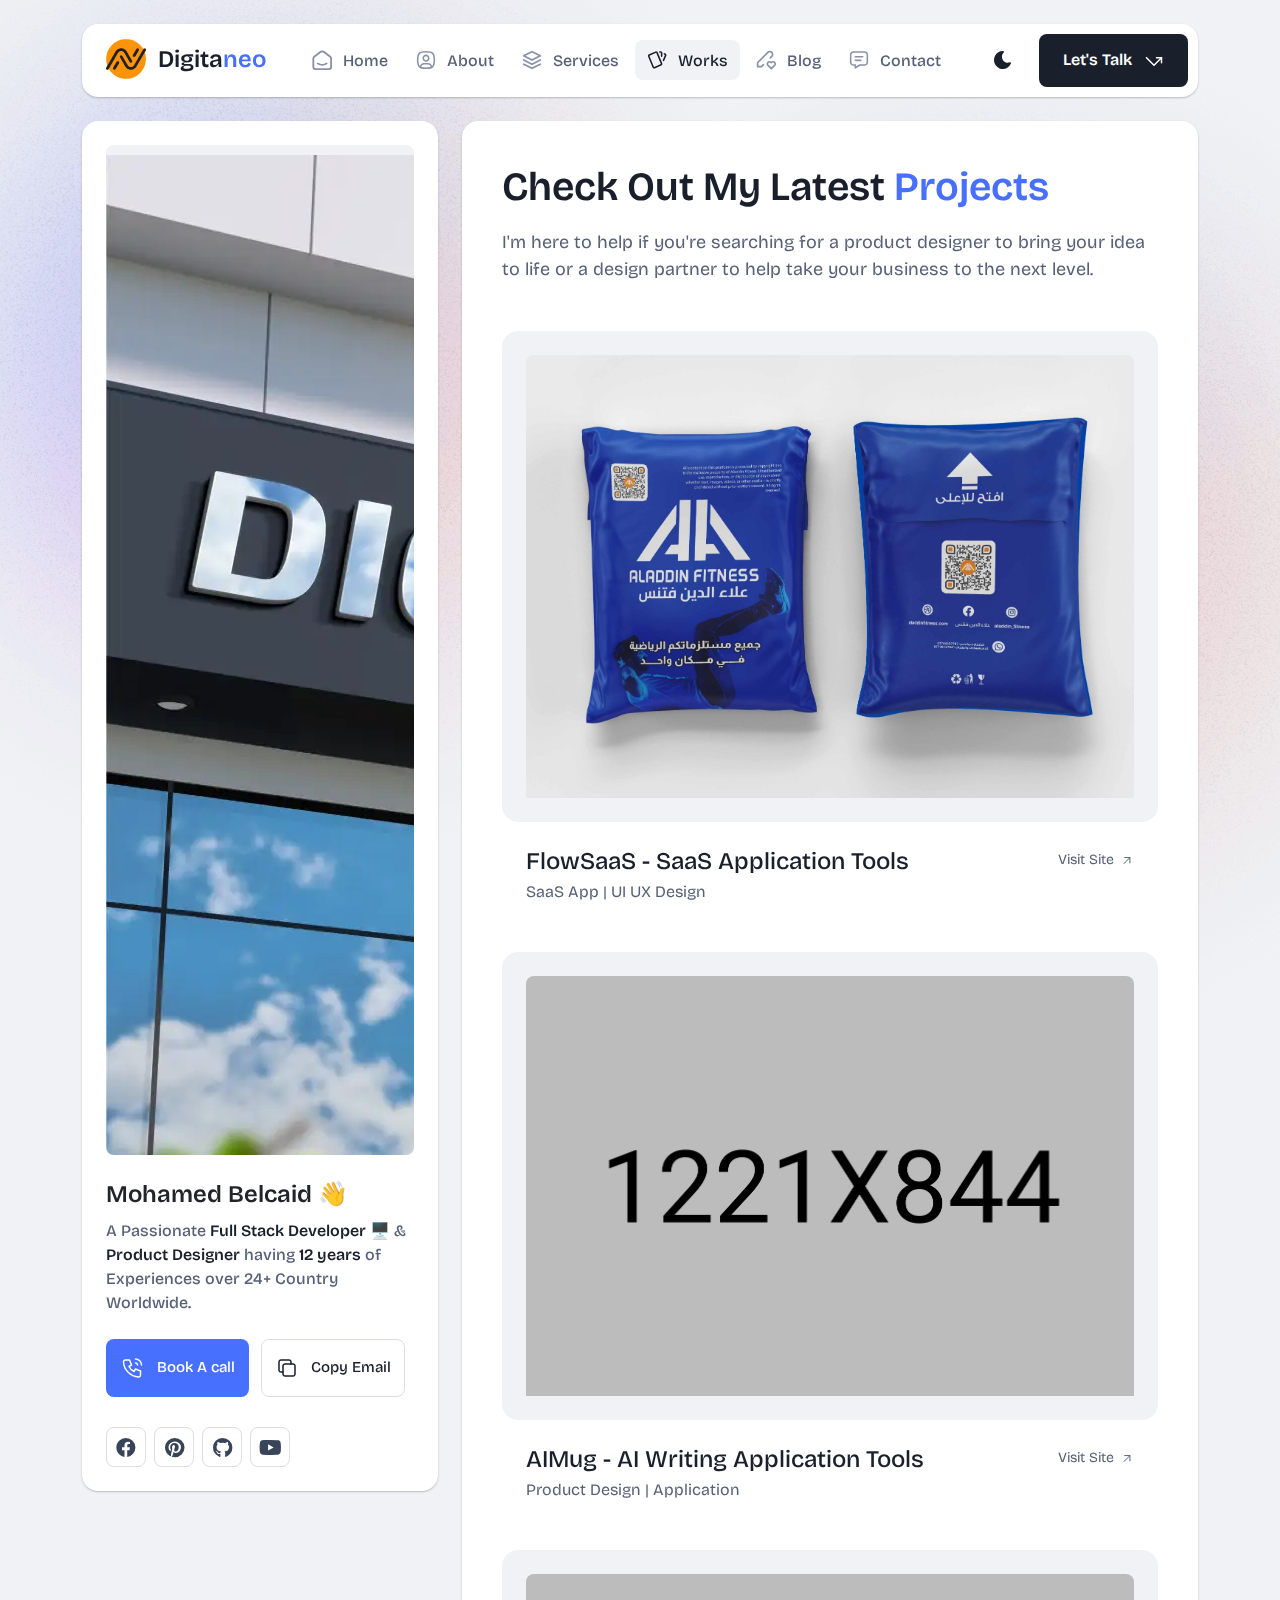
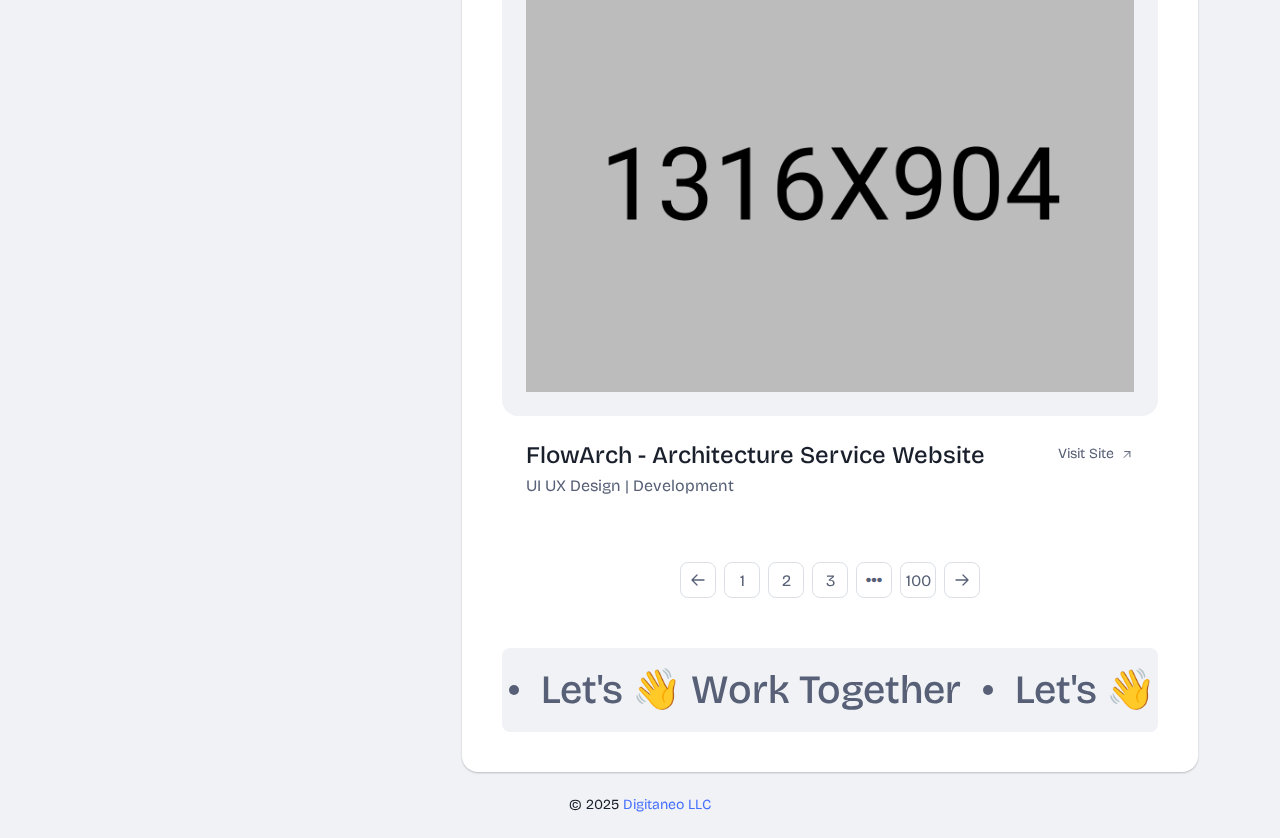
<file: Portfolio/works.html>
<!DOCTYPE html>
<html lang="en">

<head>
  <meta charset="UTF-8">
  <meta http-equiv="X-UA-Compatible" content="IE=edge">
  <title>Portfolio - Digitaneo Portfolio</title>
  <meta name="description" content="Bentofolio - Bootstrap Personal Portfolio Template">
  <meta name="viewport" content="width=device-width, initial-scale=1">

  <link rel="shortcut icon" type="image/x-icon" href="../assets/img/favicon.svg">
  <!-- Place favicon.ico in the root directory -->

  <!-- CSS here -->
  <link rel="stylesheet" href="../assets/css/bootstrap.min.css">
  <link rel="stylesheet" href="../assets/fontawsome/css/all.min.css">
  <link rel="stylesheet" href="../assets/fontawsome/css/fontawesome.min.css">
  <link rel="stylesheet" href="../assets/css/slick.css">
  <link rel="stylesheet" href="../assets/css/magnific-popup.css">
  <link rel="stylesheet" href="../assets/css/style.css">
  <link rel="stylesheet" href="../assets/css/responsive.css">

</head>

<body>
  <div id="page-content">
    <!-- header part start -->
    <header class="header-area">
      <nav class="navbar">
        <div class="container">
          <div class="menu-container">
            <div class="logo">
              <a class="navbar-brand me-0" href="../index.html">
                <svg width="40" height="40" viewBox="0 0 2048 2048">
  <defs>
    <style>
		.s0 { fill: #fd9308 } 
		.s1 { fill: #202020 } 
	</style>
  </defs>
  <path id="Layer" class="s0" d="m996 7h61l40 2 36 3 40 5 42 7 43 9 43 11 42 13 35 12 35 14 21 9 33 15 30 15 23 13 20 11 26 16 36 24 17 12 19 14 18 14 17 14 13 11 14 12 15 14 10 9 42 42 7 8 12 13 9 11 10 11 11 14 10 12 12 16 14 19 14 20 17 26 16 26 11 19v2h2l2-5 7-11 6-7 13-10 10-5 11-3 6-1h20l14 3 9 4 11 7 10 11 9 16 8 20v18l-6 14-13 23-14 25-12 21-15 26-5 9 1 6 12 36 13 46 10 42 8 42 7 49 4 40 2 30 1 28v45l-2 49-3 37-6 47-7 41-8 38-10 39-12 40-10 30-14 37-16 38-18 38-16 31-13 23-13 22-14 22-16 24-14 20-12 16-13 17-13 16-9 11-13 15-12 13-7 8-14 15-33 33-8 7-7 7-8 7-28 24-14 11-15 12-16 12-18 13-33 22-19 12-20 12-23 13-28 15-24 12-36 16-26 11-35 13-36 12-30 9-52 13-40 8-38 6-41 5-36 3-17 1-33 [base64] 7-9 12-6 7-11 9-14 8-13 4h-24l-12-5-13-7-9-7-8-7-11-15-6-11v-26l8-16 11-23 12-23 16-27 10-17 11-18-1-10-12-36-12-42-10-42-9-46-7-49-4-41-2-32-1-28v-43l2-46 3-35 4-34 7-45 7-35 9-38 10-36 12-38 15-41 12-29 11-25 17-35 10-20 13-23 15-26 15-24 17-25 12-17 13-18 14-18 13-16 11-13 9-11 14-15 7-8 12-13 35-35 8-7 14-13 8-7 14-12 17-14 14-11 21-16 17-12 23-16 16-10 19-12 22-13 27-15 29-15 34-16 38-16 29-11 38-13 41-12 44-11 45-9 45-7 36-4 42-3z"/>
  <path id="Layer" class="s1" d="m738 478h79l33 6 29 8 21 8 22 10 21 12 21 14 14 11 13 11 10 9 21 21 7 8 11 13 15 20 11 17 14 24 16 29 29 49 17 29 28 49 15 27 10 17 15 27 16 28 14 25 14 24 28 50 10 17 14 25 12 21 10 18 6 12 5 14 2 9v15l-4 16-4 9-6 10-4 5-12 9-16 7-12 3-15 1-16-3-9-4-11-7-7-7-9-11-14-21-17-29-16-27-14-24-17-29-14-24-15-26-14-24-32-56-15-26-16-28-14-24-15-26-14-24-20-34-21-35-13-21-10-16-9-12-9-10-8-8-15-11-18-10-16-7-15-5-25-6-19-3-12-1h-14l-21 2-22 5-22 8-17 9-13 10-13 12-23 23-18 22-10 16-15 26-14 24-13 23-13 22-14 24-15 26-40 70-15 26-14 24-11 19-9 15-13 22-15 25-14 24-10 17-12 21-12 22-10 18-16 29-9 15-14 23-10 16-14 24-13 23-14 25-13 23-22 38-10 17-15 25-17 29-14 24-10 17-10 18-5 8-7 11-8 10-5 6-11 9-14 8-13 4h-24l-12-5-13-7-9-7-8-7-11-15-6-11v-26l8-16 11-23 12-23 16-27 10-17 11-18 4-8 10-16 16-28 14-25 10-17 14-25 13-22 16-28 10-17 17-28 15-25 15-26 15-27 26-46 15-27 16-27 15-26 17-29 16-27 16-28 14-24 12-21 15-26 16-27 14-25 15-26 14-24 15-26 12-21 12-20 8-12 11-14 12-13 7-8 8-7 11-11 11-9 14-12 19-13 14-9 18-10 21-10 22-8 36-9z"/>
  <path id="Layer" class="s1" d="m1967 483h20l14 3 9 4 11 7 10 11 9 16 8 20v18l-6 14-13 23-14 25-12 21-15 26-11 20-9 15-11 19-28 48-15 26-16 27-9 16-10 17-12 21-10 17-28 48-11 19-42 72-8 14-14 24-16 28-45 78-14 24-16 28-15 26-14 24-13 23-14 24-9 16-10 17-17 29-16 26-9 14-8 11-13 16-14 15-8 8-11 9-13 11-19 13-17 11-21 12-27 13-24 9-21 6-26 5-23 3h-61l-31-5-24-6-24-8-27-12-22-12-19-12-16-12-14-11-15-14-8-7-11-12-9-10-10-13-14-19-15-23-12-20-15-26-13-23-14-25-14-24-14-25-14-24-14-25-48-84-15-26-76-133-15-29-6-15-2-9v-15l3-12 5-12 8-11 7-7 14-9 13-5 8-2h21l12 3 14 7 10 9 9 10 10 14 15 25 14 24 14 25 10 17 14 24 14 25 42 72 11 19 28 48 17 29 15 26 16 27 30 52 25 45 11 18 10 13 9 11 10 10 14 11 14 9 16 8 15 6 17 5 27 5 9 1h39l26-5 17-5 18-8 16-9 16-12 13-12 12-13 12-16 13-20 17-28 15-26 14-25 10-17 12-21 14-24 30-52 12-21 42-72 15-26 16-27 12-21 14-24 30-52 16-27 12-21 14-24 15-26 14-24 16-28 13-23 14-24 13-23 30-52 44-77 12-20 2-4h2l2-5 7-11 6-7 13-10 10-5 11-3z"/>
  <path id="Layer" class="s1" d="m596 1133h22l15 4 12 6 10 9 7 8 8 15 4 14 1 6v16l-3 15-6 17-10 19-24 40-17 29-13 22-10 17-28 48-15 29-10 17-14 22-13 21-12 20-8 12-11 12-9 7-15 7-23 8-6 1h-11l-9-2-18-11-10-8-7-7-7-11-6-16-1-5v-19l4-16 6-15 8-16 8-15 12-21 30-52 17-29 8-13 19-32 15-25 17-29 13-22 17-28 12-18 11-12 13-9 15-7z"/>
  <path id="Layer" class="s1" d="m1613 477h10l15 2 16 7 13 10 8 10 8 16 3 12 1 7v17l-4 17-5 12-10 18-13 22-28 48-17 29-14 24-20 34-14 24-15 26-17 29-17 28-12 17-9 10-13 10-16 8-15 4h-18l-14-4-12-6-13-11-11-16-6-15-2-8v-21l4-16 6-15 9-17 9-15 17-29 20-34 11-19 12-20 34-58 16-27 17-29 12-20 11-18 9-12 12-12 15-10 14-6 6-2z"/>
                    class="logo-icon" />
                </svg>
                <span>Digita<span class="primary">neo</span></span>
              </a>
            </div>
            <div class="navbar-main d-flex flex-grow-1">
              <div class="logo inner-logo d-block d-xl-none">
                <a class="navbar-brand me-0" href="../index.html">
                  <svg width="40" height="40" viewBox="0 0 2048 2048">
  <defs>
    <style>
		.s0 { fill: #fd9308 } 
		.s1 { fill: #202020 } 
	</style>
  </defs>
  <path id="Layer" class="s0" d="m996 7h61l40 2 36 3 40 5 42 7 43 9 43 11 42 13 35 12 35 14 21 9 33 15 30 15 23 13 20 11 26 16 36 24 17 12 19 14 18 14 17 14 13 11 14 12 15 14 10 9 42 42 7 8 12 13 9 11 10 11 11 14 10 12 12 16 14 19 14 20 17 26 16 26 11 19v2h2l2-5 7-11 6-7 13-10 10-5 11-3 6-1h20l14 3 9 4 11 7 10 11 9 16 8 20v18l-6 14-13 23-14 25-12 21-15 26-5 9 1 6 12 36 13 46 10 42 8 42 7 49 4 40 2 30 1 28v45l-2 49-3 37-6 47-7 41-8 38-10 39-12 40-10 30-14 37-16 38-18 38-16 31-13 23-13 22-14 22-16 24-14 20-12 16-13 17-13 16-9 11-13 15-12 13-7 8-14 15-33 33-8 7-7 7-8 7-28 24-14 11-15 12-16 12-18 13-33 22-19 12-20 12-23 13-28 15-24 12-36 16-26 11-35 13-36 12-30 9-52 13-40 8-38 6-41 5-36 3-17 1-33 [base64] 7-9 12-6 7-11 9-14 8-13 4h-24l-12-5-13-7-9-7-8-7-11-15-6-11v-26l8-16 11-23 12-23 16-27 10-17 11-18-1-10-12-36-12-42-10-42-9-46-7-49-4-41-2-32-1-28v-43l2-46 3-35 4-34 7-45 7-35 9-38 10-36 12-38 15-41 12-29 11-25 17-35 10-20 13-23 15-26 15-24 17-25 12-17 13-18 14-18 13-16 11-13 9-11 14-15 7-8 12-13 35-35 8-7 14-13 8-7 14-12 17-14 14-11 21-16 17-12 23-16 16-10 19-12 22-13 27-15 29-15 34-16 38-16 29-11 38-13 41-12 44-11 45-9 45-7 36-4 42-3z"/>
  <path id="Layer" class="s1" d="m738 478h79l33 6 29 8 21 8 22 10 21 12 21 14 14 11 13 11 10 9 21 21 7 8 11 13 15 20 11 17 14 24 16 29 29 49 17 29 28 49 15 27 10 17 15 27 16 28 14 25 14 24 28 50 10 17 14 25 12 21 10 18 6 12 5 14 2 9v15l-4 16-4 9-6 10-4 5-12 9-16 7-12 3-15 1-16-3-9-4-11-7-7-7-9-11-14-21-17-29-16-27-14-24-17-29-14-24-15-26-14-24-32-56-15-26-16-28-14-24-15-26-14-24-20-34-21-35-13-21-10-16-9-12-9-10-8-8-15-11-18-10-16-7-15-5-25-6-19-3-12-1h-14l-21 2-22 5-22 8-17 9-13 10-13 12-23 23-18 22-10 16-15 26-14 24-13 23-13 22-14 24-15 26-40 70-15 26-14 24-11 19-9 15-13 22-15 25-14 24-10 17-12 21-12 22-10 18-16 29-9 15-14 23-10 16-14 24-13 23-14 25-13 23-22 38-10 17-15 25-17 29-14 24-10 17-10 18-5 8-7 11-8 10-5 6-11 9-14 8-13 4h-24l-12-5-13-7-9-7-8-7-11-15-6-11v-26l8-16 11-23 12-23 16-27 10-17 11-18 4-8 10-16 16-28 14-25 10-17 14-25 13-22 16-28 10-17 17-28 15-25 15-26 15-27 26-46 15-27 16-27 15-26 17-29 16-27 16-28 14-24 12-21 15-26 16-27 14-25 15-26 14-24 15-26 12-21 12-20 8-12 11-14 12-13 7-8 8-7 11-11 11-9 14-12 19-13 14-9 18-10 21-10 22-8 36-9z"/>
  <path id="Layer" class="s1" d="m1967 483h20l14 3 9 4 11 7 10 11 9 16 8 20v18l-6 14-13 23-14 25-12 21-15 26-11 20-9 15-11 19-28 48-15 26-16 27-9 16-10 17-12 21-10 17-28 48-11 19-42 72-8 14-14 24-16 28-45 78-14 24-16 28-15 26-14 24-13 23-14 24-9 16-10 17-17 29-16 26-9 14-8 11-13 16-14 15-8 8-11 9-13 11-19 13-17 11-21 12-27 13-24 9-21 6-26 5-23 3h-61l-31-5-24-6-24-8-27-12-22-12-19-12-16-12-14-11-15-14-8-7-11-12-9-10-10-13-14-19-15-23-12-20-15-26-13-23-14-25-14-24-14-25-14-24-14-25-48-84-15-26-76-133-15-29-6-15-2-9v-15l3-12 5-12 8-11 7-7 14-9 13-5 8-2h21l12 3 14 7 10 9 9 10 10 14 15 25 14 24 14 25 10 17 14 24 14 25 42 72 11 19 28 48 17 29 15 26 16 27 30 52 25 45 11 18 10 13 9 11 10 10 14 11 14 9 16 8 15 6 17 5 27 5 9 1h39l26-5 17-5 18-8 16-9 16-12 13-12 12-13 12-16 13-20 17-28 15-26 14-25 10-17 12-21 14-24 30-52 12-21 42-72 15-26 16-27 12-21 14-24 30-52 16-27 12-21 14-24 15-26 14-24 16-28 13-23 14-24 13-23 30-52 44-77 12-20 2-4h2l2-5 7-11 6-7 13-10 10-5 11-3z"/>
  <path id="Layer" class="s1" d="m596 1133h22l15 4 12 6 10 9 7 8 8 15 4 14 1 6v16l-3 15-6 17-10 19-24 40-17 29-13 22-10 17-28 48-15 29-10 17-14 22-13 21-12 20-8 12-11 12-9 7-15 7-23 8-6 1h-11l-9-2-18-11-10-8-7-7-7-11-6-16-1-5v-19l4-16 6-15 8-16 8-15 12-21 30-52 17-29 8-13 19-32 15-25 17-29 13-22 17-28 12-18 11-12 13-9 15-7z"/>
  <path id="Layer" class="s1" d="m1613 477h10l15 2 16 7 13 10 8 10 8 16 3 12 1 7v17l-4 17-5 12-10 18-13 22-28 48-17 29-14 24-20 34-14 24-15 26-17 29-17 28-12 17-9 10-13 10-16 8-15 4h-18l-14-4-12-6-13-11-11-16-6-15-2-8v-21l4-16 6-15 9-17 9-15 17-29 20-34 11-19 12-20 34-58 16-27 17-29 12-20 11-18 9-12 12-12 15-10 14-6 6-2z"/>
                    class="logo-icon" />
                </svg>
                  <span>Digita<span class="primary">neo</span></span>
                </a>
              </div>
              <ul class="navbar-info mx-auto">
                <li class="nav-item">
                  <a class="nav-link" aria-current="page" href="../index.html">
                    <svg class="nav-icon" viewBox="0 0 15 15" fill="none" xmlns="http://www.w3.org/2000/svg">
                      <path
                        d="M13.475 4.92481L9.03083 1.46814C8.64082 1.16473 8.1608 1 7.66667 1C7.17254 1 6.69251 1.16473 6.3025 1.46814L1.8575 4.92481C1.59037 5.13254 1.37424 5.39858 1.22563 5.7026C1.07701 6.00662 0.99984 6.34058 1 6.67897V12.679C1 13.121 1.17559 13.5449 1.48816 13.8575C1.80072 14.17 2.22464 14.3456 2.66667 14.3456H12.6667C13.1087 14.3456 13.5326 14.17 13.8452 13.8575C14.1577 13.5449 14.3333 13.121 14.3333 12.679V6.67897C14.3333 5.99314 14.0167 5.34564 13.475 4.92481Z"
                        stroke-width="1.4" stroke-linecap="round" stroke-linejoin="round" />
                      <path d="M10.9753 10.1665C9.13359 11.2773 6.14859 11.2773 4.30859 10.1665" stroke-width="1.4"
                        stroke-linecap="round" stroke-linejoin="round" />
                    </svg>

                    <span>Home</span>
                  </a>
                </li>
                <li class="nav-item">
                  <a class="nav-link" href="../about.html">
                    <svg class="nav-icon" viewBox="0 0 18 18" fill="none" xmlns="http://www.w3.org/2000/svg">
                      <path
                        d="M9 9.8335C9.66304 9.8335 10.2989 9.5701 10.7678 9.10126C11.2366 8.63242 11.5 7.99654 11.5 7.3335C11.5 6.67045 11.2366 6.03457 10.7678 5.56573C10.2989 5.09689 9.66304 4.8335 9 4.8335C8.33696 4.8335 7.70107 5.09689 7.23223 5.56573C6.76339 6.03457 6.5 6.67045 6.5 7.3335C6.5 7.99654 6.76339 8.63242 7.23223 9.10126C7.70107 9.5701 8.33696 9.8335 9 9.8335Z"
                        stroke-width="1.4" stroke-linecap="round" stroke-linejoin="round" />
                      <path
                        d="M9 1.5C15 1.5 16.5 3 16.5 9C16.5 15 15 16.5 9 16.5C3 16.5 1.5 15 1.5 9C1.5 3 3 1.5 9 1.5Z"
                        stroke-width="1.4" stroke-linecap="round" stroke-linejoin="round" />
                      <path
                        d="M4 15.7085V15.6668C4 14.7828 4.35119 13.9349 4.97631 13.3098C5.60143 12.6847 6.44928 12.3335 7.33333 12.3335H10.6667C11.5507 12.3335 12.3986 12.6847 13.0237 13.3098C13.6488 13.9349 14 14.7828 14 15.6668V15.7085"
                        stroke-width="1.4" stroke-linecap="round" stroke-linejoin="round" />
                    </svg>
                    About
                  </a>
                </li>
                <li class="nav-item">
                  <a class="nav-link" href="../services.html">
                    <svg class="nav-icon" viewBox="0 0 16 16" fill="none" xmlns="http://www.w3.org/2000/svg">
                      <path d="M7.99967 1.3335L1.33301 4.66683L7.99967 8.00016L14.6663 4.66683L7.99967 1.3335Z"
                        stroke-width="1.4" stroke-linecap="round" stroke-linejoin="round" />
                      <path d="M1.33301 8L7.99967 11.3333L14.6663 8" stroke-width="1.4" stroke-linecap="round"
                        stroke-linejoin="round" />
                      <path d="M1.33301 11.3335L7.99967 14.6668L14.6663 11.3335" stroke-width="1.4"
                        stroke-linecap="round" stroke-linejoin="round" />
                    </svg>
                    Services
                  </a>
                </li>
                <li class="nav-item">
                  <a class="nav-link active" href="../Portfolio/works.html">
                    <svg class="nav-icon" viewBox="0 0 18 17" fill="none" xmlns="http://www.w3.org/2000/svg">
                      <path
                        d="M2.00326 3.99733L7.95159 1.40649C8.04974 1.36442 8.15533 1.34243 8.26212 1.34181C8.3689 1.34119 8.47473 1.36196 8.57337 1.40289C8.67201 1.44382 8.76145 1.50408 8.83642 1.58013C8.9114 1.65617 8.97039 1.74646 9.00992 1.84566L13.1133 11.764C13.1985 11.9651 13.2014 12.1917 13.1213 12.3949C13.0412 12.5982 12.8845 12.7618 12.6849 12.8507L6.73742 15.4415C6.63922 15.4837 6.53356 15.5058 6.42668 15.5065C6.3198 15.5072 6.21387 15.4864 6.11514 15.4455C6.0164 15.4046 5.92688 15.3442 5.85184 15.2681C5.7768 15.192 5.71778 15.1016 5.67826 15.0023L1.57492 5.08316C1.48963 4.88204 1.48673 4.65546 1.56684 4.45222C1.64696 4.24898 1.80367 4.08616 2.00326 3.99733Z"
                        stroke-width="1.4" stroke-linecap="round" stroke-linejoin="round" />
                      <path
                        d="M11.5 1.3335H12.3333C12.5543 1.3335 12.7663 1.42129 12.9226 1.57757C13.0789 1.73385 13.1667 1.94582 13.1667 2.16683V5.0835"
                        stroke-width="1.4" stroke-linecap="round" stroke-linejoin="round" />
                      <path
                        d="M15.6663 3C15.8863 3.09333 16.0997 3.18083 16.3063 3.2625C16.5098 3.34882 16.6706 3.51241 16.7534 3.71729C16.8362 3.92217 16.8343 4.15155 16.748 4.355L14.833 8.83334"
                        stroke-width="1.4" stroke-linecap="round" stroke-linejoin="round" />
                    </svg>
                    Works
                  </a>
                </li>
                <li class="nav-item">
                  <a class="nav-link" href="../Blog/Page-1.html">
                    <svg class="nav-icon" viewBox="0 0 17 16" fill="none" xmlns="http://www.w3.org/2000/svg">
                      <path
                        d="M12.1663 6.16676L13.4163 4.91676C13.6352 4.69789 13.8088 4.43805 13.9273 4.15208C14.0457 3.86612 14.1067 3.55962 14.1067 3.25009C14.1067 2.94056 14.0457 2.63406 13.9273 2.3481C13.8088 2.06213 13.6352 1.80229 13.4163 1.58342C13.1975 1.36455 12.9376 1.19094 12.6517 1.07248C12.3657 0.954033 12.0592 0.893066 11.7497 0.893066C11.4401 0.893066 11.1336 0.954033 10.8477 1.07248C10.5617 1.19094 10.3019 1.36455 10.083 1.58342L1.33301 10.3334V13.6668H4.66634L6.33301 12.0001"
                        stroke-width="1.4" stroke-linecap="round" stroke-linejoin="round" />
                      <path
                        d="M13.0004 15.3335L15.7921 12.5968C15.9633 12.4307 16.0995 12.232 16.1926 12.0124C16.2857 11.7927 16.3339 11.5567 16.3343 11.3181C16.3347 11.0796 16.2873 10.8434 16.1948 10.6235C16.1024 10.4035 15.9669 10.2044 15.7963 10.0377C15.448 9.69712 14.9806 9.50602 14.4935 9.50509C14.0065 9.50415 13.5383 9.69346 13.1888 10.0327L13.0021 10.216L12.8163 10.0327C12.4681 9.69237 12.0008 9.50143 11.5139 9.50049C11.0271 9.49956 10.5591 9.68871 10.2096 10.0277C10.0383 10.1937 9.9021 10.3924 9.80891 10.612C9.71572 10.8316 9.66746 11.0677 9.667 11.3062C9.66653 11.5447 9.71386 11.781 9.80619 12.0009C9.89853 12.2209 10.034 12.4201 10.2046 12.5868L13.0004 15.3335Z"
                        stroke-width="1.4" stroke-linecap="round" stroke-linejoin="round" />
                    </svg>
                    Blog
                  </a>
                </li>
                <li class="nav-item">
                  <a class="nav-link" href="../contact.html">
                    <svg class="nav-icon" viewBox="0 0 18 17" fill="none" xmlns="http://www.w3.org/2000/svg">
                      <path d="M5.66699 5.5H12.3337" stroke-width="1.4" stroke-linecap="round"
                        stroke-linejoin="round" />
                      <path d="M5.66699 8.8335H10.667" stroke-width="1.4" stroke-linecap="round"
                        stroke-linejoin="round" />
                      <path
                        d="M14 1.3335C14.663 1.3335 15.2989 1.59689 15.7678 2.06573C16.2366 2.53457 16.5 3.17045 16.5 3.8335V10.5002C16.5 11.1632 16.2366 11.7991 15.7678 12.2679C15.2989 12.7368 14.663 13.0002 14 13.0002H9.83333L5.66667 15.5002V13.0002H4C3.33696 13.0002 2.70107 12.7368 2.23223 12.2679C1.76339 11.7991 1.5 11.1632 1.5 10.5002V3.8335C1.5 3.17045 1.76339 2.53457 2.23223 2.06573C2.70107 1.59689 3.33696 1.3335 4 1.3335H14Z"
                        stroke-width="1.4" stroke-linecap="round" stroke-linejoin="round" />
                    </svg>
                    Contact
                  </a>
                </li>
              </ul>
              <div class="header-right-info d-flex align-items-center">
                <button class="theme-control-btn">
                  <span class="dark">
                    <svg width="24" height="24" viewBox="0 0 24 24" fill="none" xmlns="http://www.w3.org/2000/svg">
                      <path
                        d="M11.8005 3C10.207 3.0003 8.64356 3.44286 7.27683 4.28049C5.91011 5.11811 4.79139 6.31937 4.04002 7.75612C3.28865 9.19288 2.93281 10.8112 3.01046 12.4386C3.08811 14.0659 3.59633 15.6411 4.48091 16.9963C5.3655 18.3514 6.59326 19.4356 8.03324 20.1333C9.47322 20.8309 11.0714 21.1157 12.6573 20.9574C14.2432 20.7991 15.7573 20.2036 17.0381 19.2344C18.319 18.2652 19.3185 16.9587 19.9301 15.4542C20.2302 14.7162 19.5111 13.9746 18.7875 14.2752C17.5475 14.7888 16.1706 14.8418 14.8963 14.425C13.622 14.0082 12.5308 13.1479 11.8126 11.9937C11.0943 10.8396 10.7943 9.4645 10.9648 8.10764C11.1353 6.75077 11.7655 5.49792 12.7458 4.5669L12.8136 4.4949C13.2986 3.9279 12.913 3.0072 12.1464 3.0072H11.9122L11.8524 3.0018L11.7996 3H11.8005Z"
                        fill="#1A1F2C" />
                    </svg>
                    <small class="theme-text d-block d-xl-none">Change appearance</small>
                  </span>
                  <span class="light">
                    <svg width="24" height="24" viewBox="0 0 24 24" fill="none" xmlns="http://www.w3.org/2000/svg">
                      <path
                        d="M12 19C12.2449 19 12.4813 19.09 12.6644 19.2527C12.8474 19.4155 12.9643 19.6397 12.993 19.883L13 20V21C12.9997 21.2549 12.9021 21.5 12.7272 21.6854C12.5522 21.8707 12.313 21.9822 12.0586 21.9972C11.8042 22.0121 11.5536 21.9293 11.3582 21.7657C11.1627 21.6021 11.0371 21.3701 11.007 21.117L11 21V20C11 19.7348 11.1054 19.4804 11.2929 19.2929C11.4804 19.1054 11.7348 19 12 19Z"
                        fill="#FD7E41" />
                      <path
                        d="M18.3127 16.9099L18.4067 16.9929L19.1067 17.6929C19.2861 17.8729 19.3902 18.1144 19.398 18.3683C19.4057 18.6223 19.3165 18.8697 19.1485 19.0602C18.9804 19.2508 18.7462 19.3702 18.4933 19.3943C18.2403 19.4184 17.9877 19.3454 17.7867 19.1899L17.6927 19.1069L16.9927 18.4069C16.8202 18.2347 16.7165 18.0053 16.7012 17.7619C16.6859 17.5186 16.76 17.278 16.9097 17.0855C17.0593 16.893 17.2741 16.7618 17.5137 16.7166C17.7533 16.6713 18.0012 16.7152 18.2107 16.8399L18.3127 16.9099Z"
                        fill="#FD7E41" />
                      <path
                        d="M7.00747 16.993C7.17965 17.1652 7.28308 17.3943 7.29836 17.6373C7.31364 17.8803 7.23972 18.1206 7.09047 18.313L7.00747 18.407L6.30747 19.107C6.12751 19.2863 5.88604 19.3905 5.63209 19.3982C5.37814 19.406 5.13076 19.3168 4.94019 19.1487C4.74963 18.9807 4.63017 18.7464 4.60607 18.4935C4.58198 18.2406 4.65506 17.988 4.81047 17.787L4.89347 17.693L5.59347 16.993C5.781 16.8055 6.03531 16.7002 6.30047 16.7002C6.56563 16.7002 6.81994 16.8055 7.00747 16.993Z"
                        fill="#FD7E41" />
                      <path
                        d="M3.99987 11C4.25475 11.0003 4.4999 11.0979 4.68524 11.2728C4.87057 11.4478 4.9821 11.687 4.99704 11.9414C5.01198 12.1958 4.92919 12.4464 4.7656 12.6418C4.60201 12.8373 4.36996 12.9629 4.11687 12.993L3.99987 13H2.99987C2.74499 12.9997 2.49984 12.9021 2.3145 12.7272C2.12916 12.5522 2.01763 12.313 2.0027 12.0586C1.98776 11.8042 2.07054 11.5536 2.23413 11.3582C2.39772 11.1627 2.62977 11.0371 2.88287 11.007L2.99987 11H3.99987Z"
                        fill="#FD7E41" />
                      <path
                        d="M20.9999 11C21.2547 11.0003 21.4999 11.0979 21.6852 11.2728C21.8706 11.4478 21.9821 11.687 21.997 11.9414C22.012 12.1958 21.9292 12.4464 21.7656 12.6418C21.602 12.8373 21.37 12.9629 21.1169 12.993L20.9999 13H19.9999C19.745 12.9997 19.4998 12.9021 19.3145 12.7272C19.1292 12.5522 19.0176 12.313 19.0027 12.0586C18.9878 11.8042 19.0705 11.5536 19.2341 11.3582C19.3977 11.1627 19.6298 11.0371 19.8829 11.007L19.9999 11H20.9999Z"
                        fill="#FD7E41" />
                      <path
                        d="M6.21264 4.80985L6.30664 4.89285L7.00664 5.59285C7.18599 5.77281 7.29011 6.01429 7.29787 6.26824C7.30562 6.52219 7.21642 6.76957 7.04839 6.96013C6.88036 7.1507 6.64609 7.27016 6.39316 7.29425C6.14024 7.31834 5.88763 7.24526 5.68664 7.08985L5.59264 7.00685L4.89264 6.30685C4.72073 6.13453 4.61757 5.90543 4.6025 5.66248C4.58744 5.41954 4.6615 5.17945 4.8108 4.98721C4.9601 4.79497 5.1744 4.66378 5.41351 4.61824C5.65262 4.57271 5.90013 4.61594 6.10964 4.73985L6.21264 4.80985Z"
                        fill="#FD7E41" />
                      <path
                        d="M19.1071 4.89288C19.2793 5.06508 19.3827 5.29418 19.398 5.5372C19.4132 5.78023 19.3393 6.02048 19.1901 6.21288L19.1071 6.30688L18.4071 7.00688C18.2271 7.18623 17.9856 7.29036 17.7317 7.29811C17.4777 7.30587 17.2304 7.21667 17.0398 7.04864C16.8492 6.8806 16.7298 6.64633 16.7057 6.39341C16.6816 6.14049 16.7547 5.88788 16.9101 5.68688L16.9931 5.59288L17.6931 4.89288C17.8806 4.70541 18.1349 4.6001 18.4001 4.6001C18.6652 4.6001 18.9196 4.70541 19.1071 4.89288Z"
                        fill="#FD7E41" />
                      <path
                        d="M12 2C12.2449 2.00003 12.4813 2.08996 12.6644 2.25272C12.8474 2.41547 12.9643 2.63975 12.993 2.883L13 3V4C12.9997 4.25488 12.9021 4.50003 12.7272 4.68537C12.5522 4.8707 12.313 4.98223 12.0586 4.99717C11.8042 5.01211 11.5536 4.92933 11.3582 4.76573C11.1627 4.60214 11.0371 4.3701 11.007 4.117L11 4V3C11 2.73478 11.1054 2.48043 11.2929 2.29289C11.4804 2.10536 11.7348 2 12 2Z"
                        fill="#FD7E41" />
                      <path
                        d="M12 7C12.9797 6.99994 13.9378 7.28769 14.7553 7.8275C15.5729 8.36731 16.2138 9.1354 16.5986 10.0364C16.9833 10.9373 17.0949 11.9315 16.9195 12.8953C16.7441 13.8592 16.2893 14.7502 15.6118 15.4579C14.9343 16.1655 14.0638 16.6585 13.1085 16.8756C12.1532 17.0928 11.1552 17.0245 10.2383 16.6793C9.3215 16.334 8.52629 15.7271 7.95146 14.9338C7.37663 14.1405 7.04752 13.1958 7.005 12.217L7 12L7.005 11.783C7.06092 10.4958 7.61161 9.27978 8.54222 8.38866C9.47284 7.49754 10.7115 7.00007 12 7Z"
                        fill="#FD7E41" />
                    </svg>
                    <small class="theme-text d-block d-xl-none">Change appearance</small>
                  </span>
                </button>
                <a href="contact.html" class="lets-talk-btn">
                  Let's Talk
                  <svg class="icon" width="20" height="20" viewBox="0 0 20 20" fill="none"
                    xmlns="http://www.w3.org/2000/svg">
                    <path d="M17.5 11.6665V6.6665H12.5" stroke="white" stroke-width="1.5" stroke-linecap="round"
                      stroke-linejoin="round" />
                    <path d="M17.5 6.6665L10 14.1665L2.5 6.6665" stroke="white" stroke-width="1.5"
                      stroke-linecap="round" stroke-linejoin="round" />
                  </svg>
                </a>
              </div>
            </div>
            <div class="mobile-menu-overlay d-block d-lg-none"></div>
            <div class="mobile-menu-control-bar d-block d-xl-none">
              <button class="mobile-menu-control-bar">
                <i class="fas fa-bars"></i>
              </button>
            </div>
          </div>
        </div>
      </nav>
    </header>
    <!-- header part end -->

    <!-- main area part start -->
    <main>

      <section class="content-box-area mt-4">
        <div class="container">
          <div class="row g-4">
            <div class="col-xl-4">
              <div class="card profile-card">
                <div class="card-body">
                  <div class="image text-center">
                    <img src="../assets/img/images/pr1.webp" alt="profile">
                  </div>
                  <div class="text">
                    <h3 class="card-title">Mohamed Belcaid 👋</h3>
                    <p>A Passionate <span>Full Stack Developer</span> 🖥️ & <span>Product Designer</span> having
                      <span>12
                        years</span> of Experiences over 24+
                      Country Worldwide.</p>
                    <div class="common-button-groups">
                      <a class="btn btn-call" href="tel:+212705507060">
                        <svg class="icon" width="25" height="24" viewBox="0 0 25 24" fill="none"
                          xmlns="http://www.w3.org/2000/svg">
                          <path
                            d="M5.5 4H9.5L11.5 9L9 10.5C10.071 12.6715 11.8285 14.429 14 15.5L15.5 13L20.5 15V19C20.5 19.5304 20.2893 20.0391 19.9142 20.4142C19.5391 20.7893 19.0304 21 18.5 21C14.5993 20.763 10.9202 19.1065 8.15683 16.3432C5.3935 13.5798 3.73705 9.90074 3.5 6C3.5 5.46957 3.71071 4.96086 4.08579 4.58579C4.46086 4.21071 4.96957 4 5.5 4Z"
                            stroke="white" stroke-width="1.5" stroke-linecap="round" stroke-linejoin="round" />
                          <path
                            d="M15.5 7C16.0304 7 16.5391 7.21071 16.9142 7.58579C17.2893 7.96086 17.5 8.46957 17.5 9"
                            stroke="white" stroke-width="1.5" stroke-linecap="round" stroke-linejoin="round" />
                          <path d="M15.5 3C17.0913 3 18.6174 3.63214 19.7426 4.75736C20.8679 5.88258 21.5 7.4087 21.5 9"
                            stroke="white" stroke-width="1.5" stroke-linecap="round" stroke-linejoin="round" />
                        </svg>
                        Book A call
                      </a>
                      <button class="btn btn-copy" data-clipboard-text="contact@digitaneo.comm">
                        <svg class="icon" width="24" height="24" viewBox="0 0 24 24" fill="none"
                          xmlns="http://www.w3.org/2000/svg">
                          <path
                            d="M8 10C8 9.46957 8.21071 8.96086 8.58579 8.58579C8.96086 8.21071 9.46957 8 10 8H18C18.5304 8 19.0391 8.21071 19.4142 8.58579C19.7893 8.96086 20 9.46957 20 10V18C20 18.5304 19.7893 19.0391 19.4142 19.4142C19.0391 19.7893 18.5304 20 18 20H10C9.46957 20 8.96086 19.7893 8.58579 19.4142C8.21071 19.0391 8 18.5304 8 18V10Z"
                            stroke-width="1.5" stroke-linecap="round" stroke-linejoin="round" />
                          <path
                            d="M16 8V6C16 5.46957 15.7893 4.96086 15.4142 4.58579C15.0391 4.21071 14.5304 4 14 4H6C5.46957 4 4.96086 4.21071 4.58579 4.58579C4.21071 4.96086 4 5.46957 4 6V14C4 14.5304 4.21071 15.0391 4.58579 15.4142C4.96086 15.7893 5.46957 16 6 16H8"
                            stroke-width="1.5" stroke-linecap="round" stroke-linejoin="round" />
                        </svg>
                        Copy Email
                      </button>
                    </div>
                    <div class="social-media-icon">
                      <ul class="list-unstyled">
                       <li><a href="https://facebook.com/digitaneo"><i class="fab fa-facebook"></i></a></li>
                        <li><a href="https://pinterest.com/digitaneo"><i class="fab fa-pinterest"></i></a></li>
                        <li><a href="https://github.com/Digitaneo"><i class="fab fa-github"></i></a></li>
                        <li><a href="https://www.youtube.com/@Digitaneo"><i class="fab fa-youtube"></i></a></li>
                      </ul>
                    </div>
                  </div>
                </div>
              </div>
            </div>
            <div class="col-xl-8">
              <div class="card content-box-card">
                <div class="card-body portfolio-card">
                  <div class="top-info">
                    <div class="text">
                      <h1 class="main-title">Check Out My Latest <span>Projects</span></h1>
                      <p>I'm here to help if you're searching for a product designer to bring your idea to life or a
                        design partner to help take your business to the next level.</p>
                    </div>
                  </div>
                  <div class="portfolio-area">
                    <div class="row g-4 parent-container">

                      <div class="col-lg-12">
                        <div class="portfolio-item">
                          <div class="image">
                            <img src="../assets/img/projects/project-1.jpg" alt="project-1" class="img-fluid w-100">
                            <a href="../assets/img/projects/project-1.jpg"
                              class="gallery-popup full-image-preview parent-container">
                              <svg class="icon" xmlns="http://www.w3.org/2000/svg" viewBox="0 0 20 20" fill="none"
                                stroke="currentColor" stroke-linecap="round" stroke-linejoin="round" stroke-width="1.5">
                                <path d="M10 4.167v11.666M4.167 10h11.666"></path>
                              </svg>
                            </a>
                          </div>
                          <div class="text">
                            <div class="info">
                              <a href="../works/portfolio-details.html" class="title">FlowSaaS - SaaS Application Tools</a>
                              <p class="subtitle">SaaS App | UI UX Design</p>
                            </div>
                            <div class="visite-btn">
                              <a href="../works/portfolio-details.html">Visit Site
                                <svg class="arrow-up" width="14" height="15" viewBox="0 0 14 15" fill="none"
                                  xmlns="http://www.w3.org/2000/svg">
                                  <path d="M9.91634 4.5835L4.08301 10.4168" stroke-linecap="round"
                                    stroke-linejoin="round"></path>
                                  <path d="M4.66699 4.5835H9.91699V9.8335" stroke-linecap="round"
                                    stroke-linejoin="round"></path>
                                </svg>
                              </a>
                            </div>
                          </div>
                        </div>
                      </div>


                      <div class="col-lg-12">
                        <div class="portfolio-item">
                          <div class="image">
                            <img src="../assets/img/projects/project-2.png" alt="project-2" class="img-fluid w-100">
                            <a href="../assets/img/projects/project-2.png"
                              class="gallery-popup full-image-preview parent-container">
                              <svg class="icon" xmlns="http://www.w3.org/2000/svg" viewBox="0 0 20 20" fill="none"
                                stroke="currentColor" stroke-linecap="round" stroke-linejoin="round" stroke-width="1.5">
                                <path d="M10 4.167v11.666M4.167 10h11.666"></path>
                              </svg>
                            </a>
                          </div>
                          <div class="text">
                            <div class="info">
                              <a href="portfolio-details.html" class="title">AIMug - AI Writing Application Tools</a>
                              <p class="subtitle">Product Design | Application</p>
                            </div>
                            <div class="visite-btn">
                              <a href="portfolio-details.html">Visit Site
                                <svg class="arrow-up" width="14" height="15" viewBox="0 0 14 15" fill="none"
                                  xmlns="http://www.w3.org/2000/svg">
                                  <path d="M9.91634 4.5835L4.08301 10.4168" stroke-linecap="round"
                                    stroke-linejoin="round"></path>
                                  <path d="M4.66699 4.5835H9.91699V9.8335" stroke-linecap="round"
                                    stroke-linejoin="round"></path>
                                </svg>
                              </a>
                            </div>
                          </div>
                        </div>
                      </div>


                      <div class="col-lg-12">
                        <div class="portfolio-item">
                          <div class="image">
                            <img src="../assets/img/projects/project-3.png" alt="project-3" class="img-fluid w-100">
                            <a href="../assets/img/projects/project-3.png"
                              class="gallery-popup full-image-preview parent-container">
                              <svg class="icon" xmlns="http://www.w3.org/2000/svg" viewBox="0 0 20 20" fill="none"
                                stroke="currentColor" stroke-linecap="round" stroke-linejoin="round" stroke-width="1.5">
                                <path d="M10 4.167v11.666M4.167 10h11.666"></path>
                              </svg>
                            </a>
                          </div>
                          <div class="text">
                            <div class="info">
                              <a href="portfolio-details.html" class="title">FlowArch - Architecture Service Website</a>
                              <p class="subtitle">UI UX Design | Development</p>
                            </div>
                            <div class="visite-btn">
                              <a href="portfolio-details.html">Visit Site
                                <svg class="arrow-up" width="14" height="15" viewBox="0 0 14 15" fill="none"
                                  xmlns="http://www.w3.org/2000/svg">
                                  <path d="M9.91634 4.5835L4.08301 10.4168" stroke-linecap="round"
                                    stroke-linejoin="round"></path>
                                  <path d="M4.66699 4.5835H9.91699V9.8335" stroke-linecap="round"
                                    stroke-linejoin="round"></path>
                                </svg>
                              </a>
                            </div>
                          </div>
                        </div>
                      </div>


                    </div>
                    <div class="pagination">
                      <ul class="list-unstyled">
                        <li class="prev">
                          <button>
                            <svg class="icon" xmlns="http://www.w3.org/2000/svg" fill="none" viewBox="0 0 24 24"
                              stroke-width="2" stroke="currentColor">
                              <path stroke-linecap="round" stroke-linejoin="round"
                                d="M10.5 19.5 3 12m0 0 7.5-7.5M3 12h18"></path>
                            </svg>
                          </button>
                        </li>
                        <li><button>1</button></li>
                        <li><button>2</button></li>
                        <li><button>3</button></li>
                        <li>
                          <button class="next-page-btn">
                            <span class="dots"><i class="fas fa-ellipsis-h"></i></span>
                            <span class="next-page">
                              <svg class="icon icon-arrow-right" xmlns="http://www.w3.org/2000/svg" width="24"
                                height="24" viewBox="0 0 24 24" fill="none" stroke="currentColor" stroke-width="2"
                                stroke-linecap="round" stroke-linejoin="round">
                                <path d="m6 17 5-5-5-5"></path>
                                <path d="m13 17 5-5-5-5"></path>
                              </svg>
                            </span>
                            <span class="next-page-number">Next 4 pages</span>
                          </button>
                        </li>
                        <li><button>100</button></li>
                        <li class="next">
                          <button>
                            <svg class="icon" xmlns="http://www.w3.org/2000/svg" fill="none" viewBox="0 0 24 24"
                              stroke-width="2" stroke="currentColor">
                              <path stroke-linecap="round" stroke-linejoin="round"
                                d="M13.5 4.5 21 12m0 0-7.5 7.5M21 12H3"></path>
                            </svg>
                          </button>
                        </li>
                      </ul>
                    </div>
                  </div>

                  <div class="work-together-slider">
                    <div class="slider-main d-flex gap-4 align-items-center">
                      <div class="slider-item">
                        <a href="contact.html">Let's 👋 Work Together</a>
                        <a href="contact.html">Let's 👋 Work Together</a>
                      </div>
                      <div class="slider-item">
                        <a href="contact.html">Let's 👋 Work Together</a>
                        <a href="contact.html">Let's 👋 Work Together</a>
                      </div>
                    </div>
                  </div>
                </div>
              </div>
            </div>
          </div>
        </div>
      </section>

      <!-- background shape area start -->
      <div class="background-shapes">
        <div class="shape-1 common-shape">
          <img src="../assets/img/bg/banner-shape-1.png" alt="banner-shape-1">
        </div>
        <div class="shape-2 common-shape">
          <img src="../assets/img/bg/banner-shape-1.png" alt="banner-shape-1">
        </div>
        <div class="threed-shape-1 move-with-cursor" data-value="1">
          <img src="../assets/img/bg/object-3d-1.png" alt="object-3d-1">
        </div>
        <div class="threed-shape-2 move-with-cursor" data-value="1">
          <img src="../assets/img/bg/object-3d-2.png" alt="object-3d-2">
        </div>
      </div>
      <!-- background shape area end -->
    </main>
    <!-- main area part end -->

    <!-- footer part start -->
    <footer class="footer-area">
      <div class="container">
        <div class="text text-center">
         <p>© 2025 <a href="#"> Digitaneo LLC</a></p>
        </div>
      </div>
    </footer>
    <!-- footer part end -->
  </div>

  <!-- JS here -->
  <script src="../assets/js/vendor/jquery-3.6.0.min.js"></script>
  <script src="../assets/js/bootstrap.bundle.min.js"></script>
  <script src="../assets/js/jquery.magnific-popup.min.js"></script>
  <script src="../assets/js/ajax-form.js"></script>
  <script src="../assets/js/clipboard.min.js"></script>
  <script src="../assets/js/slick.min.js"></script>
  <script src="../assets/js/script.js"></script>
</body>


</html>
</file>
<file: assets/css/responsive.css>
@media (max-width:1399.98px) {
  .common-button-groups .btn {
    padding: 16px 13px;
    font-size: 15px;
  }

  .card-title {
    gap: 15px;
  }

  .background-shapes .threed-shape-1 {
    display: none;
  }

  .background-shapes .threed-shape-2 {
    display: none;
  }

  .work-experiance-card .work-experiance-slider li {
    display: flex !important;
    gap: 5px;
  }

  .work-experiance-card .work-experiance-slider li .date {
    margin-right: 30px;
  }

  .content-box-card .working-with-area .working-with-main {
    gap: 16px;
  }

  .article-publications-item .text .title {
    font-size: 20px;
  }

  .services .services-item {
    height: 100%;
  }

  .content-box-card .frequently-asked-questions .accordion-button {
    font-size: 18px;
    line-height: 1.5em;
  }

  .content-box-card .frequently-asked-questions .accordion-button {
    padding: 20px 24px;
  }

  .content-box-card .frequently-asked-questions .accordion-body p {
    font-size: 16px;
  }

  .portfolio-area .portfolio-item .image {
    padding: 24px;
  }

  .article-details-area .article-details-text .main-title {
    font-size: 24px;
    line-height: 1.3em;
  }

  .article-details-area .article-details-text p {
    font-size: 16px;
  }

  .article-details-area .article-details-text blockquote p {
    font-size: 16px;
  }

  .article-details-area .article-details-text .listed-info li {
    font-size: 16px;
    padding-bottom: 10px;
  }

  .leave-comments-area .comments-box {
    padding: 24px;
  }
}

@media (max-width:1199.98px) {
  .navbar .navbar-main {
    position: fixed;
    top: 0;
    left: -260px;
    width: 260px;
    height: 100%;
    background-color: var(--white);
    z-index: 9999;
    padding: 24px;
    transition: all linear 0.2s;
  }

  .header-area .container .navbar-main {
    flex-direction: column;
    overflow-y: auto;
  }

  .header-area .container .inner-logo {
    width: 100%;
    padding: 0 10px;
  }

  .header-area .container .navbar-info {
    margin: 0;
    margin-top: 26px;
    margin-bottom: 30px;
    width: 100%;
  }

  .header-area .navbar-info .nav-item {
    margin-bottom: 8px;
    display: block;
  }

  .header-area .header-right-info .lets-talk-btn {
    display: block;
    width: 100%;
  }

  .header-right-info {
    display: block !important;
    margin-top: auto;
    width: 100%;
  }

  .header-area .header-right-info .lets-talk-btn {
    margin-left: 0;
    text-align: center;
  }

  .header-area .header-right-info .theme-control-btn span {
    width: 100%;
    justify-content: flex-start;
    height: 40px;
    padding: 0 15px;
  }

  .header-area .header-right-info .theme-control-btn span small {
    font-size: 14px;
    font-weight: 400;
    color: #576076;
    margin-left: 10px;
  }

  .header-area .header-right-info .theme-control-btn {
    background-color: transparent;
    border: 0;
    width: 100%;
    margin-bottom: 12px;
  }

  .mobile-menu-overlay {
    position: fixed;
    top: 0;
    left: 0;
    width: 100%;
    height: 100%;
    background-color: rgba(14, 16, 24, 0.5);
    z-index: 999;
    visibility: hidden;
    opacity: 0;
    transition: all linear 0.2s;
  }

  .header-area .menu-container {
    justify-content: space-between;
    align-items: center;
    padding: 14px 10px 10px 24px;
  }

  .mobile-menu-overlay.show {
    visibility: visible;
    opacity: 1;
  }

  .profile-card .image {
    aspect-ratio: 6 / 4;
  }

  .profile-card .image img {
    object-fit: cover;
    height: 100%;
  }

  .common-button-groups .btn {
    padding: 16px 24px;
    font-size: 16px;
  }

  .expertise-card {
    height: unset;
  }

  .content-box-card .card-body {
    padding: 24px 24px 24px;
  }

  .content-box-card .top-info {
    display: flex;
    flex-direction: column;
  }

  .content-box-card .available-btn span {
    font-size: 16px;
    display: inline-block;
  }

  .content-box-card .available-btn {
    order: 1;
  }

  .content-box-card .top-info .text {
    order: 2;
  }

  .content-box-card .top-info .text {
    max-width: unset;
  }

  .content-box-card .top-info {
    gap: 24px;
  }

  .content-box-card .top-info .main-title {
    font-size: 30px;
    line-height: 1.2em;
  }

  .content-box-card .top-info p {
    font-size: 18px;
    line-height: 1.5em;
  }

  .content-box-card .top-info p b {
    font-size: 18px;
  }

  .content-box-card .main-common-title {
    font-size: 24px;
    line-height: 1.3em;
  }

  .content-box-card .working-with-area .working-with-main {
    gap: 8px;
  }

  .content-box-card .working-with-area .working-with-main .items {
    width: 60px;
    border-radius: 8px;
    height: 60px;
  }

  .content-box-card .working-with-area .working-with-main .items img {
    width: 32px;
    height: 32px;
  }

  .content-box-card .client-feedback-slider .icon {
    top: -65px;
  }

  .content-box-card .counter-area .counter .counter-item .number {
    font-size: 30px;
    line-height: 1.2em;
  }

  .content-box-card .counter-area .circle-area {
    display: none;
  }

  .content-box-card .top-info {
    margin-bottom: 40px;
  }

  .content-box-card .counter-area {
    margin-bottom: 40px;
  }

  .portfolio-area .portfolio-item .text .info .title {
    font-size: 20px;
    line-height: 1.4em;
  }

  .article-details-card {
    padding-top: 24px !important;
  }

  .contact-card .common-button-groups {
    margin-top: 0px;
    order: 2;
  }

  .portfolio-details-area .more-info-block .more-info-title {
    font-size: 24px;
    margin-bottom: 14px;
  }

  .portfolio-details-area .prev-and-next-btn .btn {
    font-size: 20px;
  }
}

@media (max-width:991.98px) {
  .services-item {
    padding: 16px 13px 16px 13px;
  }

  .content-box-card .working-with-area .working-with-main .items {
    width: 57px;
    height: 57px;
  }

  .article-details-area .article-details-text {
    margin-top: 26px;
  }

  .article-details-area .article-details-text .main-title {
    margin-bottom: 24px;
  }

  .article-details-area .article-details-text .tags-and-share {
    margin-bottom: 40px;
  }

  .leave-comments-area {
    margin-top: 40px;
  }

  .portfolio-details-area .prev-and-next-btn {
    column-gap: 16px;
  }
}

@media (max-width:767.98px) {
  .content-box-card .working-with-area .working-with-main .items {
    width: 73px;
    height: 73px;
  }

  .content-box-card .awards-recognitions .awards-item {
    display: block;
  }

  .content-box-card .awards-recognitions .awards-item .award-name {
    display: block;
  }

  .content-box-card .awards-recognitions .awards-item .award-name .icon {
    margin-bottom: 15px;
  }

  .content-box-card .awards-recognitions .awards-item .project-btn {
    text-align: right;
    margin-top: 15px;
  }

  .content-box-card .awards-recognitions .awards-item .winner-tag {
    margin-top: 15px;
  }

  .content-box-card .work-together-slider a {
    font-size: 30px;
    line-height: 1.2em;
  }

  .portfolio-area .portfolio-item .text .info .title {
    font-size: 18px;
  }

  .portfolio-area .portfolio-item .image {
    padding: 14px;
    border-radius: 8px;
  }

  .article-details-area .article-details-text .tags-and-share {
    display: flex;
    justify-content: space-between;
    gap: 20px;
    align-items: flex-start;
    margin-top: 30px;
    margin-bottom: 60px;
    flex-direction: column;
    justify-content: flex-start;
  }

  .portfolio-details-text {
    flex-direction: column;
  }

  .portfolio-details-text .overview {
    margin-top: 20px;
  }

  .portfolio-details-text .short-info {
    max-width: 100%;
  }

  .portfolio-details-area .prev-and-next-btn {
    column-gap: 16px;
  }
}

@media (max-width:575.98px) {
  .common-button-groups .btn.btn-copy {
    margin-top: 8px;
  }

  .work-experiance-card .work-experiance-slider li {
    flex-direction: column;
  }

  .card-title {
    gap: 6px;
    flex-direction: column;
    align-items: flex-start;
  }

  .services-item {
    height: 100%;
  }

  .services-item {
    padding: 10px 10px 14px 10px;
  }

  .content-box-card .counter-area .counter {
    max-width: 100%;
  }

  .content-box-card .counter-area .counter {
    gap: 26px;
    flex-wrap: wrap;
  }

  .content-box-card .client-feedback .feedback-item .feedback-top-info {
    gap: 25px;
  }

  .content-box-card .client-feedback-slider .icon.left {
    right: unset;
    left: 12px;
  }

  .content-box-card .client-feedback-slider .icon.right {
    left: 58px;
  }

  .client-feedback .main-common-title {
    padding-bottom: 56px;
  }

  .content-box-card .article-publications-slider .icon.left {
    right: unset;
    left: 12px;
  }

  .content-box-card .article-publications-slider .icon.right {
    left: 58px;
  }

  .article-publications .main-common-title {
    padding-bottom: 56px;
  }

  .portfolio-area .portfolio-item .text {
    padding: 24px 0;
    gap: 5px;
    flex-direction: column;
    padding-top: 14px;
  }

  .portfolio-area .portfolio-item .text .info .title {
    border-bottom: none;
  }

  .portfolio-details-area .prev-and-next-btn {
    flex-direction: column;
    row-gap: 12px;
  }

  .portfolio-details-area .prev-and-next-btn .btn {
    width: 100%;
    font-size: 18px;
    height: 64px;
  }
}
</file>
<file: assets/css/style.css>
/*
  Theme Name: Bentofolio - Bootstrap Personal Portfolio Template
  Support: marveltheme@gmail.com
  Description: Bentofolio - Bootstrap Personal Portfolio Template
  Version: 1.0
*/

/* CSS Index
============================
01. Variable CSS
02. Common CSS
03. Header
04. Home
05. About
06. Services
07. Portfolio
08. Blog
09. Contact
10. Footer
11. Theme Control
============================
*/

/*=============================
	1. Google Fonts
===============================*/
@import url('https://fonts.googleapis.com/css2?family=Bricolage+Grotesque:opsz,wght@12..96,300;12..96,400;12..96,500;12..96,600;12..96,700&display=swap');

/*=============================
	01. Variable CSS start
===============================*/

:root {
	--font-family: "Bricolage Grotesque", sans-serif;
	--primary: #4770FF;
	--black: #1A1F2C;
	--light-black: #576076;
	--white: #ffffff;
	--dark-theme-bg: #000;
	--dark-theme-black: #0E1018;
	--dark-theme-white: #f0f2f5;
	--dark-theme-light-white: rgba(240, 242, 245, 0.7);
	--paragraph: #616670;
	--background: #F0F2F5;
	--font-size: 16px;
	--font-weight: 400;
	--line-height: 1.6em;
	--transision: all 0.1s ease-out 0s;
	--border: #DBDFE5;
}

/*=============================
	02. Common CSS start
===============================*/

* {
	margin: 0;
	padding: 0;
	outline: none;
	box-sizing: border-box;
}

body {
	font-family: var(--font-family);
	font-weight: var(--font-weight);
	font-size: var(--font-size);
	line-height: var(--line-height);
	color: var(--black);
	overflow-x: hidden;
	background-color: var(--background);
	padding: 24px 0 24px 0;
	min-height: 100vh;
}

h1,
h2,
h3,
h4,
h5,
h6 {
	margin: 0;
	padding: 0;
}

a,
span,
small {
	display: inline-block;
}

a,
button {
	-webkit-transition: all 0.1s ease-out 0s;
	-moz-transition: all 0.1s ease-out 0s;
	-ms-transition: all 0.1s ease-out 0s;
	-o-transition: all 0.1s ease-out 0s;
	transition: all 0.1s ease-out 0s;
	text-decoration: none;
}

a:focus,
.btn:focus,
button:focus {
	text-decoration: none;
	outline: none;
	box-shadow: none;
}


ul,
ol {
	margin: 0;
	padding: 0;
}

p {
	font-size: var(--font-size);
	font-weight: var(--font-weight);
	line-height: var(--line-height);
	color: var(--paragraph);
	margin: 0;
	padding: 0;
}

.uppercase {
	text-transform: uppercase;
}

.capitalize {
	text-transform: capitalize;
}

*::-moz-selection {
	background: var(--primary);
	color: var(--white);
	text-shadow: none;
}

::-moz-selection {
	background: var(--primary);
	color: var(--white);
	text-shadow: none;
}

::selection {
	background: var(--primary);
	color: var(--white);
	text-shadow: none;
}

.mt-24 {
	margin-top: 24px;
}

.mb-24 {
	margin-bottom: 24px;
}

#page-content {
	display: none;
}

/* background shapes start */
.background-shapes .shape-1 {
	position: fixed;
	top: -20%;
	left: -20%;
	z-index: -1;
}

.background-shapes .shape-2 {
	position: fixed;
	bottom: -20%;
	right: -20%;
	z-index: -1;
}

.background-shapes .common-shape {
	animation: rotateAnimation 60s infinite linear;
}

@keyframes rotateAnimation {
	from {
		transform: rotate(0deg);
	}

	to {
		transform: rotate(360deg);
		/* Rotates the element 360 degrees */
	}
}

.background-shapes .threed-shape-1 {
	position: fixed;
	top: 20%;
	left: 10%;
	z-index: -1;
}

.background-shapes .threed-shape-2 {
	position: fixed;
	bottom: 20%;
	right: 9%;
	z-index: -1;
}

/* card title start */
.card-title {
	font-size: 24px;
	font-weight: 600;
	line-height: 1.333em;
	display: flex;
	align-items: center;
	justify-content: space-between;
	gap: 24px;
}

.card-title .link-btn {
	font-size: 16px;
	font-weight: 400;
	color: var(--primary);
	line-height: 1.5em;
	border-bottom: 1px solid var(--border);
}

.card-title .link-btn:hover {
	border-color: var(--primary);
}

.card-title .link-btn .icon {
	stroke: var(--primary);
}

/*=============================
	03. Header CSS Start
===============================*/

.header-area {
	width: 100%;
	z-index: 99;
	position: sticky;
	top: 0;
}

.header-area .menu-container {
	background-color: var(--white);
	box-shadow: 0 1px 2px 0 rgba(26, 31, 44, 0.25);
	border-radius: 16px;
	padding: 10px 10px 10px 24px;
	display: flex;
	width: 100%;
	align-items: center;
	gap: 15px;
}

.header-area .container .navbar-main {
	display: inline-flex;
	gap: 12px;
	align-items: center;
}

.header-area .container .navbar-brand {
	display: inline-flex;
	gap: 12px;
	align-items: center;
}

.header-area .container .navbar-brand .logo-icon {
	fill: var(--black);
}

.header-area .container .navbar-brand span {
	font-size: 24px;
	font-weight: 600;
	line-height: 1em;
	color: var(--black);
}

.header-area .container .navbar-brand span.primary {
	color: var(--primary);
}

.header-area .navbar {
	padding: 0;
}

.header-area .navbar-expand-lg .navbar-info {
	display: block !important;
}

.header-area .navbar-expand-lg .navbar-info .nav-link {
	padding: 0;
}

.header-area .navbar-info .nav-item {
	position: relative;
	display: inline-block;
}

.header-area .navbar-info .nav-link {
	color: var(--light-black);
	font-size: 16px;
	font-weight: 500;
	line-height: 120%;
	display: flex;
	align-items: center;
	padding: 10px 12px !important;
	border-radius: 8px;
}

.header-area .navbar-info .nav-link .nav-icon {
	stroke: #8991A7;
	width: 20px;
	height: 20px;
	margin-right: 11px;
	transition: var(--transision);
}

.header-area .navbar-info .nav-link.active {
	color: var(--black);
	background-color: var(--background);
}

.header-area .navbar-info .nav-link.active .nav-icon {
	stroke: var(--black);
}

.header-area .navbar-info .nav-item:hover .nav-link {
	background-color: var(--background);
}

.header-area .navbar-info .nav-item:hover .nav-link .nav-icon {
	stroke: var(--black);
}

.header-area .header-right-info .theme-control-btn {
	background-color: transparent;
	border: 0;
}

.header-area .header-right-info .theme-control-btn span {
	width: 40px;
	height: 40px;
	border-radius: 5px;
	background-color: transparent;
	display: flex;
	justify-content: center;
	align-items: center;
	transition: var(--transision);
}

.theme-control-btn .light {
	display: none !important;
}

.dark-theme .theme-control-btn .dark {
	display: none !important;
}

.dark-theme .theme-control-btn .light {
	display: flex !important;
}

.header-area .header-right-info .theme-control-btn span:hover {
	background-color: var(--background);
}

.header-area .header-right-info .lets-talk-btn {
	background-color: var(--black);
	border-radius: 8px;
	padding: 16px 24px;
	font-size: 16px;
	font-weight: 600;
	color: var(--white);
	line-height: 1.2em;
	margin-left: 16px;
}

.header-area .header-right-info .lets-talk-btn:hover {
	background-color: var(--primary);
}

.header-area .header-right-info .lets-talk-btn .icon {
	margin-left: 8px;
}

.header-area .mobile-menu-control-bar .mobile-menu-control-bar {
	background-color: transparent;
	border: 0;
	font-size: 22px;
	margin-top: 2px;
	margin-right: 5px;
}

.navbar-main.show {
	left: 0 !important;
}

/*=============================
	04. Home page CSS Start
===============================*/

.home-area {
	margin-top: 24px;
}

.card {
	border: 0;
	background-color: var(--white);
	box-shadow: 0 1px 2px 0 rgba(26, 31, 44, 0.25);
	border-radius: 16px;
	height: 100%;
}

.card-body {
	padding: 24px;
}

.profile-card .image {
	background-color: var(--background);
	border-radius: 8px;
	overflow: hidden;
}

.profile-card .image img {
	margin-top: 10px;
}

.profile-card .text {
	margin-top: 24px;
}

.profile-card .text p {
	margin-top: 8px;
	color: var(--light-black);
	font-size: 16px;
	font-weight: 500;
	line-height: 1.5em;
}

.profile-card .text p span {
	color: var(--black);
	font-weight: 600;
}

.common-button-groups {
	margin-top: 24px;
}

.common-button-groups .btn {
	background-color: var(--primary);
	border-radius: 8px;
	padding: 16px 24px;
	font-size: 16px;
	font-weight: 500;
	color: var(--white);
	line-height: 1.5em;
	margin-right: 8px;
}

.common-button-groups .btn:hover {
	background-color: #2563EB;
}

.common-button-groups .btn .icon {
	margin-right: 8px;
}

.common-button-groups .btn.btn-call:focus {
	color: var(--white);
	border-color: transparent;
}

.common-button-groups .btn.btn-copy {
	border: 1px solid var(--border);
	background-color: transparent;
	color: var(--black);
	position: relative;
}

.common-button-groups .btn.btn-copy .icon {
	stroke: #1A1F2C;
	transition: var(--transision);
}

.common-button-groups .btn.btn-copy::before {
	position: absolute;
	content: "Copied to clipboard";
	background-color: var(--black);
	font-size: 12px;
	font-weight: 600;
	color: var(--white);
	border-radius: 5px;
	padding: 4px 12px;
	line-height: 14px;
	white-space: nowrap;
	top: -28px;
	left: 50%;
	transform: translateX(-50%);
	display: none;
}

.common-button-groups .btn.btn-copy.active::before {
	display: block !important;
}

.common-button-groups .btn.btn-copy:hover {
	background-color: var(--background);
}

.social-media-icon {
	margin-top: 30px;
}

.social-media-icon ul li {
	display: inline-block;
}

.social-media-icon ul li {
	margin-right: 4px;
}

.social-media-icon ul li a {
	color: #384559;
	font-size: 20px;
	width: 40px;
	height: 40px;
	border-radius: 8px;
	border: 1px solid var(--border);
	text-align: center;
	line-height: 40px;
}

.social-media-icon ul li a:hover {
	color: var(--primary);
}

.card-projects .project-item .image {
	background-color: var(--background);
	padding: 24px;
	padding-bottom: 0;
	border-radius: 8px;
	overflow: hidden;
	position: relative;
}

.card-projects .project-item .image img {
	border-radius: 8px;
	border-bottom-right-radius: 0;
	border-bottom-left-radius: 0;
}

.card-projects .project-item .image .info {
	position: absolute;
	bottom: 0;
	left: 0;
	background-image: linear-gradient(rgba(0, 0, 0, 0), rgba(0, 0, 0, 0.2));
	width: 100%;
}

.card-projects .project-item .image .info .category {
	font-size: 12px;
	font-weight: 500;
	color: var(--primary);
	background-color: var(--white);
	border-radius: 4px;
	padding: 4px 8px;
	margin: 16px;
	line-height: 1.333em;
}

.card-projects .project-item .image .full-image-preview {
	position: absolute;
	top: 50%;
	left: 50%;
	transform: translate(-50%);
	z-index: 9;
	width: 40px;
	height: 40px;
	background-color: var(--white);
	border-radius: 50%;
	text-align: center;
	line-height: 38px;
	color: var(--primary);
	filter: drop-shadow(0 12px 12px rgba(26, 31, 44, 0.25));
	margin-top: -10px;
	transition: var(--transision);
	visibility: hidden;
	opacity: 0;
}

.card-projects .project-item .image .full-image-preview .icon {
	width: 22px;
	height: 22px;
}

.card-projects .project-item .image:hover .full-image-preview {
	visibility: visible;
	opacity: 1;
}

.work-experiance-card {
	overflow: hidden;
	height: 299px;
}

.work-experiance-card .work-experiance-main {
	max-height: 220px;
	overflow: hidden;
	display: flex;
	flex-direction: column;
	gap: 16px;
}

.work-experiance-card .work-experiance-slider {
	animation: scrollY 10s linear infinite;
}

@keyframes scrollY {
	0% {
		transform: translateY(0)
	}

	to {
		transform: translateY(calc(-100% - 1rem))
	}
}

.work-experiance-card .work-experiance-main:hover .work-experiance-slider {
	animation-play-state: paused;
}

.work-experiance-card .work-experiance-slider li+li {
	margin-top: 16px;
}

.work-experiance-card .work-experiance-slider li {
	display: flex !important;
	gap: 30px;
}

.animate-scrollY:hover .work-experiance-slider {
	animation-play-state: paused;
}


.work-experiance-card .work-experiance-slider li .date {
	margin-right: 40px;
}

.work-experiance-card .work-experiance-slider li .date p {
	font-size: 14px;
	font-weight: 500;
	color: var(--light-black);
}

.work-experiance-card .work-experiance-slider li .info {
	display: flex;
	align-items: center;
	gap: 12px;
}

.work-experiance-card .work-experiance-slider li .info .icon {
	border-radius: 8px;
	width: 32px;
	height: 32px;
	background-color: var(--background);
	display: flex;
	justify-content: center;
	align-items: center;
}

.work-experiance-card .work-experiance-slider li .info .icon img {
	width: 20px;
}

.work-experiance-card .work-experiance-slider li .info .text .title {
	font-size: 16px;
	font-weight: 600;
	color: var(--black);
	line-height: 1.5em;
}

.work-experiance-card .work-experiance-slider li .info .text .subtitle {
	font-size: 14px;
	font-weight: 400;
	color: var(--light-black);
	line-height: 1.42em;
}

.expertise-card {
	height: 299px;
}

.expertise-card .expertise-item {
	text-align: center;
}

.expertise-card .expertise-item .image {
	background-color: var(--background);
	border-radius: 8px;
	padding: 14px 10px;
}

.expertise-card .expertise-item .image img {
	width: 32px;
	height: 32px;
}

.expertise-card .expertise-item .text .title {
	font-size: 16px;
	font-weight: 500;
	color: var(--black);
	line-height: 1.5em;
	margin-top: 8px;
}

.services-item {
	background-color: var(--background);
	padding: 16px 16px 24px 16px;
	border-radius: 16px;
}

.services-item .image {
	background-color: var(--white);
	border-radius: 8px;
	padding: 25px 14px;
}

.services-item .text .title {
	font-size: 16px;
	font-weight: 500;
	color: var(--black);
	line-height: 1.5em;
	margin-top: 16px;
}

.lets-talk-together-card .scrolling-info {
	background-color: var(--background);
	overflow: hidden;
	border-radius: 8px;
	height: 56px;
	margin-bottom: 24px;
	display: flex;
	align-items: center;
	overflow: hidden;
	white-space: nowrap;
}

.lets-talk-together-card .scrolling-info p {
	font-size: 18px !important;
	font-weight: 500 !important;
	color: var(--light-black);
	animation: marquee 10s linear infinite;
	margin-right: 10px;
}

.lets-talk-together-card .scrolling-info .slider-item {
	animation: scrolling 12s linear infinite;
}

@keyframes scrolling {
	0% {
		transform: translateX(35%)
	}

	to {
		transform: translateX(calc(-100% - 1.5rem))
	}
}

.lets-talk-together-card .card-title {
	font-size: 40px;
	font-weight: 600;
	color: var(--black);
	line-height: 1.375em;
	display: block;
}

.lets-talk-together-card .link-btn {
	font-size: 16px;
	font-weight: 500;
	color: var(--primary);
	margin-top: 14px;
	border-bottom: 1px solid var(--border);
}

.lets-talk-together-card .link-btn:hover {
	border-color: var(--primary);
}

.lets-talk-together-card .link-btn .icon {
	stroke: var(--primary) !important;
}

/*=============================
	05. About page CSS Start
===============================*/

.content-box-area .profile-card {
	position: sticky;
	top: 94px;
}

.content-box-area .card {
	height: unset;
}

.content-box-card .card-body {
	padding: 48px 40px 40px;
}

.content-box-card .top-info {
	display: flex;
	gap: 40px;
	justify-content: space-between;
	margin-bottom: 48px;
}

.content-box-card .top-info .text {
	flex-grow: 1;
	max-width: 540px;
	width: 100%;
}

.content-box-card .top-info .main-title {
	font-size: 40px;
	font-weight: 600;
	color: var(--black);
	line-height: 0.9em;
	margin-bottom: 24px;
}

.content-box-card .top-info .main-title span {
	color: var(--primary);
}

.content-box-card .top-info p {
	font-size: 24px;
	font-weight: 400;
	color: var(--light-black);
	line-height: 1.333em;
}

.content-box-card .top-info p b {
	font-size: 24px;
	font-weight: 600;
	color: var(--black);
}

.content-box-card .available-btn {
	flex: 0 0 auto;
}

.content-box-card .available-btn span {
	font-size: 18px;
	font-weight: 500;
	color: var(--primary);
	background-color: var(--background);
	padding: 8px 16px 8px 16px;
	border-radius: 8px;
	line-height: 1.5em;
	display: flex;
	align-items: center;
}

.content-box-card .available-btn span i {
	font-size: 8px;
	margin-right: 12px;
	position: relative;
}

.content-box-card .available-btn span i::after {
	position: absolute;
	top: 50%;
	left: 50%;
	transform: translate(-50%, -50%) scale(0);
	width: 100%;
	height: 100%;
	background-color: rgba(71, 112, 255, 0.3);
	border-radius: 50%;
	content: "";
	animation: live 1s ease-in-out infinite;
}

@keyframes live {
	0% {
		transform: translate(-50%, -50%) scale(1)
	}

	100% {
		transform: translate(-50%, -50%) scale(2.4);
		background-color: transparent
	}
}

.content-box-card .counter-area {
	display: flex;
	gap: 30px;
	justify-content: space-between;
	margin-bottom: 50px;
}

.content-box-card .counter-area .counter {
	display: flex;
	gap: 40px;
	max-width: 461px;
	flex-grow: 1;
}

.content-box-card .counter-area .counter .counter-item .number {
	font-size: 40px;
	font-weight: 600;
	color: var(--black);
	line-height: 0.9em;
}

.content-box-card .counter-area .counter .counter-item .subtitle {
	font-size: 16px;
	font-weight: 400;
	color: var(--light-black);
	line-height: 1.5em;
	margin-top: 8px;
}

.content-box-card .counter-area .circle-area {
	margin-top: -30px;
	margin-right: 18px;
}

.content-box-card .counter-area .circle-text {
	flex: 0 0 auto;
	position: relative;
}

.content-box-card .counter-area .circle-text .circle-image {
	position: absolute;
	top: 50%;
	left: 50%;
	transform: translate(-50%, -50%);
	width: 100px;
	height: 100px;
	animation: spin 10s linear infinite;
}

@keyframes spin {
	to {
		transform: translate(-50%, -50%) rotate(1turn)
	}
}

.content-box-card .counter-area .circle-text .arrow-down {
	width: 70px;
	height: 70px;
	background-color: var(--primary);
	border-radius: 50%;
	display: flex;
	justify-content: center;
	align-items: center;
}

.content-box-card .main-common-title {
	font-size: 30px;
	font-weight: 500;
	color: var(--black);
	line-height: 1.2em;
	margin-bottom: 32px;
}

.content-box-card .working-with-area .working-with-main {
	display: flex;
	gap: 19px;
	flex-wrap: wrap;
}

.content-box-card .working-with-area .working-with-main .items {
	border-radius: 16px;
	background-color: var(--background);
	width: 80px;
	height: 80px;
	display: flex;
	justify-content: center;
	align-items: center;
}

.content-box-card .working-with-area .working-with-main .items img {
	width: 48px;
	height: 48px;
}

.content-box-card .client-feedback {
	margin-top: 50px;
}

.content-box-card .client-feedback .feedback-item {
	margin: 0 12px;
	background-color: var(--background);
	padding: 24px;
	border-radius: 8px;
}

.content-box-card .client-feedback .feedback-item .feedback-top-info {
	display: flex;
	align-items: center;
	gap: 30px;
	justify-content: space-between;
	margin-bottom: 20px;
}

.content-box-card .client-feedback .feedback-item .feedback-top-info .rating i {
	color: #FAAD3D;
	font-size: 14px;
}

.content-box-card .client-feedback .feedback-item .feedback-top-info .website a {
	background-color: var(--white);
	font-size: 14px;
	font-weight: 400;
	line-height: 0.9rem;
	padding: 4px 8px;
	border-radius: 4px;
}

.content-box-card .client-feedback .feedback-item .feedback-top-info .website a:hover {
	background-color: var(--primary);
	color: var(--white);
}

.content-box-card .client-feedback .feedback-item .feedback-top-info .website a .arrow-up {
	stroke: var(--primary);
	margin-left: 5px;
}

.content-box-card .client-feedback .feedback-item .feedback-top-info .website a:hover .arrow-up {
	stroke: var(--white);
}

.content-box-card .client-feedback .feedback-item .details {
	margin-bottom: 30px;
}

.content-box-card .client-feedback .feedback-item .details p {
	font-size: 18px;
	font-weight: 400;
	color: var(--black);
	line-height: 1.5em;
}

.content-box-card .client-feedback .feedback-item .designation p {
	font-size: 16px;
	font-weight: 400;
}

.content-box-card .client-feedback .feedback-item .designation p span {
	font-size: 16px;
	font-weight: 500;
	color: var(--black);
}

.content-box-card .client-feedback-slider .icon {
	width: 36px;
	height: 36px;
	border-radius: 8px;
	border: 1px solid var(--border);
	text-align: center;
	line-height: 36px;
	font-size: 13px;
	color: var(--light-black);
	cursor: pointer;
	position: absolute;
	top: -68px;
	background-color: var(--white);
	z-index: 9;
}

.content-box-card .client-feedback-slider .icon.right {
	right: 13px;
}

.content-box-card .client-feedback-slider .icon.left {
	right: 57px;
}

.content-box-card .client-feedback-slider .icon:hover {
	border-color: var(--primary);
	color: var(--primary);
}

.content-box-card .awards-recognitions {
	margin-top: 50px;
}

.content-box-card .awards-recognitions ul li+li {
	margin-top: 18px;
}

.content-box-card .awards-recognitions .awards-item {
	background-color: var(--background);
	border-radius: 8px;
	border: 1px solid transparent;
	padding: 24px;
	display: flex;
	gap: 20px;
	justify-content: space-between;
	align-items: center;
	transition: var(--transision);
}

.content-box-card .awards-recognitions .awards-item .award-name {
	display: flex;
	align-items: center;
	gap: 24px;
	max-width: 300px;
	width: 100%;
}

.content-box-card .awards-recognitions .awards-item .award-name .icon {
	width: 40px;
	height: 40px;
	background-color: var(--white);
	border-radius: 8px;
	display: flex;
	justify-content: center;
	align-items: center;
	transition: var(--transision);
}

.content-box-card .awards-recognitions .awards-item .award-name .icon img {
	width: 24px;
	height: 24px;
}

.content-box-card .awards-recognitions .awards-item .award-name .text .title {
	font-size: 18px;
	font-weight: 500;
	color: var(--black);
	line-height: 1.2em;
}

.content-box-card .awards-recognitions .awards-item .winner-tag {
	flex: 0 0 auto;
	width: 140px;
}

.content-box-card .awards-recognitions .awards-item .winner-tag .title {
	font-size: 16px;
	font-weight: 500;
	color: var(--black);
	display: flex;
	align-items: center;
	gap: 6px;
}

.content-box-card .awards-recognitions .awards-item .winner-tag .title .icon {
	stroke: var(--black);
	width: 20px;
	height: 20px;
}

.content-box-card .awards-recognitions .awards-item .project-btn {
	flex: 0 0 auto;
}

.content-box-card .awards-recognitions .awards-item .project-btn span {
	background-color: var(--white);
	color: var(--black);
	font-size: 14px;
	font-weight: 400;
	line-height: 0.9rem;
	padding: 8px 12px;
	border-radius: 4px;
	border: 0;
	flex: 0 0 auto;
	transition: var(--transision);
}

.content-box-card .awards-recognitions .awards-item .project-btn span .arrow-up {
	stroke: var(--black);
	margin-left: 4px;
}

.content-box-card .awards-recognitions .awards-item:hover {
	background-color: transparent;
	border-color: var(--border);
}

.content-box-card .awards-recognitions .awards-item:hover .project-btn span {
	background-color: var(--background);
	color: var(--primary);
}

.content-box-card .awards-recognitions .awards-item:hover .project-btn span .arrow-up {
	stroke: var(--primary);
}

.content-box-card .awards-recognitions .awards-item:hover .award-name .icon {
	background-color: var(--background);
}

.content-box-card .article-publications {
	margin-top: 50px;
}

.article-publications-item {
	margin: 0 12px;
}

.article-publications-item .image {
	aspect-ratio: 6/4;
	overflow: hidden;
	border-radius: 8px;
	position: relative;
	margin-bottom: 24px;
}

.article-publications-item .image a {
	height: 100%;
}

.article-publications-item .image img {
	object-fit: cover;
	object-position: center;
	width: 100%;
	height: 100%;
	transition: all 0.5s;
}

.article-publications-item .image:hover img {
	transform: scale(1.07);
}

.article-publications-item .image .tags {
	background-color: var(--white);
	font-size: 12px;
	font-weight: 400;
	line-height: 0.9rem;
	padding: 4px 8px;
	border-radius: 4px;
	position: absolute;
	bottom: 16px;
	left: 16px;
	display: inline-block;
	height: unset;
}

.article-publications-item .image .tags:hover {
	background-color: var(--primary);
	color: var(--white);
}

.article-publications-item .text .title {
	font-size: 24px;
	font-weight: 500;
	line-height: 1.3em;
	color: var(--black);
	margin-bottom: 14px;
}

.article-publications-item .text .title:hover {
	color: var(--primary);
}

.article-publications-item .text ul li {
	display: inline-block;
	font-size: 14px;
	font-weight: 400;
	color: rgba(87, 96, 118, 0.5);
	line-height: 1.4em;
	position: relative;
	padding-left: 15px;
	margin-left: 3px;
	padding-right: 5px;
}

.article-publications-item .text ul li::before {
	position: absolute;
	width: 3px;
	height: 3px;
	background-color: rgba(87, 96, 118, 0.5);
	border-radius: 50%;
	content: "";
	top: 50%;
	left: 0;
	transform: translateY(-50%);
}

.content-box-card .article-publications-slider .icon {
	width: 36px;
	height: 36px;
	border-radius: 8px;
	border: 1px solid var(--border);
	text-align: center;
	line-height: 36px;
	font-size: 13px;
	color: var(--light-black);
	cursor: pointer;
	position: absolute;
	top: -68px;
	background-color: var(--white);
	z-index: 9;
}

.content-box-card .article-publications-slider .icon.right {
	right: 13px;
}

.content-box-card .article-publications-slider .icon.left {
	right: 57px;
}

.content-box-card .article-publications-slider .icon:hover {
	border-color: var(--primary);
	color: var(--primary);
}

.content-box-card .work-together-slider {
	background-color: var(--background);
	border-radius: 8px;
	padding: 24px;
	overflow: hidden;
	margin-top: 50px;
}

.content-box-card .work-together-slider .slider-main .slider-item {
	display: flex;
	white-space: nowrap;
	animation: scroll 10s linear infinite;
	gap: 24px;
	align-items: center;
}

.content-box-card .work-together-slider a {
	display: inline-block;
	font-size: 40px;
	font-weight: 500;
	color: var(--light-black);
	line-height: 0.9em;
	position: relative;
	margin: 0 15px;
}

.content-box-card .work-together-slider a::before {
	position: absolute;
	width: 10px;
	height: 10px;
	background-color: var(--light-black);
	border-radius: 50%;
	content: "";
	top: 50%;
	left: -32px;
	transform: translateY(-50%);
}

.content-box-card .work-together-slider a:hover {
	color: var(--black);
}

.content-box-card .work-together-slider .slider-main:hover .slider-item {
	animation-play-state: paused;
}

@keyframes scroll {
	0% {
		transform: translateX(0)
	}

	to {
		transform: translateX(calc(-100% - 1.5rem))
	}
}

/*=============================
	06. services page CSS STart
===============================*/

.services {
	margin-bottom: 50px;
	margin-top: 60px;
}

.services .block-image {
	margin: 50px 0;
	margin-top: 56px;
	border-radius: 8px;
	aspect-ratio: 16 / 9;
	overflow: hidden;
}

.services .block-image img {
	border-radius: 8px;
	object-fit: cover;
	height: 100%;
}

.content-box-card .frequently-asked-questions {
	margin-top: 50px;
}

.content-box-card .frequently-asked-questions .accordion-button:focus {
	box-shadow: none;
}

.content-box-card .frequently-asked-questions .accordion-item {
	border: 0;
	margin: 16px 0;
	border: 1px solid var(--border);
	border-radius: 8px !important;
}

.content-box-card .frequently-asked-questions .accordion-button {
	font-size: 24px;
	font-weight: 500;
	color: var(--black);
	background-color: transparent;
	background-color: var(--background);
	padding: 24px;
	border-radius: 8px;
}

.content-box-card .frequently-asked-questions .accordion-body {
	padding: 24px;
	padding-top: 0;
}

.content-box-card .frequently-asked-questions .accordion-body p {
	font-size: 18px;
	font-weight: 400;
	line-height: 1.5em;
	color: var(--black);
}

.content-box-card .frequently-asked-questions .accordion-button:hover {
	color: var(--light-black);
}

.content-box-card .frequently-asked-questions .accordion-button:not(.collapsed) {
	background-color: transparent;
	box-shadow: none;
	color: var(--primary);
}

.content-box-card .frequently-asked-questions .accordion-button .icon {
	width: 32px;
	height: 32px;
	background-color: var(--white);
	border-radius: 4px;
	display: flex;
	justify-content: center;
	align-items: center;
}

.content-box-card .frequently-asked-questions .accordion-button:not(.collapsed) .icon {
	background-color: var(--background);
}

.content-box-card .frequently-asked-questions .accordion-button:not(.collapsed) .icon .icon-plus {
	display: none;
}

.content-box-card .frequently-asked-questions .accordion-button:not(.collapsed) .icon .icon-minus {
	display: flex !important;
}

.content-box-card .frequently-asked-questions .accordion-button::after {
	display: none;
}

/*=============================
	07. Portfolio page CSS Start
===============================*/

.portfolio-card .top-info {
	display: block;
}

.portfolio-card .top-info .text {
	max-width: unset;
	width: 100%;
}

.portfolio-card .top-info .text p {
	font-size: 18px;
	font-weight: 400;
	line-height: 1.5em;
}

.portfolio-area .portfolio-item .image {
	padding: 40px;
	padding-bottom: 0;
	background-color: var(--background);
	border-radius: 16px;
	position: relative;
}

.portfolio-area .portfolio-item .image img {
	border-radius: 8px;
	border-bottom-right-radius: 0;
	border-bottom-left-radius: 0;
}

.portfolio-area .portfolio-item .image .full-image-preview {
	position: absolute;
	top: 50%;
	left: 50%;
	transform: translate(-50%);
	z-index: 9;
	width: 40px;
	height: 40px;
	background-color: var(--white);
	border-radius: 50%;
	text-align: center;
	line-height: 38px;
	color: var(--primary);
	filter: drop-shadow(0 12px 12px rgba(26, 31, 44, 0.25));
	margin-top: -10px;
	transition: var(--transision);
	visibility: hidden;
	opacity: 0;
}

.portfolio-area .portfolio-item .image .full-image-preview .icon {
	width: 22px;
	height: 22px;
}

.portfolio-area .portfolio-item .image:hover .full-image-preview {
	visibility: visible;
	opacity: 1;
}

.portfolio-area .portfolio-item .text {
	display: flex;
	gap: 30px;
	justify-content: space-between;
	padding: 24px;
}

.portfolio-area .portfolio-item .text .info .title {
	font-size: 24px;
	font-weight: 500;
	color: var(--black);
	line-height: 1.3em;
	border-bottom: 1px solid transparent;
	margin-bottom: 2px;
}

.portfolio-area .portfolio-item .text .info .title:hover {
	color: var(--primary);
	border-color: var(--primary);
}

.portfolio-area .portfolio-item .text .info .subtitle {
	font-size: 16px;
	font-weight: 400;
	line-height: 1.5em;
	color: var(--light-black);
}

.portfolio-area .portfolio-item .text .visite-btn a {
	font-size: 14px;
	font-weight: 400;
	line-height: 1em;
	color: var(--light-black);
}

.portfolio-area .portfolio-item .text .visite-btn a .arrow-up {
	stroke: var(--light-black);
	margin-left: 2px;
}

.portfolio-area .portfolio-item .text .visite-btn a:hover {
	color: var(--primary);
}

.portfolio-area .portfolio-item .text .visite-btn a:hover .arrow-up {
	stroke: var(--primary);
}

.pagination {
	display: flex;
	justify-content: center;
	margin-top: 40px;
}

.pagination ul {
	display: flex;
	align-items: center;
	gap: 8px;
}

.pagination ul li button {
	width: 36px;
	height: 36px;
	border: 1px solid var(--border);
	border-radius: 8px;
	font-size: 16px;
	font-weight: 400;
	color: var(--light-black);
	background-color: var(--white);
	display: flex;
	justify-content: center;
	align-items: center;
}

.pagination ul li button:hover {
	border-color: var(--primary);
	color: var(--primary);
}

.pagination ul li .next-page-btn {
	position: relative;
}

.pagination ul li .next-page-number {
	position: absolute;
	top: -28px;
	left: 50%;
	transform: translateX(-50%);
	white-space: nowrap;
	background-color: var(--black);
	font-size: 12px;
	font-weight: 600;
	color: var(--white);
	border-radius: 5px;
	padding: 4px 12px;
	line-height: 14px;
	display: none;
}

.pagination ul li .next-page {
	display: none;
}

.pagination ul li button .icon {
	width: 16px;
	height: 16px;
	stroke: var(--light-black);
}

.pagination ul li button:hover .icon {
	stroke: var(--primary);
}

.pagination ul li button:hover .next-page {
	display: block;
}

.pagination ul li button:hover .dots {
	display: none;
}

.pagination ul li button .icon-arrow-right {
	width: 20px;
	height: 20px;
	position: relative;
	top: -2px;
}

.pagination ul li button:hover .next-page-number {
	display: block;
}

.portfolio-details-area .main-image {
	border-radius: 10px;
	overflow: hidden;
}

.portfolio-details-area .main-image img {
	width: 100%;
}

.portfolio-details-text {
	display: flex;
	column-gap: 40px;
	justify-content: space-between;
	margin-top: 32px;
}

.portfolio-details-text .short-info {
	max-width: 242px;
	flex: 0 0 auto;
}

.portfolio-details-text .short-info .info-item+.info-item {
	margin-top: 18px;
}

.portfolio-details-text .short-info .info-item .subtitle {
	font-size: 14px;
	font-weight: 500;
	margin-bottom: 4px;
	color: var(--light-black);
}

.portfolio-details-text .short-info .info-item .website {
	font-size: 16px;
	font-weight: 500;
	color: var(--primary);
}

.portfolio-details-text .short-info .info-item .website .arrow-up {
	stroke: var(--primary);
}

.portfolio-details-text .overview p {
	font-size: 15px;
	font-weight: 400;
	margin-bottom: 18px;
}

.portfolio-details-text .overview p b {
	color: var(--black);
}

.portfolio-details-area .inner-images {
	margin: 16px 0;
	margin-bottom: 22px;
}

.portfolio-details-area .inner-images .image-item {
	border-radius: 8px;
	overflow: hidden;
}

.portfolio-details-area .inner-images .image-item img {
	border-radius: 8px;
}

.portfolio-details-area .more-info-block .more-info-title {
	font-size: 32px;
	font-weight: 500;
	line-height: 1.5em;
	margin-bottom: 20px;
}

.portfolio-details-area .more-info-block p {
	font-size: 15px;
	font-weight: 400;
	margin-bottom: 20px;
}

.portfolio-details-area .more-info-block ul {
	margin-bottom: 20px;
}

.portfolio-details-area .more-info-block ul li {
	font-size: 15px;
	font-weight: 400;
	color: var(--paragraph);
}

.portfolio-details-area .more-info-block ul li b {
	color: var(--black);
}

.portfolio-details-area .more-info-block .more-info-subtitle {
	font-size: 18px;
	font-weight: 500;
	margin-bottom: 8px;
}

.portfolio-details-area .prev-and-next-btn {
	display: flex;
	column-gap: 40px;
	margin-top: 35px;
}

.portfolio-details-area .prev-and-next-btn .btn {
	flex-grow: 1;
	height: 70px;
	border: 1px solid var(--border);
	display: flex;
	justify-content: center;
	align-items: center;
	font-size: 24px;
	font-weight: 500;
	color: var(--black);
	width: 50%;
}

.portfolio-details-area .prev-and-next-btn .btn:hover {
	background-color: var(--primary);
	border-color: var(--primary);
	color: var(--white);
}

/*=============================
	08. Blog page CSS Start
===============================*/

.article-area {
	margin-top: -40px !important;
}

.article-area .article-publications-item {
	margin: 0 !important;
	margin-top: 40px !important;
}

.article-details-area .main-image {
	border-radius: 8px;
	aspect-ratio: 16 / 9;
	overflow: hidden;
}

.article-details-area .main-image img {
	border-radius: 8px;
	object-fit: cover;
	height: 100%;
}

.article-details-card {
	padding-top: 40px !important;
}

.article-details-area .article-tags {
	margin-top: 12px;
}

.article-details-area .article-tags li {
	display: inline-block;
	font-size: 14px;
	font-weight: 400;
	color: rgba(87, 96, 118, 0.5);
	line-height: 1.4em;
	position: relative;
	padding-left: 15px;
	margin-left: 3px;
	padding-right: 5px;
}

.article-details-area .article-tags li::before {
	position: absolute;
	width: 3px;
	height: 3px;
	background-color: rgba(87, 96, 118, 0.5);
	border-radius: 50%;
	content: "";
	top: 50%;
	left: 0;
	transform: translateY(-50%);
}

.article-details-area .article-details-text {
	margin-top: 40px;
}

.article-details-area .article-details-text .main-title {
	font-size: 30px;
	font-weight: 500;
	color: var(--black);
	line-height: 1.2em;
	margin-bottom: 32px;
}

.article-details-area .article-details-text p {
	font-size: 18px;
	font-weight: 400;
	line-height: 1.7em;
	margin-bottom: 25px;
}

.article-details-area .article-details-text blockquote {
	border-left: 4px solid var(--primary);
	padding-left: 20px;
}

.article-details-area .article-details-text blockquote p {
	font-size: 18px;
	font-weight: 500;
	font-style: italic;
	color: var(--black);
}

.article-details-area .article-details-text .inner-title {
	margin-top: 40px;
}

.article-details-area .article-details-text .listed-info {
	margin-left: 7px;
}

.article-details-area .article-details-text .listed-info li {
	font-size: 18px;
	font-weight: 400;
	line-height: 1.7em;
	position: relative;
	padding-left: 28px;
	padding-bottom: 15px;
}

.article-details-area .article-details-text .listed-info li::before {
	position: absolute;
	width: 6px;
	height: 6px;
	background-color: #D1D5DB;
	border-radius: 50%;
	content: "";
	top: 12px;
	left: 0;
}

.article-details-area .article-details-text .tags-and-share {
	display: flex;
	justify-content: space-between;
	gap: 30px;
	align-items: center;
	margin-top: 30px;
	margin-bottom: 60px;
}

.article-details-area .article-details-text .tags-and-share .tags {
	display: flex;
	gap: 22px;
	align-items: center;
}

.article-details-area .article-details-text .tags-and-share .title {
	font-size: 18px;
	font-weight: 500;
	color: var(--black);
	line-height: 1.5em;
}

.article-details-area .article-details-text .tags-and-share .tags ul li {
	display: inline-block;
	margin-right: 4px;
}

.article-details-area .article-details-text .tags-and-share .tags ul li a {
	background-color: var(--white);
	border: 1px solid var(--border);
	font-size: 12px;
	font-weight: 400;
	line-height: 0.9rem;
	padding: 4px 8px;
	color: var(--black);
	border-radius: 4px;
}

.article-details-area .article-details-text .tags-and-share .tags ul li a:hover {
	background-color: var(--primary);
	border: 1px solid var(--primary);
	color: var(--white);
}

.article-details-area .article-details-text .tags-and-share .share {
	display: flex;
	gap: 22px;
	align-items: center;
}

.article-details-area .related-post .article-publications-item {
	margin: 0;
}

.leave-comments-area {
	margin-top: 54px;
}

.leave-comments-area .comments-box {
	background-color: var(--background);
	padding: 50px;
	border-radius: 8px;
}

.leave-comments-area .comments-box .form-label {
	font-size: 14px;
	font-weight: 500;
	line-height: 1.4em;
}

.leave-comments-area .comments-box .form-control {
	border-radius: 8px;
	padding: 16px 24px;
	border: 1px solid var(--border);
	font-size: 16px;
	font-weight: 400;
	color: var(--light-black);
}

.leave-comments-area .comments-box .form-control:focus {
	border-color: var(--light-black);
}

.leave-comments-area .comments-box .submit-btn {
	font-size: 16px;
	font-weight: 500;
	color: var(--white);
	background-color: var(--primary);
	padding: 16px 24px;
	width: 100%;
	border: 0;
	border-radius: 8px;
}

.leave-comments-area .comments-box .submit-btn:hover {
	background-color: #2563EB;
}

.leave-comments-area .comments-box .submit-btn .icon {
	stroke: var(--white);
	margin-left: 4px;
}


/*=============================
	09. Contact page CSS Start
===============================*/

.leave-comments-area .comments-box .form-select {
	border-radius: 8px;
	padding: 16px 24px;
	border: 1px solid var(--border);
}

.leave-comments-area .comments-box .form-select:focus {
	border-color: var(--light-black);
}

.contact-map-area {
	aspect-ratio: 16/9;
	border-radius: 8px;
	overflow: hidden;
	margin-top: 56px;
}

.contact-map-area iframe {
	width: 100% !important;
	height: 100% !important;
}

.ajax-response.error {
	margin-top: 20px;
	color: red;
	font-size: 14px;
	font-weight: 500;
	background-color: rgba(255, 0, 0, 0.1);
	border: 1px solid rgba(255, 0, 0, 0.5);
	border-radius: 8px;
	padding: 10px 20px;
}

.ajax-response.success {
	margin-top: 20px;
	color: green;
	background-color: rgba(0, 128, 0, 0.1);
	border: 1px solid rgba(0, 128, 0, 0.5);
	font-weight: 500;
	font-size: 14px;
	font-weight: 500;
	border-radius: 8px;
	padding: 10px 20px;
}

/*=============================
	10. Footer CSS Start
===============================*/

.footer-area {
	padding-top: 24px;
}

.footer-area .text p {
	font-size: 14px;
	font-weight: 400;
	color: var(--black);
	line-height: 1.257em;
}

.footer-area .text p a {
	color: var(--primary);
}

.footer-area .text p a:hover {
	text-decoration: underline;
}

/*=============================
	11. Theme Control CSS Start
===============================*/

.dark-theme {
	background-color: var(--dark-theme-black);
}

.dark-theme .header-area .menu-container,
.dark-theme .header-area .navbar-info .nav-item:hover .nav-link,
.dark-theme .header-area .navbar-info .nav-item .nav-link.active,
.dark-theme .card {
	background-color: var(--dark-theme-bg);
}

.dark-theme .header-area .container .navbar-brand .logo-icon,
.dark-theme .header-area .container .navbar-brand span,
.dark-theme .header-area .navbar-info .nav-item:hover .nav-link .nav-icon,
.dark-theme .header-area .navbar-info .nav-item .nav-link.active .nav-icon {
	fill: var(--white);
	color: var(--white);
}

.dark-theme .header-area .container .navbar-brand span .primary {
	color: var(--primary);
}

.dark-theme .header-area .navbar-info .nav-item:hover .nav-link,
.dark-theme .header-area .navbar-info .nav-item .nav-link.active {
	color: var(--white);
	background-color: var(--dark-theme-black);
}

.dark-theme .header-area .navbar-info .nav-item:hover .nav-link .nav-icon,
.dark-theme .header-area .navbar-info .nav-item .nav-link.active .nav-icon {
	stroke: var(--white);
	fill: none;
}

.dark-theme .header-area .header-right-info .lets-talk-btn {
	background-color: var(--dark-theme-black);
}

.dark-theme .header-area .header-right-info .lets-talk-btn:hover {
	background-color: var(--primary);
}

.dark-theme .header-area .header-right-info .theme-control-btn span:hover {
	background-color: var(--black);
}

.dark-theme .profile-card .image {
	background-color: var(--dark-theme-black);
}

.dark-theme .card-title {
	color: var(--dark-theme-white);
}

.dark-theme .profile-card .text p {
	color: var(--dark-theme-light-white);
}

.dark-theme .profile-card .text p span {
	color: var(--white);
}

.dark-theme .common-button-groups .btn.btn-copy {
	border: 1px solid var(--black);
	color: var(--dark-theme-light-white);
}

.dark-theme .common-button-groups .btn.btn-copy .icon {
	stroke: var(--dark-theme-light-white);
}

.dark-theme .common-button-groups .btn.btn-copy:hover {
	background-color: #1A1F2C;
	color: var(--white);
}

.dark-theme .common-button-groups .btn.btn-copy:hover .icon {
	stroke: var(--white);
}

.dark-theme .social-media-icon ul li a {
	border: none;
	color: #64748B;
	background-color: var(--dark-theme-black);
}

.dark-theme .services-item {
	background-color: var(--dark-theme-black);
}

.dark-theme .services-item .image {
	background-color: var(--dark-theme-bg);
}

.dark-theme .services-item .text .title {
	color: var(--dark-theme-light-white);
}

.dark-theme .card-title .link-btn {
	border-color: var(--light-black);
}

.dark-theme .card-title .link-btn:hover {
	border-color: var(--primary);
}

.dark-theme .card-projects .project-item .image {
	background-color: var(--dark-theme-black);
}

.dark-theme .lets-talk-together-card .scrolling-info {
	background-color: var(--dark-theme-black);
}

.dark-theme .lets-talk-together-card .link-btn {
	border-color: var(--light-black);
}

.dark-theme .lets-talk-together-card .link-btn:hover {
	border-color: var(--primary);
}

.dark-theme .expertise-card .expertise-item .image {
	background-color: var(--dark-theme-black);
}

.dark-theme .expertise-card .expertise-item .text .title {
	color: var(--dark-theme-light-white);
}

.dark-theme .social-media-icon ul li a:hover {
	color: var(--primary);
}

.dark-theme .work-experiance-card .work-experiance-slider li .date p {
	color: var(--dark-theme-light-white);
}

.dark-theme .work-experiance-card .work-experiance-slider li .info .text .title {
	color: var(--dark-theme-light-white);
}

.dark-theme .footer-area .text p {
	color: var(--dark-theme-light-white);
}

.dark-theme .common-button-groups .btn.btn-copy::before {
	background-color: #334155;
}

.dark-theme .work-experiance-card .work-experiance-slider li .info .icon {
	background-color: var(--dark-theme-black);
}

.dark-theme .content-box-card .counter-area .circle-text .circle-image {
	display: none;
}

.dark-theme .content-box-card .counter-area .circle-text .circle-image.circle-image-light {
	display: block !important;
}

.dark-theme .content-box-card .available-btn span {
	background-color: var(--dark-theme-black);
}

.dark-theme .content-box-card .top-info .main-title {
	color: var(--dark-theme-white);
}

.dark-theme .content-box-card .top-info p {
	color: var(--dark-theme-light-white);
}

.dark-theme .content-box-card .top-info p {
	color: var(--dark-theme-light-white);
}

.dark-theme .content-box-card .top-info p b {
	color: var(--white);
}

.dark-theme .content-box-card .counter-area .counter .counter-item .number {
	color: var(--dark-theme-white);
}

.dark-theme .content-box-card .main-common-title {
	color: var(--dark-theme-white);
}

.dark-theme .content-box-card .working-with-area .working-with-main .items {
	background-color: var(--dark-theme-black);
}

.dark-theme .content-box-card .client-feedback .feedback-item {
	background-color: var(--dark-theme-black);
}

.dark-theme .content-box-card .client-feedback .feedback-item .top-info .website a {
	background-color: #000;
}

.dark-theme .content-box-card .client-feedback-slider .icon {
	border-color: var(--black);
	color: var(--light-black);
	background-color: #000;
}

.dark-theme .content-box-card .client-feedback-slider .icon:hover {
	border-color: var(--primary);
	color: var(--primary);
}

.dark-theme .content-box-card .client-feedback .feedback-item .details p {
	color: var(--dark-theme-white);
}

.dark-theme .content-box-card .client-feedback .feedback-item .designation p span {
	color: var(--dark-theme-white);
}

.dark-theme .content-box-card .awards-recognitions .awards-item {
	background-color: var(--dark-theme-black);
}

.dark-theme .content-box-card .awards-recognitions .awards-item:hover {
	background-color: #000;
	border-color: var(--primary);
}

.dark-theme .content-box-card .awards-recognitions .awards-item .award-name .icon {
	background-color: #000;
}

.dark-theme .content-box-card .awards-recognitions .awards-item:hover .icon {
	background-color: var(--dark-theme-black);
}

.dark-theme .content-box-card .awards-recognitions .awards-item .project-btn span {
	background-color: #000;
	color: rgba(240, 242, 245, .7);
}

.dark-theme .content-box-card .awards-recognitions .awards-item .project-btn span .arrow-up {
	stroke: rgba(240, 242, 245, .7);
}

.dark-theme .content-box-card .awards-recognitions .awards-item:hover .project-btn span {
	background-color: var(--dark-theme-black);
	color: var(--primary);
}

.dark-theme .content-box-card .awards-recognitions .awards-item:hover .project-btn span .arrow-up {
	stroke: var(--primary);
}

.dark-theme .content-box-card .awards-recognitions .awards-item .award-name .text .title {
	color: var(--dark-theme-white);
}

.dark-theme .content-box-card .awards-recognitions .awards-item .winner-tag .title {
	color: var(--dark-theme-white);
}

.dark-theme .content-box-card .awards-recognitions .awards-item .winner-tag .title .icon {
	stroke: var(--dark-theme-white);
}

.dark-theme .content-box-card .article-publications-slider .icon {
	border-color: var(--black);
	color: var(--light-black);
	background-color: #000;
}

.dark-theme .content-box-card .article-publications-slider .icon:hover {
	border-color: var(--primary);
	color: var(--primary);
}

.dark-theme .article-publications-item .text .title {
	color: var(--dark-theme-light-white);
}

.dark-theme .article-publications-item .text .title:hover {
	color: var(--primary);
}

.dark-theme .article-publications-item .text ul li {
	color: var(--light-black);
}

.dark-theme .article-publications-item .text ul li::before {
	background-color: var(--light-black);
}

.dark-theme .content-box-card .work-together-slider {
	background-color: var(--dark-theme-black);
}

.dark-theme .content-box-card .work-together-slider a:hover {
	color: var(--white)
}

.dark-theme .content-box-card .available-btn span i::after {
	background-color: rgba(255, 255, 255, 0.3);
}

.dark-theme .content-box-card .frequently-asked-questions .accordion-button {
	color: var(--dark-theme-light-white);
	background-color: var(--dark-theme-black);
}

.dark-theme .content-box-card .frequently-asked-questions .accordion-button:hover {
	color: var(--dark-theme-white)
}

.dark-theme .content-box-card .frequently-asked-questions .accordion-button .icon {
	background-color: #000;
}

.dark-theme .content-box-card .frequently-asked-questions .accordion-item {
	border: 1px solid var(--dark-theme-black);
}

.dark-theme .content-box-card .frequently-asked-questions .accordion-item {
	background-color: #000;
}

.dark-theme .content-box-card .frequently-asked-questions .accordion-button:not(.collapsed) {
	background-color: transparent;
	color: var(--primary);
}

.dark-theme .content-box-card .frequently-asked-questions .accordion-button:not(.collapsed) .icon {
	background-color: var(--dark-theme-black);
}

.dark-theme .content-box-card .frequently-asked-questions .accordion-body p {
	color: var(--dark-theme-white);
}

.dark-theme .portfolio-area .portfolio-item .image {
	background-color: var(--dark-theme-black);
}

.dark-theme .portfolio-area .portfolio-item .text .info .title {
	color: var(--dark-theme-light-white);
}

.dark-theme .portfolio-area .portfolio-item .text .info .title:hover {
	color: var(--primary);
}

.dark-theme .portfolio-area .portfolio-item .text .visite-btn a {
	color: var(--dark-theme-light-white);
}

.dark-theme .portfolio-area .portfolio-item .text .visite-btn a:hover {
	color: var(--primary);
}

.dark-theme .pagination ul li button {
	border-color: var(--black);
	color: var(--light-black);
	background-color: #000;
}

.dark-theme .pagination ul li button:hover {
	border-color: var(--primary);
	color: var(--primary);
}

.dark-theme .pagination ul li .next-page-number {
	background-color: #334155;
}

.dark-theme .leave-comments-area .comments-box {
	background-color: var(--dark-theme-black);
}

.dark-theme .leave-comments-area .comments-box .form-label {
	color: var(--dark-theme-white);
}

.dark-theme .leave-comments-area .comments-box .form-control::placeholder {
	color: var(--dark-theme-light-white);
}

.dark-theme .leave-comments-area .comments-box .form-control {
	background-color: #000;
	border-color: var(--black);
	color: var(--white);
}

.dark-theme .leave-comments-area .comments-box .form-select {
	background-color: #000;
	border-color: var(--black);
	color: var(--dark-theme-light-white);
}

.dark-theme .navbar .navbar-main {
	background-color: #000;
}

.dark-theme .header-area .mobile-menu-control-bar .mobile-menu-control-bar {
	color: var(--dark-theme-light-white);
}

.dark-theme .article-details-area .article-tags li {
	color: var(--light-black);
}

.dark-theme .article-details-area .article-tags li::before {
	background-color: var(--light-black);
}

.dark-theme .article-details-area .article-details-text .main-title {
	color: var(--white);
}

.dark-theme .article-details-area .article-details-text p {
	color: #d1d5db;
}

.dark-theme .article-details-area .article-details-text blockquote {
	color: #f3f4f6;
}

.dark-theme .article-details-area .article-details-text .listed-info li {
	color: #d1d5db;
}

.dark-theme .article-details-area .article-details-text .listed-info li::before {
	background-color: #4B5563;
}

.dark-theme .article-details-area .article-details-text .tags-and-share .title {
	color: var(--dark-theme-white);
}

.dark-theme .article-details-area .article-details-text .tags-and-share .tags ul li a {
	background-color: var(--dark-theme-black);
	border: 1px solid var(--dark-theme-black);
	color: var(--dark-theme-light-white);
}

.dark-theme .article-details-area .article-details-text .tags-and-share .tags ul li a:hover {
	background-color: var(--primary);
	border: 1px solid var(--primary);
	color: var(--white);
}

.dark-theme .portfolio-details-text .overview p {
	color: var(--dark-theme-light-white);
}

.dark-theme .portfolio-details-text .overview p b {
	color: var(--dark-theme-white);
}

.dark-theme .portfolio-details-area .more-info-block p {
	color: var(--dark-theme-light-white);
}

.dark-theme .portfolio-details-area .more-info-block .more-info-title {
	color: var(--dark-theme-white);
}

.dark-theme .portfolio-details-area .more-info-block .more-info-subtitle {
	color: var(--dark-theme-white);
}

.dark-theme .portfolio-details-area .more-info-block ul li {
	color: var(--dark-theme-light-white);
}

.dark-theme .portfolio-details-area .more-info-block ul li b {
	color: var(--dark-theme-white);
}

.dark-theme .portfolio-details-area .prev-and-next-btn .btn {
	background-color: var(--dark-theme-black);
	border: 1px solid var(--black);
	color: var(--light-black);
}

.dark-theme .portfolio-details-area .prev-and-next-btn .btn:hover {
	background-color: var(--primary);
	color: var(--white);
}
</file>
